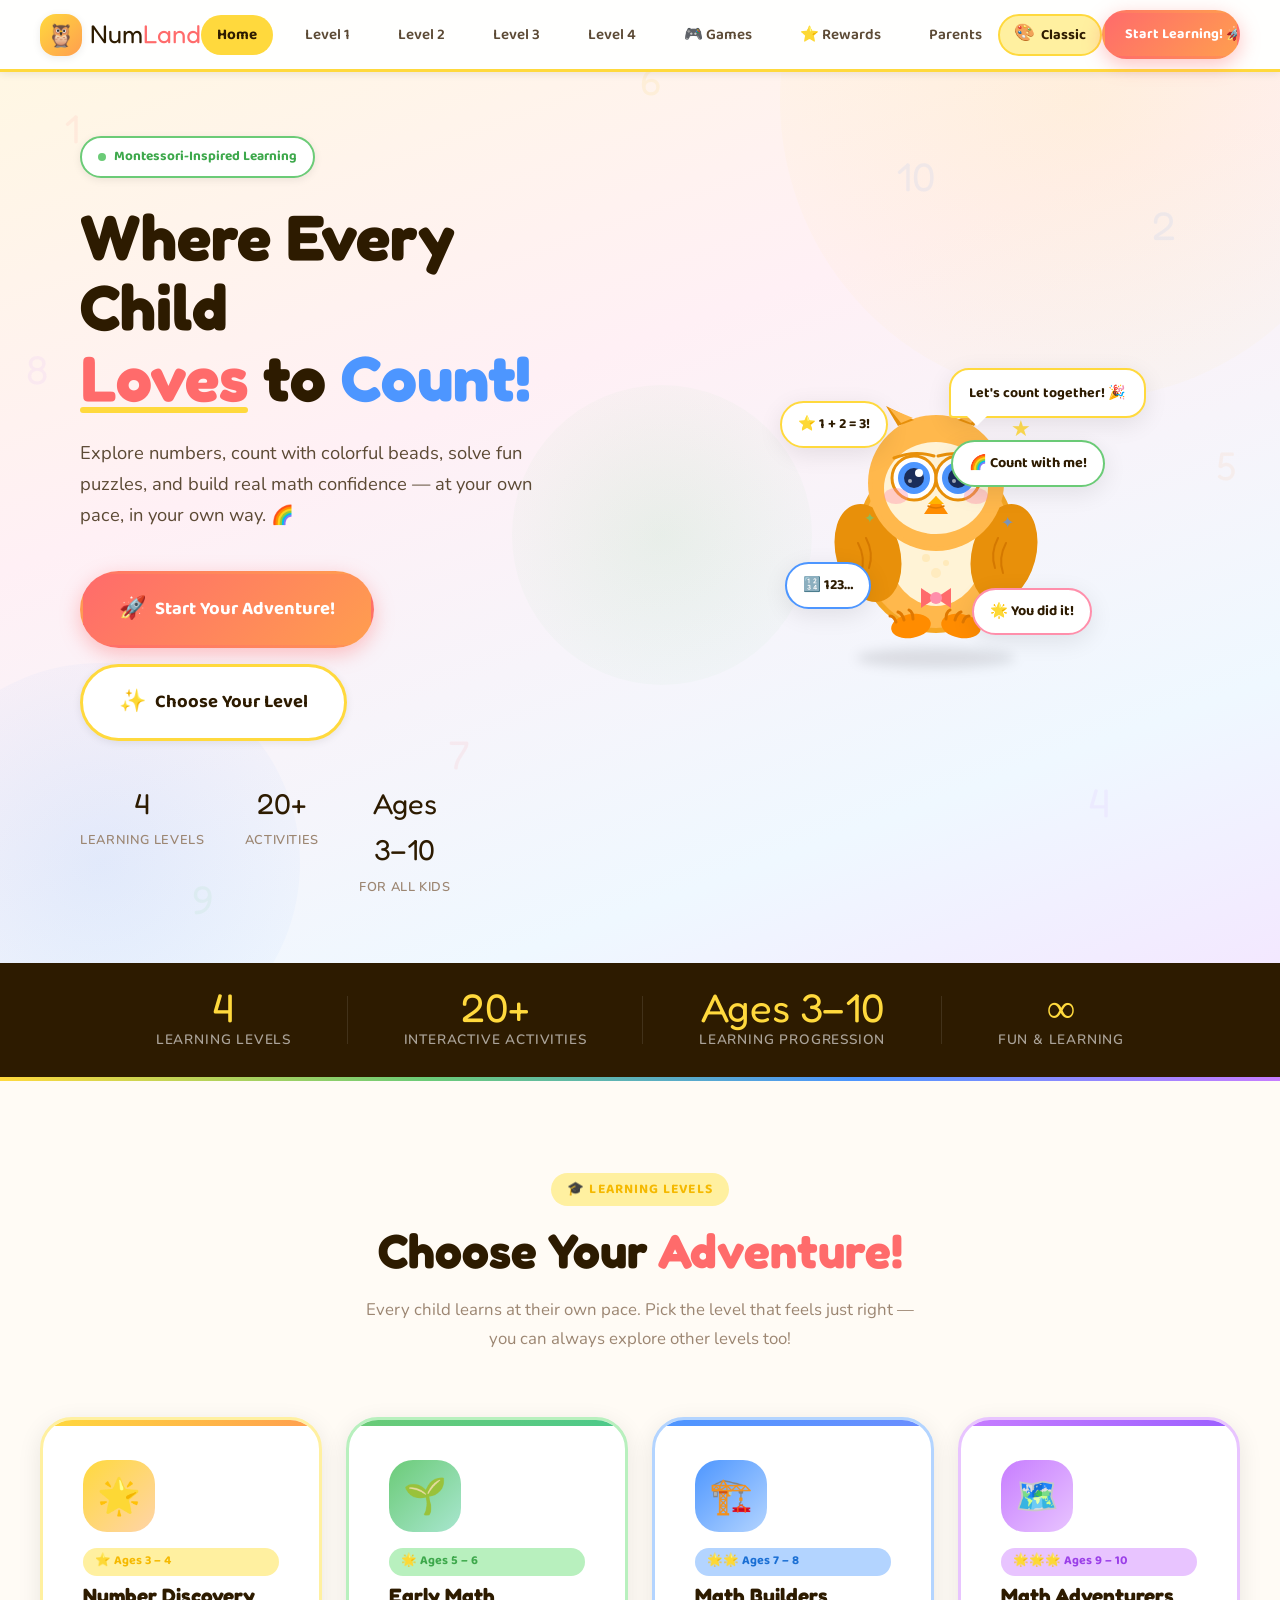
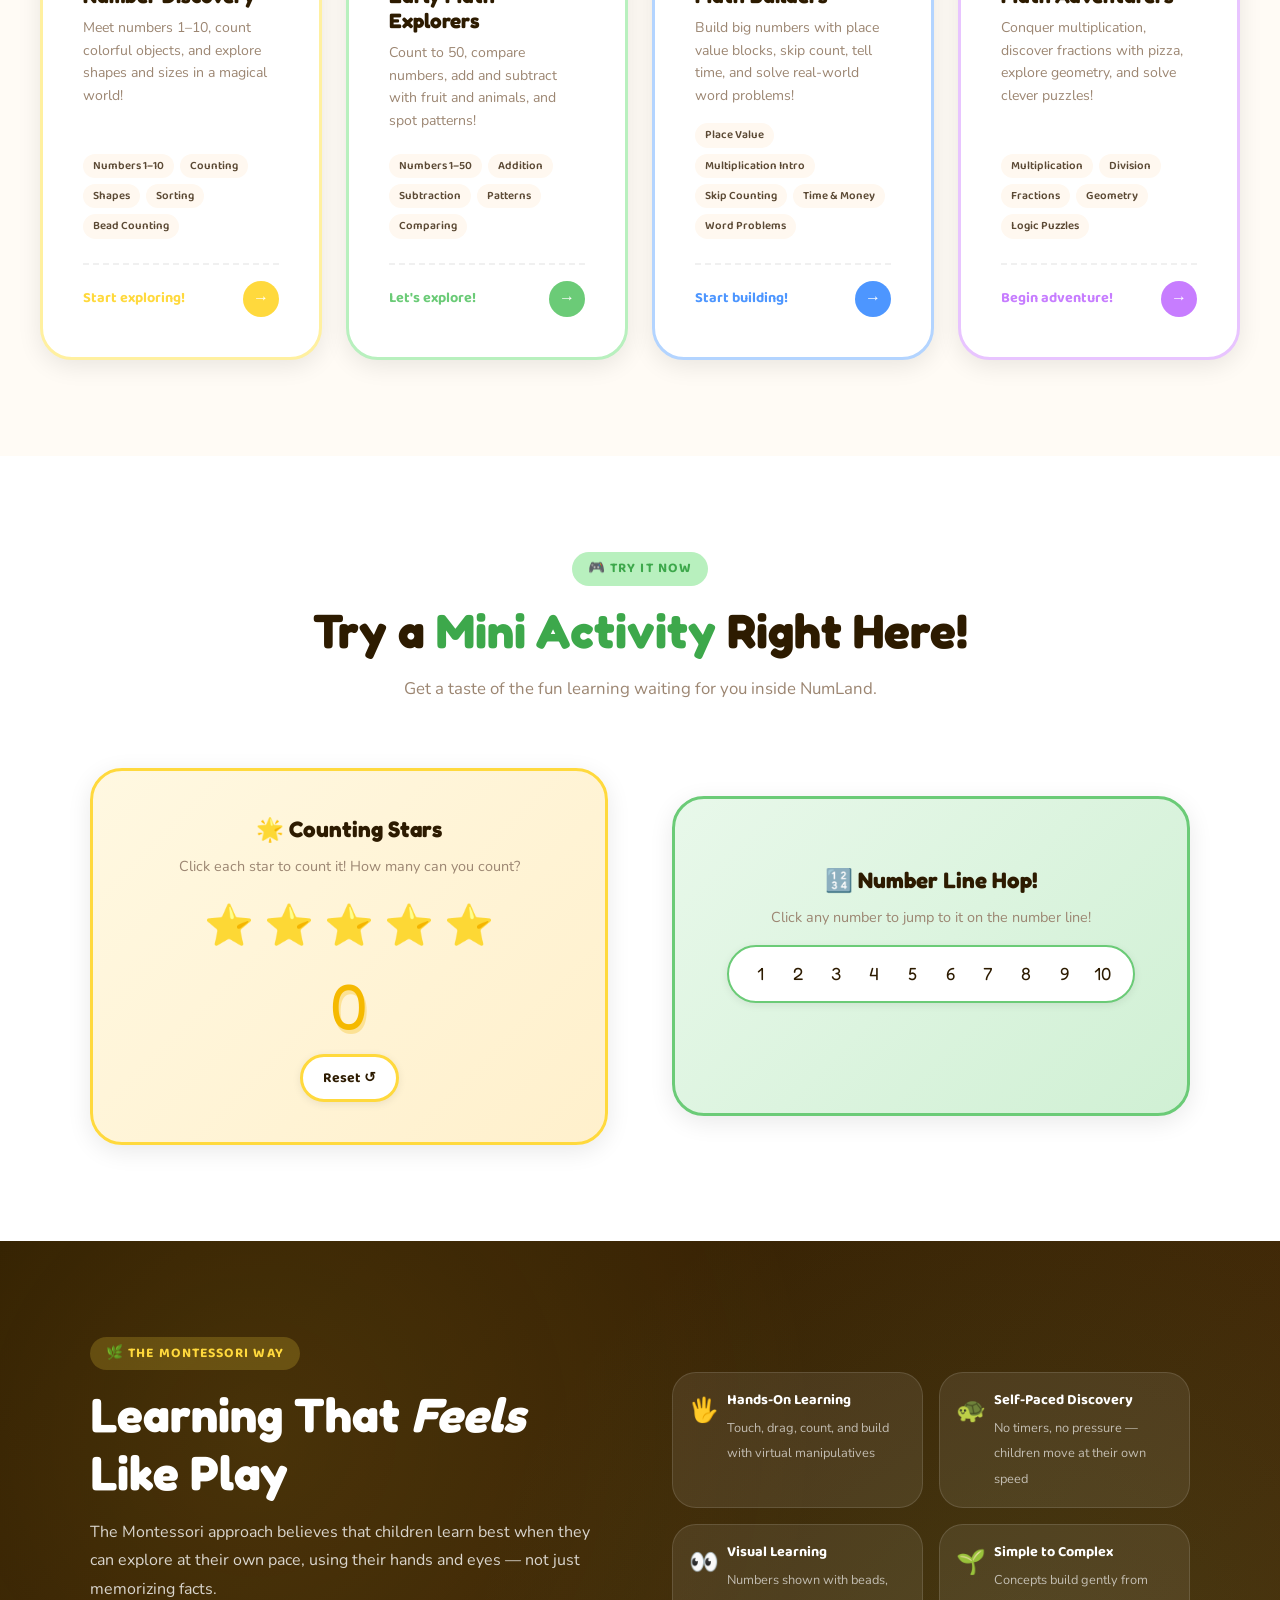
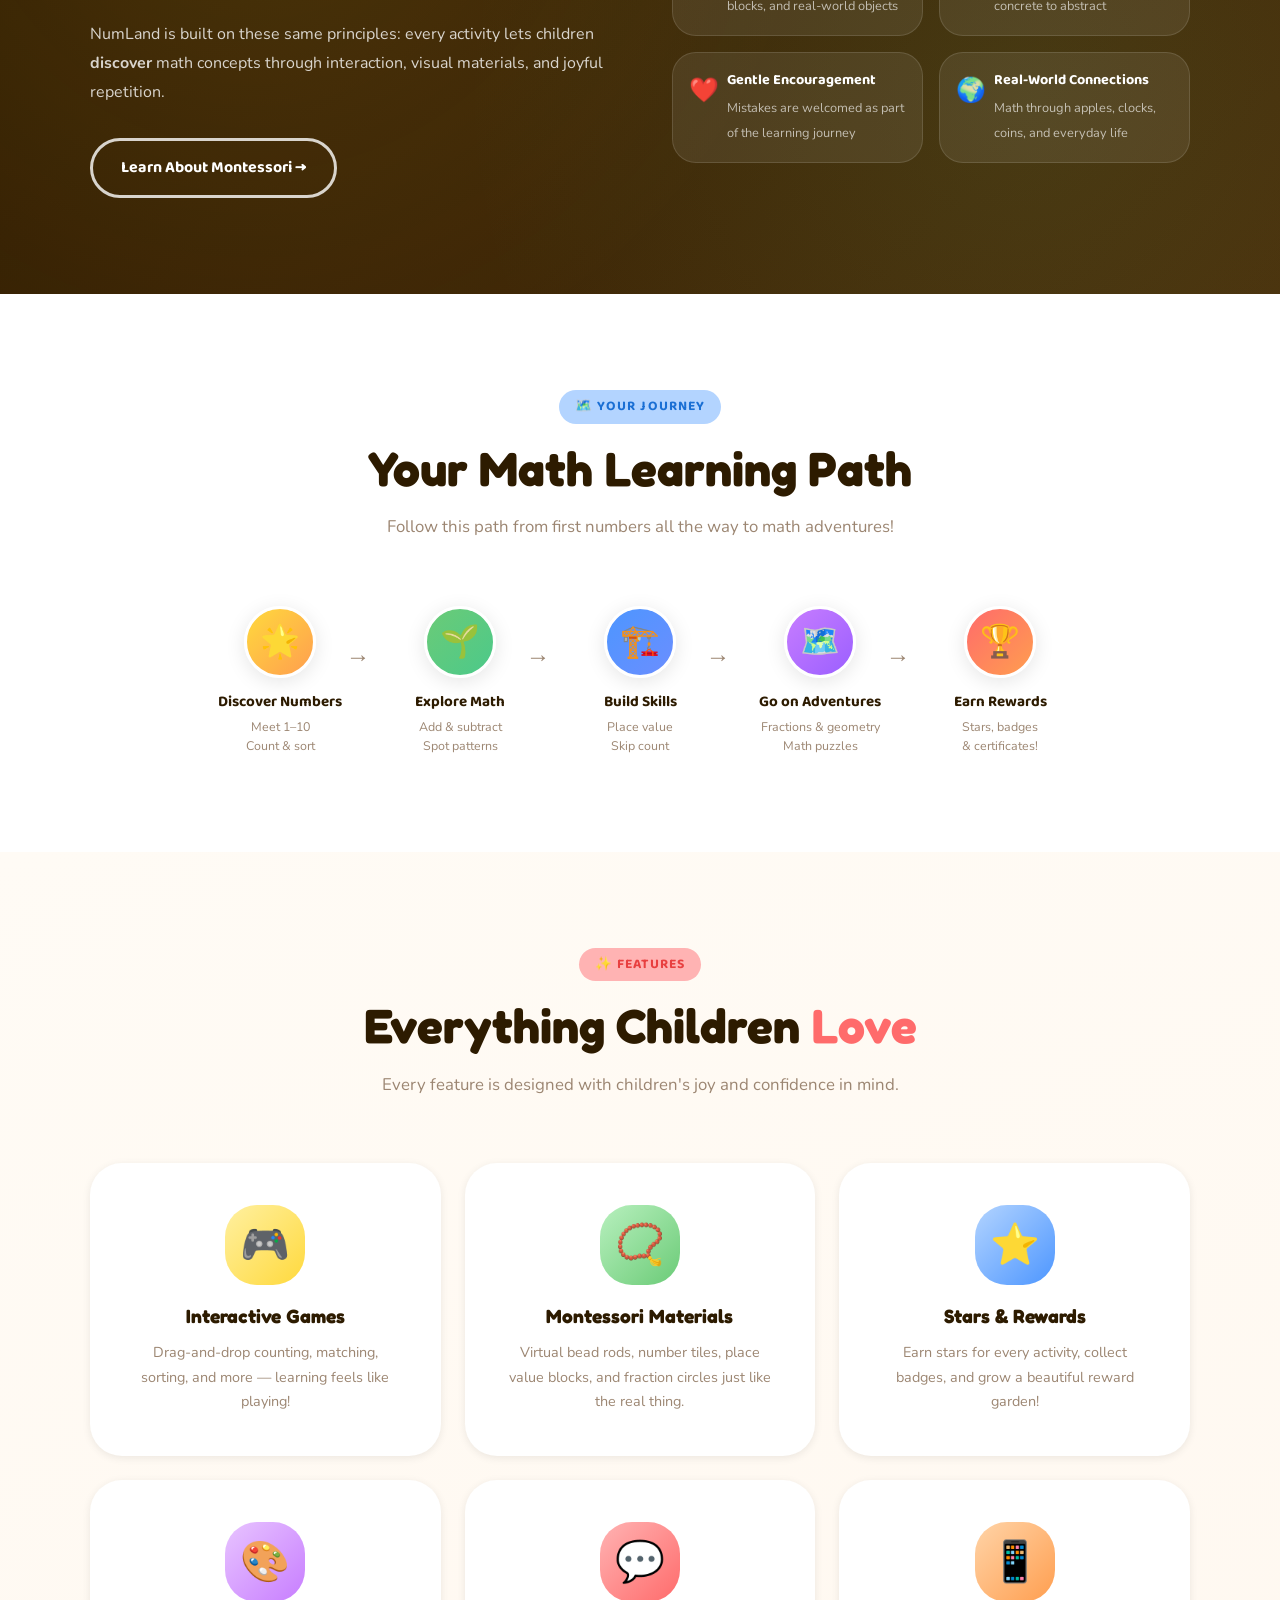
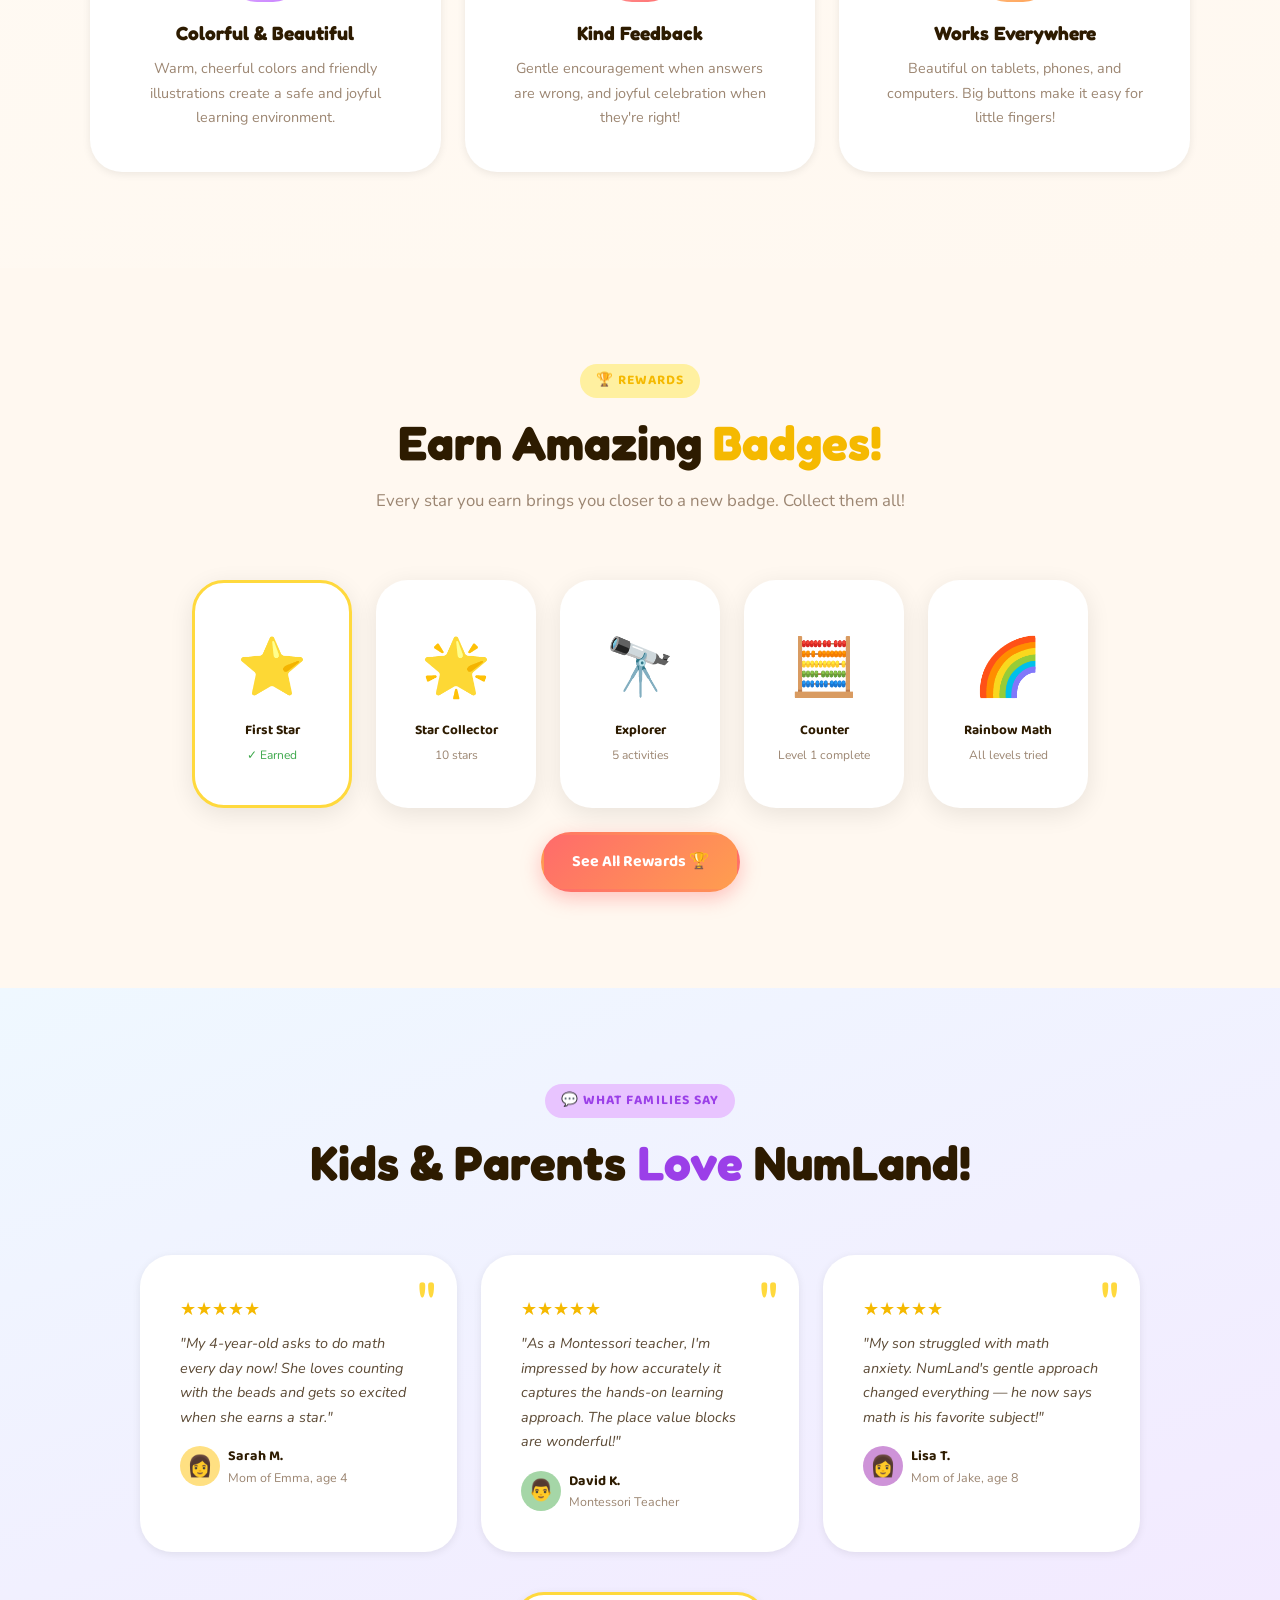
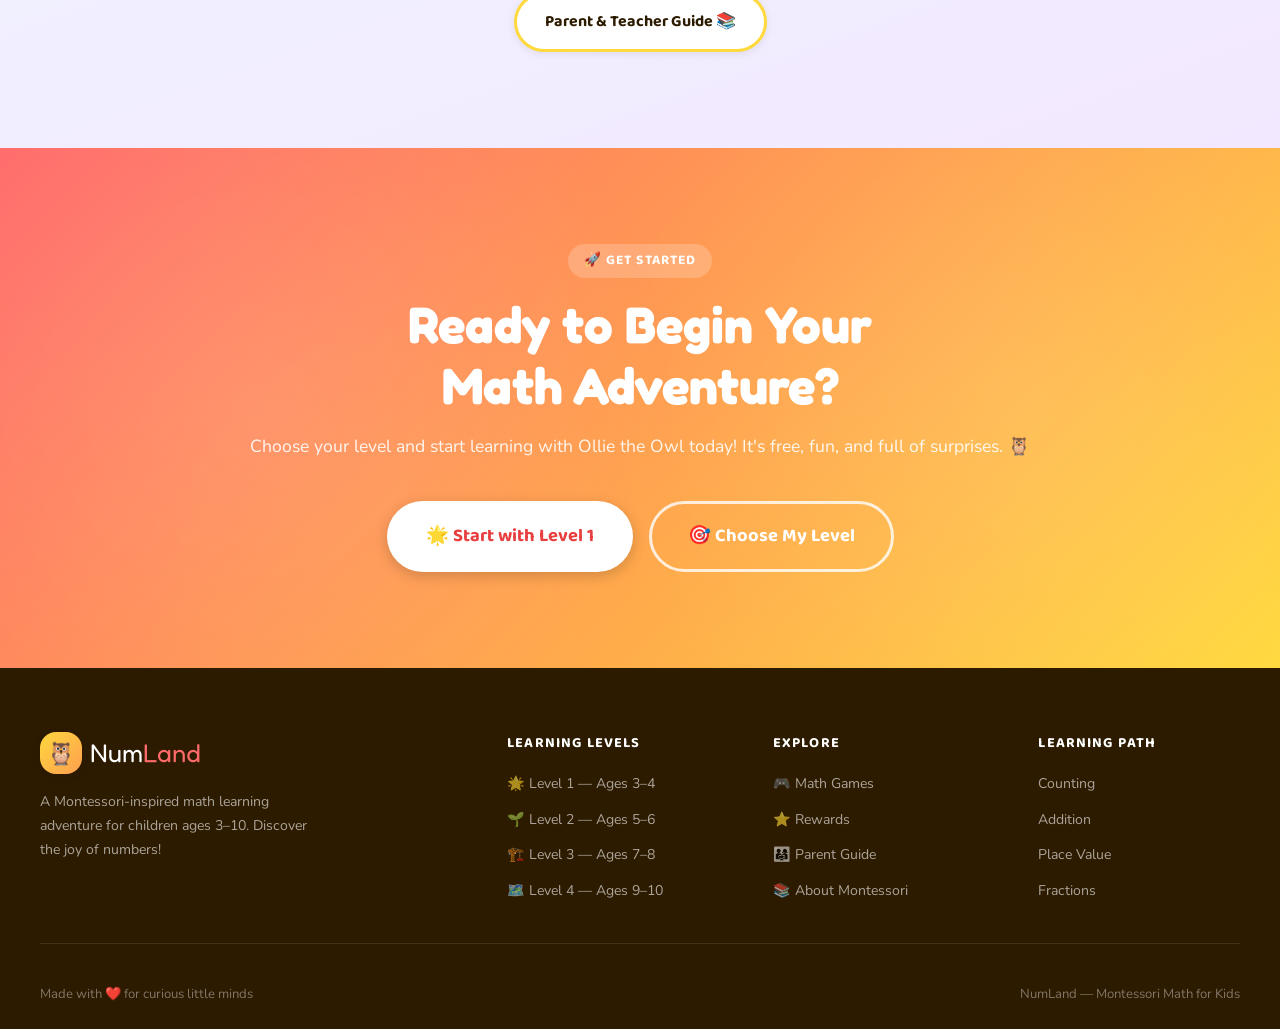
<file: index.html>
<!DOCTYPE html>
<html lang="en">
<head>
  <meta charset="UTF-8" />
  <meta name="viewport" content="width=device-width, initial-scale=1.0" />
  <title>K'NumLand — Montessori Math for Kids 🌟</title>
  <meta name="description" content="Fun, interactive Montessori-style math for kids ages 3–10. Learn numbers, counting, addition, and more through playful exploration!" />
  <link rel="preconnect" href="https://fonts.googleapis.com" />
  <link rel="preconnect" href="https://fonts.gstatic.com" crossorigin />
  <link href="https://fonts.googleapis.com/css2?family=Fredoka+One&family=Nunito:wght@400;500;600;700;800;900&family=Baloo+2:wght@400;600;700;800&display=swap" rel="stylesheet" />
  <link rel="stylesheet" href="css/styles.css?v=2" />
  <script>(function(){try{if(localStorage.getItem('numland-theme')==='pokemon'){document.documentElement.setAttribute('data-theme','pokemon');}}catch(e){}})();</script>
  <style>
    /* Homepage-specific styles */
    .hero-owl {
      width: 260px;
      height: 260px;
      position: relative;
    }

    .mascot-speak-bubble {
      position: absolute;
      top: -20px;
      right: -80px;
      background: white;
      border-radius: 20px 20px 20px 4px;
      padding: 12px 18px;
      font-family: var(--font-fun);
      font-weight: 700;
      font-size: 0.88rem;
      color: var(--text-dark);
      box-shadow: var(--shadow-card);
      border: 2px solid var(--yellow);
      white-space: nowrap;
      animation: floatBubble 3s ease-in-out infinite;
      z-index: 10;
    }

    .mascot-speak-bubble::after {
      content: '';
      position: absolute;
      bottom: -10px;
      left: 16px;
      border: 10px solid transparent;
      border-top-color: white;
      border-bottom: none;
    }

    /* Activity preview interactive elements */
    .preview-counter {
      display: flex;
      flex-direction: column;
      align-items: center;
      gap: 16px;
    }

    .preview-stars {
      display: flex;
      gap: 10px;
      flex-wrap: wrap;
      justify-content: center;
    }

    .preview-star {
      font-size: 2.5rem;
      cursor: pointer;
      transition: transform 0.2s cubic-bezier(0.34, 1.56, 0.64, 1);
      display: inline-block;
    }

    .preview-star:hover { transform: scale(1.3) rotate(20deg); }
    .preview-star.lit { animation: starBurst 0.4s ease; }

    .preview-count {
      font-family: var(--font-display);
      font-size: 4rem;
      color: var(--yellow-dark);
      line-height: 1;
      text-shadow: 2px 4px 0 rgba(245, 185, 0, 0.3);
    }

    /* Number line preview */
    .num-line {
      display: flex;
      align-items: center;
      gap: 0;
      background: white;
      border-radius: var(--radius-full);
      padding: 8px 12px;
      box-shadow: var(--shadow-sm);
      border: 2px solid var(--green);
    }

    .num-line-item {
      width: 38px;
      height: 38px;
      display: flex;
      align-items: center;
      justify-content: center;
      font-family: var(--font-display);
      font-size: 1.1rem;
      color: var(--text-dark);
      border-radius: 50%;
      cursor: pointer;
      transition: all 0.2s cubic-bezier(0.34, 1.56, 0.64, 1);
      flex-shrink: 0;
    }

    .num-line-item:hover {
      background: var(--green-light);
      transform: scale(1.3);
      color: var(--green-dark);
    }

    .num-line-item.active {
      background: var(--green);
      color: white;
      transform: scale(1.2);
    }

    /* Floating decorative elements */
    .decoration {
      position: absolute;
      pointer-events: none;
      font-size: 2rem;
      opacity: 0;
      animation: revealDecor 0.5s ease forwards;
    }

    @keyframes revealDecor {
      to { opacity: 1; }
    }

    /* Stats section */
    .stats-bar {
      background: var(--text-dark);
      padding: 24px var(--space-xl);
    }

    .stats-inner {
      max-width: 1000px;
      margin: 0 auto;
      display: flex;
      justify-content: space-around;
      align-items: center;
      flex-wrap: wrap;
      gap: 24px;
    }

    .stat-item {
      text-align: center;
      color: white;
    }

    .stat-num {
      font-family: var(--font-display);
      font-size: 2.5rem;
      color: var(--yellow);
      display: block;
      line-height: 1;
    }

    .stat-label {
      font-size: 0.85rem;
      color: rgba(255,255,255,0.6);
      font-weight: 600;
      text-transform: uppercase;
      letter-spacing: 0.06em;
    }

    .stat-divider {
      width: 1px;
      height: 48px;
      background: rgba(255,255,255,0.1);
    }

    /* Learning path section */
    .learning-path {
      background: var(--bg-white);
      padding: var(--space-3xl) var(--space-xl);
    }

    .path-steps {
      display: flex;
      align-items: flex-start;
      justify-content: center;
      gap: 0;
      flex-wrap: wrap;
      max-width: 900px;
      margin: 0 auto;
      position: relative;
    }

    .path-step {
      display: flex;
      flex-direction: column;
      align-items: center;
      text-align: center;
      width: 180px;
      position: relative;
      flex-shrink: 0;
    }

    .path-step + .path-step::before {
      content: '→';
      position: absolute;
      left: -24px;
      top: 32px;
      font-size: 1.5rem;
      color: var(--text-light);
    }

    .path-circle {
      width: 72px;
      height: 72px;
      border-radius: 50%;
      display: flex;
      align-items: center;
      justify-content: center;
      font-size: 2rem;
      margin-bottom: 12px;
      box-shadow: var(--shadow-md);
      border: 3px solid white;
      transition: transform var(--transition-bounce);
    }

    .path-circle:hover { transform: scale(1.15) rotate(10deg); }

    .path-step:nth-child(1) .path-circle { background: linear-gradient(135deg, #FFD93D, #FF9E4F); }
    .path-step:nth-child(2) .path-circle { background: linear-gradient(135deg, #6BCB77, #4CC98A); }
    .path-step:nth-child(3) .path-circle { background: linear-gradient(135deg, #4D96FF, #6B8EFF); }
    .path-step:nth-child(4) .path-circle { background: linear-gradient(135deg, #C77DFF, #9B5FFF); }
    .path-step:nth-child(5) .path-circle { background: linear-gradient(135deg, #FF6B6B, #FF9E4F); }

    .path-title {
      font-family: var(--font-fun);
      font-weight: 700;
      font-size: 0.95rem;
      color: var(--text-dark);
      margin-bottom: 4px;
    }

    .path-desc {
      font-size: 0.78rem;
      color: var(--text-light);
      line-height: 1.5;
    }

    /* Device frame for demo */
    .device-frame {
      background: #1A1A2E;
      border-radius: 32px;
      padding: 12px;
      box-shadow: 0 20px 60px rgba(0,0,0,0.3);
      max-width: 320px;
      margin: 0 auto;
    }

    .device-screen {
      background: var(--bg-cream);
      border-radius: 22px;
      overflow: hidden;
      padding: 20px;
    }

    /* Activity card preview mini */
    .mini-activity {
      background: white;
      border-radius: var(--radius-lg);
      padding: 16px;
      box-shadow: var(--shadow-sm);
      margin-bottom: 12px;
    }

    .mini-activity-title {
      font-family: var(--font-fun);
      font-weight: 700;
      font-size: 0.82rem;
      color: var(--text-dark);
      margin-bottom: 10px;
      display: flex;
      align-items: center;
      gap: 8px;
    }

    .mini-numbers {
      display: flex;
      gap: 6px;
    }

    .mini-num {
      width: 36px;
      height: 36px;
      border-radius: 10px;
      display: flex;
      align-items: center;
      justify-content: center;
      font-family: var(--font-display);
      font-size: 1.1rem;
      font-weight: 700;
      cursor: pointer;
      transition: transform 0.2s cubic-bezier(0.34, 1.56, 0.64, 1);
    }

    .mini-num:hover { transform: scale(1.2); }

    .mn-1 { background: #FFE082; color: #F59F00; }
    .mn-2 { background: #A5D6A7; color: #2E7D32; }
    .mn-3 { background: #90CAF9; color: #1565C0; }
    .mn-4 { background: #CE93D8; color: #6A1B9A; }
    .mn-5 { background: #FFCC80; color: #E65100; }
  </style>
</head>
<body>

<!-- NAVIGATION -->
<nav class="nav" role="navigation" aria-label="Main navigation">
  <a href="index.html" class="nav-logo" aria-label="NumLand Home">
    <div class="nav-logo-icon">🦉</div>
    <span class="nav-logo-text">Num<span>Land</span></span>
  </a>

  <ul class="nav-links" role="list">
    <li><a href="index.html" class="nav-link active">Home</a></li>
    <li><a href="level1.html" class="nav-link">Level 1</a></li>
    <li><a href="level2.html" class="nav-link">Level 2</a></li>
    <li><a href="level3.html" class="nav-link">Level 3</a></li>
    <li><a href="level4.html" class="nav-link">Level 4</a></li>
    <li><a href="games.html" class="nav-link">🎮 Games</a></li>
    <li><a href="rewards.html" class="nav-link">⭐ Rewards</a></li>
    <li><a href="parents.html" class="nav-link">Parents</a></li>
  </ul>

  <a href="level1.html" class="btn btn-primary btn-sm nav-btn">Start Learning! 🚀</a>

  <button class="nav-hamburger" aria-label="Toggle menu" aria-expanded="false">
    <span></span><span></span><span></span>
  </button>
</nav>

<!-- MOBILE MENU -->
<nav class="nav-mobile" aria-label="Mobile navigation">
  <a href="index.html" class="nav-link active">🏠 Home</a>
  <a href="level1.html" class="nav-link">🌟 Level 1 — Ages 3–4</a>
  <a href="level2.html" class="nav-link">🌱 Level 2 — Ages 5–6</a>
  <a href="level3.html" class="nav-link">🏗️ Level 3 — Ages 7–8</a>
  <a href="level4.html" class="nav-link">🗺️ Level 4 — Ages 9–10</a>
  <a href="games.html" class="nav-link">🎮 Math Games</a>
  <a href="rewards.html" class="nav-link">⭐ My Rewards</a>
  <a href="parents.html" class="nav-link">👨‍👩‍👧 Parent Guide</a>
  <a href="about.html" class="nav-link">📚 About Montessori</a>
</nav>

<!-- ===================================================
     HERO SECTION
=================================================== -->
<section class="hero" aria-labelledby="hero-title">
  <div class="hero-bg-shapes" aria-hidden="true">
    <div class="hero-shape hero-shape-1"></div>
    <div class="hero-shape hero-shape-2"></div>
    <div class="hero-shape hero-shape-3"></div>
  </div>

  <!-- Floating numbers background -->
  <div class="floating-numbers" aria-hidden="true">
    <span class="float-num">1</span><span class="float-num">2</span>
    <span class="float-num">3</span><span class="float-num">4</span>
    <span class="float-num">5</span><span class="float-num">6</span>
    <span class="float-num">7</span><span class="float-num">8</span>
    <span class="float-num">9</span><span class="float-num">10</span>
  </div>

  <div class="hero-content">
    <!-- Hero Text -->
    <div class="hero-text">
      <div class="hero-badge">
        <span class="hero-badge-dot"></span>
        Montessori-Inspired Learning
      </div>

      <h1 class="hero-title" id="hero-title">
        Where Every Child<br>
        <span class="highlight">Loves</span> to <span class="fun">Count!</span>
      </h1>

      <p class="hero-subtitle">
        Explore numbers, count with colorful beads, solve fun puzzles, and build real math confidence — at your own pace, in your own way. 🌈
      </p>

      <div class="hero-actions">
        <a href="level1.html" class="btn btn-primary btn-lg">
          <span class="btn-icon">🚀</span> Start Your Adventure!
        </a>
        <a href="#levels" class="btn btn-secondary btn-lg">
          <span class="btn-icon">✨</span> Choose Your Level
        </a>
      </div>

      <div class="hero-stats">
        <div class="hero-stat">
          <span class="hero-stat-num">4</span>
          <span class="hero-stat-label">Learning Levels</span>
        </div>
        <div class="hero-stat">
          <span class="hero-stat-num">20+</span>
          <span class="hero-stat-label">Activities</span>
        </div>
        <div class="hero-stat">
          <span class="hero-stat-num">Ages<br>3–10</span>
          <span class="hero-stat-label">For All Kids</span>
        </div>
      </div>
    </div>

    <!-- Hero Visual: Mascot + Bubbles -->
    <div class="hero-visual">
      <div class="hero-mascot-container">
        <div class="mascot-wrap">
          <!-- Ollie the Owl SVG Mascot -->
          <div class="mascot-speak-bubble">
            Let's count together! 🎉
          </div>

          <svg class="hero-owl" viewBox="0 0 260 260" fill="none" xmlns="http://www.w3.org/2000/svg" aria-label="Ollie the Owl mascot">
            <!-- Body -->
            <ellipse cx="130" cy="155" rx="80" ry="90" fill="#F5A623"/>
            <ellipse cx="130" cy="155" rx="75" ry="85" fill="#FFB84C"/>

            <!-- Chest pattern -->
            <ellipse cx="130" cy="160" rx="48" ry="58" fill="#FFF3D6"/>

            <!-- Wings -->
            <ellipse cx="62" cy="165" rx="32" ry="50" fill="#E8900A" transform="rotate(-15 62 165)"/>
            <ellipse cx="198" cy="165" rx="32" ry="50" fill="#E8900A" transform="rotate(15 198 165)"/>

            <!-- Wing feather details -->
            <path d="M52 155 Q60 170 55 185" stroke="#D47800" stroke-width="2" stroke-linecap="round"/>
            <path d="M60 150 Q68 165 63 180" stroke="#D47800" stroke-width="2" stroke-linecap="round"/>
            <path d="M200 155 Q192 170 197 185" stroke="#D47800" stroke-width="2" stroke-linecap="round"/>
            <path d="M192 150 Q184 165 189 180" stroke="#D47800" stroke-width="2" stroke-linecap="round"/>

            <!-- Head -->
            <circle cx="130" cy="95" r="68" fill="#FFB84C"/>
            <circle cx="130" cy="95" r="64" fill="#FFB84C"/>

            <!-- Ear tufts -->
            <polygon points="92,38 80,18 108,32" fill="#E8900A"/>
            <polygon points="168,38 180,18 152,32" fill="#E8900A"/>
            <polygon points="95,35 83,20 107,30" fill="#FFB84C"/>
            <polygon points="165,35 177,20 153,30" fill="#FFB84C"/>

            <!-- Face plate -->
            <ellipse cx="130" cy="100" rx="52" ry="46" fill="#FFF3D6"/>

            <!-- Left eye -->
            <circle cx="108" cy="90" r="22" fill="white"/>
            <circle cx="108" cy="90" r="22" fill="white" stroke="#E8900A" stroke-width="3"/>
            <circle cx="108" cy="90" r="16" fill="#4D96FF"/>
            <circle cx="108" cy="90" r="10" fill="#1A2D5A"/>
            <circle cx="113" cy="85" r="4" fill="white"/>
            <circle cx="104" cy="93" r="2" fill="white" opacity="0.6"/>

            <!-- Right eye -->
            <circle cx="152" cy="90" r="22" fill="white"/>
            <circle cx="152" cy="90" r="22" fill="white" stroke="#E8900A" stroke-width="3"/>
            <circle cx="152" cy="90" r="16" fill="#4D96FF"/>
            <circle cx="152" cy="90" r="10" fill="#1A2D5A"/>
            <circle cx="157" cy="85" r="4" fill="white"/>
            <circle cx="148" cy="93" r="2" fill="white" opacity="0.6"/>

            <!-- Eyebrow accents (friendly expression) -->
            <path d="M88 70 Q108 62 128 68" stroke="#E8900A" stroke-width="3" stroke-linecap="round" fill="none"/>
            <path d="M132 68 Q152 62 172 70" stroke="#E8900A" stroke-width="3" stroke-linecap="round" fill="none"/>

            <!-- Beak -->
            <polygon points="130,108 118,126 142,126" fill="#FF8C00"/>
            <polygon points="130,108 122,116 138,116" fill="#FFB300"/>
            <!-- Beak line -->
            <path d="M122,118 Q130,122 138,118" stroke="#E07800" stroke-width="1.5" fill="none" stroke-linecap="round"/>

            <!-- Blush cheeks -->
            <ellipse cx="90" cy="108" rx="12" ry="8" fill="#FF8FAB" opacity="0.4"/>
            <ellipse cx="170" cy="108" rx="12" ry="8" fill="#FF8FAB" opacity="0.4"/>

            <!-- Feet -->
            <ellipse cx="105" cy="238" rx="20" ry="12" fill="#FF8C00" transform="rotate(-10 105 238)"/>
            <ellipse cx="155" cy="238" rx="20" ry="12" fill="#FF8C00" transform="rotate(10 155 238)"/>
            <!-- Toes -->
            <path d="M90,234 Q88,228 84,228" stroke="#E07800" stroke-width="3" stroke-linecap="round" fill="none"/>
            <path d="M98,232 Q96,225 92,224" stroke="#E07800" stroke-width="3" stroke-linecap="round" fill="none"/>
            <path d="M107,231 Q107,224 103,222" stroke="#E07800" stroke-width="3" stroke-linecap="round" fill="none"/>

            <path d="M140,231 Q140,224 144,222" stroke="#E07800" stroke-width="3" stroke-linecap="round" fill="none"/>
            <path d="M149,232 Q151,225 155,224" stroke="#E07800" stroke-width="3" stroke-linecap="round" fill="none"/>
            <path d="M157,234 Q159,228 163,228" stroke="#E07800" stroke-width="3" stroke-linecap="round" fill="none"/>

            <!-- Bow tie -->
            <polygon points="115,200 130,210 115,220" fill="#FF6B6B"/>
            <polygon points="145,200 130,210 145,220" fill="#FF6B6B"/>
            <circle cx="130" cy="210" r="6" fill="#FF8FAB"/>

            <!-- Belly spots -->
            <circle cx="120" cy="170" r="4" fill="#FFE4A8" opacity="0.6"/>
            <circle cx="140" cy="175" r="3" fill="#FFE4A8" opacity="0.6"/>
            <circle cx="130" cy="185" r="5" fill="#FFE4A8" opacity="0.5"/>

            <!-- Stars around head -->
            <text x="42" y="52" font-size="18" fill="#FFD93D" opacity="0.8">✦</text>
            <text x="205" y="48" font-size="22" fill="#FFD93D" opacity="0.9">★</text>
            <text x="58" y="135" font-size="14" fill="#6BCB77" opacity="0.7">✦</text>
            <text x="195" y="140" font-size="16" fill="#4D96FF" opacity="0.7">✦</text>
          </svg>

          <div class="mascot-shadow"></div>
        </div>

        <!-- Info bubbles around mascot -->
        <div class="hero-bubbles" aria-hidden="true">
          <div class="hero-bubble">⭐ 1 + 2 = 3!</div>
          <div class="hero-bubble">🌈 Count with me!</div>
          <div class="hero-bubble">🔢 123…</div>
          <div class="hero-bubble">🌟 You did it!</div>
        </div>
      </div>
    </div>
  </div>
</section>

<!-- ===================================================
     STATS BAR
=================================================== -->
<div class="stats-bar" aria-label="NumLand statistics">
  <div class="stats-inner">
    <div class="stat-item">
      <span class="stat-num">4</span>
      <span class="stat-label">Learning Levels</span>
    </div>
    <div class="stat-divider" aria-hidden="true"></div>
    <div class="stat-item">
      <span class="stat-num">20+</span>
      <span class="stat-label">Interactive Activities</span>
    </div>
    <div class="stat-divider" aria-hidden="true"></div>
    <div class="stat-item">
      <span class="stat-num">Ages 3–10</span>
      <span class="stat-label">Learning Progression</span>
    </div>
    <div class="stat-divider" aria-hidden="true"></div>
    <div class="stat-item">
      <span class="stat-num">∞</span>
      <span class="stat-label">Fun & Learning</span>
    </div>
  </div>
</div>

<!-- ===================================================
     LEVEL SELECTION CARDS
=================================================== -->
<section class="levels-section" id="levels" aria-labelledby="levels-title">
  <div class="section-header reveal">
    <div class="section-tag yellow">🎓 Learning Levels</div>
    <h2 class="section-title" id="levels-title">
      Choose Your <span style="color:var(--coral)">Adventure!</span>
    </h2>
    <p class="section-subtitle">
      Every child learns at their own pace. Pick the level that feels just right — you can always explore other levels too!
    </p>
  </div>

  <div class="levels-grid">
    <!-- Level 1 -->
    <a href="level1.html" class="level-card level1 reveal" aria-label="Level 1: Number Discovery for ages 3-4">
      <div class="level-card-icon" aria-hidden="true">🌟</div>
      <span class="level-card-age">⭐ Ages 3 – 4</span>
      <h3 class="level-card-title">Number Discovery</h3>
      <p class="level-card-desc">Meet numbers 1–10, count colorful objects, and explore shapes and sizes in a magical world!</p>
      <div class="level-card-topics">
        <span class="level-topic">Numbers 1–10</span>
        <span class="level-topic">Counting</span>
        <span class="level-topic">Shapes</span>
        <span class="level-topic">Sorting</span>
        <span class="level-topic">Bead Counting</span>
      </div>
      <div class="level-card-cta">
        <span class="level-card-cta-text">Start exploring!</span>
        <div class="level-card-arrow">→</div>
      </div>
    </a>

    <!-- Level 2 -->
    <a href="level2.html" class="level-card level2 reveal" aria-label="Level 2: Early Math Explorers for ages 5-6">
      <div class="level-card-icon" aria-hidden="true">🌱</div>
      <span class="level-card-age">🌟 Ages 5 – 6</span>
      <h3 class="level-card-title">Early Math Explorers</h3>
      <p class="level-card-desc">Count to 50, compare numbers, add and subtract with fruit and animals, and spot patterns!</p>
      <div class="level-card-topics">
        <span class="level-topic">Numbers 1–50</span>
        <span class="level-topic">Addition</span>
        <span class="level-topic">Subtraction</span>
        <span class="level-topic">Patterns</span>
        <span class="level-topic">Comparing</span>
      </div>
      <div class="level-card-cta">
        <span class="level-card-cta-text">Let's explore!</span>
        <div class="level-card-arrow">→</div>
      </div>
    </a>

    <!-- Level 3 -->
    <a href="level3.html" class="level-card level3 reveal" aria-label="Level 3: Math Builders for ages 7-8">
      <div class="level-card-icon" aria-hidden="true">🏗️</div>
      <span class="level-card-age">🌟🌟 Ages 7 – 8</span>
      <h3 class="level-card-title">Math Builders</h3>
      <p class="level-card-desc">Build big numbers with place value blocks, skip count, tell time, and solve real-world word problems!</p>
      <div class="level-card-topics">
        <span class="level-topic">Place Value</span>
        <span class="level-topic">Multiplication Intro</span>
        <span class="level-topic">Skip Counting</span>
        <span class="level-topic">Time & Money</span>
        <span class="level-topic">Word Problems</span>
      </div>
      <div class="level-card-cta">
        <span class="level-card-cta-text">Start building!</span>
        <div class="level-card-arrow">→</div>
      </div>
    </a>

    <!-- Level 4 -->
    <a href="level4.html" class="level-card level4 reveal" aria-label="Level 4: Math Adventurers for ages 9-10">
      <div class="level-card-icon" aria-hidden="true">🗺️</div>
      <span class="level-card-age">🌟🌟🌟 Ages 9 – 10</span>
      <h3 class="level-card-title">Math Adventurers</h3>
      <p class="level-card-desc">Conquer multiplication, discover fractions with pizza, explore geometry, and solve clever puzzles!</p>
      <div class="level-card-topics">
        <span class="level-topic">Multiplication</span>
        <span class="level-topic">Division</span>
        <span class="level-topic">Fractions</span>
        <span class="level-topic">Geometry</span>
        <span class="level-topic">Logic Puzzles</span>
      </div>
      <div class="level-card-cta">
        <span class="level-card-cta-text">Begin adventure!</span>
        <div class="level-card-arrow">→</div>
      </div>
    </a>
  </div>
</section>

<!-- ===================================================
     INTERACTIVE PREVIEW
=================================================== -->
<section class="activities-preview section" aria-labelledby="preview-title">
  <div class="section-inner">
    <div class="section-header reveal">
      <div class="section-tag green">🎮 Try It Now</div>
      <h2 class="section-title" id="preview-title">
        Try a <span style="color:var(--green-dark)">Mini Activity</span> Right Here!
      </h2>
      <p class="section-subtitle">Get a taste of the fun learning waiting for you inside NumLand.</p>
    </div>

    <div class="activities-showcase">
      <!-- Counter preview -->
      <div class="activity-preview-card reveal">
        <h3 class="activity-preview-title">🌟 Counting Stars</h3>
        <p class="activity-preview-text">Click each star to count it! How many can you count?</p>
        <div class="preview-counter">
          <div class="preview-stars" id="preview-star-area" role="group" aria-label="Count these stars">
            <span class="preview-star" role="button" tabindex="0" aria-label="Star 1">⭐</span>
            <span class="preview-star" role="button" tabindex="0" aria-label="Star 2">⭐</span>
            <span class="preview-star" role="button" tabindex="0" aria-label="Star 3">⭐</span>
            <span class="preview-star" role="button" tabindex="0" aria-label="Star 4">⭐</span>
            <span class="preview-star" role="button" tabindex="0" aria-label="Star 5">⭐</span>
          </div>
          <div class="preview-count" id="preview-count" aria-live="polite" aria-label="Count: 0">0</div>
          <button class="btn btn-secondary btn-sm" onclick="resetPreview()">Reset ↺</button>
        </div>
      </div>

      <!-- Number line preview -->
      <div class="activity-preview-card green-theme reveal">
        <h3 class="activity-preview-title">🔢 Number Line Hop!</h3>
        <p class="activity-preview-text">Click any number to jump to it on the number line!</p>
        <div style="display:flex;flex-direction:column;align-items:center;gap:16px;">
          <div class="num-line" role="group" aria-label="Number line 1 to 10">
            <div class="num-line-item" data-num="1" onclick="numLineHop(this)" tabindex="0" role="button">1</div>
            <div class="num-line-item" data-num="2" onclick="numLineHop(this)" tabindex="0" role="button">2</div>
            <div class="num-line-item" data-num="3" onclick="numLineHop(this)" tabindex="0" role="button">3</div>
            <div class="num-line-item" data-num="4" onclick="numLineHop(this)" tabindex="0" role="button">4</div>
            <div class="num-line-item" data-num="5" onclick="numLineHop(this)" tabindex="0" role="button">5</div>
            <div class="num-line-item" data-num="6" onclick="numLineHop(this)" tabindex="0" role="button">6</div>
            <div class="num-line-item" data-num="7" onclick="numLineHop(this)" tabindex="0" role="button">7</div>
            <div class="num-line-item" data-num="8" onclick="numLineHop(this)" tabindex="0" role="button">8</div>
            <div class="num-line-item" data-num="9" onclick="numLineHop(this)" tabindex="0" role="button">9</div>
            <div class="num-line-item" data-num="10" onclick="numLineHop(this)" tabindex="0" role="button">10</div>
          </div>
          <div id="num-line-msg" style="font-family:var(--font-fun);font-weight:700;font-size:1.1rem;color:var(--green-dark);min-height:32px;" aria-live="polite"></div>
        </div>
      </div>
    </div>
  </div>
</section>

<!-- ===================================================
     MONTESSORI SECTION
=================================================== -->
<section class="montessori-section" aria-labelledby="montessori-title">
  <div class="montessori-content">
    <div class="montessori-text reveal">
      <div class="section-tag">🌿 The Montessori Way</div>
      <h2 class="section-title" id="montessori-title">Learning That <em>Feels</em> Like Play</h2>
      <p>The Montessori approach believes that children learn best when they can explore at their own pace, using their hands and eyes — not just memorizing facts.</p>
      <p>NumLand is built on these same principles: every activity lets children <strong>discover</strong> math concepts through interaction, visual materials, and joyful repetition.</p>
      <a href="about.html" class="btn btn-outline-white" style="margin-top:16px;">Learn About Montessori →</a>
    </div>

    <div class="montessori-principles reveal">
      <div class="principle-item">
        <span class="principle-icon">🖐️</span>
        <div class="principle-text">
          <strong>Hands-On Learning</strong>
          <span>Touch, drag, count, and build with virtual manipulatives</span>
        </div>
      </div>
      <div class="principle-item">
        <span class="principle-icon">🐢</span>
        <div class="principle-text">
          <strong>Self-Paced Discovery</strong>
          <span>No timers, no pressure — children move at their own speed</span>
        </div>
      </div>
      <div class="principle-item">
        <span class="principle-icon">👀</span>
        <div class="principle-text">
          <strong>Visual Learning</strong>
          <span>Numbers shown with beads, blocks, and real-world objects</span>
        </div>
      </div>
      <div class="principle-item">
        <span class="principle-icon">🌱</span>
        <div class="principle-text">
          <strong>Simple to Complex</strong>
          <span>Concepts build gently from concrete to abstract</span>
        </div>
      </div>
      <div class="principle-item">
        <span class="principle-icon">❤️</span>
        <div class="principle-text">
          <strong>Gentle Encouragement</strong>
          <span>Mistakes are welcomed as part of the learning journey</span>
        </div>
      </div>
      <div class="principle-item">
        <span class="principle-icon">🌍</span>
        <div class="principle-text">
          <strong>Real-World Connections</strong>
          <span>Math through apples, clocks, coins, and everyday life</span>
        </div>
      </div>
    </div>
  </div>
</section>

<!-- ===================================================
     LEARNING PATH
=================================================== -->
<section class="learning-path" aria-labelledby="path-title">
  <div class="section-header reveal">
    <div class="section-tag blue">🗺️ Your Journey</div>
    <h2 class="section-title" id="path-title">Your Math Learning Path</h2>
    <p class="section-subtitle">Follow this path from first numbers all the way to math adventures!</p>
  </div>

  <div class="path-steps reveal">
    <div class="path-step">
      <div class="path-circle" aria-hidden="true">🌟</div>
      <div class="path-title">Discover Numbers</div>
      <div class="path-desc">Meet 1–10<br>Count & sort</div>
    </div>
    <div class="path-step">
      <div class="path-circle" aria-hidden="true">🌱</div>
      <div class="path-title">Explore Math</div>
      <div class="path-desc">Add & subtract<br>Spot patterns</div>
    </div>
    <div class="path-step">
      <div class="path-circle" aria-hidden="true">🏗️</div>
      <div class="path-title">Build Skills</div>
      <div class="path-desc">Place value<br>Skip count</div>
    </div>
    <div class="path-step">
      <div class="path-circle" aria-hidden="true">🗺️</div>
      <div class="path-title">Go on Adventures</div>
      <div class="path-desc">Fractions & geometry<br>Math puzzles</div>
    </div>
    <div class="path-step">
      <div class="path-circle" aria-hidden="true">🏆</div>
      <div class="path-title">Earn Rewards</div>
      <div class="path-desc">Stars, badges<br>& certificates!</div>
    </div>
  </div>
</section>

<!-- ===================================================
     FEATURES SECTION
=================================================== -->
<section class="features-section" aria-labelledby="features-title">
  <div class="section-inner">
    <div class="section-header reveal">
      <div class="section-tag coral">✨ Features</div>
      <h2 class="section-title" id="features-title">Everything Children <span style="color:var(--coral)">Love</span></h2>
      <p class="section-subtitle">Every feature is designed with children's joy and confidence in mind.</p>
    </div>

    <div class="features-grid">
      <div class="feature-card reveal">
        <div class="feature-icon yellow" aria-hidden="true">🎮</div>
        <h3 class="feature-title">Interactive Games</h3>
        <p class="feature-desc">Drag-and-drop counting, matching, sorting, and more — learning feels like playing!</p>
      </div>
      <div class="feature-card reveal">
        <div class="feature-icon green" aria-hidden="true">📿</div>
        <h3 class="feature-title">Montessori Materials</h3>
        <p class="feature-desc">Virtual bead rods, number tiles, place value blocks, and fraction circles just like the real thing.</p>
      </div>
      <div class="feature-card reveal">
        <div class="feature-icon blue" aria-hidden="true">⭐</div>
        <h3 class="feature-title">Stars & Rewards</h3>
        <p class="feature-desc">Earn stars for every activity, collect badges, and grow a beautiful reward garden!</p>
      </div>
      <div class="feature-card reveal">
        <div class="feature-icon purple" aria-hidden="true">🎨</div>
        <h3 class="feature-title">Colorful & Beautiful</h3>
        <p class="feature-desc">Warm, cheerful colors and friendly illustrations create a safe and joyful learning environment.</p>
      </div>
      <div class="feature-card reveal">
        <div class="feature-icon coral" aria-hidden="true">💬</div>
        <h3 class="feature-title">Kind Feedback</h3>
        <p class="feature-desc">Gentle encouragement when answers are wrong, and joyful celebration when they're right!</p>
      </div>
      <div class="feature-card reveal">
        <div class="feature-icon orange" aria-hidden="true">📱</div>
        <h3 class="feature-title">Works Everywhere</h3>
        <p class="feature-desc">Beautiful on tablets, phones, and computers. Big buttons make it easy for little fingers!</p>
      </div>
    </div>
  </div>
</section>

<!-- ===================================================
     REWARDS PREVIEW
=================================================== -->
<section class="rewards-preview section" aria-labelledby="rewards-title">
  <div class="section-inner">
    <div class="section-header reveal">
      <div class="section-tag yellow">🏆 Rewards</div>
      <h2 class="section-title" id="rewards-title">Earn Amazing <span style="color:var(--yellow-dark)">Badges!</span></h2>
      <p class="section-subtitle">Every star you earn brings you closer to a new badge. Collect them all!</p>
    </div>

    <div class="rewards-display reveal">
      <div class="badge-card earned">
        <span class="badge-icon">⭐</span>
        <div class="badge-name">First Star</div>
        <div class="badge-status earned">✓ Earned</div>
      </div>
      <div class="badge-card">
        <span class="badge-icon">🌟</span>
        <div class="badge-name">Star Collector</div>
        <div class="badge-status">10 stars</div>
      </div>
      <div class="badge-card">
        <span class="badge-icon">🔭</span>
        <div class="badge-name">Explorer</div>
        <div class="badge-status">5 activities</div>
      </div>
      <div class="badge-card">
        <span class="badge-icon">🧮</span>
        <div class="badge-name">Counter</div>
        <div class="badge-status">Level 1 complete</div>
      </div>
      <div class="badge-card">
        <span class="badge-icon">🌈</span>
        <div class="badge-name">Rainbow Math</div>
        <div class="badge-status">All levels tried</div>
      </div>
    </div>

    <div class="text-center mt-lg">
      <a href="rewards.html" class="btn btn-primary">See All Rewards 🏆</a>
    </div>
  </div>
</section>

<!-- ===================================================
     TESTIMONIALS
=================================================== -->
<section class="parents-preview" aria-labelledby="testimonials-title">
  <div class="section-inner">
    <div class="section-header reveal">
      <div class="section-tag purple">💬 What Families Say</div>
      <h2 class="section-title" id="testimonials-title">Kids & Parents <span style="color:var(--purple-dark)">Love</span> NumLand!</h2>
    </div>

    <div class="testimonials-grid">
      <div class="testimonial-card reveal">
        <div class="testimonial-stars">★★★★★</div>
        <p class="testimonial-text">"My 4-year-old asks to do math every day now! She loves counting with the beads and gets so excited when she earns a star."</p>
        <div class="testimonial-author">
          <div class="testimonial-avatar" style="background:#FFE082;">👩</div>
          <div>
            <div class="testimonial-name">Sarah M.</div>
            <div class="testimonial-role">Mom of Emma, age 4</div>
          </div>
        </div>
      </div>
      <div class="testimonial-card reveal">
        <div class="testimonial-stars">★★★★★</div>
        <p class="testimonial-text">"As a Montessori teacher, I'm impressed by how accurately it captures the hands-on learning approach. The place value blocks are wonderful!"</p>
        <div class="testimonial-author">
          <div class="testimonial-avatar" style="background:#A5D6A7;">👨</div>
          <div>
            <div class="testimonial-name">David K.</div>
            <div class="testimonial-role">Montessori Teacher</div>
          </div>
        </div>
      </div>
      <div class="testimonial-card reveal">
        <div class="testimonial-stars">★★★★★</div>
        <p class="testimonial-text">"My son struggled with math anxiety. NumLand's gentle approach changed everything — he now says math is his favorite subject!"</p>
        <div class="testimonial-author">
          <div class="testimonial-avatar" style="background:#CE93D8;">👩</div>
          <div>
            <div class="testimonial-name">Lisa T.</div>
            <div class="testimonial-role">Mom of Jake, age 8</div>
          </div>
        </div>
      </div>
    </div>

    <div class="text-center mt-xl reveal">
      <a href="parents.html" class="btn btn-secondary">Parent & Teacher Guide 📚</a>
    </div>
  </div>
</section>

<!-- ===================================================
     CTA SECTION
=================================================== -->
<section class="cta-section" aria-labelledby="cta-title">
  <div class="section-inner">
    <div class="section-tag" style="background:rgba(255,255,255,0.2);color:white;" aria-hidden="true">🚀 Get Started</div>
    <h2 class="section-title" id="cta-title">Ready to Begin Your<br>Math Adventure?</h2>
    <p>Choose your level and start learning with Ollie the Owl today! It's free, fun, and full of surprises. <span class="mascot-inline">🦉</span></p>
    <div class="cta-buttons">
      <a href="level1.html" class="btn btn-white btn-lg">
        🌟 Start with Level 1
      </a>
      <a href="#levels" class="btn btn-outline-white btn-lg">
        🎯 Choose My Level
      </a>
    </div>
  </div>
</section>

<!-- ===================================================
     FOOTER
=================================================== -->
<footer class="footer" role="contentinfo">
  <div class="footer-inner">
    <div class="footer-top">
      <div class="footer-brand">
        <a href="index.html" class="nav-logo" style="margin-bottom:16px;">
          <div class="nav-logo-icon">🦉</div>
          <span class="nav-logo-text">Num<span>Land</span></span>
        </a>
        <p>A Montessori-inspired math learning adventure for children ages 3–10. Discover the joy of numbers!</p>
      </div>
      <div>
        <div class="footer-col-title">Learning Levels</div>
        <ul class="footer-links">
          <li><a href="level1.html" class="footer-link">🌟 Level 1 — Ages 3–4</a></li>
          <li><a href="level2.html" class="footer-link">🌱 Level 2 — Ages 5–6</a></li>
          <li><a href="level3.html" class="footer-link">🏗️ Level 3 — Ages 7–8</a></li>
          <li><a href="level4.html" class="footer-link">🗺️ Level 4 — Ages 9–10</a></li>
        </ul>
      </div>
      <div>
        <div class="footer-col-title">Explore</div>
        <ul class="footer-links">
          <li><a href="games.html" class="footer-link">🎮 Math Games</a></li>
          <li><a href="rewards.html" class="footer-link">⭐ Rewards</a></li>
          <li><a href="parents.html" class="footer-link">👨‍👩‍👧 Parent Guide</a></li>
          <li><a href="about.html" class="footer-link">📚 About Montessori</a></li>
        </ul>
      </div>
      <div>
        <div class="footer-col-title">Learning Path</div>
        <ul class="footer-links">
          <li><a href="level1.html#counting" class="footer-link">Counting</a></li>
          <li><a href="level2.html#addition" class="footer-link">Addition</a></li>
          <li><a href="level3.html#place-value" class="footer-link">Place Value</a></li>
          <li><a href="level4.html#fractions" class="footer-link">Fractions</a></li>
        </ul>
      </div>
    </div>

    <div class="footer-bottom">
      <span>Made with <span class="footer-hearts">❤️</span> for curious little minds</span>
      <span>NumLand — Montessori Math for Kids</span>
    </div>
  </div>
</footer>

<script src="js/app.js"></script>
<script>
  // Preview Star Counter
  let previewCount = 0;
  const previewCountEl = document.getElementById('preview-count');
  const previewStars = document.querySelectorAll('.preview-star');

  previewStars.forEach((star, i) => {
    star.addEventListener('click', function() {
      if (this.classList.contains('lit')) return;
      this.classList.add('lit');
      previewCount++;
      previewCountEl.textContent = previewCount;
      previewCountEl.style.animation = 'none';
      void previewCountEl.offsetWidth;
      previewCountEl.style.animation = 'popIn 0.3s cubic-bezier(0.34, 1.56, 0.64, 1)';

      if (previewCount === 5) {
        setTimeout(() => {
          previewCountEl.textContent = '🎉';
          previewCountEl.style.animation = 'starBurst 0.5s ease';
        }, 300);
      }
    });
    star.addEventListener('keydown', function(e) {
      if (e.key === 'Enter' || e.key === ' ') { e.preventDefault(); this.click(); }
    });
  });

  function resetPreview() {
    previewCount = 0;
    previewCountEl.textContent = '0';
    previewStars.forEach(s => s.classList.remove('lit'));
  }

  // Number Line
  function numLineHop(el) {
    document.querySelectorAll('.num-line-item').forEach(n => n.classList.remove('active'));
    el.classList.add('active');
    const num = el.dataset.num;
    const messages = {
      '1': 'One! 🌟', '2': 'Two! 🎉', '3': 'Three! ✨',
      '4': 'Four! 🌈', '5': 'Five — halfway! ⭐',
      '6': 'Six! 🎈', '7': 'Lucky Seven! 🍀',
      '8': 'Eight! 🌺', '9': 'Almost ten! 😊',
      '10': 'TEN! You made it! 🏆'
    };
    const msgEl = document.getElementById('num-line-msg');
    if (msgEl) msgEl.textContent = messages[num] || num;
  }
</script>
</body>
</html>
</file>
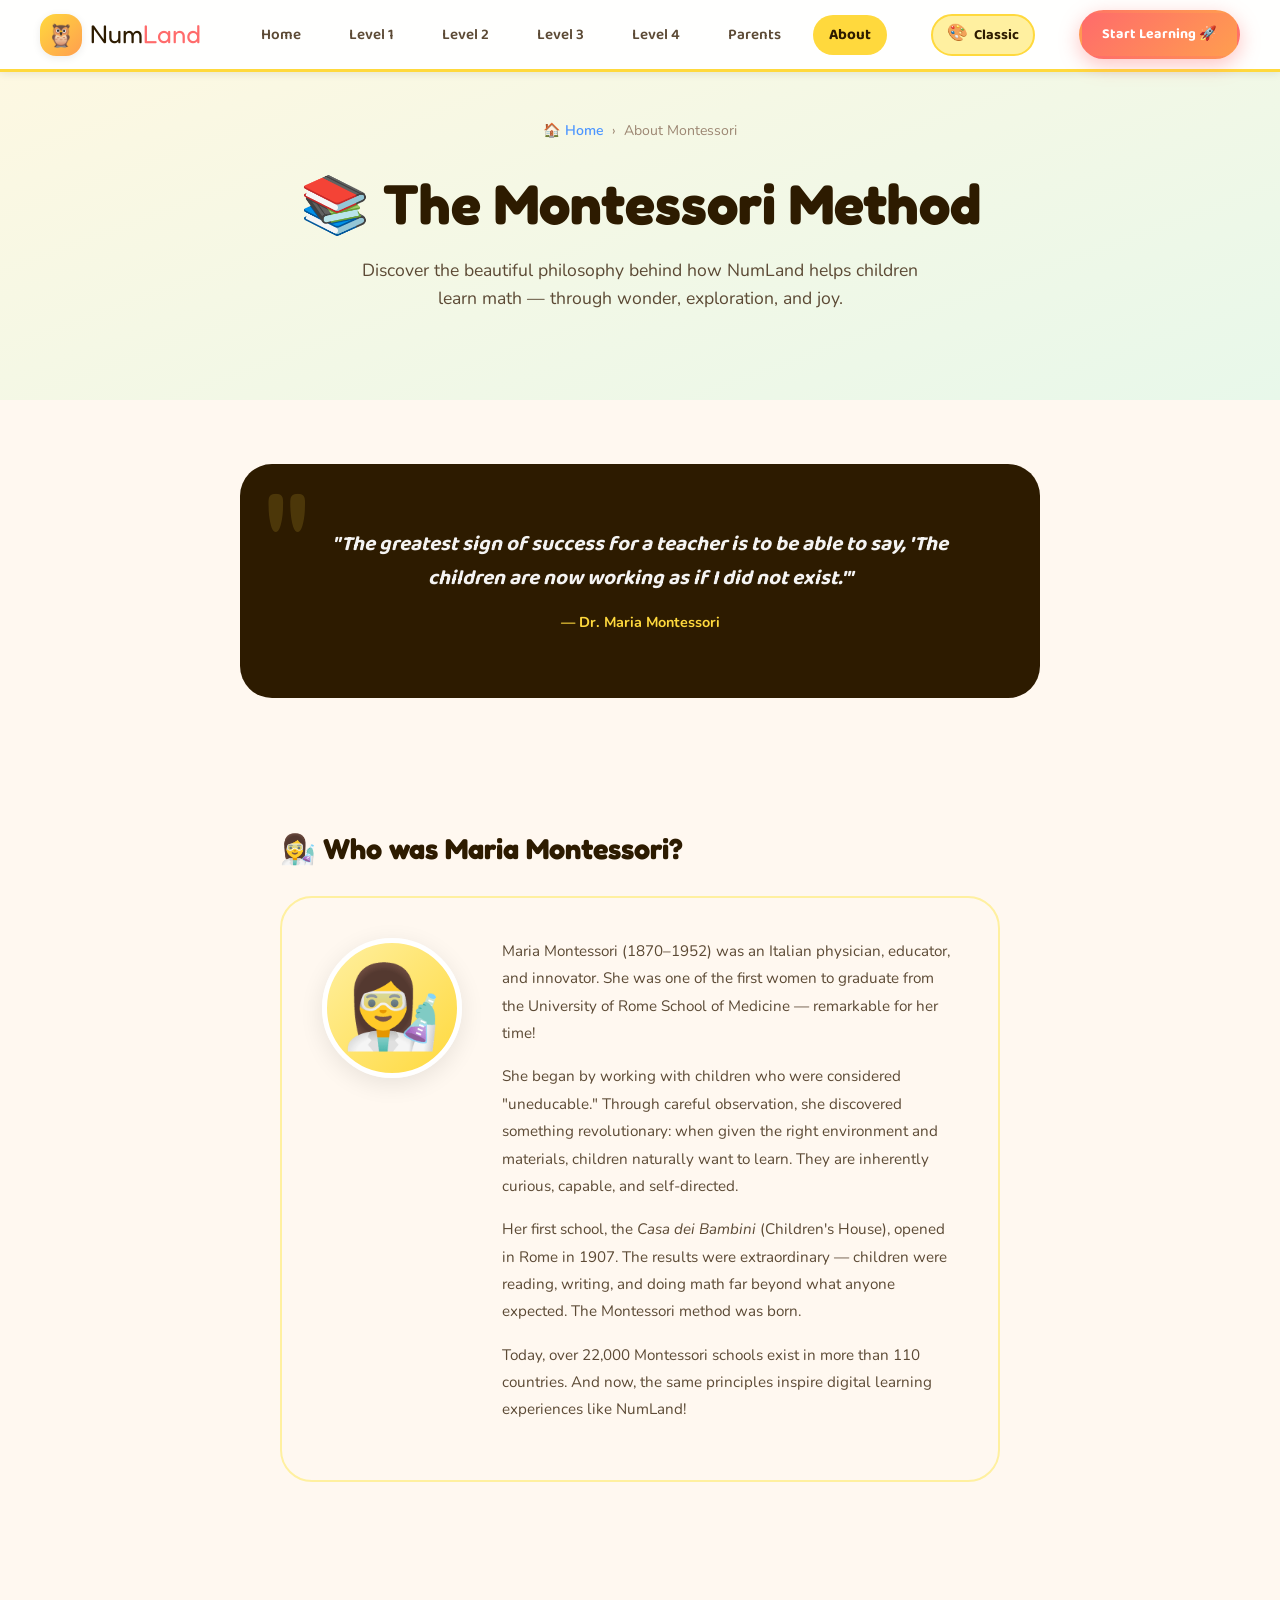
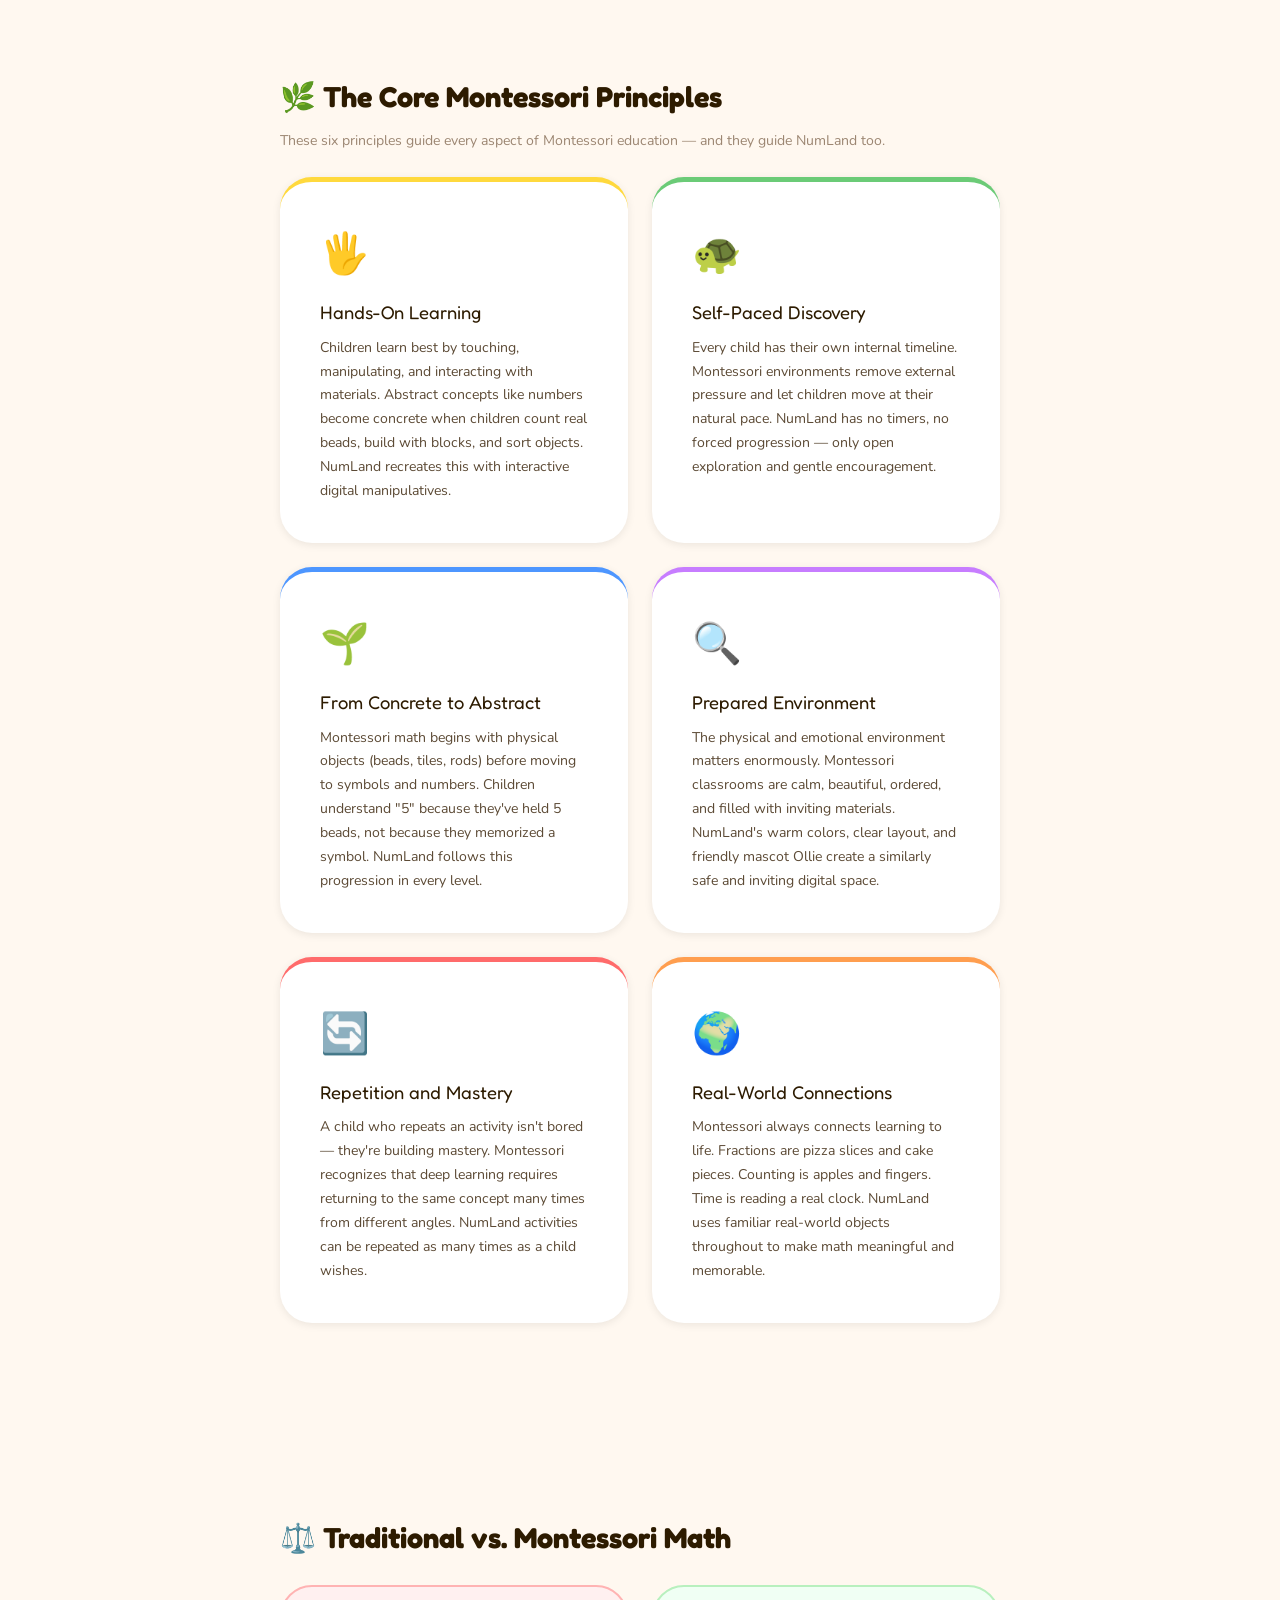
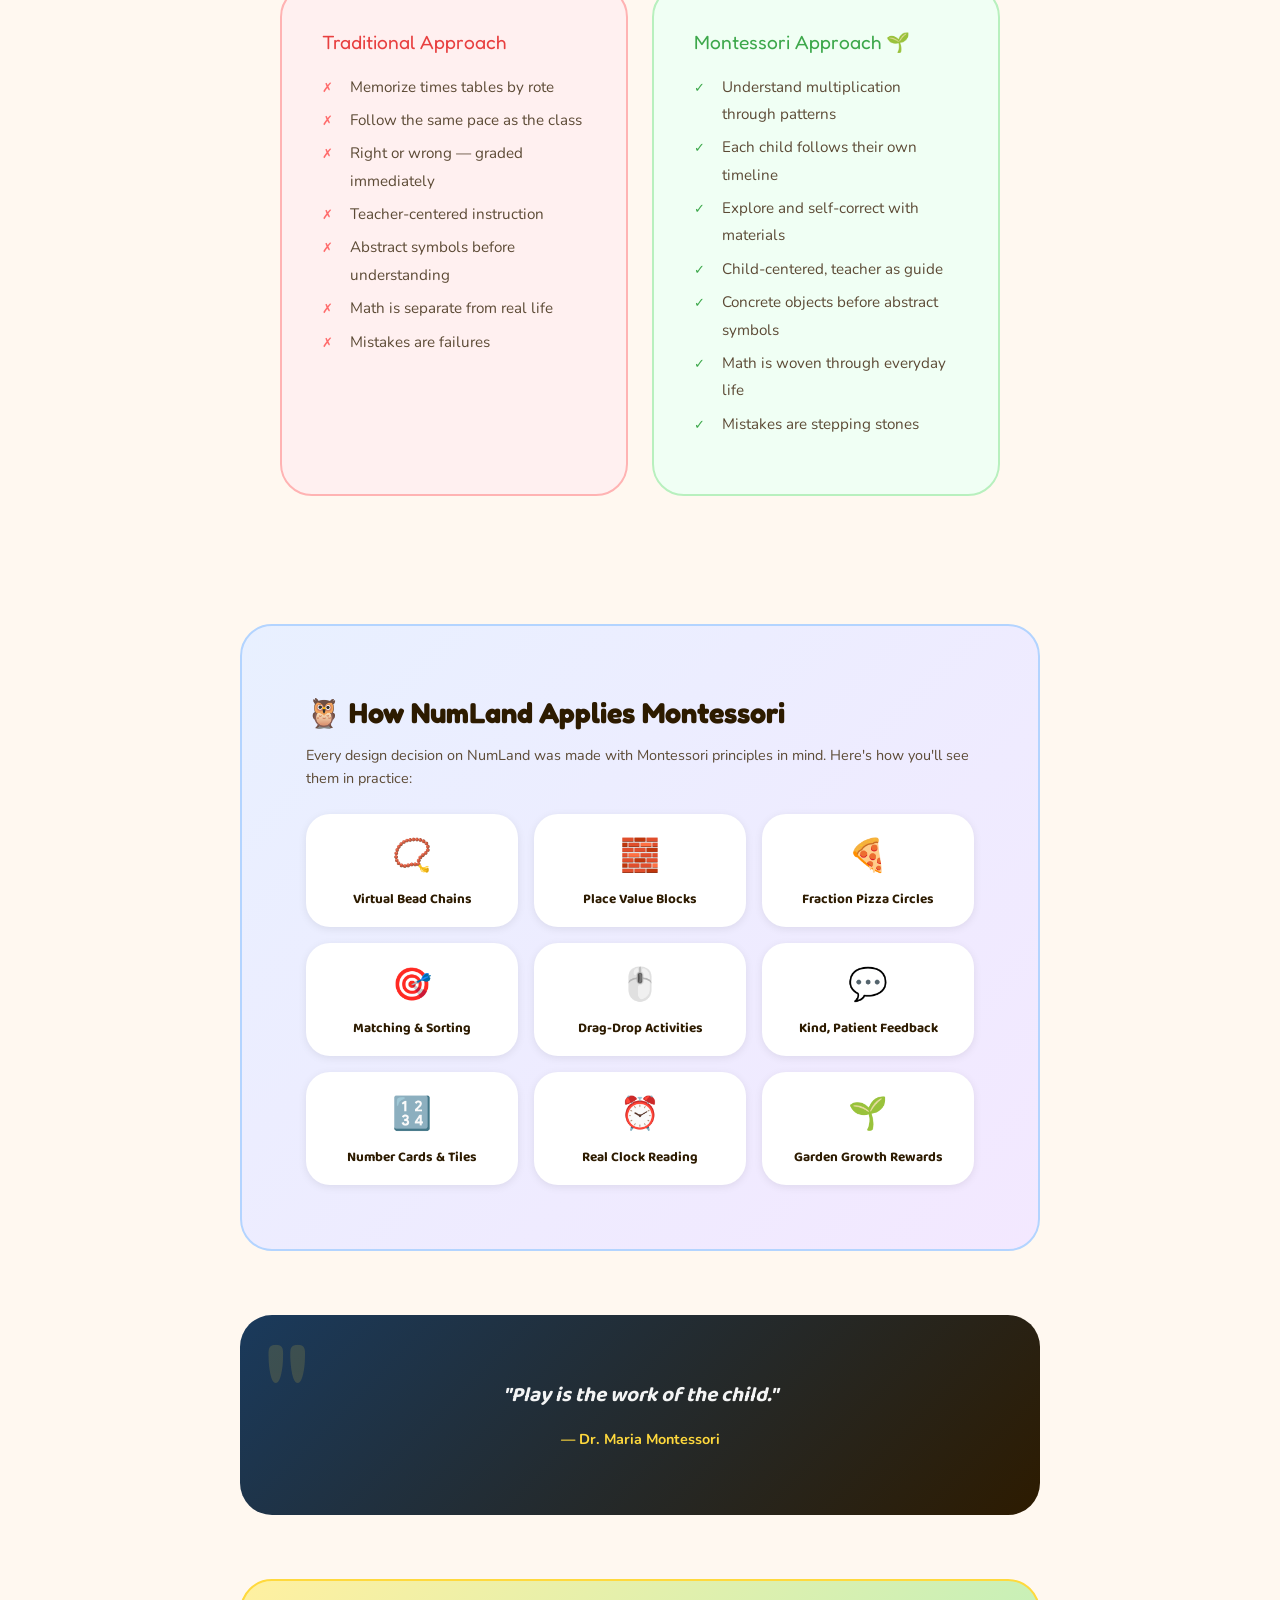
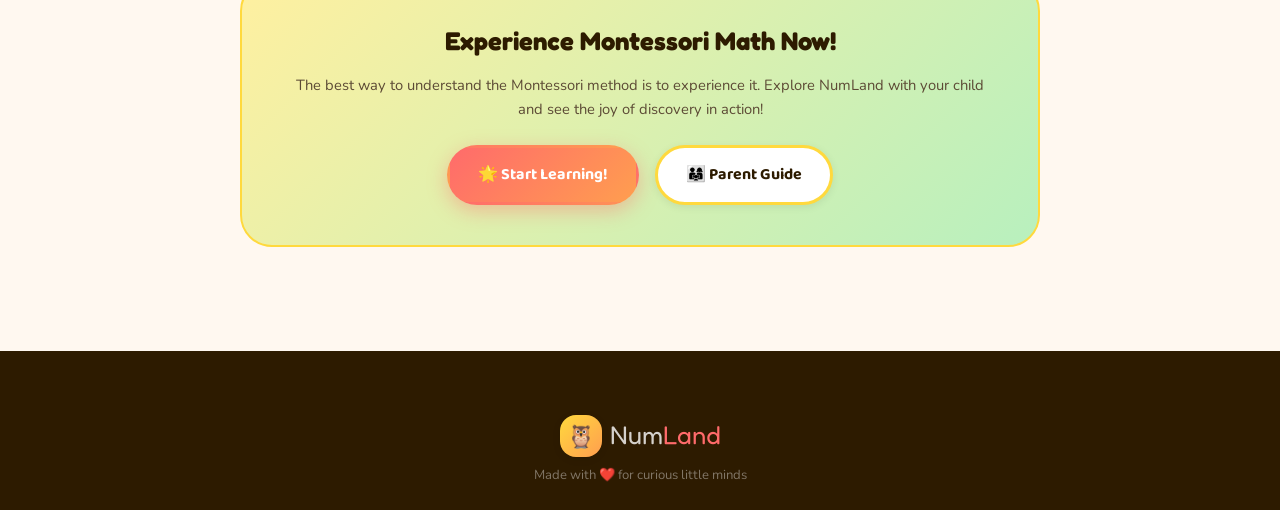
<file: about.html>
<!DOCTYPE html>
<html lang="en">
<head>
  <meta charset="UTF-8" />
  <meta name="viewport" content="width=device-width, initial-scale=1.0" />
  <title>About the Montessori Method | NumLand 📚</title>
  <link rel="preconnect" href="https://fonts.googleapis.com" />
  <link rel="preconnect" href="https://fonts.gstatic.com" crossorigin />
  <link href="https://fonts.googleapis.com/css2?family=Fredoka+One&family=Nunito:wght@400;600;700;800;900&family=Baloo+2:wght@400;600;700;800&display=swap" rel="stylesheet" />
  <link rel="stylesheet" href="css/styles.css?v=2" />
  <script>(function(){try{if(localStorage.getItem('numland-theme')==='pokemon'){document.documentElement.setAttribute('data-theme','pokemon');}}catch(e){}})();</script>
  <style>
    .about-main { max-width: 880px; margin: 0 auto; padding: var(--space-2xl) var(--space-xl); }
    .quote-card {
      background: var(--text-dark);
      color: white;
      border-radius: var(--radius-xl);
      padding: var(--space-2xl);
      text-align: center;
      margin-bottom: var(--space-2xl);
      position: relative;
      overflow: hidden;
    }
    .quote-card::before {
      content: '"';
      position: absolute; top: 0; left: 20px;
      font-family: var(--font-display); font-size: 10rem; color: var(--yellow); opacity: 0.15; line-height: 1;
    }
    .quote-text {
      font-family: var(--font-fun); font-weight: 700; font-size: 1.3rem;
      color: rgba(255,255,255,0.95); line-height: 1.6; margin-bottom: 16px;
      position: relative; z-index: 1; font-style: italic;
    }
    .quote-author {
      font-size: 0.9rem; color: var(--yellow); font-weight: 700;
      position: relative; z-index: 1;
    }
    .principle-cards {
      display: grid; grid-template-columns: repeat(2, 1fr); gap: var(--space-lg);
      margin-bottom: var(--space-2xl);
    }
    @media (max-width: 600px) { .principle-cards { grid-template-columns: 1fr; } }
    .principle-card {
      background: white; border-radius: var(--radius-xl); padding: var(--space-xl);
      box-shadow: var(--shadow-sm); border-top: 5px solid var(--yellow);
      transition: transform var(--transition-normal);
    }
    .principle-card:hover { transform: translateY(-4px); }
    .principle-card:nth-child(2) { border-top-color: var(--green); }
    .principle-card:nth-child(3) { border-top-color: var(--blue); }
    .principle-card:nth-child(4) { border-top-color: var(--purple); }
    .principle-card:nth-child(5) { border-top-color: var(--coral); }
    .principle-card:nth-child(6) { border-top-color: var(--orange); }
    .pc-icon { font-size: 2.5rem; margin-bottom: 12px; display: block; }
    .pc-title { font-family: var(--font-display); font-size: 1.15rem; color: var(--text-dark); margin-bottom: 8px; }
    .pc-text { font-size: 0.88rem; color: var(--text-body); line-height: 1.7; }
    .maria-section {
      display: grid; grid-template-columns: auto 1fr; gap: var(--space-xl);
      align-items: start; margin-bottom: var(--space-2xl);
      background: var(--bg-cream); border-radius: var(--radius-xl); padding: var(--space-xl);
      border: 2px solid var(--yellow-light);
    }
    @media (max-width: 600px) { .maria-section { grid-template-columns: 1fr; } }
    .maria-portrait {
      width: 140px; height: 140px; border-radius: 50%;
      background: linear-gradient(135deg, var(--yellow-light), var(--yellow));
      display: flex; align-items: center; justify-content: center;
      font-size: 5rem; box-shadow: var(--shadow-card);
      border: 5px solid white; flex-shrink: 0;
    }
    .numland-approach {
      background: linear-gradient(135deg, #E8F0FF, #F3E8FF);
      border-radius: var(--radius-xl); padding: var(--space-2xl);
      margin-bottom: var(--space-2xl); border: 2px solid var(--blue-light);
    }
    .approach-grid {
      display: grid; grid-template-columns: repeat(3, 1fr); gap: var(--space-md); margin-top: var(--space-lg);
    }
    @media (max-width: 700px) { .approach-grid { grid-template-columns: 1fr 1fr; } }
    @media (max-width: 400px) { .approach-grid { grid-template-columns: 1fr; } }
    .approach-item {
      background: white; border-radius: var(--radius-lg); padding: var(--space-md);
      text-align: center; box-shadow: var(--shadow-sm);
    }
    .approach-icon { font-size: 2rem; margin-bottom: 8px; display: block; }
    .approach-title { font-family: var(--font-fun); font-weight: 700; font-size: 0.85rem; color: var(--text-dark); }
    .montessori-vs {
      display: grid; grid-template-columns: 1fr 1fr; gap: var(--space-lg); margin-bottom: var(--space-2xl);
    }
    @media (max-width: 600px) { .montessori-vs { grid-template-columns: 1fr; } }
    .vs-column { border-radius: var(--radius-xl); padding: var(--space-xl); }
    .vs-traditional { background: #FFF0F0; border: 2px solid var(--coral-light); }
    .vs-montessori { background: #F0FFF4; border: 2px solid var(--green-light); }
    .vs-title { font-family: var(--font-display); font-size: 1.2rem; margin-bottom: var(--space-md); }
    .vs-traditional .vs-title { color: var(--coral-dark); }
    .vs-montessori .vs-title { color: var(--green-dark); }
    .vs-list { list-style: none; }
    .vs-list li { font-size: 0.85rem; color: var(--text-body); line-height: 1.8; padding-left: 22px; position: relative; }
    .vs-traditional .vs-list li::before { content: '✗'; position: absolute; left: 0; color: var(--coral); }
    .vs-montessori .vs-list li::before { content: '✓'; position: absolute; left: 0; color: var(--green-dark); }
  </style>
</head>
<body>

<nav class="nav">
  <a href="index.html" class="nav-logo"><div class="nav-logo-icon">🦉</div><span class="nav-logo-text">Num<span>Land</span></span></a>
  <ul class="nav-links">
    <li><a href="index.html" class="nav-link">Home</a></li>
    <li><a href="level1.html" class="nav-link">Level 1</a></li>
    <li><a href="level2.html" class="nav-link">Level 2</a></li>
    <li><a href="level3.html" class="nav-link">Level 3</a></li>
    <li><a href="level4.html" class="nav-link">Level 4</a></li>
    <li><a href="parents.html" class="nav-link">Parents</a></li>
    <li><a href="about.html" class="nav-link active">About</a></li>
  </ul>
  <a href="level1.html" class="btn btn-primary btn-sm nav-btn">Start Learning 🚀</a>
  <button class="nav-hamburger" aria-label="Toggle menu"><span></span><span></span><span></span></button>
</nav>
<nav class="nav-mobile">
  <a href="index.html" class="nav-link">🏠 Home</a>
  <a href="parents.html" class="nav-link">👨‍👩‍👧 Parent Guide</a>
  <a href="about.html" class="nav-link active">📚 About Montessori</a>
</nav>

<header class="page-header" style="background:linear-gradient(160deg,#FFF8E1,#E8F8EA);">
  <div class="breadcrumb"><a href="index.html">🏠 Home</a> <span>›</span> About Montessori</div>
  <h1 class="page-header-title">📚 The Montessori Method</h1>
  <p class="page-header-sub">Discover the beautiful philosophy behind how NumLand helps children learn math — through wonder, exploration, and joy.</p>
</header>

<main class="about-main">

  <!-- Maria Montessori quote -->
  <div class="quote-card reveal">
    <div class="quote-text">"The greatest sign of success for a teacher is to be able to say, 'The children are now working as if I did not exist.'"</div>
    <div class="quote-author">— Dr. Maria Montessori</div>
  </div>

  <!-- Who was Maria Montessori -->
  <div class="guide-section">
    <h2 style="font-family:var(--font-display);font-size:1.8rem;color:var(--text-dark);margin-bottom:var(--space-lg);">👩‍🔬 Who was Maria Montessori?</h2>

    <div class="maria-section reveal">
      <div class="maria-portrait" aria-hidden="true">👩‍🔬</div>
      <div>
        <p>Maria Montessori (1870–1952) was an Italian physician, educator, and innovator. She was one of the first women to graduate from the University of Rome School of Medicine — remarkable for her time!</p>
        <p>She began by working with children who were considered "uneducable." Through careful observation, she discovered something revolutionary: when given the right environment and materials, children naturally want to learn. They are inherently curious, capable, and self-directed.</p>
        <p>Her first school, the <em>Casa dei Bambini</em> (Children's House), opened in Rome in 1907. The results were extraordinary — children were reading, writing, and doing math far beyond what anyone expected. The Montessori method was born.</p>
        <p>Today, over 22,000 Montessori schools exist in more than 110 countries. And now, the same principles inspire digital learning experiences like NumLand!</p>
      </div>
    </div>
  </div>

  <!-- Core Principles -->
  <div class="guide-section">
    <h2 style="font-family:var(--font-display);font-size:1.8rem;color:var(--text-dark);margin-bottom:var(--space-sm);">🌿 The Core Montessori Principles</h2>
    <p style="font-size:0.88rem;color:var(--text-light);margin-bottom:var(--space-lg);">These six principles guide every aspect of Montessori education — and they guide NumLand too.</p>

    <div class="principle-cards">
      <div class="principle-card reveal">
        <span class="pc-icon">🖐️</span>
        <div class="pc-title">Hands-On Learning</div>
        <div class="pc-text">Children learn best by touching, manipulating, and interacting with materials. Abstract concepts like numbers become concrete when children count real beads, build with blocks, and sort objects. NumLand recreates this with interactive digital manipulatives.</div>
      </div>
      <div class="principle-card reveal">
        <span class="pc-icon">🐢</span>
        <div class="pc-title">Self-Paced Discovery</div>
        <div class="pc-text">Every child has their own internal timeline. Montessori environments remove external pressure and let children move at their natural pace. NumLand has no timers, no forced progression — only open exploration and gentle encouragement.</div>
      </div>
      <div class="principle-card reveal">
        <span class="pc-icon">🌱</span>
        <div class="pc-title">From Concrete to Abstract</div>
        <div class="pc-text">Montessori math begins with physical objects (beads, tiles, rods) before moving to symbols and numbers. Children understand "5" because they've held 5 beads, not because they memorized a symbol. NumLand follows this progression in every level.</div>
      </div>
      <div class="principle-card reveal">
        <span class="pc-icon">🔍</span>
        <div class="pc-title">Prepared Environment</div>
        <div class="pc-text">The physical and emotional environment matters enormously. Montessori classrooms are calm, beautiful, ordered, and filled with inviting materials. NumLand's warm colors, clear layout, and friendly mascot Ollie create a similarly safe and inviting digital space.</div>
      </div>
      <div class="principle-card reveal">
        <span class="pc-icon">🔄</span>
        <div class="pc-title">Repetition and Mastery</div>
        <div class="pc-text">A child who repeats an activity isn't bored — they're building mastery. Montessori recognizes that deep learning requires returning to the same concept many times from different angles. NumLand activities can be repeated as many times as a child wishes.</div>
      </div>
      <div class="principle-card reveal">
        <span class="pc-icon">🌍</span>
        <div class="pc-title">Real-World Connections</div>
        <div class="pc-text">Montessori always connects learning to life. Fractions are pizza slices and cake pieces. Counting is apples and fingers. Time is reading a real clock. NumLand uses familiar real-world objects throughout to make math meaningful and memorable.</div>
      </div>
    </div>
  </div>

  <!-- Traditional vs Montessori -->
  <div class="guide-section">
    <h2 style="font-family:var(--font-display);font-size:1.8rem;color:var(--text-dark);margin-bottom:var(--space-lg);">⚖️ Traditional vs. Montessori Math</h2>

    <div class="montessori-vs">
      <div class="vs-column vs-traditional reveal">
        <div class="vs-title">Traditional Approach</div>
        <ul class="vs-list">
          <li>Memorize times tables by rote</li>
          <li>Follow the same pace as the class</li>
          <li>Right or wrong — graded immediately</li>
          <li>Teacher-centered instruction</li>
          <li>Abstract symbols before understanding</li>
          <li>Math is separate from real life</li>
          <li>Mistakes are failures</li>
        </ul>
      </div>
      <div class="vs-column vs-montessori reveal">
        <div class="vs-title">Montessori Approach 🌱</div>
        <ul class="vs-list">
          <li>Understand multiplication through patterns</li>
          <li>Each child follows their own timeline</li>
          <li>Explore and self-correct with materials</li>
          <li>Child-centered, teacher as guide</li>
          <li>Concrete objects before abstract symbols</li>
          <li>Math is woven through everyday life</li>
          <li>Mistakes are stepping stones</li>
        </ul>
      </div>
    </div>
  </div>

  <!-- How NumLand applies it -->
  <div class="numland-approach reveal">
    <h2 style="font-family:var(--font-display);font-size:1.8rem;color:var(--text-dark);margin-bottom:var(--space-sm);"><span class="mascot-inline">🦉</span> How NumLand Applies Montessori</h2>
    <p style="font-size:0.9rem;color:var(--text-body);margin-bottom:var(--space-md);">Every design decision on NumLand was made with Montessori principles in mind. Here's how you'll see them in practice:</p>

    <div class="approach-grid">
      <div class="approach-item">
        <span class="approach-icon">📿</span>
        <div class="approach-title">Virtual Bead Chains</div>
      </div>
      <div class="approach-item">
        <span class="approach-icon">🧱</span>
        <div class="approach-title">Place Value Blocks</div>
      </div>
      <div class="approach-item">
        <span class="approach-icon">🍕</span>
        <div class="approach-title">Fraction Pizza Circles</div>
      </div>
      <div class="approach-item">
        <span class="approach-icon">🎯</span>
        <div class="approach-title">Matching & Sorting</div>
      </div>
      <div class="approach-item">
        <span class="approach-icon">🖱️</span>
        <div class="approach-title">Drag-Drop Activities</div>
      </div>
      <div class="approach-item">
        <span class="approach-icon">💬</span>
        <div class="approach-title">Kind, Patient Feedback</div>
      </div>
      <div class="approach-item">
        <span class="approach-icon">🔢</span>
        <div class="approach-title">Number Cards & Tiles</div>
      </div>
      <div class="approach-item">
        <span class="approach-icon">⏰</span>
        <div class="approach-title">Real Clock Reading</div>
      </div>
      <div class="approach-item">
        <span class="approach-icon">🌱</span>
        <div class="approach-title">Garden Growth Rewards</div>
      </div>
    </div>
  </div>

  <!-- Second quote -->
  <div class="quote-card reveal" style="background:linear-gradient(135deg,#1A3A5C,#2D1B00);">
    <div class="quote-text">"Play is the work of the child."</div>
    <div class="quote-author">— Dr. Maria Montessori</div>
  </div>

  <!-- CTA -->
  <div style="text-align:center;padding:var(--space-xl);background:linear-gradient(135deg,var(--yellow-light),var(--green-light));border-radius:var(--radius-xl);border:2px solid var(--yellow);margin-bottom:var(--space-xl);">
    <h2 style="font-family:var(--font-display);font-size:1.6rem;color:var(--text-dark);margin-bottom:12px;">Experience Montessori Math Now!</h2>
    <p style="font-size:0.92rem;color:var(--text-body);margin-bottom:var(--space-lg);">The best way to understand the Montessori method is to experience it. Explore NumLand with your child and see the joy of discovery in action!</p>
    <div style="display:flex;gap:var(--space-md);justify-content:center;flex-wrap:wrap;">
      <a href="level1.html" class="btn btn-primary">🌟 Start Learning!</a>
      <a href="parents.html" class="btn btn-secondary">👨‍👩‍👧 Parent Guide</a>
    </div>
  </div>
</main>

<footer class="footer">
  <div class="footer-inner">
    <div class="footer-bottom" style="flex-direction:column;gap:8px;text-align:center;">
      <a href="index.html" class="nav-logo" style="justify-content:center;">
        <div class="nav-logo-icon">🦉</div>
        <span class="nav-logo-text" style="color:rgba(255,255,255,0.8);">Num<span>Land</span></span>
      </a>
      <span>Made with <span style="color:var(--coral);">❤️</span> for curious little minds</span>
    </div>
  </div>
</footer>

<script src="js/app.js"></script>
</body>
</html>
</file>
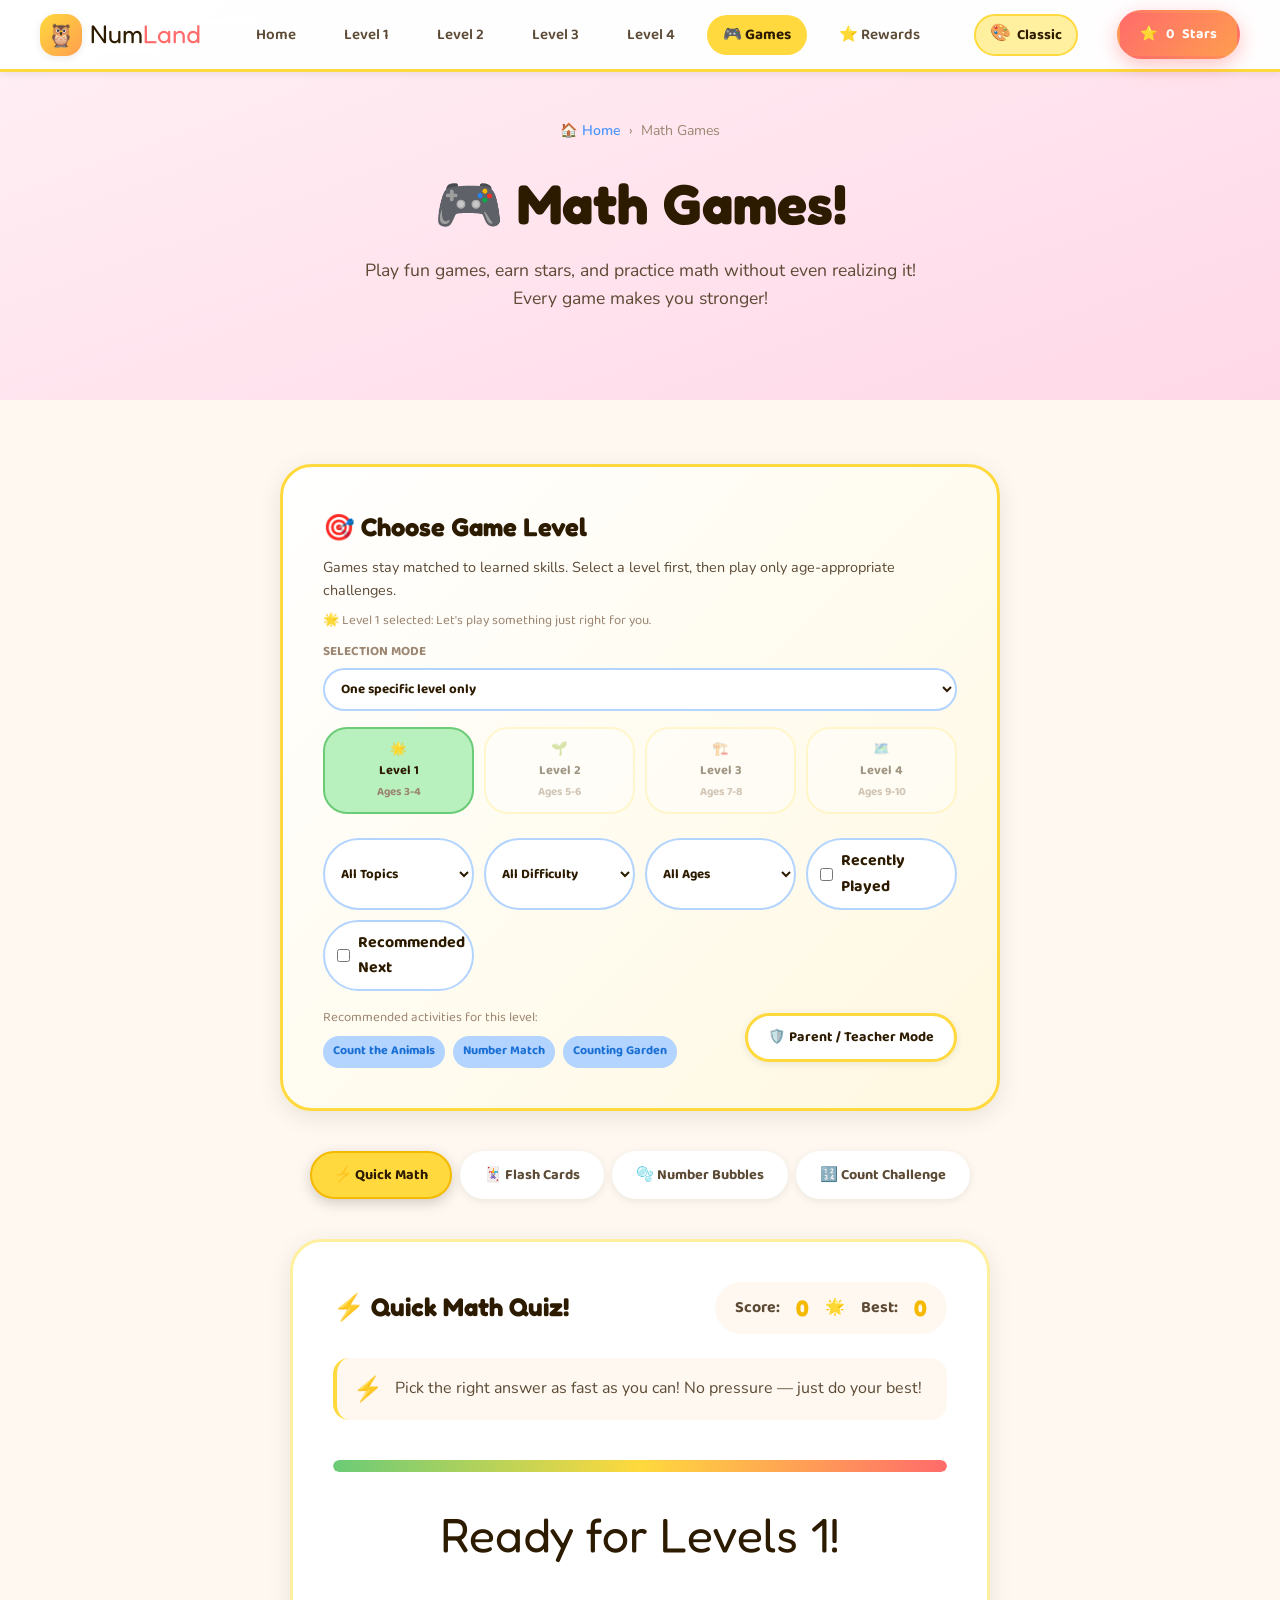
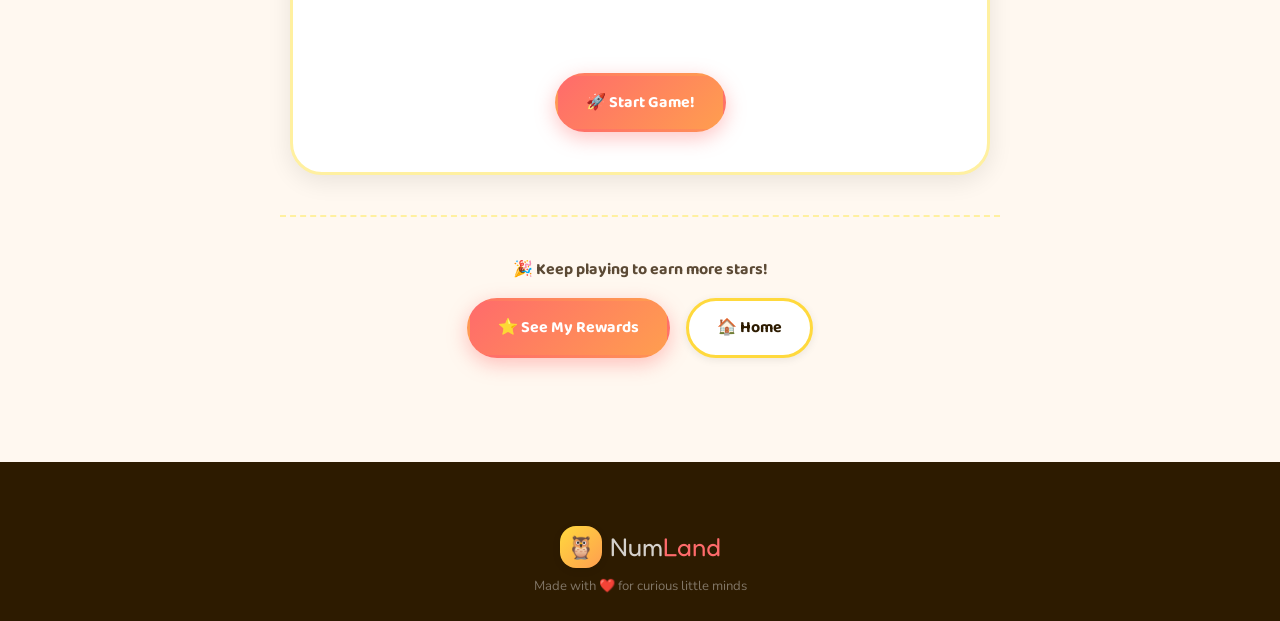
<file: games.html>
<!DOCTYPE html>
<html lang="en">
<head>
  <meta charset="UTF-8" />
  <meta name="viewport" content="width=device-width, initial-scale=1.0" />
  <title>Math Games | NumLand 🎮</title>
  <link rel="preconnect" href="https://fonts.googleapis.com" />
  <link rel="preconnect" href="https://fonts.gstatic.com" crossorigin />
  <link href="https://fonts.googleapis.com/css2?family=Fredoka+One&family=Nunito:wght@400;600;700;800;900&family=Baloo+2:wght@400;600;700;800&display=swap" rel="stylesheet" />
  <link rel="stylesheet" href="css/styles.css?v=2" />
  <script>(function(){try{if(localStorage.getItem('numland-theme')==='pokemon'){document.documentElement.setAttribute('data-theme','pokemon');}}catch(e){}})();</script>
  <style>
    .game-area {
      max-width: 700px;
      margin: 0 auto;
      padding: var(--space-xl);
      background: white;
      border-radius: var(--radius-xl);
      box-shadow: var(--shadow-card);
      border: 3px solid var(--yellow-light);
      margin-bottom: var(--space-xl);
    }

    .game-title-bar {
      display: flex;
      align-items: center;
      justify-content: space-between;
      margin-bottom: var(--space-lg);
      flex-wrap: wrap;
      gap: var(--space-md);
    }

    .game-score-bar {
      display: flex;
      gap: var(--space-md);
      align-items: center;
      background: var(--bg-cream);
      padding: 8px 20px;
      border-radius: var(--radius-full);
      font-family: var(--font-fun);
      font-weight: 700;
    }

    .game-score-num {
      font-family: var(--font-display);
      font-size: 1.4rem;
      color: var(--yellow-dark);
    }

    /* Flash Card Game */
    .flash-card {
      width: 200px;
      height: 200px;
      margin: 0 auto var(--space-lg);
      perspective: 600px;
      cursor: pointer;
    }

    .flash-card-inner {
      width: 100%;
      height: 100%;
      transform-style: preserve-3d;
      transition: transform 0.6s ease;
      position: relative;
    }

    .flash-card:hover .flash-card-inner { transform: rotateY(180deg); }
    .flash-card.flipped .flash-card-inner { transform: rotateY(180deg); }

    .flash-face {
      position: absolute;
      inset: 0;
      border-radius: var(--radius-xl);
      backface-visibility: hidden;
      display: flex;
      align-items: center;
      justify-content: center;
      box-shadow: var(--shadow-card);
    }

    .flash-front {
      background: linear-gradient(135deg, var(--yellow), var(--orange));
      font-family: var(--font-display);
      font-size: 5rem;
      color: white;
    }

    .flash-back {
      background: linear-gradient(135deg, var(--blue), var(--blue-dark));
      font-family: var(--font-display);
      font-size: 2.5rem;
      color: white;
      transform: rotateY(180deg);
      text-align: center;
      padding: 20px;
      flex-direction: column;
      gap: 8px;
    }

    /* Quick Math Quiz */
    .quiz-timer {
      width: 100%;
      height: 12px;
      background: var(--bg-cream);
      border-radius: var(--radius-full);
      overflow: hidden;
      margin-bottom: var(--space-lg);
    }

    .quiz-timer-fill {
      height: 100%;
      background: linear-gradient(90deg, var(--green), var(--yellow), var(--coral));
      border-radius: var(--radius-full);
      transition: width 0.1s linear;
    }

    .quiz-options {
      display: grid;
      grid-template-columns: 1fr 1fr;
      gap: 12px;
      margin-bottom: var(--space-lg);
    }

    .quiz-option {
      padding: 18px;
      border-radius: var(--radius-lg);
      font-family: var(--font-display);
      font-size: 1.8rem;
      background: white;
      border: 3px solid var(--yellow-light);
      cursor: pointer;
      transition: all var(--transition-bounce);
      box-shadow: var(--shadow-sm);
      color: var(--text-dark);
      text-align: center;
    }

    .quiz-option:hover { transform: scale(1.04); border-color: var(--yellow); background: var(--yellow-light); }
    .quiz-option.correct { background: var(--green-light); border-color: var(--green); animation: popIn 0.3s ease; }
    .quiz-option.wrong { background: var(--coral-light); border-color: var(--coral); animation: shake 0.4s ease; }

    /* Number Jump (bubble pop) */
    .bubble-container {
      position: relative;
      height: 300px;
      background: linear-gradient(180deg, #87CEEB 0%, #E0F4FF 100%);
      border-radius: var(--radius-xl);
      overflow: hidden;
      cursor: pointer;
      border: 3px solid var(--blue-light);
      margin-bottom: var(--space-lg);
    }

    .bubble {
      position: absolute;
      width: 64px;
      height: 64px;
      border-radius: 50%;
      display: flex;
      align-items: center;
      justify-content: center;
      font-family: var(--font-display);
      font-size: 1.4rem;
      color: white;
      cursor: pointer;
      box-shadow: 0 4px 12px rgba(0,0,0,0.2);
      transition: transform 0.2s;
      user-select: none;
    }

    .bubble:hover { transform: scale(1.1); }

    /* Counting challenge */
    .challenge-grid {
      display: flex;
      flex-wrap: wrap;
      gap: 8px;
      justify-content: center;
      padding: var(--space-lg);
      background: var(--bg-cream);
      border-radius: var(--radius-lg);
      min-height: 150px;
      margin-bottom: var(--space-lg);
    }

    .challenge-item {
      font-size: 2.2rem;
      cursor: pointer;
      transition: transform var(--transition-bounce);
      user-select: none;
      padding: 4px;
      border-radius: var(--radius-sm);
    }

    .challenge-item:hover { transform: scale(1.2); }
    .challenge-item.counted { opacity: 0.3; transform: scale(0.9); }

    .level-gate {
      background: linear-gradient(135deg, #fff, #FFF8E1);
      border: 3px solid var(--yellow);
      border-radius: var(--radius-xl);
      padding: var(--space-xl);
      box-shadow: var(--shadow-card);
      margin-bottom: var(--space-xl);
    }

    .level-choice-grid {
      display: grid;
      grid-template-columns: repeat(4, minmax(120px, 1fr));
      gap: 10px;
      margin-top: var(--space-md);
      margin-bottom: var(--space-lg);
    }

    @media (max-width: 700px) {
      .level-choice-grid { grid-template-columns: repeat(2, minmax(120px, 1fr)); }
    }

    .level-choice {
      border: 2px solid var(--yellow-light);
      border-radius: var(--radius-lg);
      padding: 10px 8px;
      background: white;
      text-align: center;
      cursor: pointer;
      transition: all var(--transition-bounce);
      font-family: var(--font-fun);
      font-weight: 700;
      color: var(--text-dark);
    }

    .level-choice:hover { transform: translateY(-2px); border-color: var(--yellow); }
    .level-choice.active { border-color: var(--green); background: var(--green-light); }
    .level-choice.locked { opacity: 0.45; cursor: not-allowed; }

    .game-filters {
      display: grid;
      grid-template-columns: repeat(auto-fit, minmax(150px, 1fr));
      gap: 10px;
      margin-bottom: var(--space-md);
    }

    .game-filter {
      background: white;
      border: 2px solid var(--blue-light);
      border-radius: var(--radius-full);
      padding: 8px 12px;
      font-family: var(--font-fun);
      font-weight: 700;
      color: var(--text-dark);
      width: 100%;
    }

    .activity-tab.is-locked {
      opacity: 0.5;
      pointer-events: none;
      filter: grayscale(0.35);
    }

    .recommended-strip {
      display: flex;
      gap: 8px;
      flex-wrap: wrap;
      margin-top: 8px;
    }

    .recommended-pill {
      padding: 6px 10px;
      border-radius: 999px;
      background: var(--blue-light);
      color: var(--blue-dark);
      font-family: var(--font-fun);
      font-size: 0.78rem;
      font-weight: 700;
    }
  </style>
</head>
<body>

<nav class="nav">
  <a href="index.html" class="nav-logo"><div class="nav-logo-icon">🦉</div><span class="nav-logo-text">Num<span>Land</span></span></a>
  <ul class="nav-links">
    <li><a href="index.html" class="nav-link">Home</a></li>
    <li><a href="level1.html" class="nav-link">Level 1</a></li>
    <li><a href="level2.html" class="nav-link">Level 2</a></li>
    <li><a href="level3.html" class="nav-link">Level 3</a></li>
    <li><a href="level4.html" class="nav-link">Level 4</a></li>
    <li><a href="games.html" class="nav-link active">🎮 Games</a></li>
    <li><a href="rewards.html" class="nav-link">⭐ Rewards</a></li>
  </ul>
  <a href="rewards.html" class="btn btn-primary btn-sm nav-btn">⭐ <span data-star-count>0</span> Stars</a>
  <button class="nav-hamburger" aria-label="Toggle menu"><span></span><span></span><span></span></button>
</nav>
<nav class="nav-mobile">
  <a href="index.html" class="nav-link">🏠 Home</a>
  <a href="level1.html" class="nav-link">🌟 Level 1</a>
  <a href="level2.html" class="nav-link">🌱 Level 2</a>
  <a href="level3.html" class="nav-link">🏗️ Level 3</a>
  <a href="level4.html" class="nav-link">🗺️ Level 4</a>
  <a href="games.html" class="nav-link active">🎮 Games</a>
  <a href="rewards.html" class="nav-link">⭐ Rewards</a>
</nav>

<header class="page-header games-bg">
  <div class="breadcrumb">
    <a href="index.html">🏠 Home</a> <span>›</span> Math Games
  </div>
  <h1 class="page-header-title">🎮 Math Games!</h1>
  <p class="page-header-sub">Play fun games, earn stars, and practice math without even realizing it! Every game makes you stronger!</p>
</header>

<main class="activity-container" style="max-width:800px;">

  <section class="level-gate reveal">
    <h2 class="activity-title" style="margin-bottom:8px;">🎯 Choose Game Level</h2>
    <p style="font-size:0.9rem;color:var(--text-body);margin-bottom:8px;">Games stay matched to learned skills. Select a level first, then play only age-appropriate challenges.</p>
    <p id="game-level-status" style="font-family:var(--font-fun);font-size:0.82rem;color:var(--text-light);margin-bottom:10px;">No level selected yet.</p>

    <div style="margin-bottom:12px;">
      <label for="game-selection-mode" style="display:block;font-family:var(--font-fun);font-weight:700;font-size:0.82rem;color:var(--text-light);margin-bottom:6px;text-transform:uppercase;">Selection Mode</label>
      <select id="game-selection-mode" class="game-filter">
        <option value="single">One specific level only</option>
        <option value="mix">Mix selected levels</option>
        <option value="unlocked">All unlocked levels combined</option>
        <option value="all">Unlock all levels</option>
      </select>
    </div>

    <div id="game-level-choices" class="level-choice-grid"></div>

    <div class="game-filters">
      <select id="game-filter-topic" class="game-filter">
        <option value="all">All Topics</option>
      </select>
      <select id="game-filter-difficulty" class="game-filter">
        <option value="all">All Difficulty</option>
        <option value="easy">Easy</option>
        <option value="medium">Medium</option>
        <option value="hard">Hard</option>
      </select>
      <select id="game-filter-age" class="game-filter">
        <option value="all">All Ages</option>
      </select>
      <label class="game-filter" style="display:flex;align-items:center;gap:8px;">
        <input type="checkbox" id="game-filter-recent" style="accent-color:#4D96FF;" />
        Recently Played
      </label>
      <label class="game-filter" style="display:flex;align-items:center;gap:8px;">
        <input type="checkbox" id="game-filter-recommended" style="accent-color:#6BCB77;" />
        Recommended Next
      </label>
    </div>

    <div style="display:flex;justify-content:space-between;gap:12px;align-items:center;flex-wrap:wrap;">
      <div>
        <div style="font-family:var(--font-fun);font-size:0.82rem;color:var(--text-light);">Recommended activities for this level:</div>
        <div id="recommended-list" class="recommended-strip"></div>
      </div>
      <a href="parents.html" class="btn btn-secondary btn-sm">🛡️ Parent / Teacher Mode</a>
    </div>
  </section>

  <!-- Game tabs -->
  <div class="activity-tabs reveal" role="tablist">
    <button class="activity-tab active" data-tab="game-quiz">⚡ Quick Math</button>
    <button class="activity-tab" data-tab="game-flash">🃏 Flash Cards</button>
    <button class="activity-tab" data-tab="game-bubble">🫧 Number Bubbles</button>
    <button class="activity-tab" data-tab="game-count">🔢 Count Challenge</button>
  </div>

  <!-- ── QUICK MATH QUIZ ── -->
  <div class="activity-panel active" id="game-quiz">
    <div class="game-area">
      <div class="game-title-bar">
        <h2 class="activity-title" style="margin-bottom:0;">⚡ Quick Math Quiz!</h2>
        <div class="game-score-bar">
          <span>Score: </span><span class="game-score-num" id="quiz-score">0</span>
          <span>🌟</span>
          <span>Best: </span><span class="game-score-num" id="quiz-best">0</span>
        </div>
      </div>

      <div class="activity-instruction">
        <span style="font-size:1.5rem;">⚡</span>
        <span>Pick the right answer as fast as you can! No pressure — just do your best!</span>
      </div>

      <div class="quiz-timer"><div class="quiz-timer-fill" id="quiz-timer" style="width:100%;"></div></div>

      <div style="text-align:center;margin-bottom:var(--space-lg);">
        <div id="quiz-question" style="font-family:var(--font-display);font-size:3rem;color:var(--text-dark);"></div>
      </div>

      <div class="quiz-options" id="quiz-options"></div>

      <div id="quiz-result" style="text-align:center;font-family:var(--font-fun);font-weight:700;font-size:1.1rem;min-height:36px;color:var(--green-dark);" aria-live="polite"></div>

      <div style="text-align:center;margin-top:var(--space-md);">
        <button class="btn btn-primary" id="quiz-start">🚀 Start Game!</button>
        <button class="btn btn-secondary" id="quiz-next" style="display:none;">→ Next Question</button>
      </div>
    </div>
  </div>

  <!-- ── FLASH CARDS ── -->
  <div class="activity-panel" id="game-flash">
    <div class="game-area">
      <h2 class="activity-title">🃏 Math Flash Cards!</h2>
      <div class="activity-instruction">
        <span style="font-size:1.5rem;">🃏</span>
        <span>Look at the math problem, think of the answer, then <strong>hover or click the card</strong> to reveal it!</span>
      </div>

      <div id="flash-card" class="flash-card" role="button" tabindex="0" aria-label="Flash card - click to reveal answer">
        <div class="flash-card-inner">
          <div class="flash-face flash-front" id="flash-front">?</div>
          <div class="flash-face flash-back" id="flash-back">
            <span id="flash-answer">?</span>
            <span id="flash-fact" style="font-size:1rem;opacity:0.8;"></span>
          </div>
        </div>
      </div>

      <div style="text-align:center;margin-bottom:var(--space-lg);">
        <p style="font-family:var(--font-fun);font-weight:700;color:var(--text-light);font-size:0.9rem;">👆 Hover over the card to see the answer!</p>
      </div>

      <div style="display:flex;gap:12px;justify-content:center;flex-wrap:wrap;margin-bottom:var(--space-md);">
        <button class="btn btn-secondary" id="flash-prev">← Previous</button>
        <button class="btn btn-primary" id="flash-new-set">🔀 Random Card</button>
        <button class="btn btn-secondary" id="flash-next">Next →</button>
      </div>

      <div style="display:flex;gap:8px;justify-content:center;flex-wrap:wrap;margin-bottom:var(--space-md);">
        <button class="btn btn-sm btn-secondary" onclick="setFlashType('add')">➕ Addition</button>
        <button class="btn btn-sm btn-secondary" onclick="setFlashType('sub')">➖ Subtraction</button>
        <button class="btn btn-sm btn-secondary" onclick="setFlashType('mult')">✖️ Times Tables</button>
        <button class="btn btn-sm btn-secondary" onclick="setFlashType('count')">🔢 Number Facts</button>
      </div>

      <div id="flash-progress" style="text-align:center;font-family:var(--font-fun);font-size:0.88rem;color:var(--text-light);"></div>
    </div>
  </div>

  <!-- ── NUMBER BUBBLES ── -->
  <div class="activity-panel" id="game-bubble">
    <div class="game-area">
      <div class="game-title-bar">
        <h2 class="activity-title" style="margin-bottom:0;">🫧 Number Bubbles!</h2>
        <div class="game-score-bar">
          <span>Popped: </span><span class="game-score-num" id="bubble-score">0</span>
        </div>
      </div>

      <div class="activity-instruction">
        <span style="font-size:1.5rem;">🫧</span>
        <span id="bubble-instruction">Pop bubbles in order from <strong>1 to 10</strong>! Find the next number!</span>
      </div>

      <div class="bubble-container" id="bubble-container"></div>

      <div style="text-align:center;margin-bottom:var(--space-md);">
        <span style="font-family:var(--font-fun);font-weight:700;color:var(--text-body);">Next number to pop: </span>
        <span id="bubble-next" style="font-family:var(--font-display);font-size:2rem;color:var(--blue-dark);">1</span>
      </div>

      <div style="display:flex;gap:12px;justify-content:center;flex-wrap:wrap;">
        <button class="btn btn-blue" id="bubble-start">🚀 Start!</button>
        <button class="btn btn-secondary" id="bubble-reset">↺ Reset</button>
        <div style="display:flex;align-items:center;gap:8px;">
          <label style="font-family:var(--font-fun);font-weight:700;font-size:0.88rem;color:var(--text-body);">Up to:</label>
          <select id="bubble-max" style="padding:8px 12px;border-radius:var(--radius-full);border:2px solid var(--blue-light);font-family:var(--font-fun);font-weight:700;font-size:0.88rem;background:white;">
            <option value="5">5</option>
            <option value="10" selected>10</option>
            <option value="20">20</option>
          </select>
        </div>
      </div>
    </div>
  </div>

  <!-- ── COUNT CHALLENGE ── -->
  <div class="activity-panel" id="game-count">
    <div class="game-area">
      <div class="game-title-bar">
        <h2 class="activity-title" style="margin-bottom:0;">🔢 Count Challenge!</h2>
        <div class="game-score-bar">
          <span>Stars: </span><span class="game-score-num" id="count-challenge-score">0</span>
        </div>
      </div>

      <div class="activity-instruction">
        <span style="font-size:1.5rem;">🔢</span>
        <span>Count the items and type the correct number! Click items to help you count!</span>
      </div>

      <div id="challenge-question" style="text-align:center;margin-bottom:var(--space-md);font-family:var(--font-fun);font-weight:700;font-size:1.05rem;color:var(--text-dark);"></div>

      <div class="challenge-grid" id="challenge-grid"></div>

      <div style="display:flex;align-items:center;justify-content:center;gap:var(--space-md);flex-wrap:wrap;margin-bottom:var(--space-md);">
        <input type="number" class="math-input" id="challenge-input" style="width:80px;height:80px;font-size:2.5rem;" placeholder="?" min="0" max="30" aria-label="Count answer" />
        <button class="btn btn-primary" id="challenge-check">✓ Check</button>
      </div>

      <div class="feedback" id="challenge-feedback"></div>

      <div style="text-align:center;margin-top:var(--space-md);">
        <button class="btn btn-secondary" id="challenge-new">🔀 New Challenge</button>
      </div>
    </div>
  </div>

  <div style="text-align:center;padding:var(--space-xl) 0;border-top:2px dashed var(--yellow-light);margin-top:var(--space-lg);">
    <p style="font-family:var(--font-fun);font-weight:700;color:var(--text-body);margin-bottom:var(--space-md);">🎉 Keep playing to earn more stars!</p>
    <div style="display:flex;gap:var(--space-md);justify-content:center;flex-wrap:wrap;">
      <a href="rewards.html" class="btn btn-primary">⭐ See My Rewards</a>
      <a href="index.html" class="btn btn-secondary">🏠 Home</a>
    </div>
  </div>
</main>

<footer class="footer">
  <div class="footer-inner">
    <div class="footer-bottom" style="flex-direction:column;gap:8px;text-align:center;">
      <a href="index.html" class="nav-logo" style="justify-content:center;">
        <div class="nav-logo-icon">🦉</div>
        <span class="nav-logo-text" style="color:rgba(255,255,255,0.8);">Num<span>Land</span></span>
      </a>
      <span>Made with <span style="color:var(--coral);">❤️</span> for curious little minds</span>
    </div>
  </div>
</footer>

<script src="js/learning-data.js"></script>
<script src="js/app.js"></script>
<script>
document.addEventListener('DOMContentLoaded', () => {
  const levelStatus = document.getElementById('game-level-status');
  const modeSelect = document.getElementById('game-selection-mode');
  const levelChoices = document.getElementById('game-level-choices');
  const topicFilter = document.getElementById('game-filter-topic');
  const diffFilter = document.getElementById('game-filter-difficulty');
  const ageFilter = document.getElementById('game-filter-age');
  const recentFilter = document.getElementById('game-filter-recent');
  const recommendedFilter = document.getElementById('game-filter-recommended');
  const recommendedList = document.getElementById('recommended-list');
  const tabs = Array.from(document.querySelectorAll('.activity-tab[data-tab]'));

  const gameIds = ['game-quiz', 'game-flash', 'game-bubble', 'game-count'];
  const recommendedGames = {
    1: ['game-count', 'game-bubble', 'game-quiz'],
    2: ['game-quiz', 'game-count', 'game-flash'],
    3: ['game-quiz', 'game-flash', 'game-bubble'],
    4: ['game-quiz', 'game-flash', 'game-count'],
  };

  const state = {
    mode: localStorage.getItem('numland_game_mode') || 'single',
    selectedLevels: JSON.parse(localStorage.getItem('numland_selected_levels') || '[1]'),
    level: null,
    sessionLevel: null,
    filteredGameIds: [...gameIds],
    gamesForLevel: [],
    recentGames: JSON.parse(localStorage.getItem('numland_recent_games') || '[]'),
  };

  const storedLevel = localStorage.getItem('numland_selected_level');
  if (storedLevel) {
    state.level = parseInt(storedLevel, 10);
  }
  if (!Array.isArray(state.selectedLevels) || !state.selectedLevels.length) state.selectedLevels = [state.level || 1];
  state.selectedLevels = state.selectedLevels.map(n => parseInt(n, 10)).filter(n => n >= 1 && n <= 4);
  if (!state.selectedLevels.length) state.selectedLevels = [1];
  if (!state.level) state.level = state.selectedLevels[0] || 1;

  function saveSelectionState() {
    localStorage.setItem('numland_game_mode', state.mode);
    localStorage.setItem('numland_selected_levels', JSON.stringify(state.selectedLevels));
  }

  function getUnlockedLevelsArray() {
    const unlocked = window.getUnlockedLevel ? window.getUnlockedLevel() : 1;
    return Array.from({ length: unlocked }, (_, index) => index + 1);
  }

  function getActiveLevels() {
    if (state.mode === 'all') return [1, 2, 3, 4];
    if (state.mode === 'unlocked') return getUnlockedLevelsArray();
    if (state.mode === 'mix') return state.selectedLevels.length ? [...new Set(state.selectedLevels)] : [1];
    return [state.selectedLevels[0] || 1];
  }

  function pickSessionLevel() {
    const activeLevels = getActiveLevels();
    const level = activeLevels[Math.floor(Math.random() * activeLevels.length)] || 1;
    state.sessionLevel = level;
    state.level = level;
    saveSelectionState();
    return level;
  }

  function ensureSessionLevel() {
    const activeLevels = getActiveLevels();
    if (!activeLevels.length) return 1;
    if (!state.sessionLevel || !activeLevels.includes(state.sessionLevel)) {
      return pickSessionLevel();
    }
    return state.sessionLevel;
  }

  function saveRecent(gameId) {
    if (!state.level) return;
    state.recentGames = state.recentGames.filter(item => !(item.gameId === gameId && item.level === state.level));
    state.recentGames.unshift({ gameId, level: state.level, at: Date.now() });
    state.recentGames = state.recentGames.slice(0, 12);
    localStorage.setItem('numland_recent_games', JSON.stringify(state.recentGames));
  }

  function getRecentForLevel(level) {
    return state.recentGames.filter(item => item.level === level).map(item => item.gameId);
  }

  function tabLabel(gameId) {
    const map = {
      'game-quiz': 'Quick Math',
      'game-flash': 'Flash Cards',
      'game-bubble': 'Number Bubbles',
      'game-count': 'Count Challenge',
    };
    return map[gameId] || gameId;
  }

  function buildLevelChoices() {
    if (!levelChoices || !window.NUMLAND_LEVELS) return;
    levelChoices.innerHTML = '';
    const unlocked = window.getUnlockedLevel ? window.getUnlockedLevel() : 1;
    const activeLevels = new Set(getActiveLevels());

    Object.values(window.NUMLAND_LEVELS).forEach(level => {
      const card = document.createElement('button');
      card.className = 'level-choice';
      if (activeLevels.has(level.id)) card.classList.add('active');
      if (state.mode !== 'all' && level.id > unlocked) card.classList.add('locked');
      card.type = 'button';
      card.innerHTML = `${level.icon}<br><span style="font-size:0.8rem;">${level.label}</span><br><span style="font-size:0.72rem;color:var(--text-light);">${level.ageGroup}</span>`;
      card.addEventListener('click', () => {
        if (state.mode !== 'all' && level.id > unlocked) {
          showToast('This level is locked for now. Keep practicing to unlock it!', 'info');
          return;
        }
        if (state.mode === 'single') {
          state.selectedLevels = [level.id];
          state.level = level.id;
        } else if (state.mode === 'mix') {
          if (state.selectedLevels.includes(level.id)) {
            state.selectedLevels = state.selectedLevels.filter(item => item !== level.id);
          } else {
            state.selectedLevels.push(level.id);
          }
          if (!state.selectedLevels.length) state.selectedLevels = [level.id];
          state.level = state.selectedLevels[0];
        } else if (state.mode === 'unlocked') {
          state.selectedLevels = getUnlockedLevelsArray();
          state.level = state.selectedLevels[0] || 1;
        } else {
          state.selectedLevels = [1, 2, 3, 4];
          state.level = level.id;
        }
        saveSelectionState();
        applyLevelAndFilters();
        playSound('click');
      });
      levelChoices.appendChild(card);
    });
  }

  function buildFilterOptions() {
    const activeLevels = getActiveLevels();
    if (!activeLevels.length) return;

    const levelGames = activeLevels.flatMap(level => window.getGamesForLevel ? window.getGamesForLevel(level) : []);
    state.gamesForLevel = levelGames;

    const topics = Array.from(new Set(levelGames.map(g => g.mathConcept)));
    topicFilter.innerHTML = '<option value="all">All Topics</option>';
    topics.forEach(topic => {
      const opt = document.createElement('option');
      opt.value = topic;
      opt.textContent = topic;
      topicFilter.appendChild(opt);
    });

    const ages = Array.from(new Set(levelGames.map(g => g.ageGroup)));
    ageFilter.innerHTML = '<option value="all">All Ages</option>';
    ages.forEach(age => {
      const opt = document.createElement('option');
      opt.value = age;
      opt.textContent = age;
      ageFilter.appendChild(opt);
    });

    const recommendedActivities = window.NUMLAND_RECOMMENDED?.[state.level] || [];
    recommendedList.innerHTML = '';
    recommendedActivities.forEach(item => {
      const pill = document.createElement('span');
      pill.className = 'recommended-pill';
      pill.textContent = item;
      recommendedList.appendChild(pill);
    });
  }

  function applyTabsAccess() {
    tabs.forEach(tab => {
      const id = tab.dataset.tab;
      const enabled = state.filteredGameIds.includes(id);
      tab.classList.toggle('is-locked', !enabled);
      tab.setAttribute('aria-disabled', enabled ? 'false' : 'true');
    });

    const activeTab = document.querySelector('.activity-tab.active');
    if (!activeTab || !state.filteredGameIds.includes(activeTab.dataset.tab)) {
      const firstEnabled = tabs.find(tab => state.filteredGameIds.includes(tab.dataset.tab));
      if (firstEnabled) firstEnabled.click();
    }
  }

  function applyFilters() {
    if (!state.level) {
      state.filteredGameIds = [];
      applyTabsAccess();
      return;
    }

    const topic = topicFilter.value;
    const age = ageFilter.value;
    const difficulty = diffFilter.value;
    const recentOnly = recentFilter.checked;
    const recommendedOnly = recommendedFilter.checked;

    let filtered = [...state.gamesForLevel];
    if (topic !== 'all') filtered = filtered.filter(g => g.mathConcept === topic);
    if (age !== 'all') filtered = filtered.filter(g => g.ageGroup === age);
    if (difficulty !== 'all') filtered = filtered.filter(g => g.difficulty === difficulty);
    if (recentOnly) {
      const recentIds = getRecentForLevel(state.level);
      filtered = filtered.filter(g => recentIds.includes(g.gameId));
    }
    if (recommendedOnly) {
      const ids = recommendedGames[state.level] || [];
      filtered = filtered.filter(g => ids.includes(g.gameId));
    }

    state.filteredGameIds = Array.from(new Set(filtered.map(g => g.gameId)));
    applyTabsAccess();

    if (!state.filteredGameIds.length) {
      showToast('No games match this filter set. Try relaxing filters.', 'info');
      state.filteredGameIds = [...gameIds];
      applyTabsAccess();
    }
  }

  function updateGameStatus() {
    const activeLevels = getActiveLevels();
    if (!activeLevels.length || !window.NUMLAND_LEVELS?.[activeLevels[0]]) {
      levelStatus.textContent = 'No level selected yet. Choose one or more levels to unlock matched games.';
      document.querySelectorAll('.activity-panel').forEach(panel => panel.style.opacity = '0.5');
      return;
    }
    const meta = window.NUMLAND_LEVELS[activeLevels[0]];
    const levelText = activeLevels.length === 1 ? meta.label : `Levels ${activeLevels.join(', ')}`;
    levelStatus.textContent = `${meta.icon} ${levelText} selected: ${meta.message}`;
    document.querySelectorAll('.activity-panel').forEach(panel => panel.style.opacity = '1');
  }

  function getGameMeta(gameId) {
    return state.gamesForLevel.find(g => g.gameId === gameId);
  }

  function applyLevelAndFilters() {
    if (modeSelect) modeSelect.value = state.mode;
    buildLevelChoices();
    updateGameStatus();
    if (state.level) buildFilterOptions();
    applyFilters();
    configureFlashTypeButtons();
    configureBubbleRanges();
    resetGamesForLevel();
  }

  modeSelect?.addEventListener('change', () => {
    state.mode = modeSelect.value;
    if (state.mode === 'single') {
      state.selectedLevels = [state.selectedLevels[0] || state.level || 1];
    } else if (state.mode === 'mix') {
      state.selectedLevels = [...new Set(state.selectedLevels.length ? state.selectedLevels : [state.level || 1])];
    } else if (state.mode === 'unlocked') {
      state.selectedLevels = getUnlockedLevelsArray();
    } else {
      state.selectedLevels = [1, 2, 3, 4];
    }
    state.sessionLevel = null;
    state.level = getActiveLevels()[0] || 1;
    saveSelectionState();
    applyLevelAndFilters();
  });

  [topicFilter, diffFilter, ageFilter, recentFilter, recommendedFilter].forEach(el => {
    el?.addEventListener('change', applyFilters);
  });

  tabs.forEach(tab => {
    tab.addEventListener('click', () => {
      if (!getActiveLevels().length) {
        showToast('Choose a learning level first so games match what your child has learned.', 'info');
        return;
      }
      saveRecent(tab.dataset.tab);
    });
  });

  // ── QUICK MATH QUIZ ──
  let quizScore = 0;
  let quizBest = parseInt(localStorage.getItem('quiz_best') || '0', 10);
  let quizActive = false;
  let quizTimerInterval = null;
  let quizTimeLeft = 100;
  let quizCurrent = null;

  document.getElementById('quiz-best').textContent = quizBest;

  function generateQuizQuestion() {
    const level = ensureSessionLevel();
    if (!level) return { q: 'Choose a level first', answer: 1, options: [1, 2, 3, 4] };

    let q = '';
    let answer = 0;
    let wrong = [];

    if (level === 1) {
      const n = Math.floor(Math.random() * 9) + 1;
      answer = n + 1;
      q = `What comes after ${n}?`;
      wrong = [n - 1, n, n + 2].filter(v => v > 0);
    } else if (level === 2) {
      const mode = Math.random() < 0.55 ? 'add' : 'sub';
      if (mode === 'add') {
        const a = Math.floor(Math.random() * 9) + 1;
        const b = Math.floor(Math.random() * 9) + 1;
        answer = a + b;
        q = `${a} + ${b} = ?`;
      } else {
        const a = Math.floor(Math.random() * 10) + 5;
        const b = Math.floor(Math.random() * (a - 1)) + 1;
        answer = a - b;
        q = `${a} - ${b} = ?`;
      }
      wrong = [answer - 1, answer + 1, answer + 2].filter(v => v >= 0);
    } else if (level === 3) {
      const mode = ['add', 'mult', 'place'][Math.floor(Math.random() * 3)];
      if (mode === 'add') {
        const a = Math.floor(Math.random() * 40) + 10;
        const b = Math.floor(Math.random() * 40) + 10;
        answer = a + b;
        q = `${a} + ${b} = ?`;
      } else if (mode === 'mult') {
        const a = Math.floor(Math.random() * 6) + 2;
        const b = Math.floor(Math.random() * 6) + 2;
        answer = a * b;
        q = `${a} × ${b} = ?`;
      } else {
        const tens = Math.floor(Math.random() * 8) + 1;
        const ones = Math.floor(Math.random() * 9);
        answer = tens * 10 + ones;
        q = `What number is ${tens} tens and ${ones} ones?`;
      }
      wrong = [answer - 2, answer - 1, answer + 2].filter(v => v >= 0);
    } else {
      const mode = ['mult', 'div', 'remainder'][Math.floor(Math.random() * 3)];
      if (mode === 'mult') {
        const a = Math.floor(Math.random() * 8) + 3;
        const b = Math.floor(Math.random() * 8) + 2;
        answer = a * b;
        q = `${a} × ${b} = ?`;
      } else if (mode === 'div') {
        const b = Math.floor(Math.random() * 6) + 2;
        const c = Math.floor(Math.random() * 8) + 2;
        const a = b * c;
        answer = c;
        q = `${a} ÷ ${b} = ?`;
      } else {
        const divisor = Math.floor(Math.random() * 6) + 2;
        const quotient = Math.floor(Math.random() * 5) + 2;
        const remainder = Math.floor(Math.random() * (divisor - 1));
        const dividend = divisor * quotient + remainder;
        answer = remainder;
        q = `Remainder: ${dividend} ÷ ${divisor}`;
      }
      wrong = [answer - 1, answer + 1, answer + 3].filter(v => v >= 0);
    }

    const options = [...wrong.slice(0, 3), answer].sort(() => Math.random() - 0.5);
    return { q, answer, options };
  }

  function loadQuizQuestion() {
    if (!getActiveLevels().length) return;
    quizCurrent = generateQuizQuestion();
    document.getElementById('quiz-question').textContent = quizCurrent.q;
    document.getElementById('quiz-result').textContent = '';

    const optionsEl = document.getElementById('quiz-options');
    optionsEl.innerHTML = '';
    quizCurrent.options.forEach(opt => {
      const btn = document.createElement('button');
      btn.className = 'quiz-option';
      btn.textContent = opt;
      btn.addEventListener('click', () => {
        if (!quizActive) return;
        clearInterval(quizTimerInterval);
        optionsEl.querySelectorAll('.quiz-option').forEach(b => b.disabled = true);
        if (parseInt(opt, 10) === quizCurrent.answer) {
          btn.classList.add('correct');
          quizScore++;
          document.getElementById('quiz-score').textContent = quizScore;
          document.getElementById('quiz-result').textContent = '🌟 Correct! Great job!';
          document.getElementById('quiz-result').style.color = 'var(--green-dark)';
          playSound('correct');
          if (quizScore > quizBest) {
            quizBest = quizScore;
            localStorage.setItem('quiz_best', String(quizBest));
            document.getElementById('quiz-best').textContent = quizBest;
          }
          Progress.addStars(1);
        } else {
          btn.classList.add('wrong');
          optionsEl.querySelectorAll('.quiz-option').forEach(b => {
            if (parseInt(b.textContent, 10) === quizCurrent.answer) b.classList.add('correct');
          });
          document.getElementById('quiz-result').textContent = `😊 The answer was ${quizCurrent.answer}. Keep going!`;
          document.getElementById('quiz-result').style.color = 'var(--coral-dark)';
          gentleEncourage();
        }
        document.getElementById('quiz-next').style.display = 'inline-flex';
      });
      optionsEl.appendChild(btn);
    });

    quizTimeLeft = 100;
    const timer = document.getElementById('quiz-timer');
    timer.style.width = '100%';
    timer.style.background = 'linear-gradient(90deg, var(--green), var(--yellow))';

    quizTimerInterval = setInterval(() => {
      quizTimeLeft -= 0.8;
      timer.style.width = `${Math.max(0, quizTimeLeft)}%`;
      if (quizTimeLeft <= 30) timer.style.background = 'var(--coral)';
      if (quizTimeLeft <= 0) {
        clearInterval(quizTimerInterval);
        if (quizActive) {
          document.getElementById('quiz-result').textContent = `⏰ Time's up! The answer was ${quizCurrent.answer}`;
          document.getElementById('quiz-result').style.color = 'var(--coral-dark)';
          optionsEl.querySelectorAll('.quiz-option').forEach(b => {
            b.disabled = true;
            if (parseInt(b.textContent, 10) === quizCurrent.answer) b.classList.add('correct');
          });
          document.getElementById('quiz-next').style.display = 'inline-flex';
        }
      }
    }, 50);
  }

  document.getElementById('quiz-start')?.addEventListener('click', () => {
    if (!getActiveLevels().length) {
      showToast('Choose a level first.', 'info');
      return;
    }
    pickSessionLevel();
    saveRecent('game-quiz');
    quizActive = true;
    quizScore = 0;
    document.getElementById('quiz-score').textContent = '0';
    document.getElementById('quiz-start').style.display = 'none';
    document.getElementById('quiz-next').style.display = 'none';
    loadQuizQuestion();
    playSound('click');
  });

  document.getElementById('quiz-next')?.addEventListener('click', () => {
    document.getElementById('quiz-next').style.display = 'none';
    loadQuizQuestion();
    playSound('click');
  });

  // ── FLASH CARDS ──
  let flashType = 'count';
  let flashCards = [];
  let flashIdx = 0;

  function buildFlashCards(type) {
    flashCards = [];
    const level = ensureSessionLevel();
    if (level === 1 || type === 'count') {
      for (let i = 1; i <= 10; i++) {
        flashCards.push({ q: `What comes after ${i}?`, a: i + 1, fact: `After ${i} comes ${i + 1}.` });
      }
    } else if (type === 'add') {
      for (let a = 1; a <= (level >= 3 ? 12 : 10); a++) {
        for (let b = 1; b <= (level >= 3 ? 12 : 10); b++) {
          flashCards.push({ q: `${a} + ${b}`, a: a + b, fact: `${a} + ${b} = ${a + b}` });
        }
      }
    } else if (type === 'sub') {
      for (let a = 3; a <= (level >= 3 ? 20 : 12); a++) {
        for (let b = 1; b < a; b++) {
          flashCards.push({ q: `${a} - ${b}`, a: a - b, fact: `${a} - ${b} = ${a - b}` });
        }
      }
    } else if (type === 'mult') {
      const max = level >= 4 ? 12 : 6;
      for (let a = 2; a <= max; a++) {
        for (let b = 2; b <= max; b++) {
          flashCards.push({ q: `${a} × ${b}`, a: a * b, fact: `${a} × ${b} = ${a * b}` });
        }
      }
    } else {
      for (let b = 2; b <= 10; b++) {
        for (let c = 2; c <= 10; c++) {
          flashCards.push({ q: `${b * c} ÷ ${b}`, a: c, fact: `${b * c} ÷ ${b} = ${c}` });
        }
      }
    }
    flashCards = flashCards.sort(() => Math.random() - 0.5);
    flashIdx = 0;
    showFlashCard();
  }

  function showFlashCard() {
    if (!flashCards.length) return;
    const card = flashCards[flashIdx];
    document.getElementById('flash-front').textContent = card.q;
    document.getElementById('flash-answer').textContent = card.a;
    document.getElementById('flash-fact').textContent = card.fact;
    document.getElementById('flash-progress').textContent = `Card ${flashIdx + 1} of ${flashCards.length}`;
    document.getElementById('flash-card').classList.remove('flipped');
  }

  function configureFlashTypeButtons() {
    const allowedByLevel = {
      1: ['count'],
      2: ['add', 'sub', 'count'],
      3: ['add', 'sub', 'mult'],
      4: ['mult', 'div'],
    };
    const allowed = allowedByLevel[ensureSessionLevel() || 1];
    const btnMap = [
      { id: 'add', label: '➕ Addition' },
      { id: 'sub', label: '➖ Subtraction' },
      { id: 'mult', label: '✖️ Times Tables' },
      { id: 'count', label: '🔢 Number Facts' },
      { id: 'div', label: '➗ Division' },
    ];

    const row = document.querySelector('#game-flash div[style*="display:flex;gap:8px"]');
    if (!row) return;
    row.innerHTML = '';
    btnMap.forEach(btnInfo => {
      const btn = document.createElement('button');
      btn.className = 'btn btn-sm btn-secondary';
      btn.textContent = btnInfo.label;
      btn.disabled = !allowed.includes(btnInfo.id);
      btn.style.opacity = btn.disabled ? '0.5' : '1';
      btn.addEventListener('click', () => {
        flashType = btnInfo.id;
        buildFlashCards(flashType);
        saveRecent('game-flash');
        playSound('click');
      });
      row.appendChild(btn);
    });

    flashType = allowed[0];
    buildFlashCards(flashType);
  }

  window.setFlashType = function(type) {
    flashType = type;
    buildFlashCards(type);
  };

  document.getElementById('flash-card')?.addEventListener('click', function() {
    this.classList.toggle('flipped');
    playSound('select');
  });
  document.getElementById('flash-card')?.addEventListener('keydown', function(e) {
    if (e.key === 'Enter' || e.key === ' ') this.click();
  });
  document.getElementById('flash-next')?.addEventListener('click', () => {
    if (!flashCards.length) return;
    flashIdx = (flashIdx + 1) % flashCards.length;
    showFlashCard();
    saveRecent('game-flash');
    playSound('click');
  });
  document.getElementById('flash-prev')?.addEventListener('click', () => {
    if (!flashCards.length) return;
    flashIdx = (flashIdx - 1 + flashCards.length) % flashCards.length;
    showFlashCard();
    playSound('click');
  });
  document.getElementById('flash-new-set')?.addEventListener('click', () => {
    buildFlashCards(flashType);
    playSound('click');
  });

  // ── NUMBER BUBBLES ──
  let bubbleNext = 1;
  let bubbleMax = 10;
  let bubbleStep = 1;
  let bubbleActive = false;
  const colors = ['#FF6B6B', '#FF9E4F', '#FFD93D', '#6BCB77', '#4D96FF', '#C77DFF', '#FF8FAB', '#4CC98A', '#6B8EFF', '#FFD93D'];

  function configureBubbleRanges() {
    const select = document.getElementById('bubble-max');
    const instruction = document.getElementById('bubble-instruction');
    if (!select) return;

    const optionsByLevel = {
      1: [5, 10],
      2: [10, 20],
      3: [12, 24],
      4: [15, 30],
    };
    const stepByLevel = { 1: 1, 2: 1, 3: 2, 4: 3 };

    const level = ensureSessionLevel();
    bubbleStep = stepByLevel[level || 1];
    const opts = optionsByLevel[level || 1];
    select.innerHTML = '';
    opts.forEach((value, index) => {
      const opt = document.createElement('option');
      opt.value = value;
      opt.textContent = value;
      if (index === opts.length - 1) opt.selected = true;
      select.appendChild(opt);
    });

    if (instruction) {
      if (bubbleStep === 1) instruction.innerHTML = 'Pop bubbles in order! Start at <strong>1</strong>.';
      else instruction.innerHTML = `Pop only in sequence by <strong>${bubbleStep}s</strong>!`;
    }
  }

  function spawnBubbles() {
    const container = document.getElementById('bubble-container');
    if (!container) return;
    container.innerHTML = '';

    const max = parseInt(document.getElementById('bubble-max')?.value || '10', 10);
    bubbleMax = max;
    bubbleNext = bubbleStep;
    document.getElementById('bubble-next').textContent = String(bubbleNext);
    document.getElementById('bubble-score').textContent = '0';

    const nums = [];
    for (let i = bubbleStep; i <= max; i += bubbleStep) nums.push(i);
    nums.sort(() => Math.random() - 0.5);

    nums.forEach((n, i) => {
      const bubble = document.createElement('div');
      bubble.className = 'bubble';
      bubble.textContent = n;
      bubble.dataset.num = n;
      bubble.style.background = `radial-gradient(circle at 35% 30%, ${colors[n % 10]}AA, ${colors[n % 10]})`;
      bubble.style.left = `${5 + Math.random() * 80}%`;
      bubble.style.top = `${5 + Math.random() * 80}%`;
      bubble.style.animationDelay = `${i * 0.08}s`;

      bubble.addEventListener('click', function() {
        if (!bubbleActive) return;
        const num = parseInt(this.dataset.num, 10);
        if (num === bubbleNext) {
          this.style.transform = 'scale(0)';
          this.style.opacity = '0';
          this.style.transition = 'all 0.3s ease';
          setTimeout(() => this.remove(), 300);
          bubbleNext += bubbleStep;
          document.getElementById('bubble-next').textContent = bubbleNext <= bubbleMax ? String(bubbleNext) : '🎉';
          document.getElementById('bubble-score').textContent = String(num);
          playSound('count');
          if (bubbleNext > bubbleMax) {
            celebrate(`🫧 Completed the ${bubbleStep === 1 ? 'counting' : `skip-by-${bubbleStep}`} challenge!`);
            Progress.addStars(2);
            bubbleActive = false;
          }
        } else {
          this.style.animation = 'shake 0.4s ease';
          setTimeout(() => { this.style.animation = ''; }, 400);
          gentleEncourage(`Find ${bubbleNext} first!`);
        }
      });

      container.appendChild(bubble);
    });
  }

  document.getElementById('bubble-start')?.addEventListener('click', () => {
    if (!getActiveLevels().length) {
      showToast('Choose a level first.', 'info');
      return;
    }
    pickSessionLevel();
    saveRecent('game-bubble');
    bubbleActive = true;
    spawnBubbles();
    playSound('click');
  });
  document.getElementById('bubble-reset')?.addEventListener('click', () => {
    bubbleActive = false;
    const container = document.getElementById('bubble-container');
    if (container) {
      container.innerHTML = '<div style="display:flex;align-items:center;justify-content:center;height:100%;color:var(--text-light);font-family:var(--font-fun);font-size:1rem;">Click START! to begin 🫧</div>';
    }
    document.getElementById('bubble-next').textContent = String(bubbleStep);
    playSound('click');
  });

  // ── COUNT CHALLENGE ──
  const challengeEmojis = [
    ['🍎', '🍊', '🍋', '🍇', '🍓', '🥝'],
    ['🐱', '🐶', '🐰', '🐸', '🐻', '🐨'],
    ['⭐', '🌙', '☀️', '🌈', '❄️', '🌺'],
    ['🎈', '🎁', '🎉', '🎊', '🎀', '🎵'],
    ['✏️', '📏', '📐', '📚', '✂️', '🖍️'],
  ];
  let challengeAnswer = 0;
  let challengeScore = 0;
  let countedItems = 0;

  function loadChallenge() {
    const level = ensureSessionLevel();
    if (!level) return;
    const emojiSet = challengeEmojis[Math.floor(Math.random() * challengeEmojis.length)];
    const emoji = emojiSet[Math.floor(Math.random() * emojiSet.length)];

    const ranges = {
      1: [3, 10],
      2: [6, 16],
      3: [10, 24],
      4: [12, 30],
    };
    const [min, max] = ranges[level] || [3, 10];
    const count = Math.floor(Math.random() * (max - min + 1)) + min;

    challengeAnswer = count;
    countedItems = 0;
    const q = document.getElementById('challenge-question');
    if (q) q.textContent = `How many ${emoji} are there? Click them to count.`;

    const grid = document.getElementById('challenge-grid');
    if (grid) {
      grid.innerHTML = '';
      const shuffled = Array.from({ length: count }, () => emoji).sort(() => Math.random() - 0.5);
      shuffled.forEach((itemEmoji, i) => {
        const item = document.createElement('span');
        item.className = 'challenge-item';
        item.textContent = itemEmoji;
        item.title = `Item ${i + 1}`;
        item.addEventListener('click', function() {
          if (this.classList.contains('counted')) return;
          this.classList.add('counted');
          countedItems++;
          playSound('count');
          if (countedItems === count) showToast(`You counted ${count}. Type it now!`, 'success');
        });
        grid.appendChild(item);
      });
    }

    const inp = document.getElementById('challenge-input');
    if (inp) {
      inp.value = '';
      inp.className = 'math-input';
      inp.style.width = '80px';
      inp.style.height = '80px';
      inp.style.fontSize = '2.5rem';
    }
    document.getElementById('challenge-feedback').className = 'feedback';
  }

  document.getElementById('challenge-check')?.addEventListener('click', () => {
    const val = parseInt(document.getElementById('challenge-input')?.value || '', 10);
    const fb = document.getElementById('challenge-feedback');
    const inp = document.getElementById('challenge-input');
    if (Number.isNaN(val)) {
      showToast('Type the number!', 'info');
      return;
    }
    if (val === challengeAnswer) {
      inp.className = 'math-input correct';
      fb.className = 'feedback show success';
      fb.innerHTML = `<span class="feedback-icon">🌟</span> Yes! There are ${challengeAnswer}.`;
      challengeScore++;
      document.getElementById('count-challenge-score').textContent = String(challengeScore);
      playSound('correct');
      Progress.addStars(1);
    } else {
      inp.className = 'math-input wrong';
      fb.className = 'feedback show error';
      fb.innerHTML = '<span class="feedback-icon">😊</span> Count one by one and try again.';
      gentleEncourage();
    }
  });

  document.getElementById('challenge-new')?.addEventListener('click', () => {
    if (!getActiveLevels().length) {
      showToast('Choose a level first.', 'info');
      return;
    }
    pickSessionLevel();
    saveRecent('game-count');
    loadChallenge();
    playSound('click');
  });
  document.getElementById('challenge-input')?.addEventListener('keydown', e => {
    if (e.key === 'Enter') document.getElementById('challenge-check')?.click();
  });

  function resetGamesForLevel() {
    clearInterval(quizTimerInterval);
    quizActive = false;
    document.getElementById('quiz-score').textContent = '0';
    document.getElementById('quiz-start').style.display = 'inline-flex';
    document.getElementById('quiz-next').style.display = 'none';
    const activeLevels = getActiveLevels();
    document.getElementById('quiz-question').textContent = activeLevels.length ? `Ready for Levels ${activeLevels.join(', ')}!` : 'Choose level first';
    document.getElementById('quiz-options').innerHTML = '';
    document.getElementById('quiz-result').textContent = '';

    challengeScore = 0;
    document.getElementById('count-challenge-score').textContent = '0';
    state.sessionLevel = null;
    loadChallenge();

    document.getElementById('bubble-container').innerHTML = '<div style="display:flex;align-items:center;justify-content:center;height:100%;color:var(--text-light);font-family:var(--font-fun);font-size:1rem;">Click START! to begin 🫧</div>';
    document.getElementById('bubble-next').textContent = String(bubbleStep);
    document.getElementById('bubble-score').textContent = '0';
  }

  applyLevelAndFilters();
});
</script>
</body>
</html>
</file>
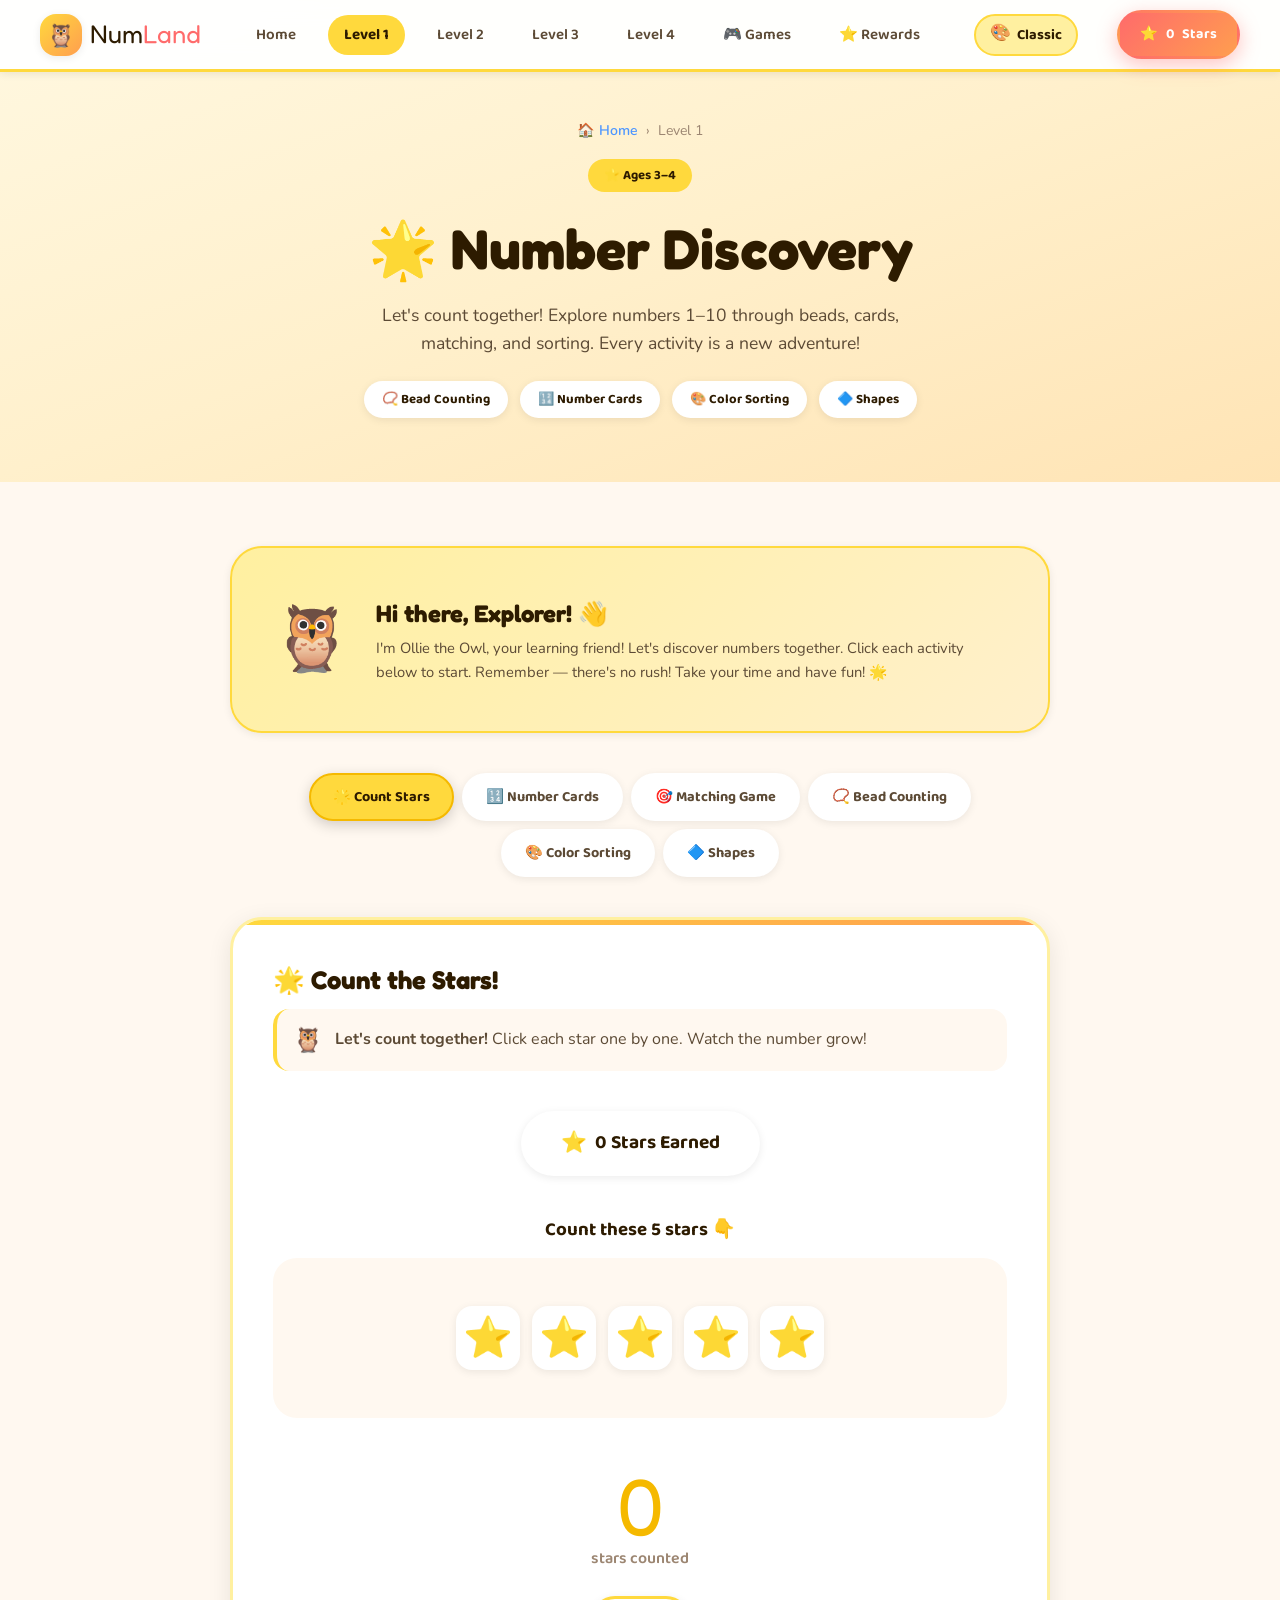
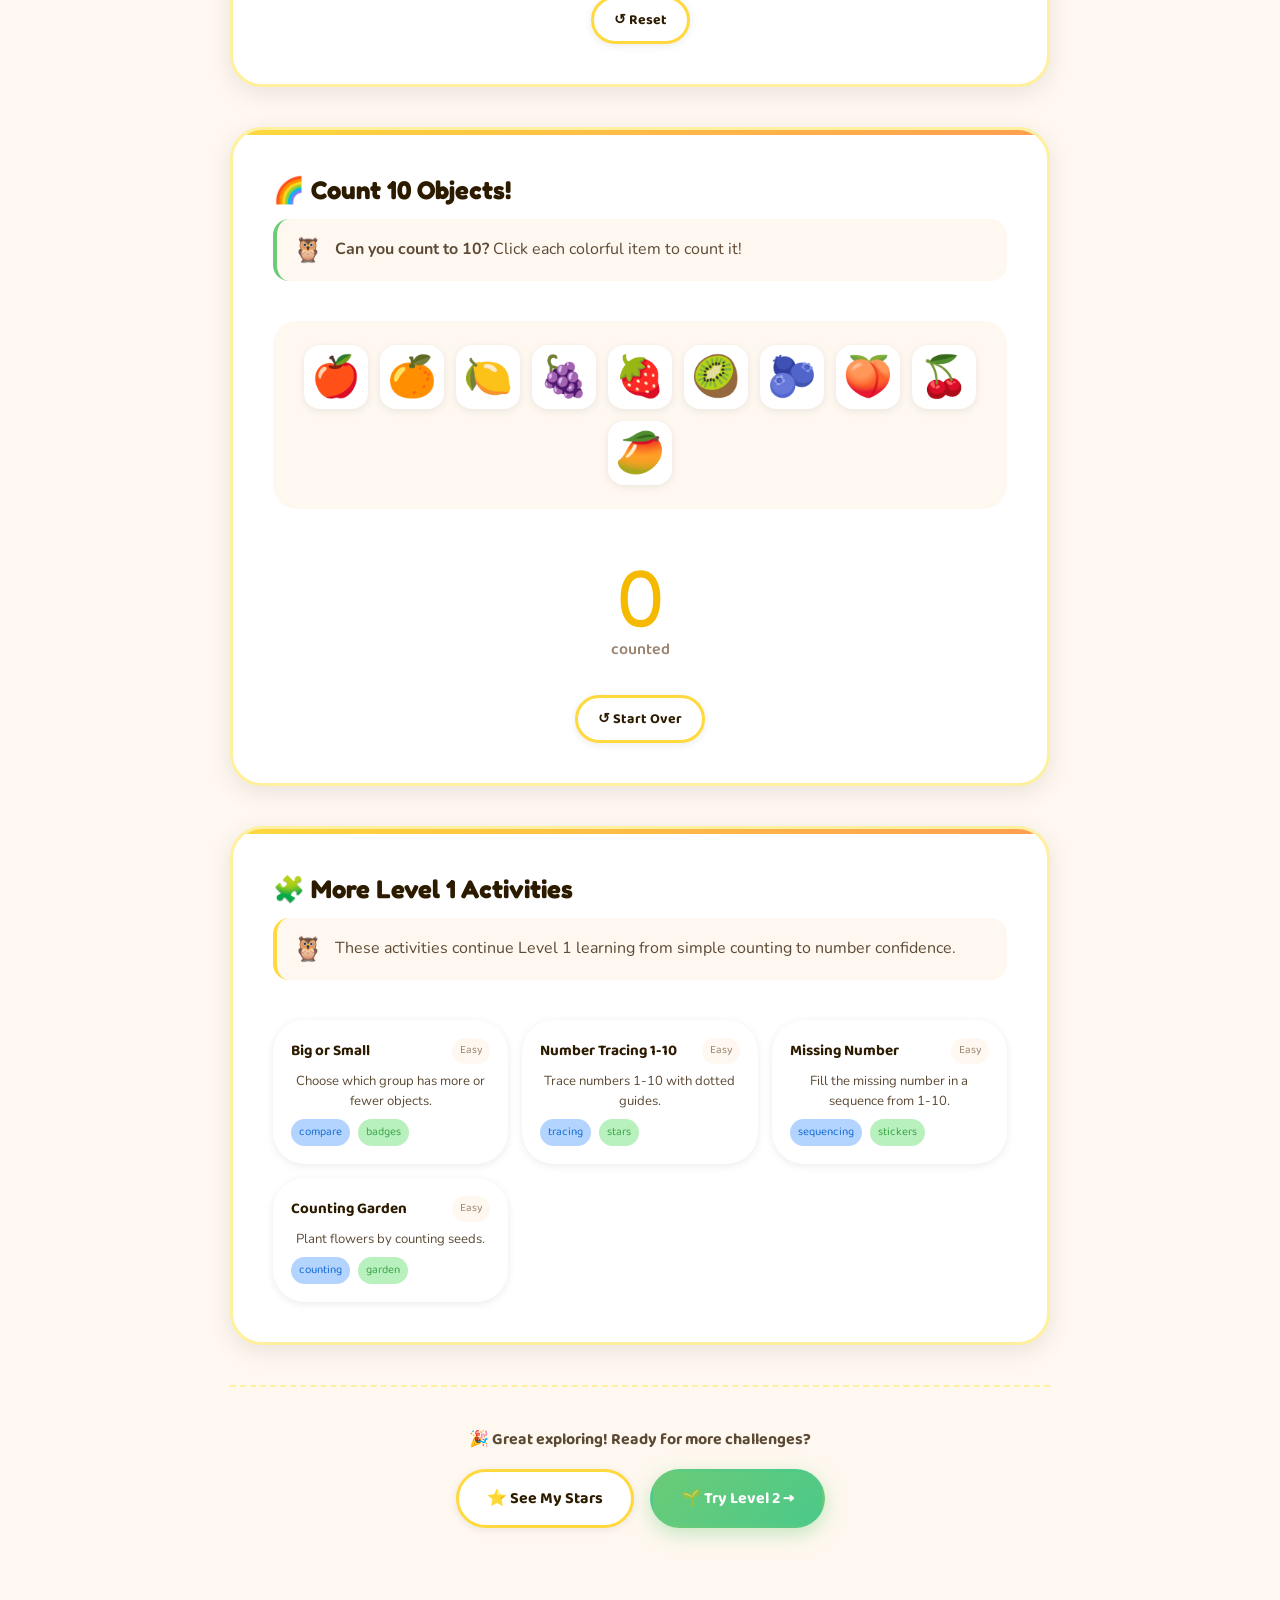
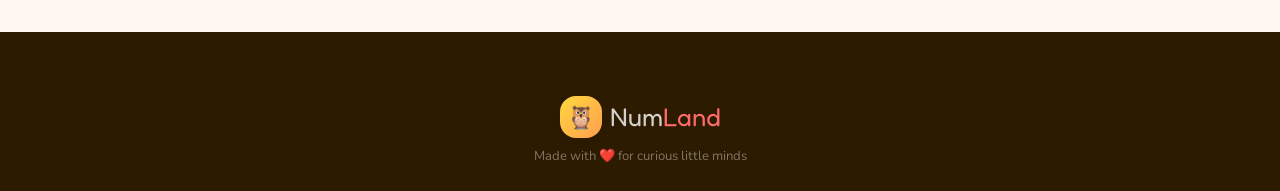
<file: level1.html>
<!DOCTYPE html>
<html lang="en">
<head>
  <meta charset="UTF-8" />
  <meta name="viewport" content="width=device-width, initial-scale=1.0" />
  <title>Level 1 — Number Discovery | NumLand 🌟</title>
  <meta name="description" content="Level 1: Number Discovery for ages 3-4. Count stars, match numbers, sort shapes, and explore beads!" />
  <link rel="preconnect" href="https://fonts.googleapis.com" />
  <link rel="preconnect" href="https://fonts.gstatic.com" crossorigin />
  <link href="https://fonts.googleapis.com/css2?family=Fredoka+One&family=Nunito:wght@400;500;600;700;800;900&family=Baloo+2:wght@400;600;700;800&display=swap" rel="stylesheet" />
  <link rel="stylesheet" href="css/styles.css?v=2" />
  <script>(function(){try{if(localStorage.getItem('numland-theme')==='pokemon'){document.documentElement.setAttribute('data-theme','pokemon');}}catch(e){}})();</script>
  <style>
    :root {
      --level-color: var(--yellow);
      --level-dark: var(--yellow-dark);
      --level-light: var(--yellow-light);
      --level-bg: var(--level1-bg);
    }

    .activity-tab.active { background: var(--yellow); border-color: var(--yellow-dark); }

    /* Number card grid */
    .num-cards-area {
      display: grid;
      grid-template-columns: repeat(5, 1fr);
      gap: 12px;
      margin-bottom: var(--space-lg);
    }

    @media (max-width: 600px) {
      .num-cards-area { grid-template-columns: repeat(3, 1fr); }
    }

    /* Color sorting */
    .sort-items {
      display: flex;
      flex-wrap: wrap;
      gap: 12px;
      justify-content: center;
      padding: var(--space-lg);
      background: var(--bg-cream);
      border-radius: var(--radius-lg);
      margin-bottom: var(--space-md);
      min-height: 80px;
    }

    .sort-item {
      width: 56px;
      height: 56px;
      border-radius: 50%;
      display: flex;
      align-items: center;
      justify-content: center;
      font-size: 1.8rem;
      cursor: grab;
      box-shadow: var(--shadow-sm);
      transition: transform var(--transition-bounce);
      border: 3px solid transparent;
      user-select: none;
      flex-shrink: 0;
    }

    .sort-item:hover { transform: scale(1.15); }
    .sort-item:active { cursor: grabbing; transform: scale(0.95); }

    .sort-buckets {
      display: flex;
      gap: var(--space-md);
      justify-content: center;
      flex-wrap: wrap;
    }

    .sort-bucket {
      border: 3px dashed;
      border-radius: var(--radius-xl);
      padding: var(--space-md);
      min-width: 120px;
      min-height: 100px;
      display: flex;
      flex-wrap: wrap;
      gap: 8px;
      align-items: center;
      justify-content: center;
      transition: all var(--transition-normal);
      background: white;
    }

    .sort-bucket-label {
      display: block;
      text-align: center;
      font-family: var(--font-fun);
      font-weight: 700;
      font-size: 0.85rem;
      margin-bottom: 8px;
    }

    /* Shape recognition */
    .shapes-area {
      display: flex;
      flex-wrap: wrap;
      gap: var(--space-lg);
      justify-content: center;
      padding: var(--space-lg);
    }

    .shape-card {
      width: 120px;
      height: 120px;
      background: white;
      border-radius: var(--radius-lg);
      box-shadow: var(--shadow-sm);
      border: 3px solid var(--yellow-light);
      display: flex;
      flex-direction: column;
      align-items: center;
      justify-content: center;
      cursor: pointer;
      transition: all var(--transition-bounce);
      text-align: center;
      gap: 8px;
    }

    .shape-card:hover {
      transform: scale(1.1);
      border-color: var(--yellow);
      box-shadow: var(--shadow-md);
    }

    .shape-card.selected {
      background: var(--yellow-light);
      border-color: var(--yellow-dark);
      transform: scale(1.08);
    }

    .shape-svg {
      width: 60px;
      height: 60px;
    }

    .shape-name {
      font-family: var(--font-fun);
      font-weight: 700;
      font-size: 0.82rem;
      color: var(--text-dark);
    }

    /* Bead section */
    .bead-section {
      background: linear-gradient(135deg, #FFF8E1, #FFF0CC);
      border-radius: var(--radius-xl);
      padding: var(--space-xl);
      border: 3px solid var(--yellow);
    }

    .bead-question {
      font-family: var(--font-display);
      font-size: 1.3rem;
      color: var(--text-dark);
      text-align: center;
      margin-bottom: var(--space-lg);
      padding: 12px;
      background: white;
      border-radius: var(--radius-md);
      box-shadow: var(--shadow-sm);
    }

    /* Tracing section */
    .tracing-numbers {
      display: flex;
      gap: var(--space-md);
      justify-content: center;
      flex-wrap: wrap;
      margin-bottom: var(--space-lg);
    }

    .trace-num-btn {
      width: 60px;
      height: 60px;
      border-radius: var(--radius-md);
      font-family: var(--font-display);
      font-size: 1.8rem;
      background: white;
      border: 3px solid var(--yellow-light);
      cursor: pointer;
      transition: all var(--transition-bounce);
      color: var(--text-dark);
      box-shadow: var(--shadow-sm);
    }

    .trace-num-btn:hover { transform: scale(1.1); border-color: var(--yellow); background: var(--yellow-light); }
    .trace-num-btn.active { background: var(--yellow); border-color: var(--yellow-dark); transform: scale(1.1); }
  </style>
</head>
<body>

<!-- NAVIGATION -->
<nav class="nav">
  <a href="index.html" class="nav-logo">
    <div class="nav-logo-icon">🦉</div>
    <span class="nav-logo-text">Num<span>Land</span></span>
  </a>
  <ul class="nav-links">
    <li><a href="index.html" class="nav-link">Home</a></li>
    <li><a href="level1.html" class="nav-link active">Level 1</a></li>
    <li><a href="level2.html" class="nav-link">Level 2</a></li>
    <li><a href="level3.html" class="nav-link">Level 3</a></li>
    <li><a href="level4.html" class="nav-link">Level 4</a></li>
    <li><a href="games.html" class="nav-link">🎮 Games</a></li>
    <li><a href="rewards.html" class="nav-link">⭐ Rewards</a></li>
  </ul>
  <a href="rewards.html" class="btn btn-primary btn-sm nav-btn">⭐ <span data-star-count>0</span> Stars</a>
  <button class="nav-hamburger" aria-label="Toggle menu"><span></span><span></span><span></span></button>
</nav>
<nav class="nav-mobile">
  <a href="index.html" class="nav-link">🏠 Home</a>
  <a href="level1.html" class="nav-link active">🌟 Level 1</a>
  <a href="level2.html" class="nav-link">🌱 Level 2</a>
  <a href="level3.html" class="nav-link">🏗️ Level 3</a>
  <a href="level4.html" class="nav-link">🗺️ Level 4</a>
  <a href="games.html" class="nav-link">🎮 Games</a>
  <a href="rewards.html" class="nav-link">⭐ Rewards</a>
</nav>

<!-- PAGE HEADER -->
<header class="page-header level1-bg" id="counting">
  <div class="breadcrumb">
    <a href="index.html">🏠 Home</a> <span>›</span> Level 1
  </div>
  <div style="display:inline-flex;align-items:center;gap:8px;background:var(--yellow);color:var(--text-dark);font-family:var(--font-fun);font-weight:700;font-size:0.82rem;padding:6px 16px;border-radius:50px;margin-bottom:12px;">⭐ Ages 3–4</div>
  <h1 class="page-header-title">🌟 Number Discovery</h1>
  <p class="page-header-sub">Let's count together! Explore numbers 1–10 through beads, cards, matching, and sorting. Every activity is a new adventure!</p>

  <div style="display:flex;gap:12px;justify-content:center;flex-wrap:wrap;margin-top:16px;">
    <div style="background:white;border-radius:50px;padding:8px 18px;font-family:var(--font-fun);font-weight:700;font-size:0.82rem;color:var(--text-dark);box-shadow:var(--shadow-sm);">📿 Bead Counting</div>
    <div style="background:white;border-radius:50px;padding:8px 18px;font-family:var(--font-fun);font-weight:700;font-size:0.82rem;color:var(--text-dark);box-shadow:var(--shadow-sm);">🔢 Number Cards</div>
    <div style="background:white;border-radius:50px;padding:8px 18px;font-family:var(--font-fun);font-weight:700;font-size:0.82rem;color:var(--text-dark);box-shadow:var(--shadow-sm);">🎨 Color Sorting</div>
    <div style="background:white;border-radius:50px;padding:8px 18px;font-family:var(--font-fun);font-weight:700;font-size:0.82rem;color:var(--text-dark);box-shadow:var(--shadow-sm);">🔷 Shapes</div>
  </div>
</header>

<!-- ACTIVITY AREA -->
<main class="activity-container" id="main-content">

  <!-- Welcome Banner -->
  <div class="level-welcome reveal" style="background:linear-gradient(135deg,var(--yellow-light),#FFF0CC);border:2px solid var(--yellow);">
    <div class="level-welcome-icon">🦉</div>
    <div class="level-welcome-text">
      <h2>Hi there, Explorer! 👋</h2>
      <p>I'm Ollie the Owl, your learning friend! Let's discover numbers together. Click each activity below to start. Remember — there's no rush! Take your time and have fun! 🌟</p>
    </div>
  </div>

  <!-- Activity Tab Navigation -->
  <div class="activity-tabs reveal" role="tablist" aria-label="Level 1 Activities">
    <button class="activity-tab active" data-tab="act-counting" role="tab" aria-selected="true">🌟 Count Stars</button>
    <button class="activity-tab" data-tab="act-numbers" role="tab" aria-selected="false">🔢 Number Cards</button>
    <button class="activity-tab" data-tab="act-matching" role="tab" aria-selected="false">🎯 Matching Game</button>
    <button class="activity-tab" data-tab="act-beads" role="tab" aria-selected="false">📿 Bead Counting</button>
    <button class="activity-tab" data-tab="act-sorting" role="tab" aria-selected="false">🎨 Color Sorting</button>
    <button class="activity-tab" data-tab="act-shapes" role="tab" aria-selected="false">🔷 Shapes</button>
  </div>

  <!-- ================================================
       ACTIVITY 1: COUNTING STARS
  ================================================ -->
  <div class="activity-panel active" id="act-counting" role="tabpanel">
    <div class="activity-card">
      <h2 class="activity-title">🌟 Count the Stars!</h2>
      <div class="activity-instruction">
        <span style="font-size:1.5rem;">🦉</span>
        <span><strong>Let's count together!</strong> Click each star one by one. Watch the number grow!</span>
      </div>

      <div class="score-display">
        <div class="score-item"><span class="score-icon">⭐</span><span class="score-value" id="count-stars-score">0 Stars Earned</span></div>
      </div>

      <!-- Counting activity 1: 5 stars -->
      <div id="count-activity-1">
        <h3 style="font-family:var(--font-fun);font-weight:700;color:var(--text-dark);margin-bottom:12px;text-align:center;">
          Count these 5 stars 👇
        </h3>
        <div class="counting-area" id="count-area-1">
          <!-- Populated by JS -->
        </div>
        <div class="count-display">
          <span class="count-number" id="count-num-1">0</span>
          <span class="count-label">stars counted</span>
        </div>
        <div style="text-align:center;">
          <button class="btn btn-secondary btn-sm reset-btn">↺ Reset</button>
        </div>
      </div>

      <!-- Feedback -->
      <div class="feedback" id="count-feedback-1"></div>
    </div>

    <!-- Second counting activity -->
    <div class="activity-card">
      <h2 class="activity-title">🌈 Count 10 Objects!</h2>
      <div class="activity-instruction green">
        <span style="font-size:1.5rem;">🦉</span>
        <span><strong>Can you count to 10?</strong> Click each colorful item to count it!</span>
      </div>

      <div id="count-activity-2">
        <div class="counting-area" id="count-area-2"><!-- Populated by JS --></div>
        <div class="count-display">
          <span class="count-number" id="count-num-2">0</span>
          <span class="count-label">counted</span>
        </div>
        <div style="text-align:center;margin-top:8px;">
          <button class="btn btn-secondary btn-sm reset-btn-2">↺ Start Over</button>
        </div>
      </div>
      <div class="feedback" id="count-feedback-2"></div>
    </div>
  </div>

  <!-- ================================================
       ACTIVITY 2: NUMBER CARDS
  ================================================ -->
  <div class="activity-panel" id="act-numbers" role="tabpanel">
    <div class="activity-card">
      <h2 class="activity-title">🔢 Meet the Numbers!</h2>
      <div class="activity-instruction">
        <span style="font-size:1.5rem;">🦉</span>
        <span><strong>Click any number card</strong> to see how many dots it has. Numbers show how many things there are!</span>
      </div>

      <div class="num-cards-area" id="num-cards-grid" role="grid" aria-label="Number cards 1 to 10">
        <!-- Populated by JS -->
      </div>

      <div id="num-card-selected" style="text-align:center;padding:var(--space-lg);background:var(--yellow-light);border-radius:var(--radius-lg);min-height:80px;display:none;">
        <p id="num-card-msg" style="font-family:var(--font-display);font-size:1.8rem;color:var(--text-dark);"></p>
      </div>
    </div>
  </div>

  <!-- ================================================
       ACTIVITY 3: MATCHING GAME
  ================================================ -->
  <div class="activity-panel" id="act-matching" role="tabpanel">
    <div class="activity-card">
      <h2 class="activity-title">🎯 Number Matching!</h2>
      <div class="activity-instruction">
        <span style="font-size:1.5rem;">🦉</span>
        <span><strong>Can you match the number to the right group?</strong> Click a number, then click the matching picture group!</span>
      </div>

      <div class="matching-game" id="matching-container">
        <div class="match-column" id="match-numbers" role="group" aria-label="Number cards"></div>
        <div class="match-connector" aria-hidden="true">🔗</div>
        <div class="match-column" id="match-items" role="group" aria-label="Object groups"></div>
      </div>

      <div class="feedback" id="matching-feedback"></div>

      <div style="text-align:center;margin-top:var(--space-lg);">
        <button class="btn btn-secondary" id="new-match-btn">🔀 New Game</button>
      </div>
    </div>
  </div>

  <!-- ================================================
       ACTIVITY 4: BEAD COUNTING
  ================================================ -->
  <div class="activity-panel" id="act-beads" role="tabpanel">
    <div class="activity-card">
      <h2 class="activity-title">📿 Montessori Bead Counting!</h2>
      <div class="activity-instruction">
        <span style="font-size:1.5rem;">🦉</span>
        <span><strong>Click the beads to count them!</strong> Just like the real Montessori bead chains. Each row is a different number!</span>
      </div>

      <div class="bead-section">
        <div class="bead-question" id="bead-question">
          Click the beads on each rod to count them. How many in total?
        </div>

        <div id="bead-rods" class="bead-rods"><!-- Populated by JS --></div>

        <div style="text-align:center;margin-top:var(--space-lg);">
          <span style="font-family:var(--font-fun);font-weight:700;color:var(--text-body);">Total beads: </span>
          <span id="bead-total" style="font-family:var(--font-display);font-size:2.5rem;color:var(--yellow-dark);">0</span>
        </div>
      </div>

      <div style="text-align:center;margin-top:var(--space-lg);">
        <p style="font-size:0.88rem;color:var(--text-light);">💡 Try making all 3 rods show the same amount, or try filling all beads!</p>
      </div>
    </div>
  </div>

  <!-- ================================================
       ACTIVITY 5: COLOR SORTING
  ================================================ -->
  <div class="activity-panel" id="act-sorting" role="tabpanel">
    <div class="activity-card">
      <h2 class="activity-title">🎨 Sort by Color!</h2>
      <div class="activity-instruction">
        <span style="font-size:1.5rem;">🦉</span>
        <span><strong>Drag each shape</strong> into the bucket that matches its color! Red with red, blue with blue!</span>
      </div>

      <div class="sort-items" id="sort-items-area">
        <div class="sort-item" draggable="true" data-value="red" style="background:linear-gradient(135deg,#FF9999,#FF6B6B);" title="Red circle">🔴</div>
        <div class="sort-item" draggable="true" data-value="blue" style="background:linear-gradient(135deg,#99C6FF,#4D96FF);" title="Blue circle">🔵</div>
        <div class="sort-item" draggable="true" data-value="red" style="background:linear-gradient(135deg,#FF9999,#FF6B6B);" title="Red heart">❤️</div>
        <div class="sort-item" draggable="true" data-value="yellow" style="background:linear-gradient(135deg,#FFE87A,#FFD93D);" title="Yellow star">⭐</div>
        <div class="sort-item" draggable="true" data-value="blue" style="background:linear-gradient(135deg,#99C6FF,#4D96FF);" title="Blue diamond">💎</div>
        <div class="sort-item" draggable="true" data-value="yellow" style="background:linear-gradient(135deg,#FFE87A,#FFD93D);" title="Yellow flower">🌻</div>
        <div class="sort-item" draggable="true" data-value="red" style="background:linear-gradient(135deg,#FF9999,#FF6B6B);" title="Red apple">🍎</div>
        <div class="sort-item" draggable="true" data-value="blue" style="background:linear-gradient(135deg,#99C6FF,#4D96FF);" title="Blue drop">💧</div>
        <div class="sort-item" draggable="true" data-value="yellow" style="background:linear-gradient(135deg,#FFE87A,#FFD93D);" title="Yellow sun">☀️</div>
      </div>

      <div class="sort-buckets">
        <div>
          <span class="sort-bucket-label" style="color:#E84040;">🔴 Red</span>
          <div class="sort-bucket drop-zone" data-accepts="red" style="border-color:#FF6B6B;min-width:140px;">
            <span style="color:var(--text-light);font-size:0.82rem;">Drop red items here</span>
          </div>
        </div>
        <div>
          <span class="sort-bucket-label" style="color:#1A6FD4;">🔵 Blue</span>
          <div class="sort-bucket drop-zone" data-accepts="blue" style="border-color:#4D96FF;min-width:140px;">
            <span style="color:var(--text-light);font-size:0.82rem;">Drop blue items here</span>
          </div>
        </div>
        <div>
          <span class="sort-bucket-label" style="color:#D4A800;">⭐ Yellow</span>
          <div class="sort-bucket drop-zone" data-accepts="yellow" style="border-color:#FFD93D;min-width:140px;">
            <span style="color:var(--text-light);font-size:0.82rem;">Drop yellow items here</span>
          </div>
        </div>
      </div>

      <div style="text-align:center;margin-top:var(--space-lg);">
        <button class="btn btn-secondary" onclick="resetSorting()">↺ Reset Sorting</button>
      </div>
    </div>
  </div>

  <!-- ================================================
       ACTIVITY 6: SHAPE RECOGNITION
  ================================================ -->
  <div class="activity-panel" id="act-shapes" role="tabpanel">
    <div class="activity-card">
      <h2 class="activity-title">🔷 Shape Explorer!</h2>
      <div class="activity-instruction">
        <span style="font-size:1.5rem;">🦉</span>
        <span><strong>Click each shape</strong> to learn its name! Shapes are everywhere in our world!</span>
      </div>

      <div class="shapes-area" id="shapes-area" role="grid" aria-label="Shape exploration cards">
        <div class="shape-card" data-shape="circle" onclick="exploreShape(this)" role="button" tabindex="0">
          <svg class="shape-svg" viewBox="0 0 60 60" aria-hidden="true">
            <circle cx="30" cy="30" r="26" fill="#FFD93D" stroke="#F5B900" stroke-width="3"/>
          </svg>
          <span class="shape-name">Circle</span>
        </div>
        <div class="shape-card" data-shape="square" onclick="exploreShape(this)" role="button" tabindex="0">
          <svg class="shape-svg" viewBox="0 0 60 60" aria-hidden="true">
            <rect x="7" y="7" width="46" height="46" rx="4" fill="#FF6B6B" stroke="#E84040" stroke-width="3"/>
          </svg>
          <span class="shape-name">Square</span>
        </div>
        <div class="shape-card" data-shape="triangle" onclick="exploreShape(this)" role="button" tabindex="0">
          <svg class="shape-svg" viewBox="0 0 60 60" aria-hidden="true">
            <polygon points="30,4 56,54 4,54" fill="#6BCB77" stroke="#3DA84B" stroke-width="3" stroke-linejoin="round"/>
          </svg>
          <span class="shape-name">Triangle</span>
        </div>
        <div class="shape-card" data-shape="rectangle" onclick="exploreShape(this)" role="button" tabindex="0">
          <svg class="shape-svg" viewBox="0 0 60 60" aria-hidden="true">
            <rect x="4" y="14" width="52" height="32" rx="4" fill="#4D96FF" stroke="#1A6FD4" stroke-width="3"/>
          </svg>
          <span class="shape-name">Rectangle</span>
        </div>
        <div class="shape-card" data-shape="star" onclick="exploreShape(this)" role="button" tabindex="0">
          <svg class="shape-svg" viewBox="0 0 60 60" aria-hidden="true">
            <polygon points="30,4 37,22 56,22 41,33 47,52 30,41 13,52 19,33 4,22 23,22" fill="#FF9E4F" stroke="#D96E1A" stroke-width="2" stroke-linejoin="round"/>
          </svg>
          <span class="shape-name">Star</span>
        </div>
        <div class="shape-card" data-shape="oval" onclick="exploreShape(this)" role="button" tabindex="0">
          <svg class="shape-svg" viewBox="0 0 60 60" aria-hidden="true">
            <ellipse cx="30" cy="30" rx="27" ry="18" fill="#C77DFF" stroke="#9B3FE8" stroke-width="3"/>
          </svg>
          <span class="shape-name">Oval</span>
        </div>
        <div class="shape-card" data-shape="heart" onclick="exploreShape(this)" role="button" tabindex="0">
          <svg class="shape-svg" viewBox="0 0 60 60" aria-hidden="true">
            <path d="M30,50 C10,38 4,24 8,16 C12,8 22,6 30,16 C38,6 48,8 52,16 C56,24 50,38 30,50Z" fill="#FF8FAB" stroke="#D45070" stroke-width="2"/>
          </svg>
          <span class="shape-name">Heart</span>
        </div>
        <div class="shape-card" data-shape="diamond" onclick="exploreShape(this)" role="button" tabindex="0">
          <svg class="shape-svg" viewBox="0 0 60 60" aria-hidden="true">
            <polygon points="30,4 56,30 30,56 4,30" fill="#4D96FF" stroke="#1A6FD4" stroke-width="3"/>
          </svg>
          <span class="shape-name">Diamond</span>
        </div>
      </div>

      <div id="shape-info" style="text-align:center;padding:var(--space-lg);background:var(--yellow-light);border-radius:var(--radius-lg);margin-top:var(--space-md);display:none;">
        <!-- Shape info populated by JS -->
      </div>
    </div>
  </div>

  <section class="activity-card reveal" style="margin-top:var(--space-lg);">
    <h2 class="activity-title">🧩 More Level 1 Activities</h2>
    <div class="activity-instruction">
      <span style="font-size:1.5rem;">🦉</span>
      <span>These activities continue Level 1 learning from simple counting to number confidence.</span>
    </div>
    <div id="extra-level-1"></div>
  </section>

  <!-- Navigation to next level -->
  <div style="text-align:center;padding:var(--space-xl) 0;border-top:2px dashed var(--yellow-light);margin-top:var(--space-lg);">
    <p style="font-family:var(--font-fun);font-weight:700;color:var(--text-body);margin-bottom:var(--space-md);">
      🎉 Great exploring! Ready for more challenges?
    </p>
    <div style="display:flex;gap:var(--space-md);justify-content:center;flex-wrap:wrap;">
      <a href="rewards.html" class="btn btn-secondary">⭐ See My Stars</a>
      <a href="level2.html" class="btn btn-green">🌱 Try Level 2 →</a>
    </div>
  </div>
</main>

<!-- FOOTER -->
<footer class="footer">
  <div class="footer-inner">
    <div class="footer-bottom" style="flex-direction:column;gap:8px;text-align:center;">
      <a href="index.html" class="nav-logo" style="justify-content:center;">
        <div class="nav-logo-icon">🦉</div>
        <span class="nav-logo-text" style="color:rgba(255,255,255,0.8);">Num<span>Land</span></span>
      </a>
      <span>Made with <span style="color:var(--coral);">❤️</span> for curious little minds</span>
    </div>
  </div>
</footer>

<script src="js/learning-data.js"></script>
<script src="js/app.js"></script>
<script>
document.addEventListener('DOMContentLoaded', () => {

  // ─── COUNTING ACTIVITY 1 (5 stars) ───────────────────
  let count1 = 0;
  const area1 = document.getElementById('count-area-1');
  const numEl1 = document.getElementById('count-num-1');
  const emojis1 = ['⭐','⭐','⭐','⭐','⭐'];

  area1.innerHTML = '';
  emojis1.forEach((e, i) => {
    const obj = document.createElement('div');
    obj.className = 'count-obj';
    obj.textContent = e;
    obj.setAttribute('aria-label', `Star ${i+1}`);
    obj.setAttribute('role', 'button');
    obj.setAttribute('tabindex', '0');
    obj.addEventListener('click', function() {
      if (this.classList.contains('counted')) return;
      this.classList.add('counted');
      count1++;
      numEl1.textContent = count1;
      numEl1.classList.remove('update');
      void numEl1.offsetWidth;
      numEl1.classList.add('update');
      playSound('count');
      if (count1 === 5) {
        const fb = document.getElementById('count-feedback-1');
        fb.className = 'feedback show success';
        fb.innerHTML = '<span class="feedback-icon">🌟</span> Amazing! You counted all 5 stars! Great job!';
        celebrate('🌟 5 Stars counted! You\'re a counting star!');
        Progress.addStars(1);
        document.getElementById('count-stars-score').textContent = '1 Star Earned! ⭐';
      }
    });
    obj.addEventListener('keydown', function(e) { if (e.key === 'Enter' || e.key === ' ') this.click(); });
    area1.appendChild(obj);
  });

  document.querySelector('.reset-btn').addEventListener('click', () => {
    count1 = 0;
    numEl1.textContent = '0';
    area1.querySelectorAll('.count-obj').forEach(o => o.classList.remove('counted'));
    document.getElementById('count-feedback-1').className = 'feedback';
    playSound('click');
  });

  // ─── COUNTING ACTIVITY 2 (10 items) ───────────────────
  let count2 = 0;
  const area2 = document.getElementById('count-area-2');
  const numEl2 = document.getElementById('count-num-2');
  const emojiSet2 = ['🍎','🍊','🍋','🍇','🍓','🥝','🫐','🍑','🍒','🥭'];

  area2.innerHTML = '';
  emojiSet2.forEach((e, i) => {
    const obj = document.createElement('div');
    obj.className = 'count-obj';
    obj.textContent = e;
    obj.setAttribute('aria-label', `Fruit ${i+1}: ${e}`);
    obj.setAttribute('role', 'button');
    obj.setAttribute('tabindex', '0');
    obj.addEventListener('click', function() {
      if (this.classList.contains('counted')) return;
      this.classList.add('counted');
      count2++;
      numEl2.textContent = count2;
      numEl2.classList.remove('update');
      void numEl2.offsetWidth;
      numEl2.classList.add('update');
      playSound('count');
      if (count2 === 10) {
        const fb = document.getElementById('count-feedback-2');
        fb.className = 'feedback show success';
        fb.innerHTML = '<span class="feedback-icon">🎉</span> WOW! You counted all 10 fruits! You\'re a super counter!';
        celebrate('🎉 10 fruits counted! You\'re incredible!');
        Progress.addStars(2);
      }
    });
    obj.addEventListener('keydown', function(e) { if (e.key === 'Enter' || e.key === ' ') this.click(); });
    area2.appendChild(obj);
  });

  document.querySelector('.reset-btn-2').addEventListener('click', () => {
    count2 = 0;
    numEl2.textContent = '0';
    area2.querySelectorAll('.count-obj').forEach(o => o.classList.remove('counted'));
    document.getElementById('count-feedback-2').className = 'feedback';
    playSound('click');
  });

  // ─── NUMBER CARDS ──────────────────────────────────────
  const numGrid = document.getElementById('num-cards-grid');
  const numFacts = {
    1: { dot: 1, msg: "ONE! 1 is the first number — like the Sun in our sky! ☀️", emoji: '🌟' },
    2: { dot: 2, msg: "TWO! 2 is like a pair — you have 2 eyes, 2 hands! 👀", emoji: '🦋' },
    3: { dot: 3, msg: "THREE! 3 is like a triangle — count its sides! 🔺", emoji: '🌈' },
    4: { dot: 4, msg: "FOUR! A square has 4 sides. A dog has 4 legs! 🐕", emoji: '🍀' },
    5: { dot: 5, msg: "FIVE! Count your fingers on one hand — that's 5! ✋", emoji: '⭐' },
    6: { dot: 6, msg: "SIX! A honeycomb has 6 sides. Bees love 6! 🐝", emoji: '🌺' },
    7: { dot: 7, msg: "SEVEN! A rainbow has 7 colors. Can you name them? 🌈", emoji: '🦄' },
    8: { dot: 8, msg: "EIGHT! A spider has 8 legs. Count them! 🕷️", emoji: '🎈' },
    9: { dot: 9, msg: "NINE! 9 is SO close to 10! Just one more! 😊", emoji: '🌙' },
    10: { dot: 10, msg: "TEN! 10 fingers, 10 toes — that's a wonderful number! 🙌", emoji: '🎉' },
  };

  const dotColors = ['#FF6B6B','#FF9E4F','#FFD93D','#6BCB77','#4D96FF','#C77DFF','#FF8FAB','#6BCB77','#4D96FF','#FF6B6B'];

  for (let n = 1; n <= 10; n++) {
    const card = document.createElement('div');
    card.className = 'number-card';
    card.setAttribute('role', 'button');
    card.setAttribute('tabindex', '0');
    card.setAttribute('aria-label', `Number ${n}`);

    // Number
    const numSpan = document.createElement('span');
    numSpan.textContent = n;
    card.appendChild(numSpan);

    // Dots
    const dotsDiv = document.createElement('div');
    dotsDiv.className = 'dots';
    for (let d = 0; d < n; d++) {
      const dot = document.createElement('span');
      dot.className = 'dot';
      dot.style.background = dotColors[n - 1];
      dotsDiv.appendChild(dot);
    }
    card.appendChild(dotsDiv);

    card.addEventListener('click', function() {
      numGrid.querySelectorAll('.number-card').forEach(c => c.classList.remove('selected'));
      this.classList.add('selected');
      const info = document.getElementById('num-card-selected');
      const msg = document.getElementById('num-card-msg');
      const fact = numFacts[n];
      info.style.display = 'block';
      msg.innerHTML = `${fact.emoji} ${fact.msg}`;
      info.style.animation = 'none';
      void info.offsetWidth;
      info.style.animation = 'fadeSlideIn 0.3s ease';
      playSound('select');
    });

    card.addEventListener('keydown', function(e) { if (e.key === 'Enter' || e.key === ' ') this.click(); });
    numGrid.appendChild(card);
  }

  // ─── MATCHING GAME ─────────────────────────────────────
  initNumberMatch('matching-container');
  document.getElementById('new-match-btn')?.addEventListener('click', () => {
    initNumberMatch('matching-container');
    playSound('click');
  });

  // ─── BEAD COUNTING ─────────────────────────────────────
  const beadContainer = { querySelector: (s) => document.querySelector(`#act-beads ${s}`) };

  // Manually init bead rods
  const beadRodsEl = document.getElementById('bead-rods');
  const beadTotalEl = document.getElementById('bead-total');
  if (beadRodsEl) {
    const rods = [
      { count: 5, color: 'red', label: 'Rod A (5 beads)' },
      { count: 7, color: 'blue', label: 'Rod B (7 beads)' },
      { count: 3, color: 'green', label: 'Rod C (3 beads)' },
    ];

    let grandTotal = 0;
    beadRodsEl.innerHTML = '';

    rods.forEach((rod, ri) => {
      const wrap = document.createElement('div');
      wrap.style.cssText = 'margin-bottom:16px;';

      const labelEl = document.createElement('div');
      labelEl.style.cssText = 'font-family:var(--font-fun);font-weight:700;font-size:0.85rem;color:var(--text-light);margin-bottom:8px;';
      labelEl.textContent = rod.label;
      wrap.appendChild(labelEl);

      const rodDiv = document.createElement('div');
      rodDiv.className = 'bead-rod';

      const line = document.createElement('div');
      line.className = 'bead-rod-line';
      rodDiv.appendChild(line);

      for (let i = 0; i < rod.count; i++) {
        const bead = document.createElement('div');
        bead.className = 'bead inactive';
        bead.setAttribute('aria-label', `Bead ${i+1} on rod ${ri+1}`);
        bead.setAttribute('role', 'button');
        bead.setAttribute('tabindex', '0');

        bead.addEventListener('click', function() {
          const beads = rodDiv.querySelectorAll('.bead');
          const activeCount = rodDiv.querySelectorAll('.bead:not(.inactive)').length;
          const idx = Array.from(beads).indexOf(this);

          if (idx < activeCount) {
            // Deactivate from right to this index
            for (let j = activeCount - 1; j >= idx; j--) {
              beads[j].className = 'bead inactive';
              grandTotal--;
            }
          } else {
            // Activate up to this index
            for (let j = activeCount; j <= idx; j++) {
              beads[j].className = `bead active ${rod.color}`;
              grandTotal++;
            }
          }
          if (beadTotalEl) beadTotalEl.textContent = grandTotal;
          playSound('count');
        });
        bead.addEventListener('keydown', e => { if (e.key === 'Enter' || e.key === ' ') bead.click(); });

        rodDiv.appendChild(bead);
      }

      wrap.appendChild(rodDiv);
      beadRodsEl.appendChild(wrap);
    });
  }

  // ─── COLOR SORTING ─────────────────────────────────────
  initDragSort(document.getElementById('act-sorting'));

  // ─── SHAPES ────────────────────────────────────────────
  // Handled by global exploreShape function below

  renderExtraActivities('extra-level-1', 1, 5, 6);
});

// Shape exploration
const shapeInfo = {
  circle: { msg: "A circle is perfectly round! It has no corners or sides. Like a wheel, a coin, or the Sun! ☀️", color: '#FFD93D' },
  square: { msg: "A square has 4 equal sides and 4 corners. All sides are the same length! 📦", color: '#FF6B6B' },
  triangle: { msg: "A triangle has 3 sides and 3 corners. Mountains and pizza slices are triangles! 🏔️", color: '#6BCB77' },
  rectangle: { msg: "A rectangle has 4 sides — 2 long sides and 2 short sides. A door is a rectangle! 🚪", color: '#4D96FF' },
  star: { msg: "A star has 5 points! Stars shine bright in the night sky. ✨", color: '#FF9E4F' },
  oval: { msg: "An oval is like a stretched circle! Eggs are oval-shaped. 🥚", color: '#C77DFF' },
  heart: { msg: "A heart shape shows love! It has two bumps at the top and comes to a point at the bottom. ❤️", color: '#FF8FAB' },
  diamond: { msg: "A diamond is a square standing on its corner! Playing card suits include diamonds. 💎", color: '#4D96FF' },
};

function exploreShape(el) {
  document.querySelectorAll('.shape-card').forEach(c => c.classList.remove('selected'));
  el.classList.add('selected');
  const type = el.dataset.shape;
  const info = document.getElementById('shape-info');
  const data = shapeInfo[type];
  if (data && info) {
    info.style.display = 'block';
    info.innerHTML = `<p style="font-family:var(--font-fun);font-weight:700;font-size:1rem;color:var(--text-dark);">${data.msg}</p>`;
    info.style.background = data.color + '22';
    info.style.border = `2px solid ${data.color}`;
    info.style.animation = 'none';
    void info.offsetWidth;
    info.style.animation = 'fadeSlideIn 0.3s ease';
    playSound('select');
    Progress.addStars(0); // Exploration doesn't cost, but rewards feel
  }
}

// Reset sorting
function resetSorting() {
  const sortArea = document.getElementById('sort-items-area');
  const items = document.querySelectorAll('.sort-item');
  items.forEach(item => {
    sortArea.appendChild(item);
  });
  playSound('click');
}

// Sorting drag support
document.addEventListener('DOMContentLoaded', () => {
  const items = document.querySelectorAll('.sort-item');
  const zones = document.querySelectorAll('#act-sorting .drop-zone');
  let dragged = null;

  items.forEach(item => {
    item.addEventListener('dragstart', function(e) {
      dragged = this;
      this.style.opacity = '0.5';
      e.dataTransfer.setData('text/plain', this.dataset.value);
    });
    item.addEventListener('dragend', function() {
      this.style.opacity = '1';
    });
  });

  zones.forEach(zone => {
    zone.addEventListener('dragover', function(e) {
      e.preventDefault();
      this.classList.add('drag-over');
    });
    zone.addEventListener('dragleave', function() {
      this.classList.remove('drag-over');
    });
    zone.addEventListener('drop', function(e) {
      e.preventDefault();
      this.classList.remove('drag-over');
      if (!dragged) return;
      const expected = this.dataset.accepts;
      const value = dragged.dataset.value;

      if (expected === value) {
        this.appendChild(dragged);
        this.classList.add('correct');
        playSound('correct');
        showToast('🌟 Great sorting!', 'success');
        Progress.addStars(1);
      } else {
        this.classList.add('wrong');
        gentleEncourage('😊 Look at the color — try again!');
      }
      setTimeout(() => { this.classList.remove('correct', 'wrong'); }, 1000);
      dragged = null;
    });
  });
});
</script>
</body>
</html>
</file>
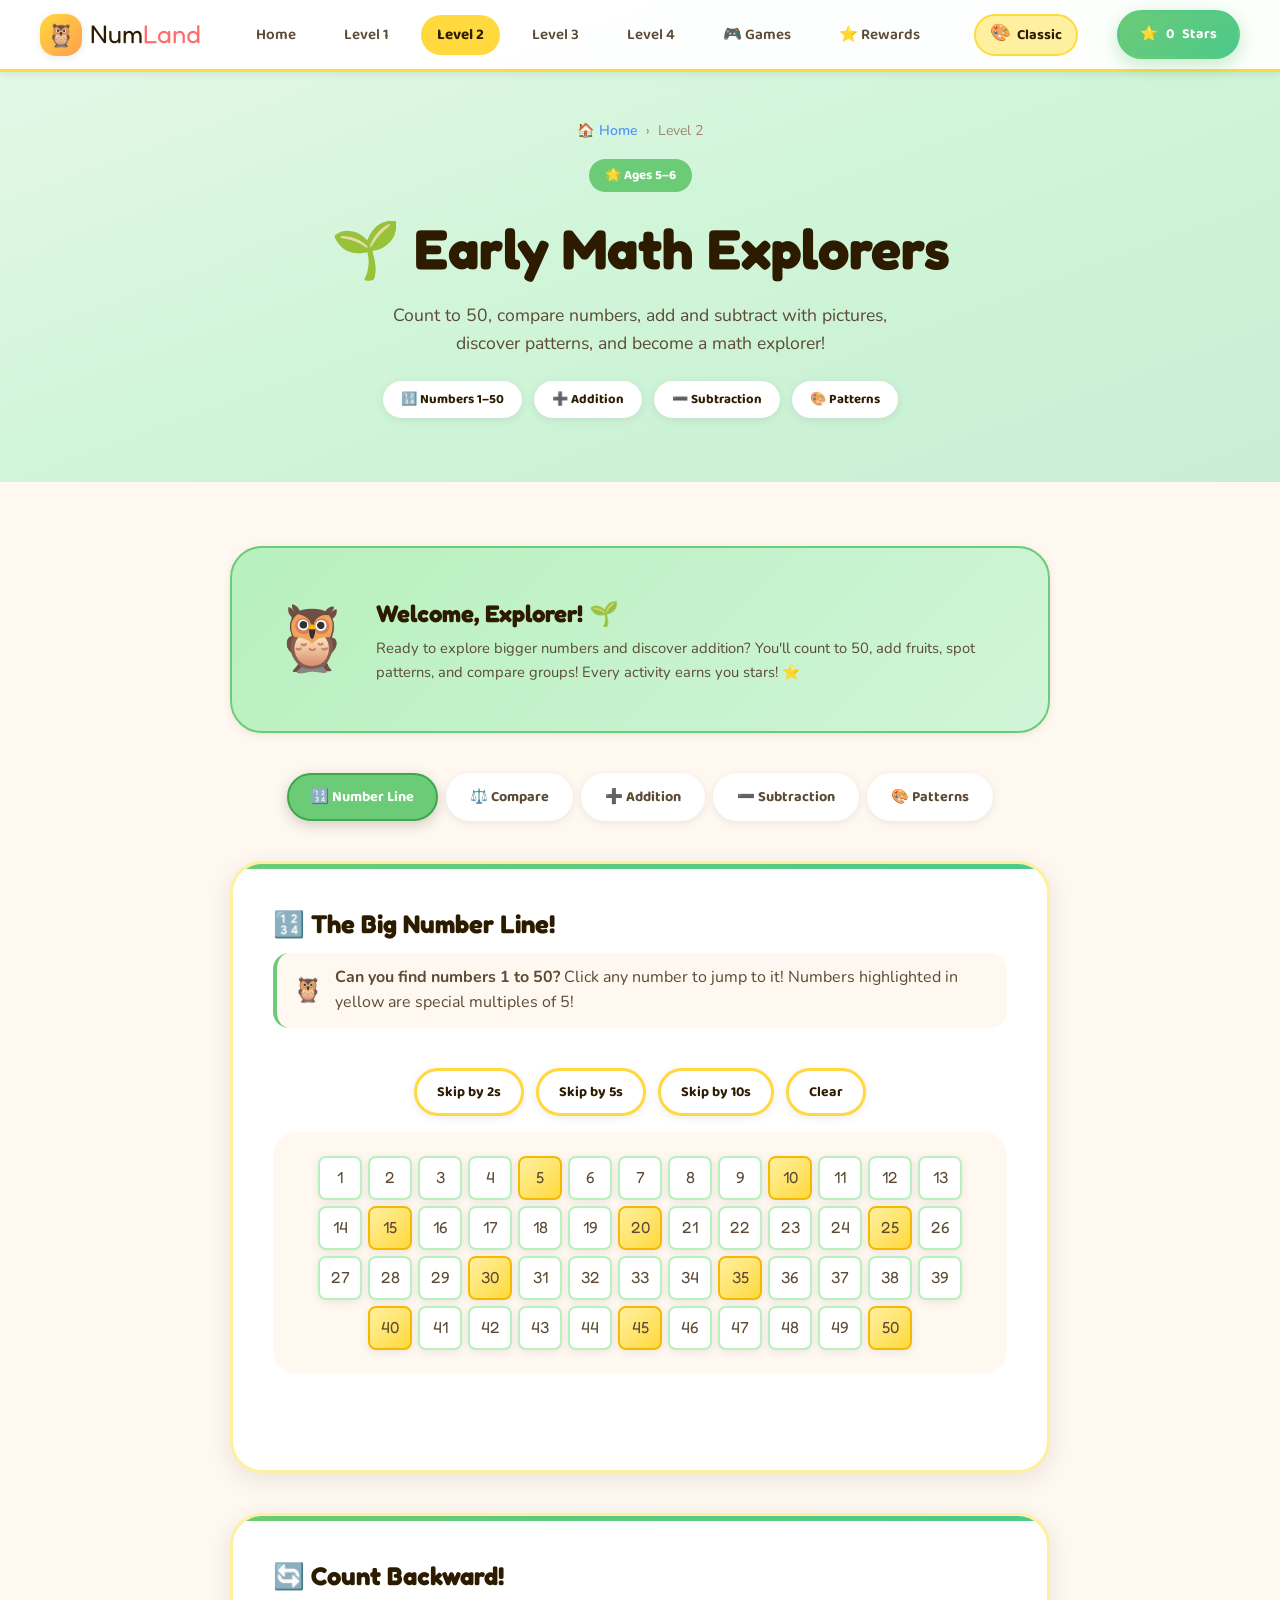
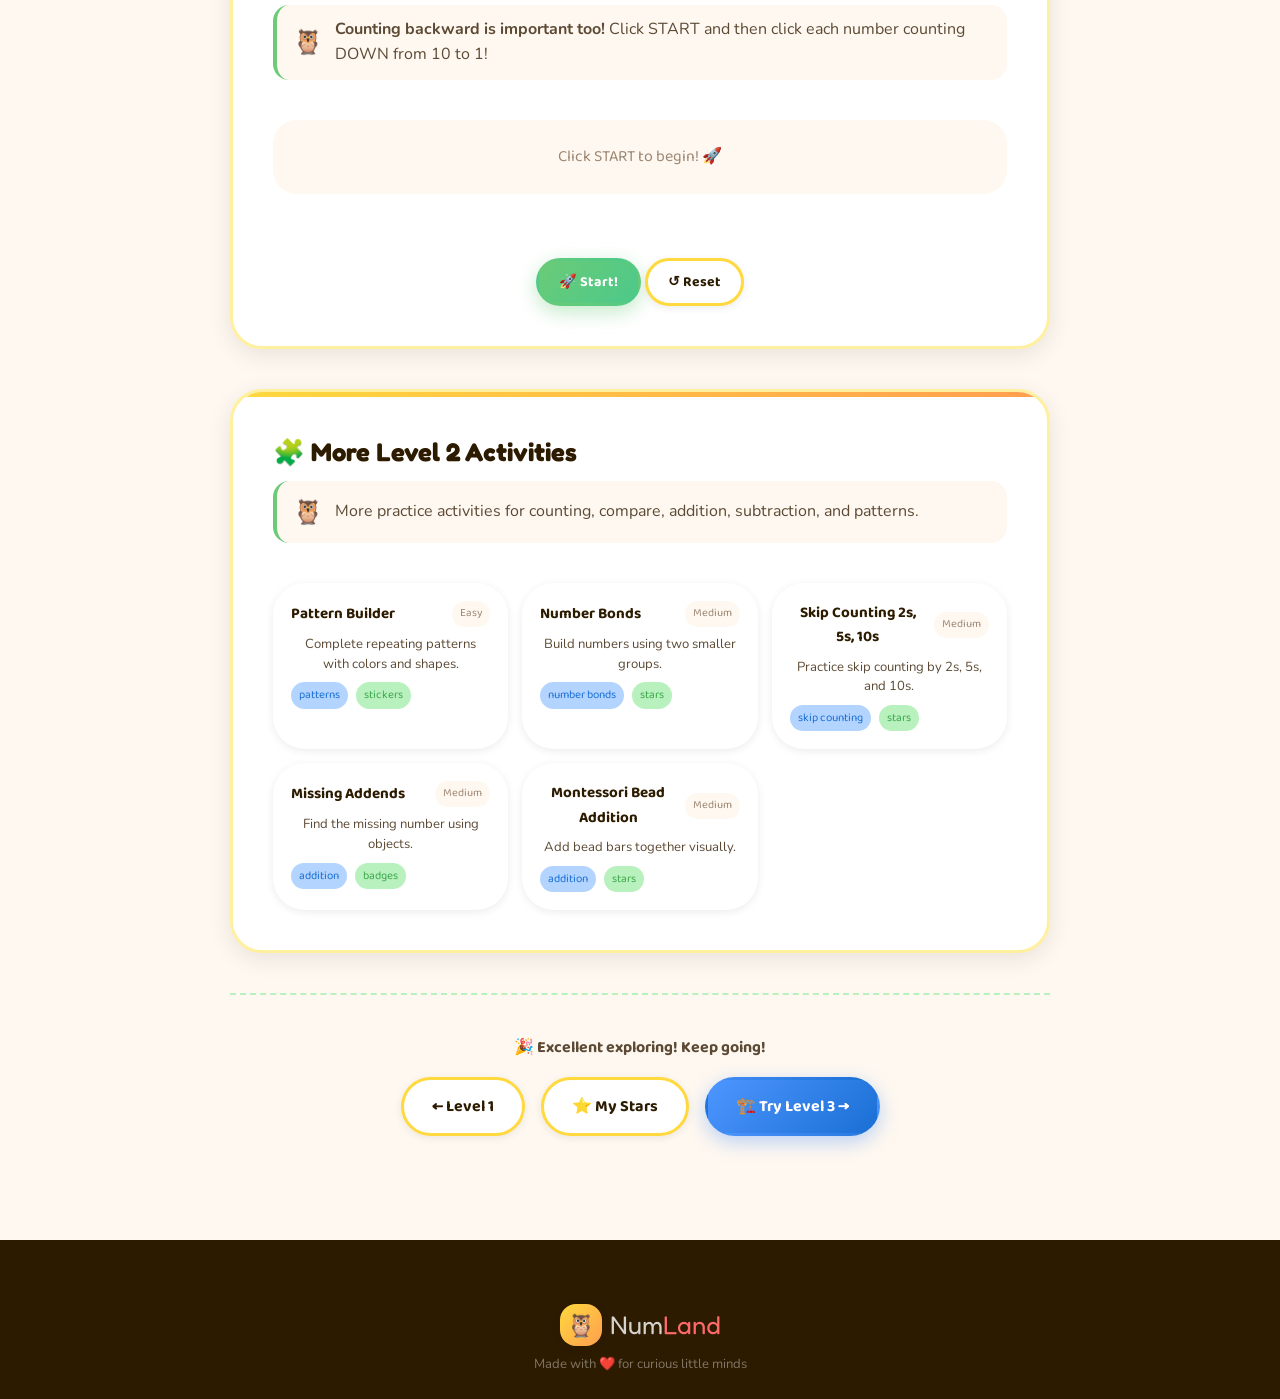
<file: level2.html>
<!DOCTYPE html>
<html lang="en">
<head>
  <meta charset="UTF-8" />
  <meta name="viewport" content="width=device-width, initial-scale=1.0" />
  <title>Level 2 — Early Math Explorers | NumLand 🌱</title>
  <link rel="preconnect" href="https://fonts.googleapis.com" />
  <link rel="preconnect" href="https://fonts.gstatic.com" crossorigin />
  <link href="https://fonts.googleapis.com/css2?family=Fredoka+One&family=Nunito:wght@400;600;700;800;900&family=Baloo+2:wght@400;600;700;800&display=swap" rel="stylesheet" />
  <link rel="stylesheet" href="css/styles.css?v=2" />
  <script>(function(){try{if(localStorage.getItem('numland-theme')==='pokemon'){document.documentElement.setAttribute('data-theme','pokemon');}}catch(e){}})();</script>
  <style>
    .activity-tab.active { background: var(--green); border-color: var(--green-dark); color: white; }

    /* Number line 1-50 */
    .number-line-50 {
      display: flex;
      flex-wrap: wrap;
      gap: 6px;
      justify-content: center;
      padding: var(--space-lg);
      background: var(--bg-cream);
      border-radius: var(--radius-lg);
      max-height: 280px;
      overflow-y: auto;
    }

    .nl-num {
      width: 44px;
      height: 44px;
      display: flex;
      align-items: center;
      justify-content: center;
      font-family: var(--font-display);
      font-size: 1rem;
      background: white;
      border: 2px solid var(--green-light);
      border-radius: var(--radius-sm);
      cursor: pointer;
      transition: all var(--transition-bounce);
      flex-shrink: 0;
      box-shadow: var(--shadow-sm);
    }

    .nl-num:hover { transform: scale(1.15); background: var(--green-light); border-color: var(--green); }
    .nl-num.active { background: var(--green); color: white; border-color: var(--green-dark); transform: scale(1.15); }
    .nl-num.multiples { background: linear-gradient(135deg, var(--yellow-light), var(--yellow)); border-color: var(--yellow-dark); }

    /* Comparison game */
    .compare-boxes {
      display: grid;
      grid-template-columns: 1fr auto 1fr;
      gap: var(--space-lg);
      align-items: center;
      margin-bottom: var(--space-lg);
    }

    .compare-box {
      background: var(--bg-cream);
      border-radius: var(--radius-xl);
      padding: var(--space-lg);
      text-align: center;
      min-height: 160px;
      display: flex;
      flex-direction: column;
      align-items: center;
      justify-content: center;
      gap: 10px;
    }

    .compare-emojis {
      display: flex;
      flex-wrap: wrap;
      justify-content: center;
      gap: 4px;
      font-size: 1.8rem;
    }

    .compare-symbol {
      font-family: var(--font-display);
      font-size: 2.5rem;
      color: var(--text-light);
      text-align: center;
    }

    /* Pattern choices */
    .pattern-choices {
      display: flex;
      gap: 12px;
      justify-content: center;
      flex-wrap: wrap;
      margin-top: var(--space-md);
    }
  </style>
</head>
<body>

<nav class="nav">
  <a href="index.html" class="nav-logo">
    <div class="nav-logo-icon">🦉</div>
    <span class="nav-logo-text">Num<span>Land</span></span>
  </a>
  <ul class="nav-links">
    <li><a href="index.html" class="nav-link">Home</a></li>
    <li><a href="level1.html" class="nav-link">Level 1</a></li>
    <li><a href="level2.html" class="nav-link active">Level 2</a></li>
    <li><a href="level3.html" class="nav-link">Level 3</a></li>
    <li><a href="level4.html" class="nav-link">Level 4</a></li>
    <li><a href="games.html" class="nav-link">🎮 Games</a></li>
    <li><a href="rewards.html" class="nav-link">⭐ Rewards</a></li>
  </ul>
  <a href="rewards.html" class="btn btn-green btn-sm nav-btn">⭐ <span data-star-count>0</span> Stars</a>
  <button class="nav-hamburger" aria-label="Toggle menu"><span></span><span></span><span></span></button>
</nav>
<nav class="nav-mobile">
  <a href="index.html" class="nav-link">🏠 Home</a>
  <a href="level1.html" class="nav-link">🌟 Level 1</a>
  <a href="level2.html" class="nav-link active">🌱 Level 2</a>
  <a href="level3.html" class="nav-link">🏗️ Level 3</a>
  <a href="level4.html" class="nav-link">🗺️ Level 4</a>
  <a href="games.html" class="nav-link">🎮 Games</a>
  <a href="rewards.html" class="nav-link">⭐ Rewards</a>
</nav>

<header class="page-header level2-bg" id="addition">
  <div class="breadcrumb">
    <a href="index.html">🏠 Home</a> <span>›</span> Level 2
  </div>
  <div style="display:inline-flex;align-items:center;gap:8px;background:var(--green);color:white;font-family:var(--font-fun);font-weight:700;font-size:0.82rem;padding:6px 16px;border-radius:50px;margin-bottom:12px;">🌟 Ages 5–6</div>
  <h1 class="page-header-title">🌱 Early Math Explorers</h1>
  <p class="page-header-sub">Count to 50, compare numbers, add and subtract with pictures, discover patterns, and become a math explorer!</p>
  <div style="display:flex;gap:12px;justify-content:center;flex-wrap:wrap;margin-top:16px;">
    <div style="background:white;border-radius:50px;padding:8px 18px;font-family:var(--font-fun);font-weight:700;font-size:0.82rem;color:var(--text-dark);box-shadow:var(--shadow-sm);">🔢 Numbers 1–50</div>
    <div style="background:white;border-radius:50px;padding:8px 18px;font-family:var(--font-fun);font-weight:700;font-size:0.82rem;color:var(--text-dark);box-shadow:var(--shadow-sm);">➕ Addition</div>
    <div style="background:white;border-radius:50px;padding:8px 18px;font-family:var(--font-fun);font-weight:700;font-size:0.82rem;color:var(--text-dark);box-shadow:var(--shadow-sm);">➖ Subtraction</div>
    <div style="background:white;border-radius:50px;padding:8px 18px;font-family:var(--font-fun);font-weight:700;font-size:0.82rem;color:var(--text-dark);box-shadow:var(--shadow-sm);">🎨 Patterns</div>
  </div>
</header>

<main class="activity-container">

  <!-- Welcome Banner -->
  <div class="level-welcome reveal" style="background:linear-gradient(135deg,var(--green-light),#D0F5D8);border:2px solid var(--green);">
    <div class="level-welcome-icon">🦉</div>
    <div class="level-welcome-text">
      <h2>Welcome, Explorer! 🌱</h2>
      <p>Ready to explore bigger numbers and discover addition? You'll count to 50, add fruits, spot patterns, and compare groups! Every activity earns you stars! ⭐</p>
    </div>
  </div>

  <!-- Tabs -->
  <div class="activity-tabs reveal" role="tablist">
    <button class="activity-tab active" data-tab="act2-numline">🔢 Number Line</button>
    <button class="activity-tab" data-tab="act2-compare">⚖️ Compare</button>
    <button class="activity-tab" data-tab="act2-addition">➕ Addition</button>
    <button class="activity-tab" data-tab="act2-subtraction">➖ Subtraction</button>
    <button class="activity-tab" data-tab="act2-patterns">🎨 Patterns</button>
  </div>

  <!-- ── NUMBER LINE 1–50 ── -->
  <div class="activity-panel active" id="act2-numline">
    <div class="activity-card green-card">
      <h2 class="activity-title">🔢 The Big Number Line!</h2>
      <div class="activity-instruction green">
        <span style="font-size:1.5rem;">🦉</span>
        <span><strong>Can you find numbers 1 to 50?</strong> Click any number to jump to it! Numbers highlighted in yellow are special multiples of 5!</span>
      </div>

      <div style="display:flex;gap:12px;justify-content:center;flex-wrap:wrap;margin-bottom:var(--space-md);">
        <button class="btn btn-sm btn-secondary" onclick="highlightMultiples(2)">Skip by 2s</button>
        <button class="btn btn-sm btn-secondary" onclick="highlightMultiples(5)">Skip by 5s</button>
        <button class="btn btn-sm btn-secondary" onclick="highlightMultiples(10)">Skip by 10s</button>
        <button class="btn btn-sm btn-secondary" onclick="clearHighlights()">Clear</button>
      </div>

      <div class="number-line-50" id="nl50-grid"></div>

      <div id="nl50-msg" style="text-align:center;margin-top:var(--space-md);font-family:var(--font-display);font-size:1.4rem;color:var(--green-dark);min-height:40px;" aria-live="polite"></div>
    </div>

    <!-- Counting backward -->
    <div class="activity-card green-card">
      <h2 class="activity-title">🔄 Count Backward!</h2>
      <div class="activity-instruction green">
        <span style="font-size:1.5rem;">🦉</span>
        <span><strong>Counting backward is important too!</strong> Click START and then click each number counting DOWN from 10 to 1!</span>
      </div>

      <div id="countdown-area" style="display:flex;flex-wrap:wrap;gap:10px;justify-content:center;padding:var(--space-lg);background:var(--bg-cream);border-radius:var(--radius-lg);margin-bottom:var(--space-md);">
        <!-- Populated by JS -->
      </div>

      <div id="countdown-msg" style="text-align:center;font-family:var(--font-fun);font-weight:700;font-size:1.1rem;color:var(--green-dark);min-height:36px;" aria-live="polite"></div>
      <div style="text-align:center;margin-top:12px;">
        <button class="btn btn-green btn-sm" onclick="startCountdown()">🚀 Start!</button>
        <button class="btn btn-secondary btn-sm" onclick="resetCountdown()">↺ Reset</button>
      </div>
    </div>
  </div>

  <!-- ── COMPARE ── -->
  <div class="activity-panel" id="act2-compare">
    <div class="activity-card green-card">
      <h2 class="activity-title">⚖️ More, Less, or Equal?</h2>
      <div class="activity-instruction green">
        <span style="font-size:1.5rem;">🦉</span>
        <span><strong>Look at both groups!</strong> Which has more? Which has less? Or are they equal? Press the right button!</span>
      </div>

      <div class="compare-boxes" id="compare-container">
        <div class="compare-box" id="compare-left"></div>
        <div class="compare-symbol">?</div>
        <div class="compare-box" id="compare-right"></div>
      </div>

      <div style="display:flex;gap:12px;justify-content:center;flex-wrap:wrap;margin-bottom:var(--space-md);">
        <button class="btn btn-green compare-btn" data-answer="more">⬅️ Left has MORE</button>
        <button class="btn btn-secondary compare-btn" data-answer="equal">🟰 They're EQUAL</button>
        <button class="btn btn-blue compare-btn" data-answer="less">➡️ Right has MORE</button>
      </div>

      <div class="feedback" id="compare-feedback"></div>

      <div style="text-align:center;margin-top:12px;">
        <button class="btn btn-secondary new-compare-btn">🔀 New Comparison</button>
      </div>
    </div>
  </div>

  <!-- ── ADDITION ── -->
  <div class="activity-panel" id="act2-addition">
    <div class="activity-card green-card">
      <h2 class="activity-title">➕ Adding with Fruits!</h2>
      <div class="activity-instruction green">
        <span style="font-size:1.5rem;">🦉</span>
        <span><strong>Count both groups of fruit together!</strong> That's addition! Write the total in the box.</span>
      </div>

      <div class="math-visual" id="add-visual">
        <div class="math-group math-group-1" id="add-group1" style="display:flex;flex-wrap:wrap;gap:6px;justify-content:center;max-width:180px;"></div>
        <div class="math-symbol">+</div>
        <div class="math-group math-group-2" id="add-group2" style="display:flex;flex-wrap:wrap;gap:6px;justify-content:center;max-width:180px;"></div>
        <div class="math-symbol">=</div>
        <div>
          <input type="number" class="math-input" id="add-input" min="0" max="20" placeholder="?" aria-label="Enter your answer" />
        </div>
      </div>

      <div style="text-align:center;margin-bottom:var(--space-md);">
        <span style="font-family:var(--font-display);font-size:1.5rem;color:var(--text-dark);" id="add-equation">? + ? = ?</span>
      </div>

      <div style="display:flex;gap:12px;justify-content:center;flex-wrap:wrap;margin-bottom:var(--space-md);">
        <button class="btn btn-green check-btn" id="add-check">✓ Check Answer</button>
        <button class="btn btn-secondary new-problem-btn" id="add-new">🔀 New Problem</button>
      </div>

      <div class="feedback" id="add-feedback"></div>
    </div>
  </div>

  <!-- ── SUBTRACTION ── -->
  <div class="activity-panel" id="act2-subtraction">
    <div class="activity-card green-card">
      <h2 class="activity-title">➖ Subtraction Fun!</h2>
      <div class="activity-instruction green">
        <span style="font-size:1.5rem;">🦉</span>
        <span><strong>Some items are being taken away!</strong> The crossed-out ones are gone. How many are left?</span>
      </div>

      <div class="math-visual" id="sub-visual">
        <div id="sub-group" class="math-group" style="display:flex;flex-wrap:wrap;gap:8px;justify-content:center;max-width:280px;"></div>
        <div class="math-symbol">=</div>
        <div>
          <input type="number" class="math-input" id="sub-input" min="0" max="20" placeholder="?" aria-label="Enter your answer" />
        </div>
      </div>

      <div style="text-align:center;margin-bottom:var(--space-md);">
        <span style="font-family:var(--font-display);font-size:1.5rem;color:var(--text-dark);" id="sub-equation">? - ? = ?</span>
      </div>

      <div style="display:flex;gap:12px;justify-content:center;flex-wrap:wrap;margin-bottom:var(--space-md);">
        <button class="btn btn-green check-btn" id="sub-check">✓ Check Answer</button>
        <button class="btn btn-secondary new-problem-btn" id="sub-new">🔀 New Problem</button>
      </div>

      <div class="feedback" id="sub-feedback"></div>
    </div>
  </div>

  <!-- ── PATTERNS ── -->
  <div class="activity-panel" id="act2-patterns">
    <div class="activity-card green-card">
      <h2 class="activity-title">🎨 Pattern Explorer!</h2>
      <div class="activity-instruction green">
        <span style="font-size:1.5rem;">🦉</span>
        <span><strong>Can you see the pattern?</strong> Something is missing! Click the correct answer below to complete the pattern!</span>
      </div>

      <div class="pattern-row" id="pattern-display" role="group" aria-label="Pattern sequence"></div>

      <div class="pattern-choices" id="pattern-choices"></div>

      <div class="feedback" id="pattern-feedback"></div>

      <div style="text-align:center;margin-top:var(--space-md);">
        <button class="btn btn-green next-pattern-btn" id="next-pattern">🔀 New Pattern</button>
      </div>
    </div>
  </div>

  <section class="activity-card reveal" style="margin-top:var(--space-lg);">
    <h2 class="activity-title">🧩 More Level 2 Activities</h2>
    <div class="activity-instruction green">
      <span style="font-size:1.5rem;">🦉</span>
      <span>More practice activities for counting, compare, addition, subtraction, and patterns.</span>
    </div>
    <div id="extra-level-2"></div>
  </section>

  <!-- Navigation -->
  <div style="text-align:center;padding:var(--space-xl) 0;border-top:2px dashed var(--green-light);margin-top:var(--space-lg);">
    <p style="font-family:var(--font-fun);font-weight:700;color:var(--text-body);margin-bottom:var(--space-md);">🎉 Excellent exploring! Keep going!</p>
    <div style="display:flex;gap:var(--space-md);justify-content:center;flex-wrap:wrap;">
      <a href="level1.html" class="btn btn-secondary">← Level 1</a>
      <a href="rewards.html" class="btn btn-secondary">⭐ My Stars</a>
      <a href="level3.html" class="btn btn-blue">🏗️ Try Level 3 →</a>
    </div>
  </div>
</main>

<footer class="footer">
  <div class="footer-inner">
    <div class="footer-bottom" style="flex-direction:column;gap:8px;text-align:center;">
      <a href="index.html" class="nav-logo" style="justify-content:center;">
        <div class="nav-logo-icon">🦉</div>
        <span class="nav-logo-text" style="color:rgba(255,255,255,0.8);">Num<span>Land</span></span>
      </a>
      <span>Made with <span style="color:var(--coral);">❤️</span> for curious little minds</span>
    </div>
  </div>
</footer>

<script src="js/learning-data.js"></script>
<script src="js/app.js"></script>
<script>
document.addEventListener('DOMContentLoaded', () => {

  // ── NUMBER LINE 1–50 ──
  const nl50 = document.getElementById('nl50-grid');
  if (nl50) {
    for (let n = 1; n <= 50; n++) {
      const el = document.createElement('div');
      el.className = 'nl-num' + (n % 5 === 0 ? ' multiples' : '');
      el.textContent = n;
      el.dataset.num = n;
      el.setAttribute('role', 'button');
      el.setAttribute('tabindex', '0');
      el.setAttribute('aria-label', `Number ${n}`);
      el.addEventListener('click', function() {
        nl50.querySelectorAll('.nl-num').forEach(n => n.classList.remove('active'));
        this.classList.add('active');
        const msgs = ['', 'one', 'two', 'three', 'four', 'five', 'six', 'seven', 'eight', 'nine', 'ten',
          'eleven','twelve','thirteen','fourteen','fifteen','sixteen','seventeen','eighteen','nineteen','twenty',
          'twenty-one','twenty-two','twenty-three','twenty-four','twenty-five','twenty-six','twenty-seven','twenty-eight','twenty-nine','thirty',
          'thirty-one','thirty-two','thirty-three','thirty-four','thirty-five','thirty-six','thirty-seven','thirty-eight','thirty-nine','forty',
          'forty-one','forty-two','forty-three','forty-four','forty-five','forty-six','forty-seven','forty-eight','forty-nine','fifty'
        ];
        const msg = document.getElementById('nl50-msg');
        if (msg) msg.textContent = `${n} — ${msgs[n]} ${n === 10 ? '🎉' : n === 20 ? '🌟' : n === 30 ? '⭐' : n === 40 ? '✨' : n === 50 ? '🏆' : ''}`;
        playSound('select');
      });
      el.addEventListener('keydown', e => { if (e.key === 'Enter' || e.key === ' ') el.click(); });
      nl50.appendChild(el);
    }
  }

  // ── COUNTDOWN ──
  let countdownNext = 10;
  let countdownActive = false;

  function startCountdown() {
    resetCountdown();
    countdownActive = true;
    const area = document.getElementById('countdown-area');
    const msg = document.getElementById('countdown-msg');
    if (msg) msg.textContent = 'Click 10, then 9, then 8... all the way to 1! 🚀';

    area.innerHTML = '';
    for (let n = 10; n >= 1; n--) {
      const el = document.createElement('div');
      el.className = 'nl-num';
      el.textContent = n;
      el.dataset.value = n;
      el.setAttribute('role', 'button');
      el.setAttribute('tabindex', '0');
      el.addEventListener('click', function() {
        if (!countdownActive) return;
        const val = parseInt(this.dataset.value);
        if (val === countdownNext) {
          this.classList.add('active');
          this.style.pointerEvents = 'none';
          countdownNext--;
          playSound('count');
          if (countdownNext === 0) {
            if (msg) msg.textContent = '🎉 BLAST OFF! You counted all the way down!';
            celebrate('🚀 Amazing countdown! Blast off!');
            Progress.addStars(2);
            countdownActive = false;
          } else {
            if (msg) msg.textContent = `Great! Now click ${countdownNext}...`;
          }
        } else {
          gentleEncourage(`Start from 10 and go down! Next is ${countdownNext}`);
        }
      });
      area.appendChild(el);
    }
  }

  function resetCountdown() {
    countdownNext = 10;
    countdownActive = false;
    const area = document.getElementById('countdown-area');
    if (area) area.innerHTML = '<span style="color:var(--text-light);font-family:var(--font-fun);">Click START to begin! 🚀</span>';
    const msg = document.getElementById('countdown-msg');
    if (msg) msg.textContent = '';
  }

  window.startCountdown = startCountdown;
  window.resetCountdown = resetCountdown;

  resetCountdown();

  // ── COMPARE ──
  initComparisonGame(document.getElementById('act2-compare'));

  // ── ADDITION ──
  const addEmojis = ['🍎','🍊','🍋','🍇','🍓','🥝','🍑','🫐','🍍','🥭'];
  let addA = 0, addB = 0, addEmoji = '';

  function generateAddition() {
    addA = Math.floor(Math.random() * 6) + 1;
    addB = Math.floor(Math.random() * 6) + 1;
    addEmoji = addEmojis[Math.floor(Math.random() * addEmojis.length)];

    const g1 = document.getElementById('add-group1');
    const g2 = document.getElementById('add-group2');
    if (g1) { g1.innerHTML = ''; for (let i = 0; i < addA; i++) { const s = document.createElement('span'); s.className = 'math-object'; s.textContent = addEmoji; g1.appendChild(s); } }
    if (g2) { g2.innerHTML = ''; for (let i = 0; i < addB; i++) { const s = document.createElement('span'); s.className = 'math-object'; s.textContent = addEmoji; g2.appendChild(s); } }
    const eq = document.getElementById('add-equation');
    if (eq) eq.textContent = `${addA} + ${addB} = ?`;
    const inp = document.getElementById('add-input');
    if (inp) { inp.value = ''; inp.className = 'math-input'; }
    document.getElementById('add-feedback').className = 'feedback';
  }

  document.getElementById('add-check')?.addEventListener('click', () => {
    const val = parseInt(document.getElementById('add-input')?.value);
    const fb = document.getElementById('add-feedback');
    const inp = document.getElementById('add-input');
    if (isNaN(val)) { showToast('Type your answer!', 'info'); return; }
    if (val === addA + addB) {
      inp.className = 'math-input correct';
      fb.className = 'feedback show success';
      fb.innerHTML = `<span class="feedback-icon">🌟</span> ${addA} + ${addB} = ${addA+addB}! Perfect adding!`;
      playSound('correct');
      Progress.addStars(1);
      document.getElementById('add-equation').textContent = `${addA} + ${addB} = ${addA+addB}`;
    } else {
      inp.className = 'math-input wrong';
      fb.className = 'feedback show error';
      fb.innerHTML = `<span class="feedback-icon">😊</span> Count all the ${addEmoji} in both groups!`;
      gentleEncourage();
    }
  });

  document.getElementById('add-new')?.addEventListener('click', () => { generateAddition(); playSound('click'); });
  document.getElementById('add-input')?.addEventListener('keydown', e => { if (e.key === 'Enter') document.getElementById('add-check')?.click(); });
  generateAddition();

  // ── SUBTRACTION ──
  const subEmojis = ['🍓','🫐','🍊','🍋','🍇','🥝','🍑','🍒','🥭','🍍'];
  let subA = 0, subB = 0, subEmoji = '';

  function generateSubtraction() {
    subA = Math.floor(Math.random() * 7) + 3;
    subB = Math.floor(Math.random() * (subA - 1)) + 1;
    subEmoji = subEmojis[Math.floor(Math.random() * subEmojis.length)];

    const grp = document.getElementById('sub-group');
    if (grp) {
      grp.innerHTML = '';
      for (let i = 0; i < subA; i++) {
        const s = document.createElement('span');
        s.className = 'math-object';
        s.textContent = subEmoji;
        if (i >= subA - subB) { s.style.opacity = '0.25'; s.style.textDecoration = 'line-through'; }
        grp.appendChild(s);
      }
    }
    const eq = document.getElementById('sub-equation');
    if (eq) eq.textContent = `${subA} - ${subB} = ?`;
    const inp = document.getElementById('sub-input');
    if (inp) { inp.value = ''; inp.className = 'math-input'; }
    document.getElementById('sub-feedback').className = 'feedback';
  }

  document.getElementById('sub-check')?.addEventListener('click', () => {
    const val = parseInt(document.getElementById('sub-input')?.value);
    const fb = document.getElementById('sub-feedback');
    const inp = document.getElementById('sub-input');
    if (isNaN(val)) { showToast('Type your answer!', 'info'); return; }
    if (val === subA - subB) {
      inp.className = 'math-input correct';
      fb.className = 'feedback show success';
      fb.innerHTML = `<span class="feedback-icon">🌟</span> ${subA} - ${subB} = ${subA-subB}! Brilliant!`;
      playSound('correct');
      Progress.addStars(1);
      document.getElementById('sub-equation').textContent = `${subA} - ${subB} = ${subA-subB}`;
    } else {
      inp.className = 'math-input wrong';
      fb.className = 'feedback show error';
      fb.innerHTML = `<span class="feedback-icon">😊</span> Count only the ${subEmoji} that are NOT crossed out!`;
      gentleEncourage();
    }
  });

  document.getElementById('sub-new')?.addEventListener('click', () => { generateSubtraction(); playSound('click'); });
  document.getElementById('sub-input')?.addEventListener('keydown', e => { if (e.key === 'Enter') document.getElementById('sub-check')?.click(); });
  generateSubtraction();

  // ── PATTERNS ──
  initPatternGame(document.getElementById('act2-patterns'));
  renderExtraActivities('extra-level-2', 2, 5, 7);
});

// Highlight multiples on number line
function highlightMultiples(n) {
  document.querySelectorAll('.nl-num').forEach(el => {
    const num = parseInt(el.dataset.num);
    el.classList.toggle('multiples', num % n === 0);
    el.classList.remove('active');
  });
  showToast(`Highlighted multiples of ${n}! 🌟`, 'success');
}

function clearHighlights() {
  document.querySelectorAll('.nl-num').forEach(el => {
    el.classList.remove('multiples', 'active');
  });
}
</script>
</body>
</html>
</file>
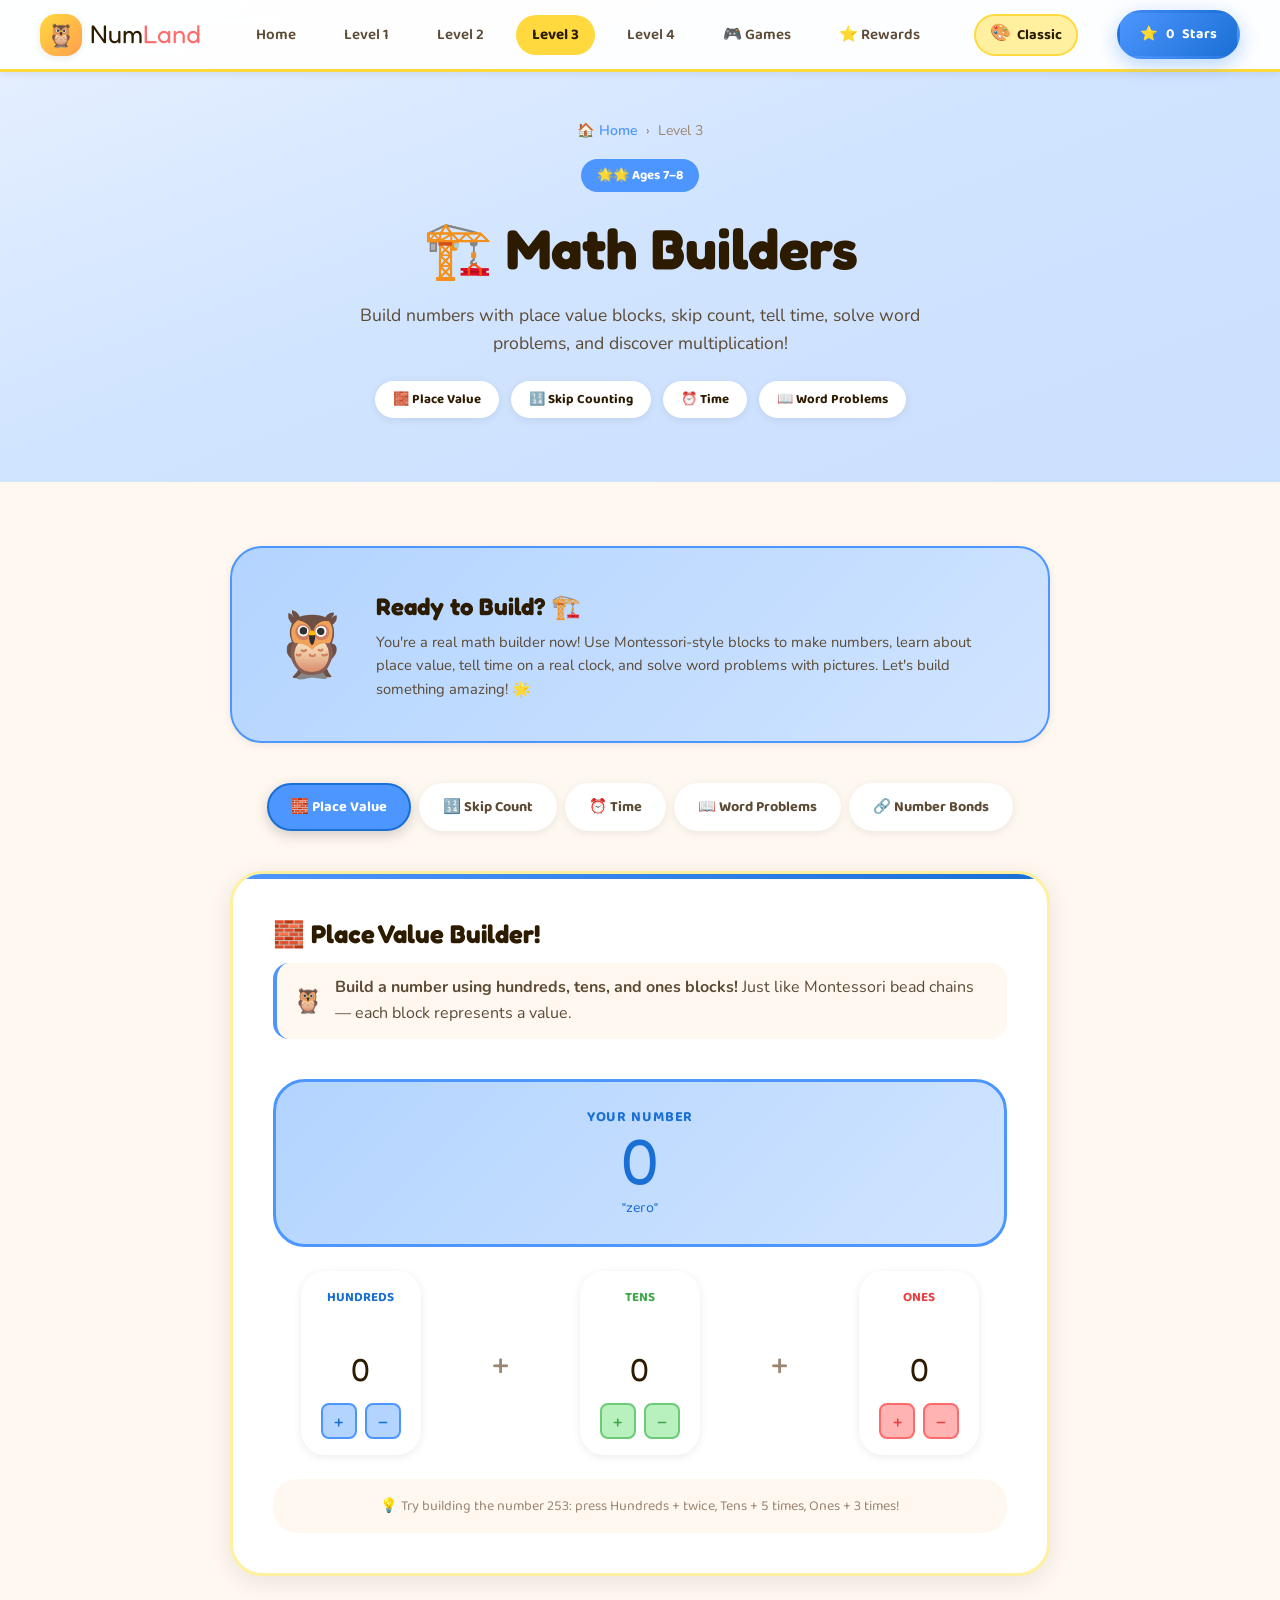
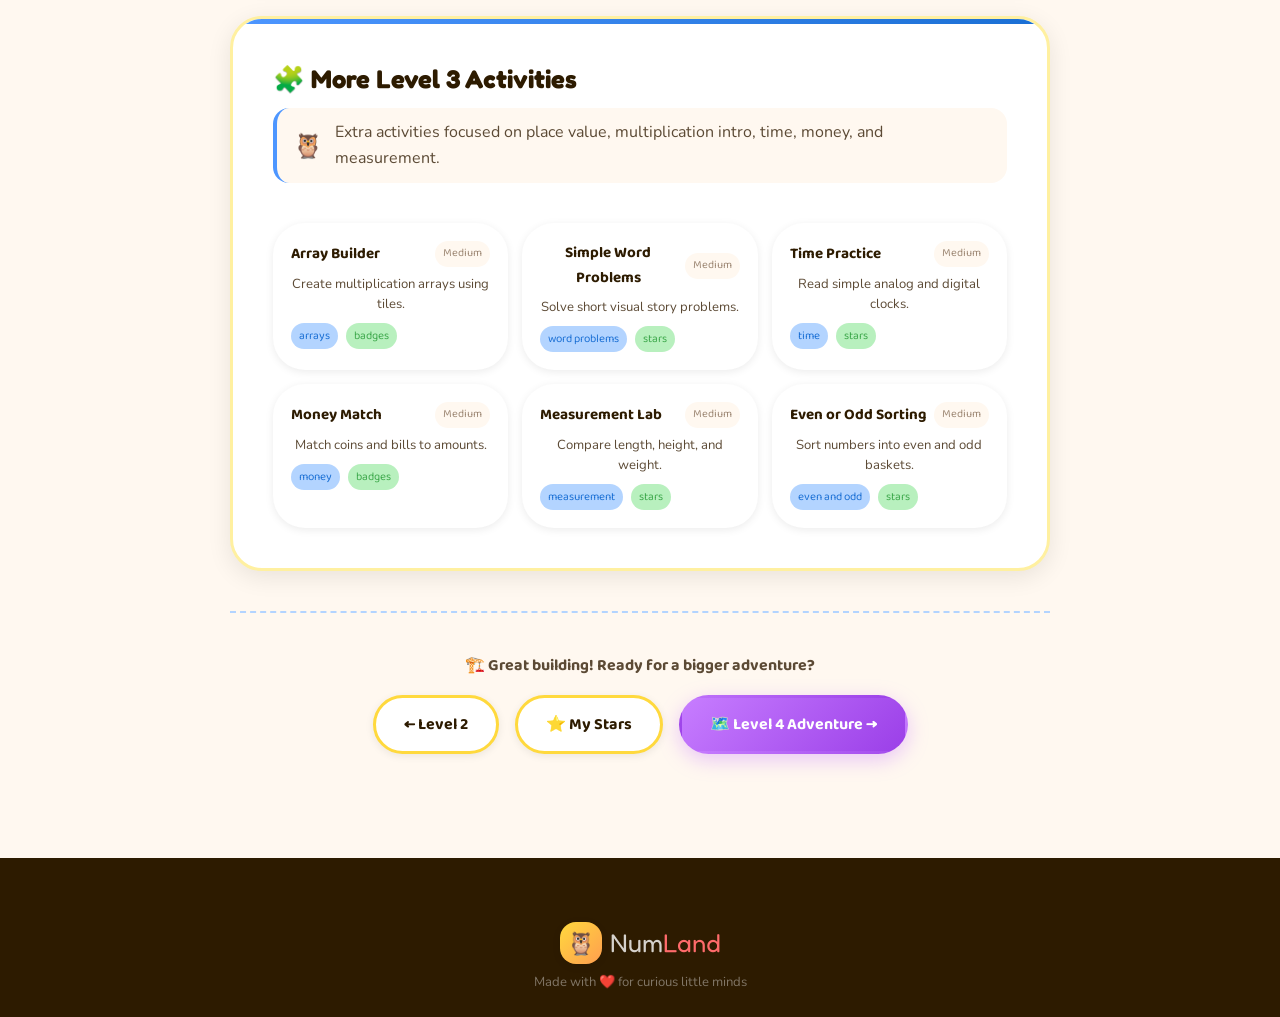
<file: level3.html>
<!DOCTYPE html>
<html lang="en">
<head>
  <meta charset="UTF-8" />
  <meta name="viewport" content="width=device-width, initial-scale=1.0" />
  <title>Level 3 — Math Builders | NumLand 🏗️</title>
  <link rel="preconnect" href="https://fonts.googleapis.com" />
  <link rel="preconnect" href="https://fonts.gstatic.com" crossorigin />
  <link href="https://fonts.googleapis.com/css2?family=Fredoka+One&family=Nunito:wght@400;600;700;800;900&family=Baloo+2:wght@400;600;700;800&display=swap" rel="stylesheet" />
  <link rel="stylesheet" href="css/styles.css?v=2" />
  <script>(function(){try{if(localStorage.getItem('numland-theme')==='pokemon'){document.documentElement.setAttribute('data-theme','pokemon');}}catch(e){}})();</script>
  <style>
    .activity-tab.active { background: var(--blue); border-color: var(--blue-dark); color: white; }

    .pv-controls {
      display: flex;
      justify-content: space-around;
      gap: var(--space-md);
      flex-wrap: wrap;
      margin-bottom: var(--space-lg);
    }

    .pv-control-group {
      text-align: center;
      background: white;
      border-radius: var(--radius-lg);
      padding: var(--space-md);
      box-shadow: var(--shadow-sm);
      min-width: 120px;
    }

    .pv-control-label {
      font-family: var(--font-fun);
      font-weight: 700;
      font-size: 0.82rem;
      color: var(--text-light);
      text-transform: uppercase;
      margin-bottom: 8px;
      display: block;
    }

    .pv-control-value {
      font-family: var(--font-display);
      font-size: 2rem;
      color: var(--text-dark);
      display: block;
      margin: 8px 0;
    }

    .pv-btns {
      display: flex;
      gap: 8px;
      justify-content: center;
    }

    .pv-btn {
      width: 36px;
      height: 36px;
      border-radius: var(--radius-sm);
      font-family: var(--font-display);
      font-size: 1.1rem;
      border: 2px solid var(--yellow-light);
      background: var(--yellow-light);
      cursor: pointer;
      transition: all var(--transition-bounce);
      color: var(--text-dark);
    }

    .pv-btn:hover { background: var(--yellow); border-color: var(--yellow-dark); transform: scale(1.1); }
    .pv-btn[data-type="hundreds"] { background: var(--blue-light); border-color: var(--blue); color: var(--blue-dark); }
    .pv-btn[data-type="hundreds"]:hover { background: var(--blue); color: white; }
    .pv-btn[data-type="tens"] { background: var(--green-light); border-color: var(--green); color: var(--green-dark); }
    .pv-btn[data-type="tens"]:hover { background: var(--green); color: white; }
    .pv-btn[data-type="ones"] { background: var(--coral-light); border-color: var(--coral); color: var(--coral-dark); }
    .pv-btn[data-type="ones"]:hover { background: var(--coral); color: white; }

    .pv-total-display {
      text-align: center;
      padding: var(--space-lg);
      background: linear-gradient(135deg, var(--blue-light), #D0E4FF);
      border-radius: var(--radius-xl);
      margin-bottom: var(--space-lg);
      border: 3px solid var(--blue);
    }

    .pv-total-label {
      font-family: var(--font-fun);
      font-weight: 700;
      font-size: 0.9rem;
      color: var(--blue-dark);
      text-transform: uppercase;
      letter-spacing: 0.06em;
    }

    .pv-total-num {
      font-family: var(--font-display);
      font-size: 4rem;
      color: var(--blue-dark);
      line-height: 1;
      display: block;
    }

    .clock-wrap {
      display: flex;
      flex-direction: column;
      align-items: center;
      gap: var(--space-lg);
    }

    .clock-canvas {
      border-radius: 50%;
      box-shadow: 0 8px 32px rgba(0,0,0,0.15);
    }

    .clock-inputs {
      display: flex;
      align-items: center;
      gap: 12px;
      flex-wrap: wrap;
      justify-content: center;
    }

    .clock-input-group {
      text-align: center;
    }

    .clock-input-label {
      font-family: var(--font-fun);
      font-weight: 700;
      font-size: 0.82rem;
      color: var(--text-light);
      display: block;
      margin-bottom: 4px;
    }

    .clock-input {
      width: 64px;
      height: 64px;
      font-family: var(--font-display);
      font-size: 1.8rem;
      text-align: center;
      border: 3px solid var(--blue-light);
      border-radius: var(--radius-md);
      background: white;
      color: var(--text-dark);
      outline: none;
    }

    .clock-colon {
      font-family: var(--font-display);
      font-size: 2rem;
      color: var(--text-light);
      margin-top: 20px;
    }

    .skip-buttons {
      display: flex;
      gap: 12px;
      justify-content: center;
      flex-wrap: wrap;
      margin-bottom: var(--space-md);
    }

    .skip-by-btn {
      padding: 10px 20px;
      border-radius: var(--radius-full);
      font-family: var(--font-fun);
      font-weight: 700;
      font-size: 0.9rem;
      background: white;
      border: 2px solid var(--blue-light);
      color: var(--text-body);
      cursor: pointer;
      transition: all var(--transition-bounce);
      box-shadow: var(--shadow-sm);
    }

    .skip-by-btn:hover { background: var(--blue-light); border-color: var(--blue); }
    .skip-by-btn.active { background: var(--blue); border-color: var(--blue-dark); color: white; }
  </style>
</head>
<body>

<nav class="nav">
  <a href="index.html" class="nav-logo"><div class="nav-logo-icon">🦉</div><span class="nav-logo-text">Num<span>Land</span></span></a>
  <ul class="nav-links">
    <li><a href="index.html" class="nav-link">Home</a></li>
    <li><a href="level1.html" class="nav-link">Level 1</a></li>
    <li><a href="level2.html" class="nav-link">Level 2</a></li>
    <li><a href="level3.html" class="nav-link active">Level 3</a></li>
    <li><a href="level4.html" class="nav-link">Level 4</a></li>
    <li><a href="games.html" class="nav-link">🎮 Games</a></li>
    <li><a href="rewards.html" class="nav-link">⭐ Rewards</a></li>
  </ul>
  <a href="rewards.html" class="btn btn-blue btn-sm nav-btn">⭐ <span data-star-count>0</span> Stars</a>
  <button class="nav-hamburger" aria-label="Toggle menu"><span></span><span></span><span></span></button>
</nav>
<nav class="nav-mobile">
  <a href="index.html" class="nav-link">🏠 Home</a>
  <a href="level1.html" class="nav-link">🌟 Level 1</a>
  <a href="level2.html" class="nav-link">🌱 Level 2</a>
  <a href="level3.html" class="nav-link active">🏗️ Level 3</a>
  <a href="level4.html" class="nav-link">🗺️ Level 4</a>
  <a href="games.html" class="nav-link">🎮 Games</a>
  <a href="rewards.html" class="nav-link">⭐ Rewards</a>
</nav>

<header class="page-header level3-bg" id="place-value">
  <div class="breadcrumb">
    <a href="index.html">🏠 Home</a> <span>›</span> Level 3
  </div>
  <div style="display:inline-flex;align-items:center;gap:8px;background:var(--blue);color:white;font-family:var(--font-fun);font-weight:700;font-size:0.82rem;padding:6px 16px;border-radius:50px;margin-bottom:12px;">🌟🌟 Ages 7–8</div>
  <h1 class="page-header-title">🏗️ Math Builders</h1>
  <p class="page-header-sub">Build numbers with place value blocks, skip count, tell time, solve word problems, and discover multiplication!</p>
  <div style="display:flex;gap:12px;justify-content:center;flex-wrap:wrap;margin-top:16px;">
    <div style="background:white;border-radius:50px;padding:8px 18px;font-family:var(--font-fun);font-weight:700;font-size:0.82rem;color:var(--text-dark);box-shadow:var(--shadow-sm);">🧱 Place Value</div>
    <div style="background:white;border-radius:50px;padding:8px 18px;font-family:var(--font-fun);font-weight:700;font-size:0.82rem;color:var(--text-dark);box-shadow:var(--shadow-sm);">🔢 Skip Counting</div>
    <div style="background:white;border-radius:50px;padding:8px 18px;font-family:var(--font-fun);font-weight:700;font-size:0.82rem;color:var(--text-dark);box-shadow:var(--shadow-sm);">⏰ Time</div>
    <div style="background:white;border-radius:50px;padding:8px 18px;font-family:var(--font-fun);font-weight:700;font-size:0.82rem;color:var(--text-dark);box-shadow:var(--shadow-sm);">📖 Word Problems</div>
  </div>
</header>

<main class="activity-container">

  <div class="level-welcome reveal" style="background:linear-gradient(135deg,var(--blue-light),#D0E4FF);border:2px solid var(--blue);">
    <div class="level-welcome-icon">🦉</div>
    <div class="level-welcome-text">
      <h2>Ready to Build? 🏗️</h2>
      <p>You're a real math builder now! Use Montessori-style blocks to make numbers, learn about place value, tell time on a real clock, and solve word problems with pictures. Let's build something amazing! 🌟</p>
    </div>
  </div>

  <div class="activity-tabs reveal" role="tablist">
    <button class="activity-tab active" data-tab="act3-pv">🧱 Place Value</button>
    <button class="activity-tab" data-tab="act3-skip">🔢 Skip Count</button>
    <button class="activity-tab" data-tab="act3-clock">⏰ Time</button>
    <button class="activity-tab" data-tab="act3-word">📖 Word Problems</button>
    <button class="activity-tab" data-tab="act3-bonds">🔗 Number Bonds</button>
  </div>

  <!-- ── PLACE VALUE ── -->
  <div class="activity-panel active" id="act3-pv">
    <div class="activity-card blue-card">
      <h2 class="activity-title">🧱 Place Value Builder!</h2>
      <div class="activity-instruction blue">
        <span style="font-size:1.5rem;">🦉</span>
        <span><strong>Build a number using hundreds, tens, and ones blocks!</strong> Just like Montessori bead chains — each block represents a value.</span>
      </div>

      <div class="pv-total-display">
        <div class="pv-total-label">Your Number</div>
        <span class="pv-total-num" id="pv-total">0</span>
        <div id="pv-spoken" style="font-family:var(--font-fun);font-size:0.9rem;color:var(--blue-dark);margin-top:4px;"></div>
      </div>

      <div class="pv-controls" id="pv-builder">
        <div class="pv-control-group">
          <span class="pv-control-label" style="color:var(--blue-dark);">Hundreds</span>
          <div id="pv-hundreds-blocks" class="pv-blocks" style="min-height:20px;display:flex;flex-wrap:wrap;gap:3px;justify-content:center;margin-bottom:8px;"></div>
          <span class="pv-control-value" id="pv-hundreds-count">0</span>
          <div class="pv-btns">
            <button class="pv-btn" data-type="hundreds" data-action="add">+</button>
            <button class="pv-btn" data-type="hundreds" data-action="sub">−</button>
          </div>
        </div>
        <div style="font-family:var(--font-display);font-size:2rem;color:var(--text-light);align-self:center;">+</div>
        <div class="pv-control-group">
          <span class="pv-control-label" style="color:var(--green-dark);">Tens</span>
          <div id="pv-tens-blocks" class="pv-blocks" style="min-height:20px;display:flex;flex-wrap:wrap;gap:3px;justify-content:center;margin-bottom:8px;"></div>
          <span class="pv-control-value" id="pv-tens-count">0</span>
          <div class="pv-btns">
            <button class="pv-btn" data-type="tens" data-action="add">+</button>
            <button class="pv-btn" data-type="tens" data-action="sub">−</button>
          </div>
        </div>
        <div style="font-family:var(--font-display);font-size:2rem;color:var(--text-light);align-self:center;">+</div>
        <div class="pv-control-group">
          <span class="pv-control-label" style="color:var(--coral-dark);">Ones</span>
          <div id="pv-ones-blocks" class="pv-blocks" style="min-height:20px;display:flex;flex-wrap:wrap;gap:3px;justify-content:center;margin-bottom:8px;"></div>
          <span class="pv-control-value" id="pv-ones-count">0</span>
          <div class="pv-btns">
            <button class="pv-btn" data-type="ones" data-action="add">+</button>
            <button class="pv-btn" data-type="ones" data-action="sub">−</button>
          </div>
        </div>
      </div>

      <div style="text-align:center;padding:var(--space-md);background:var(--bg-cream);border-radius:var(--radius-lg);">
        <p style="font-size:0.88rem;color:var(--text-light);font-family:var(--font-fun);">💡 Try building the number 253: press Hundreds + twice, Tens + 5 times, Ones + 3 times!</p>
      </div>
    </div>
  </div>

  <!-- ── SKIP COUNTING ── -->
  <div class="activity-panel" id="act3-skip">
    <div class="activity-card blue-card">
      <h2 class="activity-title">🔢 Skip Counting!</h2>
      <div class="activity-instruction blue">
        <span style="font-size:1.5rem;">🦉</span>
        <span><strong>Skip counting is like hopping!</strong> Choose a number to skip by — highlighted numbers are the ones you'd say!</span>
      </div>

      <div class="skip-buttons">
        <button class="skip-by-btn active" data-skip="2">Skip by 2s</button>
        <button class="skip-by-btn" data-skip="3">Skip by 3s</button>
        <button class="skip-by-btn" data-skip="5">Skip by 5s</button>
        <button class="skip-by-btn" data-skip="10">Skip by 10s</button>
      </div>

      <div class="skip-count-display" id="skip-display"></div>

      <div style="margin-top:var(--space-lg);padding:var(--space-md);background:var(--blue-light);border-radius:var(--radius-lg);text-align:center;">
        <p id="skip-sequence" style="font-family:var(--font-display);font-size:1.3rem;color:var(--blue-dark);"></p>
        <p style="font-size:0.82rem;color:var(--blue-dark);font-family:var(--font-fun);">👆 These are the numbers you count!</p>
      </div>
    </div>
  </div>

  <!-- ── CLOCK ── -->
  <div class="activity-panel" id="act3-clock">
    <div class="activity-card blue-card">
      <h2 class="activity-title">⏰ Tell the Time!</h2>
      <div class="activity-instruction blue">
        <span style="font-size:1.5rem;">🦉</span>
        <span><strong>What time does the clock show?</strong> The short hand shows the hour, the long hand shows the minutes!</span>
      </div>

      <div class="clock-wrap">
        <canvas class="clock-canvas" id="clock-canvas" width="240" height="240" aria-label="Analog clock to read"></canvas>

        <div>
          <p id="clock-question" style="font-family:var(--font-fun);font-weight:700;font-size:1.05rem;color:var(--text-dark);text-align:center;margin-bottom:16px;"></p>
          <div class="clock-inputs">
            <div class="clock-input-group">
              <label class="clock-input-label" for="clock-hours-input">Hours</label>
              <input type="number" id="clock-hours-input" class="clock-input" min="1" max="12" placeholder="?" aria-label="Enter hours" />
            </div>
            <span class="clock-colon">:</span>
            <div class="clock-input-group">
              <label class="clock-input-label" for="clock-minutes-input">Minutes</label>
              <input type="number" id="clock-minutes-input" class="clock-input" min="0" max="59" placeholder="00" aria-label="Enter minutes" />
            </div>
          </div>
        </div>

        <div style="display:flex;gap:12px;flex-wrap:wrap;justify-content:center;">
          <button class="btn btn-blue check-clock-btn">✓ Check</button>
          <button class="btn btn-secondary new-clock-btn">🔀 New Time</button>
        </div>

        <div class="feedback" id="clock-feedback"></div>
      </div>
    </div>
  </div>

  <!-- ── WORD PROBLEMS ── -->
  <div class="activity-panel" id="act3-word">
    <div class="activity-card blue-card">
      <h2 class="activity-title">📖 Word Problem Solver!</h2>
      <div class="activity-instruction blue">
        <span style="font-size:1.5rem;">🦉</span>
        <span><strong>Read the problem carefully!</strong> Think about what's happening, then write your answer. You can ask for a hint!</span>
      </div>

      <div style="background:var(--bg-cream);border-radius:var(--radius-lg);padding:var(--space-xl);margin-bottom:var(--space-lg);border:2px solid var(--blue-light);">
        <p id="word-problem-text" style="font-family:var(--font-fun);font-weight:600;font-size:1.1rem;color:var(--text-dark);line-height:1.7;text-align:center;"></p>
      </div>

      <div id="hint-text" style="background:var(--yellow-light);border-radius:var(--radius-md);padding:12px 16px;margin-bottom:var(--space-md);font-family:var(--font-fun);font-size:0.9rem;color:var(--yellow-dark);border:2px solid var(--yellow);display:none;"></div>

      <div style="display:flex;align-items:center;justify-content:center;gap:var(--space-md);flex-wrap:wrap;margin-bottom:var(--space-md);">
        <label style="font-family:var(--font-fun);font-weight:700;color:var(--text-dark);">Answer:</label>
        <input type="number" class="math-input" style="width:88px;height:72px;font-size:2rem;" placeholder="?" aria-label="Your answer" />
      </div>

      <div style="display:flex;gap:12px;justify-content:center;flex-wrap:wrap;margin-bottom:var(--space-md);">
        <button class="btn btn-blue check-btn">✓ Check Answer</button>
        <button class="btn btn-secondary hint-btn">💡 Give Me a Hint</button>
        <button class="btn btn-secondary next-problem-btn">🔀 Next Problem</button>
      </div>

      <div class="feedback" id="word-feedback"></div>
    </div>
  </div>

  <!-- ── NUMBER BONDS ── -->
  <div class="activity-panel" id="act3-bonds">
    <div class="activity-card blue-card">
      <h2 class="activity-title">🔗 Number Bonds!</h2>
      <div class="activity-instruction blue">
        <span style="font-size:1.5rem;">🦉</span>
        <span><strong>Two numbers that add up to make a total!</strong> Find the missing part — what + what = the target?</span>
      </div>

      <div style="text-align:center;margin-bottom:var(--space-xl);">
        <div style="display:inline-block;background:var(--blue);color:white;width:80px;height:80px;border-radius:50%;display:flex;align-items:center;justify-content:center;font-family:var(--font-display);font-size:2.5rem;margin:0 auto var(--space-lg);" id="bond-target-circle">?</div>
        <p style="font-family:var(--font-fun);font-weight:700;color:var(--text-body);">These two numbers must add up to: <strong id="bond-target" style="color:var(--blue-dark);">?</strong></p>
      </div>

      <div style="display:flex;align-items:center;justify-content:center;gap:var(--space-lg);flex-wrap:wrap;margin-bottom:var(--space-lg);">
        <input type="number" class="math-input bond-input-1" style="width:80px;height:80px;font-size:2rem;" placeholder="?" min="0" max="20" aria-label="First number" />
        <span style="font-family:var(--font-display);font-size:2rem;color:var(--text-light);">+</span>
        <input type="number" class="math-input bond-input-2" style="width:80px;height:80px;font-size:2rem;" placeholder="?" min="0" max="20" aria-label="Second number" />
        <span style="font-family:var(--font-display);font-size:2rem;color:var(--text-light);">=</span>
        <div style="width:80px;height:80px;background:var(--blue-light);border:3px solid var(--blue);border-radius:var(--radius-lg);display:flex;align-items:center;justify-content:center;font-family:var(--font-display);font-size:2rem;color:var(--blue-dark);" id="bond-display-target">?</div>
      </div>

      <div style="display:flex;gap:12px;justify-content:center;flex-wrap:wrap;margin-bottom:var(--space-md);">
        <button class="btn btn-blue check-bond-btn">✓ Check</button>
        <button class="btn btn-secondary new-bond-btn">🔀 New Bond</button>
      </div>

      <div class="feedback" id="bond-feedback"></div>
    </div>
  </div>

  <section class="activity-card blue-card reveal" style="margin-top:var(--space-lg);">
    <h2 class="activity-title">🧩 More Level 3 Activities</h2>
    <div class="activity-instruction blue">
      <span style="font-size:1.5rem;">🦉</span>
      <span>Extra activities focused on place value, multiplication intro, time, money, and measurement.</span>
    </div>
    <div id="extra-level-3"></div>
  </section>

  <!-- Navigation -->
  <div style="text-align:center;padding:var(--space-xl) 0;border-top:2px dashed var(--blue-light);margin-top:var(--space-lg);">
    <p style="font-family:var(--font-fun);font-weight:700;color:var(--text-body);margin-bottom:var(--space-md);">🏗️ Great building! Ready for a bigger adventure?</p>
    <div style="display:flex;gap:var(--space-md);justify-content:center;flex-wrap:wrap;">
      <a href="level2.html" class="btn btn-secondary">← Level 2</a>
      <a href="rewards.html" class="btn btn-secondary">⭐ My Stars</a>
      <a href="level4.html" class="btn btn-purple">🗺️ Level 4 Adventure →</a>
    </div>
  </div>
</main>

<footer class="footer">
  <div class="footer-inner">
    <div class="footer-bottom" style="flex-direction:column;gap:8px;text-align:center;">
      <a href="index.html" class="nav-logo" style="justify-content:center;">
        <div class="nav-logo-icon">🦉</div>
        <span class="nav-logo-text" style="color:rgba(255,255,255,0.8);">Num<span>Land</span></span>
      </a>
      <span>Made with <span style="color:var(--coral);">❤️</span> for curious little minds</span>
    </div>
  </div>
</footer>

<script src="js/learning-data.js"></script>
<script src="js/app.js"></script>
<script>
document.addEventListener('DOMContentLoaded', () => {
  // ── PLACE VALUE ──
  let h = 0, t = 0, o = 0;

  function updatePV() {
    const total = h * 100 + t * 10 + o;
    document.getElementById('pv-total').textContent = total;
    document.getElementById('pv-hundreds-count').textContent = h;
    document.getElementById('pv-tens-count').textContent = t;
    document.getElementById('pv-ones-count').textContent = o;

    // Spoken form
    const spoken = numberToWords(total);
    const el = document.getElementById('pv-spoken');
    if (el) el.textContent = spoken ? `"${spoken}"` : '';

    // Draw blocks
    ['hundreds','tens','ones'].forEach(type => {
      const container = document.getElementById(`pv-${type}-blocks`);
      if (!container) return;
      container.innerHTML = '';
      const count = type === 'hundreds' ? h : type === 'tens' ? t : o;
      const colorClass = type === 'hundreds' ? 'blue' : type === 'tens' ? 'green' : 'coral';
      for (let i = 0; i < count; i++) {
        const b = document.createElement('div');
        b.className = `pv-block ${type.slice(0,-1) === 'hundred' ? 'hundreds' : type.slice(0,-1) === 'ten' ? 'tens' : 'ones'} ${colorClass}`;
        b.className = 'pv-block ' + (type === 'hundreds' ? 'hundreds' : type === 'tens' ? 'tens' : 'ones') + ' ' + colorClass;
        container.appendChild(b);
      }
    });
  }

  document.querySelectorAll('.pv-btn').forEach(btn => {
    btn.addEventListener('click', () => {
      const type = btn.dataset.type;
      const action = btn.dataset.action;
      if (type === 'hundreds') { if (action === 'add' && h < 9) h++; else if (action === 'sub' && h > 0) h--; }
      if (type === 'tens') { if (action === 'add' && t < 9) t++; else if (action === 'sub' && t > 0) t--; }
      if (type === 'ones') { if (action === 'add' && o < 9) o++; else if (action === 'sub' && o > 0) o--; }
      updatePV();
      playSound('count');
    });
  });

  updatePV();

  function numberToWords(n) {
    if (n === 0) return 'zero';
    const ones = ['','one','two','three','four','five','six','seven','eight','nine','ten','eleven','twelve','thirteen','fourteen','fifteen','sixteen','seventeen','eighteen','nineteen'];
    const tens = ['','','twenty','thirty','forty','fifty','sixty','seventy','eighty','ninety'];
    if (n < 20) return ones[n];
    if (n < 100) return tens[Math.floor(n/10)] + (n%10 ? '-' + ones[n%10] : '');
    if (n < 1000) return ones[Math.floor(n/100)] + ' hundred' + (n%100 ? ' ' + numberToWords(n%100) : '');
    return n;
  }

  // ── SKIP COUNTING ──
  function renderSkip(by) {
    const display = document.getElementById('skip-display');
    if (!display) return;
    display.innerHTML = '';
    const seq = [];
    for (let i = 0; i <= 60; i++) {
      const el = document.createElement('div');
      el.className = 'skip-num' + (i % by === 0 && i > 0 ? ' highlighted' : '');
      el.textContent = i;
      display.appendChild(el);
      if (i % by === 0 && i > 0) seq.push(i);
    }
    const seqEl = document.getElementById('skip-sequence');
    if (seqEl) seqEl.textContent = seq.slice(0,15).join(', ') + '...';
  }

  document.querySelectorAll('.skip-by-btn').forEach(btn => {
    btn.addEventListener('click', function() {
      document.querySelectorAll('.skip-by-btn').forEach(b => b.classList.remove('active'));
      this.classList.add('active');
      renderSkip(parseInt(this.dataset.skip));
      playSound('click');
    });
  });

  renderSkip(2);

  // ── CLOCK ──
  const clockCanvas = document.getElementById('clock-canvas');
  if (clockCanvas) {
    // Populate the clock inputs selectors for initClockActivity
    const clockContainer = document.getElementById('act3-clock');
    if (clockContainer) {
      const hoursInput = clockContainer.querySelector('#clock-hours-input');
      const minutesInput = clockContainer.querySelector('#clock-minutes-input');
      const checkBtn = clockContainer.querySelector('.check-clock-btn');
      const newBtn = clockContainer.querySelector('.new-clock-btn');
      const feedback = clockContainer.querySelector('#clock-feedback');
      const question = clockContainer.querySelector('#clock-question');

      const ctx = clockCanvas.getContext('2d');
      const cx = 120, cy = 120, r = 110;
      let hour = Math.floor(Math.random() * 12) + 1;
      let minute = [0, 15, 30, 45][Math.floor(Math.random() * 4)];

      function drawClock() {
        ctx.clearRect(0, 0, 240, 240);
        ctx.beginPath(); ctx.arc(cx,cy,r,0,Math.PI*2); ctx.fillStyle='#FFF8F0'; ctx.fill();
        ctx.strokeStyle='#FFD93D'; ctx.lineWidth=6; ctx.stroke();

        ctx.fillStyle='#3D2C1E'; ctx.font='bold 14px Nunito,sans-serif'; ctx.textAlign='center'; ctx.textBaseline='middle';
        for (let n=1;n<=12;n++) {
          const a=(n/12)*Math.PI*2-Math.PI/2;
          ctx.fillText(n, cx+(r-22)*Math.cos(a), cy+(r-22)*Math.sin(a));
        }
        for (let i=0;i<60;i++) {
          const a=(i/60)*Math.PI*2-Math.PI/2;
          const len=i%5===0?10:5;
          ctx.beginPath(); ctx.moveTo(cx+(r-6)*Math.cos(a),cy+(r-6)*Math.sin(a));
          ctx.lineTo(cx+(r-6-len)*Math.cos(a),cy+(r-6-len)*Math.sin(a));
          ctx.strokeStyle=i%5===0?'#5C4A35':'#C8B8A8'; ctx.lineWidth=i%5===0?2:1; ctx.stroke();
        }
        // Hour hand
        const ha=((hour%12+minute/60)/12)*Math.PI*2-Math.PI/2;
        ctx.beginPath(); ctx.moveTo(cx,cy); ctx.lineTo(cx+r*0.55*Math.cos(ha),cy+r*0.55*Math.sin(ha));
        ctx.strokeStyle='#3D2C1E'; ctx.lineWidth=6; ctx.lineCap='round'; ctx.stroke();
        // Minute hand
        const ma=(minute/60)*Math.PI*2-Math.PI/2;
        ctx.beginPath(); ctx.moveTo(cx,cy); ctx.lineTo(cx+r*0.8*Math.cos(ma),cy+r*0.8*Math.sin(ma));
        ctx.strokeStyle='#FF6B6B'; ctx.lineWidth=4; ctx.stroke();
        // Center
        ctx.beginPath(); ctx.arc(cx,cy,7,0,Math.PI*2); ctx.fillStyle='#FFD93D'; ctx.fill();
        ctx.strokeStyle='#F5B900'; ctx.lineWidth=2; ctx.stroke();
      }

      drawClock();
      if (question) question.textContent = 'What time does this clock show?';

      checkBtn?.addEventListener('click', () => {
        const h = parseInt(hoursInput?.value);
        const m = parseInt(minutesInput?.value);
        if (h === hour && m === minute) {
          if (feedback) { feedback.className = 'feedback show success'; feedback.innerHTML = `<span class="feedback-icon">⏰</span> Yes! It's ${hour}:${String(minute).padStart(2,'0')}! Perfect!`; }
          playSound('correct'); Progress.addStars(2);
        } else {
          if (feedback) { feedback.className = 'feedback show error'; feedback.innerHTML = `<span class="feedback-icon">😊</span> Look carefully — short hand = hours, long hand = minutes!`; }
          gentleEncourage();
        }
      });

      newBtn?.addEventListener('click', () => {
        hour = Math.floor(Math.random()*12)+1;
        minute = [0,15,30,45][Math.floor(Math.random()*4)];
        drawClock();
        if (hoursInput) hoursInput.value = '';
        if (minutesInput) minutesInput.value = '';
        if (feedback) feedback.className = 'feedback';
        if (question) question.textContent = 'What time does this clock show?';
        playSound('click');
      });
    }
  }

  // ── WORD PROBLEMS ──
  (function initLevel3WordProblems() {
    const container = document.getElementById('act3-word');
    if (!container) return;

    const problems = [
      { text: 'Sam has 3 red apples and 4 green apples. How many apples does Sam have in total?', answer: 7, hint: 'Add the two groups together.' },
      { text: 'There are 8 birds on a branch. 3 birds fly away. How many birds are left?', answer: 5, hint: 'Take away the birds that left.' },
      { text: 'Maya has 5 balloons. Jake gives her 4 more. How many balloons does Maya have now?', answer: 9, hint: 'Count all the balloons.' },
      { text: 'A cookie jar has 10 cookies. The kids eat 6. How many cookies are left?', answer: 4, hint: 'Subtract the cookies that were eaten.' },
      { text: 'There are 2 cats and 5 dogs in the park. How many animals are there altogether?', answer: 7, hint: 'Count all the animals together.' },
    ];

    const textEl = document.getElementById('word-problem-text');
    const input = container.querySelector('.math-input');
    const checkBtn = container.querySelector('.check-btn');
    const hintBtn = container.querySelector('.hint-btn');
    const nextBtn = container.querySelector('.next-problem-btn');
    const feedback = document.getElementById('word-feedback');
    const hintEl = document.getElementById('hint-text');

    let current = problems[Math.floor(Math.random() * problems.length)];

    function renderProblem() {
      current = problems[Math.floor(Math.random() * problems.length)];
      if (textEl) textEl.textContent = current.text;
      if (input) { input.value = ''; input.className = 'math-input'; }
      if (feedback) feedback.className = 'feedback';
      if (hintEl) hintEl.style.display = 'none';
    }

    checkBtn?.addEventListener('click', () => {
      const val = parseInt(input?.value, 10);
      if (Number.isNaN(val)) {
        showToast('Write your answer in the box!', 'info');
        return;
      }
      if (val === current.answer) {
        if (input) input.className = 'math-input correct';
        if (feedback) {
          feedback.className = 'feedback show success';
          feedback.innerHTML = `<span class="feedback-icon">🧠</span> Amazing thinking! The answer is ${current.answer}!`;
        }
        playSound('correct');
        Progress.addStars(2);
      } else {
        if (input) input.className = 'math-input wrong';
        if (feedback) {
          feedback.className = 'feedback show error';
          feedback.innerHTML = '<span class="feedback-icon">😊</span> Not quite! Read the problem again — you\'ve got this!';
        }
        gentleEncourage();
      }
    });

    hintBtn?.addEventListener('click', () => {
      if (!hintEl) return;
      hintEl.textContent = `💡 Hint: ${current.hint}`;
      hintEl.style.display = 'block';
      hintEl.style.animation = 'fadeSlideIn 0.3s ease';
      playSound('click');
    });

    nextBtn?.addEventListener('click', () => {
      renderProblem();
      playSound('click');
    });

    renderProblem();
  })();

  // ── NUMBER BONDS ──
  const bondsContainer = document.getElementById('act3-bonds');
  if (bondsContainer) {
    const targets = [5, 6, 7, 8, 9, 10, 12, 15, 20];
    let currentTarget = 10;

    function loadBond() {
      currentTarget = targets[Math.floor(Math.random() * targets.length)];
      const targetEl = document.getElementById('bond-target');
      const targetCircle = document.getElementById('bond-target-circle');
      const targetDisp = document.getElementById('bond-display-target');
      if (targetEl) targetEl.textContent = currentTarget;
      if (targetCircle) targetCircle.textContent = currentTarget;
      if (targetDisp) targetDisp.textContent = currentTarget;
      bondsContainer.querySelectorAll('input[aria-label="First number"], input[aria-label="Second number"]').forEach((input, index) => {
        input.value = '';
        input.className = `math-input ${index === 0 ? 'bond-input-1' : 'bond-input-2'}`;
        input.style.width = '80px';
        input.style.height = '80px';
        input.style.fontSize = '2rem';
      });
      document.getElementById('bond-feedback').className = 'feedback';
    }

    bondsContainer.querySelector('.check-bond-btn')?.addEventListener('click', () => {
      const firstInput = bondsContainer.querySelector('.bond-input-1');
      const secondInput = bondsContainer.querySelector('.bond-input-2');
      const firstValue = String(firstInput?.value ?? '').trim();
      const secondValue = String(secondInput?.value ?? '').trim();
      const fb = document.getElementById('bond-feedback');
      if (firstValue === '' || secondValue === '') {
        showToast('Fill in both boxes!', 'info');
        return;
      }
      const v1 = Number(firstValue);
      const v2 = Number(secondValue);
      if (Number.isNaN(v1) || Number.isNaN(v2)) {
        showToast('Fill in both boxes!', 'info');
        return;
      }
      if (v1 + v2 === currentTarget) {
        fb.className = 'feedback show success';
        fb.innerHTML = `<span class="feedback-icon">🌟</span> ${v1} + ${v2} = ${currentTarget}! Perfect number bond!`;
        playSound('correct'); Progress.addStars(1);
      } else {
        fb.className = 'feedback show error';
        fb.innerHTML = `<span class="feedback-icon">😊</span> ${v1} + ${v2} = ${v1+v2}, not ${currentTarget}. Try again!`;
        gentleEncourage();
      }
    });

    bondsContainer.querySelector('.new-bond-btn')?.addEventListener('click', () => { loadBond(); playSound('click'); });

    loadBond();
  }

  renderExtraActivities('extra-level-3', 3, 5, 8);
});
</script>
</body>
</html>
</file>
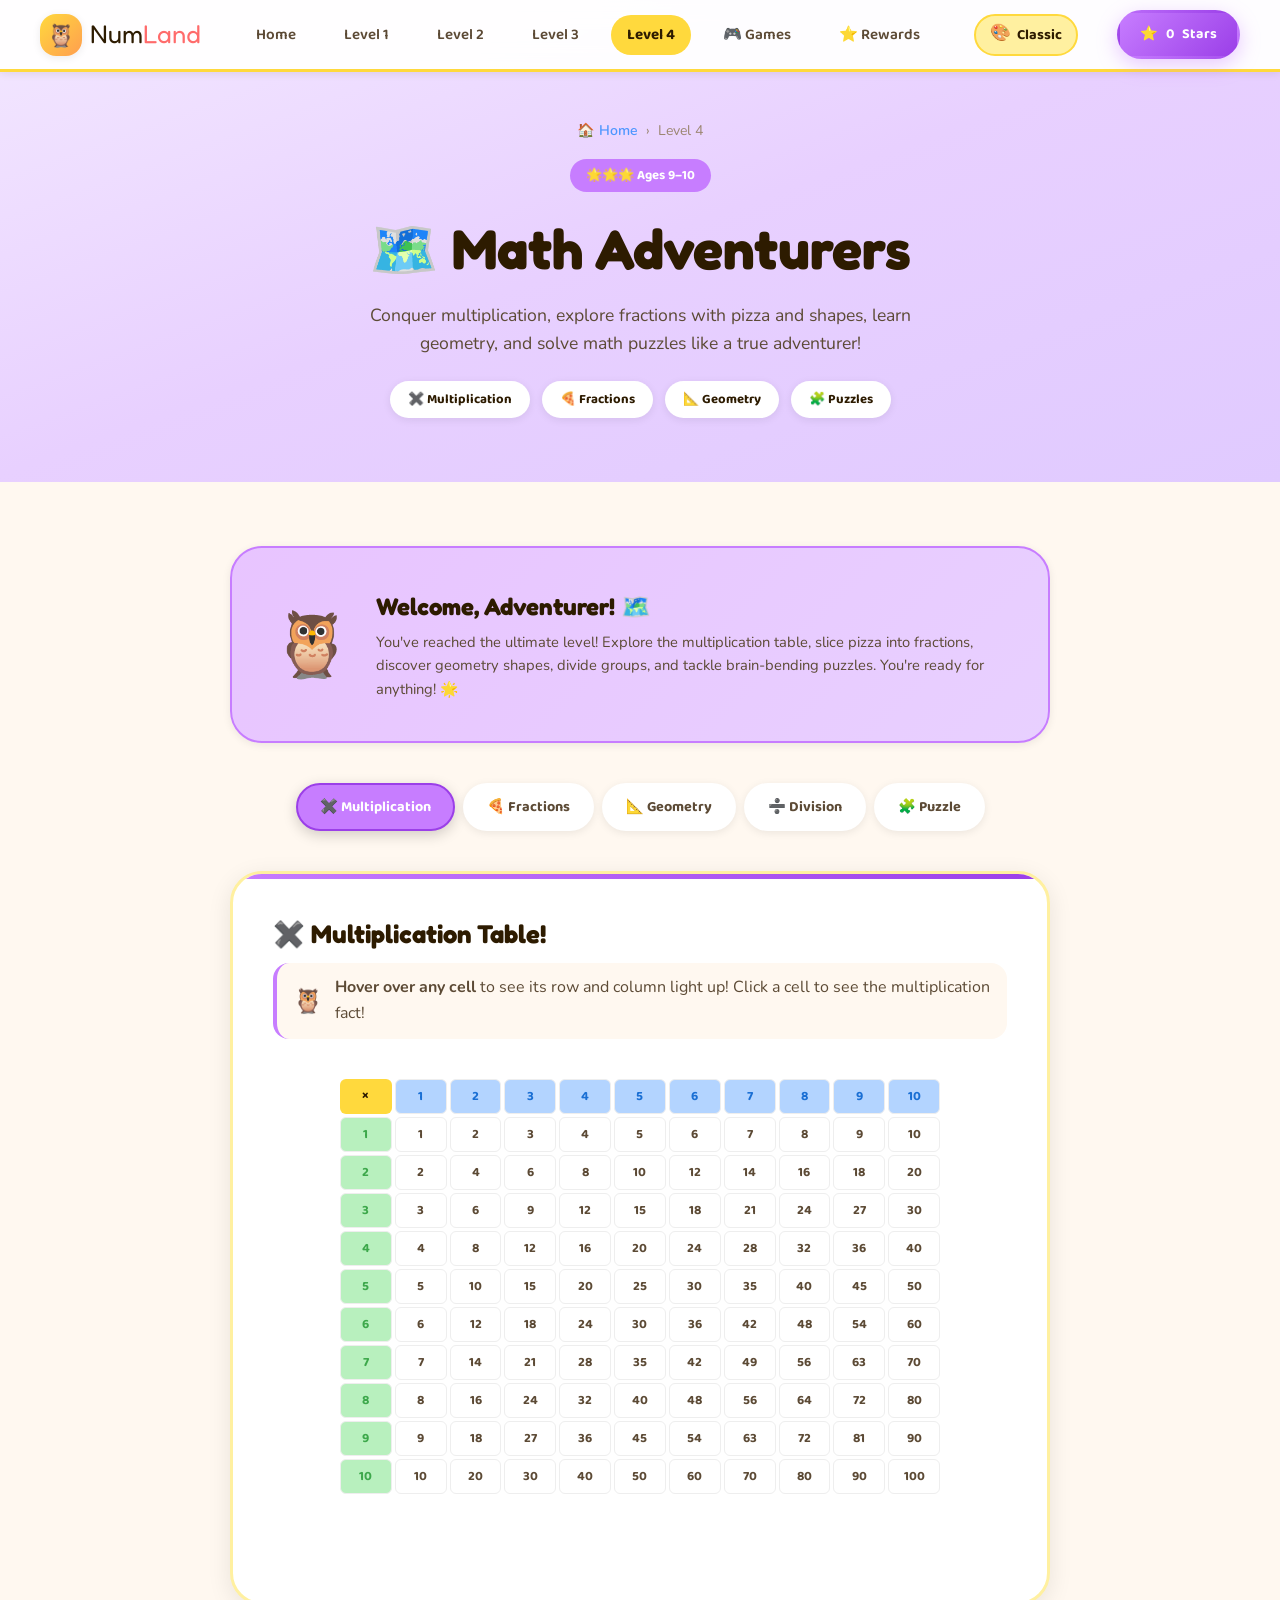
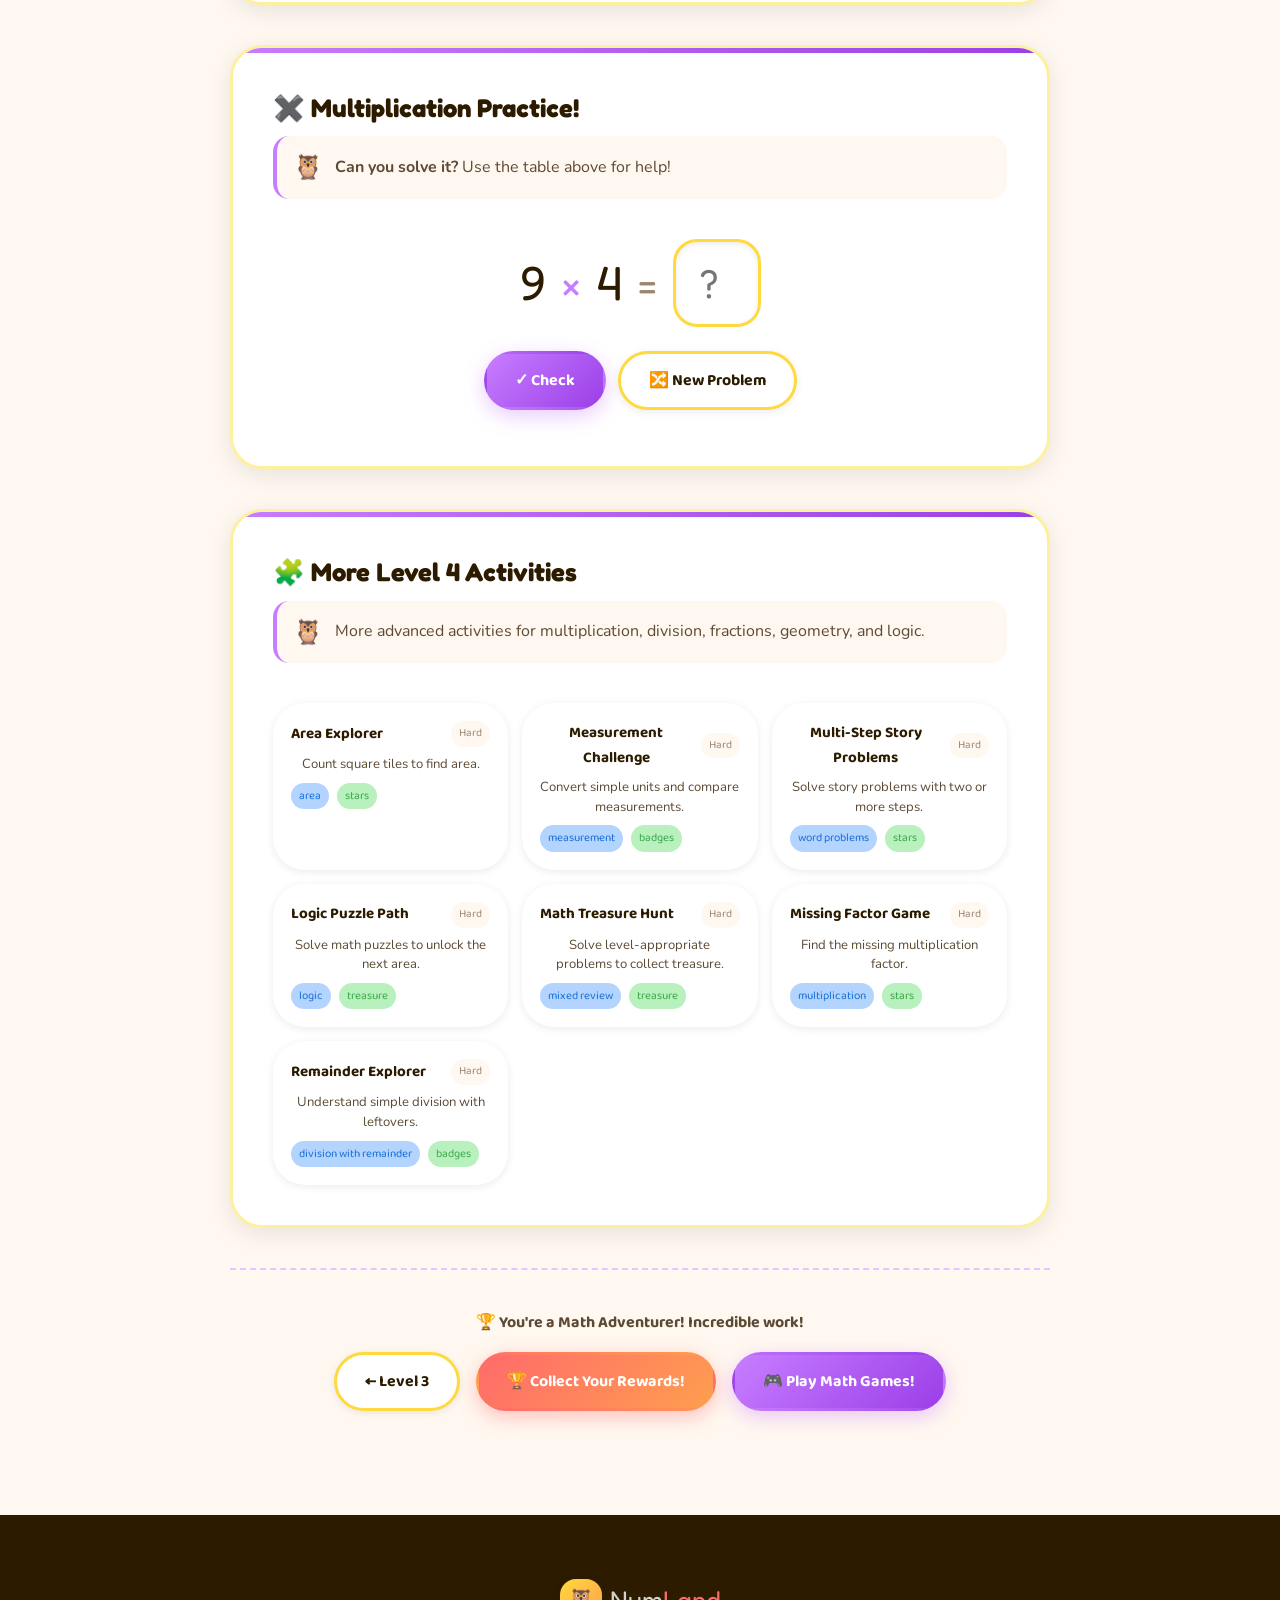
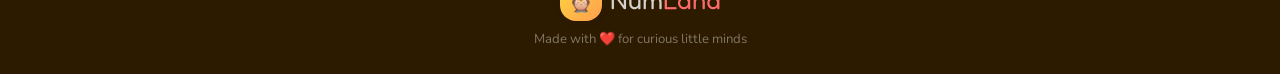
<file: level4.html>
<!DOCTYPE html>
<html lang="en">
<head>
  <meta charset="UTF-8" />
  <meta name="viewport" content="width=device-width, initial-scale=1.0" />
  <title>Level 4 — Math Adventurers | NumLand 🗺️</title>
  <link rel="preconnect" href="https://fonts.googleapis.com" />
  <link rel="preconnect" href="https://fonts.gstatic.com" crossorigin />
  <link href="https://fonts.googleapis.com/css2?family=Fredoka+One&family=Nunito:wght@400;600;700;800;900&family=Baloo+2:wght@400;600;700;800&display=swap" rel="stylesheet" />
  <link rel="stylesheet" href="css/styles.css?v=2" />
  <script>(function(){try{if(localStorage.getItem('numland-theme')==='pokemon'){document.documentElement.setAttribute('data-theme','pokemon');}}catch(e){}})();</script>
  <style>
    .activity-tab.active { background: var(--purple); border-color: var(--purple-dark); color: white; }

    .mult-grid { display:grid; gap:3px; max-width:600px; margin:0 auto; }
    .mult-cell {
      padding:6px 2px; text-align:center; border-radius:6px;
      font-family:var(--font-fun); font-weight:700; font-size:0.82rem;
      cursor:pointer; transition:all 0.2s; border:1px solid #eee;
      background:white;
    }
    .mult-cell.header-row { background:var(--blue-light); color:var(--blue-dark); }
    .mult-cell.header-col { background:var(--green-light); color:var(--green-dark); }
    .mult-cell.corner { background:var(--yellow); color:var(--text-dark); border:none; }
    .mult-cell:hover:not(.header-row):not(.header-col):not(.corner) { background:var(--yellow); transform:scale(1.12); z-index:1; position:relative; }

    /* Fraction SVGs */
    .frac-grid {
      display:flex;
      flex-wrap:wrap;
      gap:var(--space-lg);
      justify-content:center;
      padding:var(--space-lg);
    }

    .frac-visual {
      text-align:center;
      cursor:pointer;
      transition:transform var(--transition-bounce);
    }
    .frac-visual:hover { transform:scale(1.08); }
    .frac-visual.selected svg circle, .frac-visual.selected svg path { stroke-width:4; }

    .frac-info-box {
      background:var(--purple-light);
      border:3px solid var(--purple);
      border-radius:var(--radius-xl);
      padding:var(--space-lg);
      text-align:center;
      margin-top:var(--space-md);
      min-height:80px;
      display:none;
    }

    /* Geometry shapes */
    .geo-shapes-grid {
      display:flex;
      flex-wrap:wrap;
      gap:var(--space-md);
      justify-content:center;
      padding:var(--space-lg);
    }

    .geo-shape {
      width:110px;
      height:110px;
      background:white;
      border-radius:var(--radius-lg);
      display:flex;
      flex-direction:column;
      align-items:center;
      justify-content:center;
      cursor:pointer;
      transition:all var(--transition-bounce);
      box-shadow:var(--shadow-sm);
      border:3px solid var(--purple-light);
      gap:6px;
    }
    .geo-shape:hover { transform:scale(1.1); box-shadow:var(--shadow-md); border-color:var(--purple); }
    .geo-shape.selected { background:var(--purple-light); border-color:var(--purple-dark); transform:scale(1.08); }

    .geo-shape-name {
      font-family:var(--font-fun);
      font-weight:700;
      font-size:0.78rem;
      color:var(--text-dark);
      text-align:center;
    }

    .geo-info {
      background:var(--purple-light);
      border:2px solid var(--purple);
      border-radius:var(--radius-xl);
      padding:var(--space-lg);
      text-align:center;
      margin-top:var(--space-md);
      min-height:80px;
      display:none;
    }

    /* Division */
    .division-visual {
      display:flex;
      flex-direction:column;
      align-items:center;
      gap:var(--space-md);
      padding:var(--space-xl);
      background:var(--bg-cream);
      border-radius:var(--radius-lg);
      margin-bottom:var(--space-lg);
    }

    .division-objects {
      display:flex;
      flex-wrap:wrap;
      gap:8px;
      justify-content:center;
      max-width:400px;
    }

    .division-groups {
      display:flex;
      gap:var(--space-md);
      flex-wrap:wrap;
      justify-content:center;
    }

    .division-group {
      background:white;
      border:3px dashed var(--purple-light);
      border-radius:var(--radius-lg);
      padding:var(--space-md);
      min-width:80px;
      min-height:80px;
      display:flex;
      flex-wrap:wrap;
      gap:4px;
      align-items:center;
      justify-content:center;
      transition:all var(--transition-normal);
      font-size:1.5rem;
    }

    .puzzle-grid {
      display:grid;
      grid-template-columns:repeat(3,80px);
      gap:8px;
      justify-content:center;
      margin-bottom:var(--space-lg);
    }

    .puzzle-cell {
      width:80px;
      height:80px;
      background:white;
      border:3px solid var(--purple-light);
      border-radius:var(--radius-md);
      display:flex;
      align-items:center;
      justify-content:center;
      font-family:var(--font-display);
      font-size:1.8rem;
      color:var(--text-dark);
      cursor:pointer;
      transition:all var(--transition-bounce);
    }

    .puzzle-cell.empty {
      background:var(--purple-light);
      border-style:dashed;
      color:var(--text-light);
      font-size:1rem;
    }

    .puzzle-cell:hover:not(.given) { transform:scale(1.05); border-color:var(--purple); }
    .puzzle-cell.given { background:var(--purple-light); cursor:default; }
  </style>
</head>
<body>

<nav class="nav">
  <a href="index.html" class="nav-logo"><div class="nav-logo-icon">🦉</div><span class="nav-logo-text">Num<span>Land</span></span></a>
  <ul class="nav-links">
    <li><a href="index.html" class="nav-link">Home</a></li>
    <li><a href="level1.html" class="nav-link">Level 1</a></li>
    <li><a href="level2.html" class="nav-link">Level 2</a></li>
    <li><a href="level3.html" class="nav-link">Level 3</a></li>
    <li><a href="level4.html" class="nav-link active">Level 4</a></li>
    <li><a href="games.html" class="nav-link">🎮 Games</a></li>
    <li><a href="rewards.html" class="nav-link">⭐ Rewards</a></li>
  </ul>
  <a href="rewards.html" class="btn btn-purple btn-sm nav-btn">⭐ <span data-star-count>0</span> Stars</a>
  <button class="nav-hamburger" aria-label="Toggle menu"><span></span><span></span><span></span></button>
</nav>
<nav class="nav-mobile">
  <a href="index.html" class="nav-link">🏠 Home</a>
  <a href="level1.html" class="nav-link">🌟 Level 1</a>
  <a href="level2.html" class="nav-link">🌱 Level 2</a>
  <a href="level3.html" class="nav-link">🏗️ Level 3</a>
  <a href="level4.html" class="nav-link active">🗺️ Level 4</a>
  <a href="games.html" class="nav-link">🎮 Games</a>
  <a href="rewards.html" class="nav-link">⭐ Rewards</a>
</nav>

<header class="page-header level4-bg">
  <div class="breadcrumb">
    <a href="index.html">🏠 Home</a> <span>›</span> Level 4
  </div>
  <div style="display:inline-flex;align-items:center;gap:8px;background:var(--purple);color:white;font-family:var(--font-fun);font-weight:700;font-size:0.82rem;padding:6px 16px;border-radius:50px;margin-bottom:12px;">🌟🌟🌟 Ages 9–10</div>
  <h1 class="page-header-title">🗺️ Math Adventurers</h1>
  <p class="page-header-sub">Conquer multiplication, explore fractions with pizza and shapes, learn geometry, and solve math puzzles like a true adventurer!</p>
  <div style="display:flex;gap:12px;justify-content:center;flex-wrap:wrap;margin-top:16px;">
    <div style="background:white;border-radius:50px;padding:8px 18px;font-family:var(--font-fun);font-weight:700;font-size:0.82rem;color:var(--text-dark);box-shadow:var(--shadow-sm);">✖️ Multiplication</div>
    <div style="background:white;border-radius:50px;padding:8px 18px;font-family:var(--font-fun);font-weight:700;font-size:0.82rem;color:var(--text-dark);box-shadow:var(--shadow-sm);">🍕 Fractions</div>
    <div style="background:white;border-radius:50px;padding:8px 18px;font-family:var(--font-fun);font-weight:700;font-size:0.82rem;color:var(--text-dark);box-shadow:var(--shadow-sm);">📐 Geometry</div>
    <div style="background:white;border-radius:50px;padding:8px 18px;font-family:var(--font-fun);font-weight:700;font-size:0.82rem;color:var(--text-dark);box-shadow:var(--shadow-sm);">🧩 Puzzles</div>
  </div>
</header>

<main class="activity-container">

  <div class="level-welcome reveal" style="background:linear-gradient(135deg,var(--purple-light),#E8D0FF);border:2px solid var(--purple);">
    <div class="level-welcome-icon">🦉</div>
    <div class="level-welcome-text">
      <h2>Welcome, Adventurer! 🗺️</h2>
      <p>You've reached the ultimate level! Explore the multiplication table, slice pizza into fractions, discover geometry shapes, divide groups, and tackle brain-bending puzzles. You're ready for anything! 🌟</p>
    </div>
  </div>

  <div class="activity-tabs reveal" role="tablist">
    <button class="activity-tab active" data-tab="act4-mult">✖️ Multiplication</button>
    <button class="activity-tab" data-tab="act4-fractions">🍕 Fractions</button>
    <button class="activity-tab" data-tab="act4-geometry">📐 Geometry</button>
    <button class="activity-tab" data-tab="act4-division">➗ Division</button>
    <button class="activity-tab" data-tab="act4-puzzle">🧩 Puzzle</button>
  </div>

  <!-- ── MULTIPLICATION ── -->
  <div class="activity-panel active" id="act4-mult">
    <div class="activity-card purple-card">
      <h2 class="activity-title">✖️ Multiplication Table!</h2>
      <div class="activity-instruction" style="border-left-color:var(--purple);">
        <span style="font-size:1.5rem;">🦉</span>
        <span><strong>Hover over any cell</strong> to see its row and column light up! Click a cell to see the multiplication fact!</span>
      </div>

      <div class="mult-grid" id="mult-grid-container"></div>

      <div id="mult-fact" style="text-align:center;margin-top:var(--space-lg);font-family:var(--font-display);font-size:1.8rem;color:var(--purple-dark);min-height:44px;" aria-live="polite"></div>
    </div>

    <!-- Multiplication practice -->
    <div class="activity-card purple-card">
      <h2 class="activity-title">✖️ Multiplication Practice!</h2>
      <div class="activity-instruction" style="border-left-color:var(--purple);">
        <span style="font-size:1.5rem;">🦉</span>
        <span><strong>Can you solve it?</strong> Use the table above for help!</span>
      </div>

      <div style="text-align:center;margin-bottom:var(--space-lg);">
        <div style="display:flex;align-items:center;justify-content:center;gap:var(--space-md);flex-wrap:wrap;">
          <div style="font-family:var(--font-display);font-size:3rem;color:var(--text-dark);" id="mult-a">?</div>
          <div style="font-family:var(--font-display);font-size:2.5rem;color:var(--purple);">×</div>
          <div style="font-family:var(--font-display);font-size:3rem;color:var(--text-dark);" id="mult-b">?</div>
          <div style="font-family:var(--font-display);font-size:2.5rem;color:var(--text-light);">=</div>
          <input type="number" class="math-input" id="mult-input" style="width:88px;height:88px;font-size:2.5rem;" placeholder="?" min="0" max="100" aria-label="Multiplication answer" />
        </div>
      </div>

      <div style="display:flex;gap:12px;justify-content:center;flex-wrap:wrap;margin-bottom:var(--space-md);">
        <button class="btn btn-purple" id="mult-check">✓ Check</button>
        <button class="btn btn-secondary" id="mult-new">🔀 New Problem</button>
      </div>

      <div class="feedback" id="mult-feedback"></div>
    </div>
  </div>

  <!-- ── FRACTIONS ── -->
  <div class="activity-panel" id="act4-fractions">
    <div class="activity-card purple-card">
      <h2 class="activity-title">🍕 Fraction Explorer!</h2>
      <div class="activity-instruction" style="border-left-color:var(--purple);">
        <span style="font-size:1.5rem;">🦉</span>
        <span><strong>Click each pizza/shape</strong> to learn about that fraction! Fractions show equal parts of a whole!</span>
      </div>

      <div class="frac-grid" id="frac-grid">

        <!-- Whole -->
        <div class="frac-visual" data-fraction="whole" onclick="showFraction(this)">
          <svg width="110" height="110" viewBox="0 0 110 110" aria-label="Whole circle">
            <circle cx="55" cy="55" r="50" fill="#FF6B6B" stroke="#E84040" stroke-width="3"/>
            <text x="55" y="62" text-anchor="middle" fill="white" font-family="Fredoka One" font-size="22">1</text>
          </svg>
          <div class="frac-label" style="font-family:var(--font-display);font-size:1.3rem;color:var(--text-dark);">1 Whole</div>
        </div>

        <!-- Half -->
        <div class="frac-visual" data-fraction="half" onclick="showFraction(this)">
          <svg width="110" height="110" viewBox="0 0 110 110" aria-label="Half circle">
            <circle cx="55" cy="55" r="50" fill="#FFE0E0" stroke="#E84040" stroke-width="3"/>
            <path d="M55,5 A50,50 0 0,1 55,105 Z" fill="#FF6B6B"/>
            <line x1="55" y1="5" x2="55" y2="105" stroke="white" stroke-width="3"/>
            <text x="70" y="62" text-anchor="middle" fill="white" font-family="Fredoka One" font-size="18">½</text>
          </svg>
          <div class="frac-label" style="font-family:var(--font-display);font-size:1.3rem;color:var(--text-dark);">½ Half</div>
        </div>

        <!-- Third -->
        <div class="frac-visual" data-fraction="third" onclick="showFraction(this)">
          <svg width="110" height="110" viewBox="0 0 110 110" aria-label="One third circle">
            <circle cx="55" cy="55" r="50" fill="#E8F0FF" stroke="#1A6FD4" stroke-width="3"/>
            <path d="M55,55 L55,5 A50,50 0 0,1 98.3,80 Z" fill="#4D96FF"/>
            <line x1="55" y1="55" x2="55" y2="5" stroke="white" stroke-width="2"/>
            <line x1="55" y1="55" x2="98.3" y2="80" stroke="white" stroke-width="2"/>
            <text x="72" y="44" text-anchor="middle" fill="white" font-family="Fredoka One" font-size="16">⅓</text>
          </svg>
          <div class="frac-label" style="font-family:var(--font-display);font-size:1.3rem;color:var(--text-dark);">⅓ Third</div>
        </div>

        <!-- Quarter -->
        <div class="frac-visual" data-fraction="quarter" onclick="showFraction(this)">
          <svg width="110" height="110" viewBox="0 0 110 110" aria-label="One quarter circle">
            <circle cx="55" cy="55" r="50" fill="#E8F8EA" stroke="#3DA84B" stroke-width="3"/>
            <path d="M55,55 L55,5 A50,50 0 0,1 105,55 Z" fill="#6BCB77"/>
            <line x1="55" y1="5" x2="55" y2="105" stroke="white" stroke-width="2"/>
            <line x1="5" y1="55" x2="105" y2="55" stroke="white" stroke-width="2"/>
            <text x="75" y="42" text-anchor="middle" fill="white" font-family="Fredoka One" font-size="16">¼</text>
          </svg>
          <div class="frac-label" style="font-family:var(--font-display);font-size:1.3rem;color:var(--text-dark);">¼ Quarter</div>
        </div>

        <!-- Three quarters -->
        <div class="frac-visual" data-fraction="threequarter" onclick="showFraction(this)">
          <svg width="110" height="110" viewBox="0 0 110 110" aria-label="Three quarters circle">
            <circle cx="55" cy="55" r="50" fill="#E8F8EA" stroke="#3DA84B" stroke-width="3"/>
            <path d="M55,55 L55,5 A50,50 0 1,1 5,55 Z" fill="#6BCB77"/>
            <line x1="55" y1="5" x2="55" y2="105" stroke="white" stroke-width="2"/>
            <line x1="5" y1="55" x2="105" y2="55" stroke="white" stroke-width="2"/>
            <text x="36" y="62" text-anchor="middle" fill="white" font-family="Fredoka One" font-size="16">¾</text>
          </svg>
          <div class="frac-label" style="font-family:var(--font-display);font-size:1.3rem;color:var(--text-dark);">¾ Three Quarters</div>
        </div>

        <!-- Fifth -->
        <div class="frac-visual" data-fraction="fifth" onclick="showFraction(this)">
          <svg width="110" height="110" viewBox="0 0 110 110" aria-label="One fifth circle">
            <circle cx="55" cy="55" r="50" fill="#F3E8FF" stroke="#9B3FE8" stroke-width="3"/>
            <path d="M55,55 L55,5 A50,50 0 0,1 102.4,34.5 Z" fill="#C77DFF"/>
            <text x="73" y="36" text-anchor="middle" fill="white" font-family="Fredoka One" font-size="16">⅕</text>
            <line x1="55" y1="5" x2="55" y2="105" stroke="rgba(255,255,255,0.5)" stroke-width="1"/>
          </svg>
          <div class="frac-label" style="font-family:var(--font-display);font-size:1.3rem;color:var(--text-dark);">⅕ Fifth</div>
        </div>

      </div>

      <div class="frac-info-box" id="frac-info"></div>
    </div>

    <!-- Fraction comparison -->
    <div class="activity-card purple-card">
      <h2 class="activity-title">🍕 Which Fraction is Bigger?</h2>
      <div class="activity-instruction" style="border-left-color:var(--purple);">
        <span style="font-size:1.5rem;">🦉</span>
        <span>Can you tell which fraction is larger? Click your answer!</span>
      </div>

      <div id="frac-compare-display" style="display:flex;justify-content:center;align-items:center;gap:var(--space-xl);flex-wrap:wrap;margin-bottom:var(--space-lg);">
        <div id="frac-comp-a" style="text-align:center;"></div>
        <div style="font-family:var(--font-display);font-size:2rem;color:var(--text-light);">vs</div>
        <div id="frac-comp-b" style="text-align:center;"></div>
      </div>

      <div style="display:flex;gap:12px;justify-content:center;flex-wrap:wrap;margin-bottom:var(--space-md);">
        <button class="btn btn-purple" id="frac-pick-a">Left is Bigger ◀</button>
        <button class="btn btn-secondary" id="frac-pick-equal">Equal 🟰</button>
        <button class="btn btn-blue" id="frac-pick-b">▶ Right is Bigger</button>
        <button class="btn btn-secondary" id="frac-next">🔀 New</button>
      </div>
      <div class="feedback" id="frac-compare-feedback"></div>
    </div>
  </div>

  <!-- ── GEOMETRY ── -->
  <div class="activity-panel" id="act4-geometry">
    <div class="activity-card purple-card">
      <h2 class="activity-title">📐 Geometry Explorer!</h2>
      <div class="activity-instruction" style="border-left-color:var(--purple);">
        <span style="font-size:1.5rem;">🦉</span>
        <span><strong>Click each shape</strong> to discover its properties — sides, angles, and real-world examples!</span>
      </div>

      <div class="geo-shapes-grid" id="geo-shapes">
        <div class="geo-shape" data-shape="circle" role="button" tabindex="0">
          <svg width="60" height="60" viewBox="0 0 60 60" aria-hidden="true"><circle cx="30" cy="30" r="26" fill="#FF6B6B" stroke="#E84040" stroke-width="3"/></svg>
          <span class="geo-shape-name">Circle</span>
        </div>
        <div class="geo-shape" data-shape="triangle" role="button" tabindex="0">
          <svg width="60" height="60" viewBox="0 0 60 60" aria-hidden="true"><polygon points="30,4 56,54 4,54" fill="#6BCB77" stroke="#3DA84B" stroke-width="3" stroke-linejoin="round"/></svg>
          <span class="geo-shape-name">Triangle</span>
        </div>
        <div class="geo-shape" data-shape="square" role="button" tabindex="0">
          <svg width="60" height="60" viewBox="0 0 60 60" aria-hidden="true"><rect x="7" y="7" width="46" height="46" fill="#FFD93D" stroke="#F5B900" stroke-width="3"/></svg>
          <span class="geo-shape-name">Square</span>
        </div>
        <div class="geo-shape" data-shape="rectangle" role="button" tabindex="0">
          <svg width="60" height="60" viewBox="0 0 60 60" aria-hidden="true"><rect x="4" y="14" width="52" height="32" fill="#4D96FF" stroke="#1A6FD4" stroke-width="3"/></svg>
          <span class="geo-shape-name">Rectangle</span>
        </div>
        <div class="geo-shape" data-shape="pentagon" role="button" tabindex="0">
          <svg width="60" height="60" viewBox="0 0 60 60" aria-hidden="true"><polygon points="30,4 56,22 46,52 14,52 4,22" fill="#C77DFF" stroke="#9B3FE8" stroke-width="3"/></svg>
          <span class="geo-shape-name">Pentagon</span>
        </div>
        <div class="geo-shape" data-shape="hexagon" role="button" tabindex="0">
          <svg width="60" height="60" viewBox="0 0 60 60" aria-hidden="true"><polygon points="30,4 54,17 54,43 30,56 6,43 6,17" fill="#FF9E4F" stroke="#D96E1A" stroke-width="3"/></svg>
          <span class="geo-shape-name">Hexagon</span>
        </div>
        <div class="geo-shape" data-shape="rhombus" role="button" tabindex="0">
          <svg width="60" height="60" viewBox="0 0 60 60" aria-hidden="true"><polygon points="30,4 56,30 30,56 4,30" fill="#FF8FAB" stroke="#D45070" stroke-width="3"/></svg>
          <span class="geo-shape-name">Rhombus</span>
        </div>
        <div class="geo-shape" data-shape="trapezoid" role="button" tabindex="0">
          <svg width="60" height="60" viewBox="0 0 60 60" aria-hidden="true"><polygon points="15,10 45,10 56,50 4,50" fill="#A8E6CF" stroke="#4CC98A" stroke-width="3"/></svg>
          <span class="geo-shape-name">Trapezoid</span>
        </div>
      </div>

      <div class="geo-info" id="geo-info"></div>
    </div>
  </div>

  <!-- ── DIVISION ── -->
  <div class="activity-panel" id="act4-division">
    <div class="activity-card purple-card">
      <h2 class="activity-title">➗ Division with Sharing!</h2>
      <div class="activity-instruction" style="border-left-color:var(--purple);">
        <span style="font-size:1.5rem;">🦉</span>
        <span><strong>Division means sharing equally!</strong> Share the items into equal groups. How many in each group?</span>
      </div>

      <div class="division-visual" id="div-visual">
        <p id="div-problem" style="font-family:var(--font-fun);font-weight:700;font-size:1.1rem;color:var(--text-dark);text-align:center;"></p>
        <div class="division-objects" id="div-objects"></div>
        <div style="font-family:var(--font-display);font-size:2rem;color:var(--text-light);">÷</div>
        <div class="division-groups" id="div-groups"></div>
      </div>

      <div style="display:flex;align-items:center;justify-content:center;gap:var(--space-md);flex-wrap:wrap;margin-bottom:var(--space-md);">
        <span style="font-family:var(--font-display);font-size:1.5rem;color:var(--text-dark);" id="div-equation">? ÷ ? = ?</span>
      </div>
      <div style="display:flex;align-items:center;justify-content:center;gap:var(--space-md);flex-wrap:wrap;margin-bottom:var(--space-md);">
        <label style="font-family:var(--font-fun);font-weight:700;">Items in each group:</label>
        <input type="number" class="math-input" id="div-input" style="width:80px;height:80px;font-size:2rem;" placeholder="?" min="0" max="20" aria-label="Division answer" />
      </div>

      <div style="display:flex;gap:12px;justify-content:center;flex-wrap:wrap;margin-bottom:var(--space-md);">
        <button class="btn btn-purple" id="div-check">✓ Check</button>
        <button class="btn btn-secondary" id="div-new">🔀 New Problem</button>
      </div>

      <div class="feedback" id="div-feedback"></div>
    </div>
  </div>

  <!-- ── PUZZLE ── -->
  <div class="activity-panel" id="act4-puzzle">
    <div class="activity-card purple-card">
      <h2 class="activity-title">🧩 Math Magic Square!</h2>
      <div class="activity-instruction" style="border-left-color:var(--purple);">
        <span style="font-size:1.5rem;">🦉</span>
        <span><strong>Every row, column, and diagonal</strong> must add up to the same number! Fill in the missing numbers — click a blank cell and enter a number!</span>
      </div>

      <div id="magic-square-display" style="margin-bottom:var(--space-lg);">
        <p id="magic-target" style="text-align:center;font-family:var(--font-fun);font-weight:700;color:var(--purple-dark);margin-bottom:var(--space-md);font-size:1.05rem;"></p>
        <div class="puzzle-grid" id="puzzle-grid"></div>
      </div>

      <div style="display:flex;gap:12px;justify-content:center;flex-wrap:wrap;margin-bottom:var(--space-md);">
        <button class="btn btn-purple" id="puzzle-check">✓ Check Magic Square</button>
        <button class="btn btn-secondary" id="puzzle-new">🔀 New Puzzle</button>
        <button class="btn btn-secondary" id="puzzle-hint">💡 Hint</button>
      </div>

      <div class="feedback" id="puzzle-feedback"></div>
    </div>
  </div>

  <section class="activity-card purple-card reveal" style="margin-top:var(--space-lg);">
    <h2 class="activity-title">🧩 More Level 4 Activities</h2>
    <div class="activity-instruction" style="border-left-color:var(--purple);">
      <span style="font-size:1.5rem;">🦉</span>
      <span>More advanced activities for multiplication, division, fractions, geometry, and logic.</span>
    </div>
    <div id="extra-level-4"></div>
  </section>

  <!-- Navigation -->
  <div style="text-align:center;padding:var(--space-xl) 0;border-top:2px dashed var(--purple-light);margin-top:var(--space-lg);">
    <p style="font-family:var(--font-fun);font-weight:700;color:var(--text-body);margin-bottom:var(--space-md);">🏆 You're a Math Adventurer! Incredible work!</p>
    <div style="display:flex;gap:var(--space-md);justify-content:center;flex-wrap:wrap;">
      <a href="level3.html" class="btn btn-secondary">← Level 3</a>
      <a href="rewards.html" class="btn btn-primary">🏆 Collect Your Rewards!</a>
      <a href="games.html" class="btn btn-purple">🎮 Play Math Games!</a>
    </div>
  </div>
</main>

<footer class="footer">
  <div class="footer-inner">
    <div class="footer-bottom" style="flex-direction:column;gap:8px;text-align:center;">
      <a href="index.html" class="nav-logo" style="justify-content:center;">
        <div class="nav-logo-icon">🦉</div>
        <span class="nav-logo-text" style="color:rgba(255,255,255,0.8);">Num<span>Land</span></span>
      </a>
      <span>Made with <span style="color:var(--coral);">❤️</span> for curious little minds</span>
    </div>
  </div>
</footer>

<script src="js/learning-data.js"></script>
<script src="js/app.js"></script>
<script>
document.addEventListener('DOMContentLoaded', () => {

  // ── MULTIPLICATION TABLE ──
  const grid = document.getElementById('mult-grid-container');
  const size = 10;
  if (grid) {
    grid.style.gridTemplateColumns = `repeat(${size+1}, 1fr)`;
    for (let r = 0; r <= size; r++) {
      for (let c = 0; c <= size; c++) {
        const cell = document.createElement('div');
        cell.className = 'mult-cell';
        if (r === 0 && c === 0) { cell.textContent = '×'; cell.classList.add('corner'); }
        else if (r === 0) { cell.textContent = c; cell.classList.add('header-row'); cell.dataset.col = c; }
        else if (c === 0) { cell.textContent = r; cell.classList.add('header-col'); cell.dataset.row = r; }
        else {
          cell.textContent = r * c;
          cell.dataset.row = r; cell.dataset.col = c;
          cell.addEventListener('mouseenter', () => {
            grid.querySelectorAll(`[data-row="${r}"]`).forEach(e => e.style.background = '#FFF8E1');
            grid.querySelectorAll(`[data-col="${c}"]`).forEach(e => e.style.background = '#FFF8E1');
            cell.style.background = 'var(--yellow)';
          });
          cell.addEventListener('mouseleave', () => {
            grid.querySelectorAll('[data-row]').forEach(e => {
              const er = e.dataset.row; const ec = e.dataset.col;
              e.style.background = !ec ? 'var(--green-light)' : !er ? 'var(--blue-light)' : 'white';
            });
          });
          cell.addEventListener('click', () => {
            const fact = document.getElementById('mult-fact');
            if (fact) { fact.textContent = `${r} × ${c} = ${r*c}`; fact.style.animation='none'; void fact.offsetWidth; fact.style.animation='fadeSlideIn 0.3s ease'; }
            playSound('select');
          });
        }
        grid.appendChild(cell);
      }
    }
  }

  // Multiplication practice
  let mA = 0, mB = 0;
  function newMultProblem() {
    mA = Math.floor(Math.random() * 10) + 1;
    mB = Math.floor(Math.random() * 10) + 1;
    document.getElementById('mult-a').textContent = mA;
    document.getElementById('mult-b').textContent = mB;
    const inp = document.getElementById('mult-input');
    if (inp) { inp.value = ''; inp.className = 'math-input'; inp.style.width='88px'; inp.style.height='88px'; inp.style.fontSize='2.5rem'; }
    document.getElementById('mult-feedback').className = 'feedback';
  }
  document.getElementById('mult-check')?.addEventListener('click', () => {
    const val = parseInt(document.getElementById('mult-input')?.value);
    const fb = document.getElementById('mult-feedback');
    const inp = document.getElementById('mult-input');
    if (isNaN(val)) { showToast('Enter your answer!', 'info'); return; }
    if (val === mA * mB) {
      inp.className = 'math-input correct';
      fb.className = 'feedback show success';
      fb.innerHTML = `<span class="feedback-icon">🌟</span> ${mA} × ${mB} = ${mA*mB}! You're amazing!`;
      playSound('correct'); Progress.addStars(2);
    } else {
      inp.className = 'math-input wrong';
      fb.className = 'feedback show error';
      fb.innerHTML = `<span class="feedback-icon">😊</span> Try looking at the table! ${mA} × ${mB} = ?`;
      gentleEncourage();
    }
  });
  document.getElementById('mult-new')?.addEventListener('click', () => { newMultProblem(); playSound('click'); });
  document.getElementById('mult-input')?.addEventListener('keydown', e => { if (e.key === 'Enter') document.getElementById('mult-check')?.click(); });
  newMultProblem();

  // ── GEOMETRY ──
  const geoData = {
    circle:    { sides: 0, angles: 0, desc: 'No sides or corners! Perfectly round. Examples: wheel, coin, full moon 🌕' },
    triangle:  { sides: 3, angles: 3, desc: '3 sides and 3 corners (angles). Examples: mountain peak, pizza slice, yield sign ⚠️' },
    square:    { sides: 4, angles: 4, desc: '4 EQUAL sides and 4 right angles. Examples: window, tile, chessboard square ♟️' },
    rectangle: { sides: 4, angles: 4, desc: '4 sides with 4 right angles (2 long, 2 short). Examples: door, book, TV screen 📺' },
    pentagon:  { sides: 5, angles: 5, desc: '5 sides and 5 corners. Examples: US Pentagon building, home plate in baseball ⚾' },
    hexagon:   { sides: 6, angles: 6, desc: '6 sides and 6 corners. Examples: honeycomb cell 🍯, snowflake shape ❄️' },
    rhombus:   { sides: 4, angles: 4, desc: '4 equal sides, but not square! Like a diamond shape 💎. Angles are not 90°.' },
    trapezoid: { sides: 4, angles: 4, desc: '4 sides with only one pair of parallel sides. Like a bread loaf slice 🍞' },
  };

  document.querySelectorAll('.geo-shape').forEach(shape => {
    shape.addEventListener('click', function() {
      document.querySelectorAll('.geo-shape').forEach(s => s.classList.remove('selected'));
      this.classList.add('selected');
      const type = this.dataset.shape;
      const data = geoData[type];
      const info = document.getElementById('geo-info');
      if (data && info) {
        info.style.display = 'block';
        info.innerHTML = `
          <strong style="font-family:var(--font-display);font-size:1.3rem;color:var(--purple-dark);">${type.charAt(0).toUpperCase() + type.slice(1)}</strong><br>
          <span style="color:var(--purple);font-weight:700;font-family:var(--font-fun);">${data.sides === 0 ? 'No sides' : data.sides + ' sides'} • ${data.angles === 0 ? 'No angles' : data.angles + ' angles'}</span><br>
          <p style="font-size:0.9rem;color:var(--text-body);margin-top:8px;">${data.desc}</p>
        `;
        info.style.animation='none'; void info.offsetWidth; info.style.animation='fadeSlideIn 0.3s ease';
      }
      playSound('select');
    });
    shape.addEventListener('keydown', e => { if (e.key === 'Enter' || e.key === ' ') shape.click(); });
  });

  // ── FRACTIONS ──
  const fracData = {
    whole:       { title: '1 Whole', desc: 'One whole — the entire thing! Not divided at all. Like a full pizza 🍕', color: '#FF6B6B', value: 1 },
    half:        { title: '½ Half', desc: 'Cut into 2 EQUAL parts. One half is 1 of those 2 parts. Like splitting a sandwich! 🥪', color: '#FF9E4F', value: 0.5 },
    third:       { title: '⅓ Third', desc: 'Cut into 3 EQUAL parts. One third is 1 of those 3 parts. Three friends sharing one pizza slice! 🍕', color: '#4D96FF', value: 1/3 },
    quarter:     { title: '¼ Quarter', desc: 'Cut into 4 EQUAL parts. One quarter is 1 of those 4 parts. Quarter past the hour on a clock! ⏰', color: '#6BCB77', value: 0.25 },
    threequarter:{ title: '¾ Three Quarters', desc: 'THREE of the 4 equal parts. If you eat ¾ of a pizza, you\'re very hungry! 😄', color: '#6BCB77', value: 0.75 },
    fifth:       { title: '⅕ Fifth', desc: 'Cut into 5 EQUAL parts. A pentagon has 5 sides — each side is ⅕ of the perimeter! ⬠', color: '#C77DFF', value: 0.2 },
  };

  window.showFraction = function(el) {
    document.querySelectorAll('.frac-visual').forEach(f => f.style.transform = '');
    el.style.transform = 'scale(1.1)';
    const type = el.dataset.fraction;
    const data = fracData[type];
    const info = document.getElementById('frac-info');
    if (data && info) {
      info.style.display = 'block';
      info.innerHTML = `<strong style="font-family:var(--font-display);font-size:1.6rem;color:${data.color};">${data.title}</strong><br><p style="font-size:0.92rem;color:var(--text-body);margin-top:8px;">${data.desc}</p>`;
      info.style.animation='none'; void info.offsetWidth; info.style.animation='fadeSlideIn 0.3s ease';
      info.style.borderColor = data.color;
      info.style.background = data.color + '18';
    }
    playSound('select');
    Progress.addStars(0);
  };

  // Fraction comparison game
  const fracPairs = [
    { a: 'half', b: 'quarter', answer: 'a' },
    { a: 'third', b: 'half', answer: 'b' },
    { a: 'quarter', b: 'quarter', answer: 'equal' },
    { a: 'whole', b: 'half', answer: 'a' },
    { a: 'threequarter', b: 'half', answer: 'a' },
    { a: 'fifth', b: 'quarter', answer: 'b' },
  ];
  let fracCurrent = null;

  function loadFracCompare() {
    fracCurrent = fracPairs[Math.floor(Math.random() * fracPairs.length)];
    const da = fracData[fracCurrent.a], db = fracData[fracCurrent.b];
    const aEl = document.getElementById('frac-comp-a');
    const bEl = document.getElementById('frac-comp-b');
    if (aEl) aEl.innerHTML = `<div style="font-family:var(--font-display);font-size:1.8rem;color:${da.color};">${da.title}</div>`;
    if (bEl) bEl.innerHTML = `<div style="font-family:var(--font-display);font-size:1.8rem;color:${db.color};">${db.title}</div>`;
    document.getElementById('frac-compare-feedback').className = 'feedback';
  }

  ['a','equal','b'].forEach(ans => {
    document.getElementById(`frac-pick-${ans}`)?.addEventListener('click', () => {
      if (!fracCurrent) return;
      const fb = document.getElementById('frac-compare-feedback');
      if (ans === fracCurrent.answer) {
        fb.className = 'feedback show success';
        fb.innerHTML = `<span class="feedback-icon">🌟</span> Correct! Great fraction thinking!`;
        playSound('correct'); Progress.addStars(1);
      } else {
        fb.className = 'feedback show error';
        fb.innerHTML = `<span class="feedback-icon">😊</span> Not quite! Remember: bigger number on bottom = smaller fraction!`;
        gentleEncourage();
      }
    });
  });

  document.getElementById('frac-next')?.addEventListener('click', () => { loadFracCompare(); playSound('click'); });
  loadFracCompare();

  // ── DIVISION ──
  const divEmojis = ['🍕','🍭','🍪','🎈','⭐','🍓','🍊','🎁'];
  let divA = 0, divB = 0, divEmoji = '';

  function loadDivision() {
    const pairs = [[6,2],[8,2],[9,3],[10,2],[12,3],[12,4],[15,3],[16,4],[20,4],[20,5]];
    const pair = pairs[Math.floor(Math.random() * pairs.length)];
    divA = pair[0]; divB = pair[1];
    divEmoji = divEmojis[Math.floor(Math.random() * divEmojis.length)];

    const prob = document.getElementById('div-problem');
    const objs = document.getElementById('div-objects');
    const grps = document.getElementById('div-groups');
    const eq = document.getElementById('div-equation');

    if (prob) prob.textContent = `Share ${divA} ${divEmoji} equally into ${divB} groups. How many in each group?`;
    if (eq) eq.textContent = `${divA} ÷ ${divB} = ?`;

    if (objs) {
      objs.innerHTML = '';
      for (let i = 0; i < divA; i++) {
        const s = document.createElement('span');
        s.textContent = divEmoji; s.style.fontSize = '1.8rem';
        objs.appendChild(s);
      }
    }

    if (grps) {
      grps.innerHTML = '';
      for (let i = 0; i < divB; i++) {
        const g = document.createElement('div');
        g.className = 'division-group';
        const lbl = document.createElement('span');
        lbl.textContent = `Group ${i+1}`;
        lbl.style.cssText = 'font-family:var(--font-fun);font-size:0.75rem;color:var(--text-light);width:100%;text-align:center;';
        g.appendChild(lbl);
        grps.appendChild(g);
      }
    }

    const inp = document.getElementById('div-input');
    if (inp) { inp.value = ''; inp.className = 'math-input'; inp.style.width='80px'; inp.style.height='80px'; inp.style.fontSize='2rem'; }
    document.getElementById('div-feedback').className = 'feedback';
  }

  document.getElementById('div-check')?.addEventListener('click', () => {
    const val = parseInt(document.getElementById('div-input')?.value);
    const fb = document.getElementById('div-feedback');
    const inp = document.getElementById('div-input');
    if (isNaN(val)) { showToast('Enter your answer!', 'info'); return; }
    if (val === divA / divB) {
      inp.className = 'math-input correct';
      fb.className = 'feedback show success';
      fb.innerHTML = `<span class="feedback-icon">🌟</span> ${divA} ÷ ${divB} = ${divA/divB}! Perfect sharing!`;
      playSound('correct'); Progress.addStars(2);
      // Fill the groups visually
      const grpEls = document.querySelectorAll('#div-groups .division-group');
      const eachCount = divA / divB;
      grpEls.forEach(g => {
        for (let i = 0; i < eachCount; i++) {
          const s = document.createElement('span'); s.textContent = divEmoji; g.appendChild(s);
        }
      });
    } else {
      inp.className = 'math-input wrong';
      fb.className = 'feedback show error';
      fb.innerHTML = `<span class="feedback-icon">😊</span> Share ${divA} items into ${divB} groups equally — what does each group get?`;
      gentleEncourage();
    }
  });

  document.getElementById('div-new')?.addEventListener('click', () => { loadDivision(); playSound('click'); });
  document.getElementById('div-input')?.addEventListener('keydown', e => { if (e.key === 'Enter') document.getElementById('div-check')?.click(); });
  loadDivision();

  // ── MAGIC SQUARE ──
  const magicSquares = [
    { grid: [2,'?',6, 9,5,1, 4,3,'?'], target: 15, answers: [4, 8] },
    { grid: [8,'?',6, 3,5,7, 4,9,'?'], target: 15, answers: [2, 2] },
    { grid: ['?',2,3, 1,2,'?', 2,2,2], target: 6, answers: [1, 3] },
  ];
  let currentPuzzle = null;
  let blankCells = [];

  function loadMagicSquare() {
    currentPuzzle = magicSquares[Math.floor(Math.random() * magicSquares.length)];
    blankCells = [];
    const puzzleGrid = document.getElementById('puzzle-grid');
    const targetEl = document.getElementById('magic-target');
    if (!puzzleGrid) return;

    if (targetEl) targetEl.textContent = `🧩 Every row, column, and diagonal adds up to ${currentPuzzle.target}`;
    puzzleGrid.innerHTML = '';

    let blankIdx = 0;
    currentPuzzle.grid.forEach((val, idx) => {
      const cell = document.createElement('div');
      if (val === '?') {
        cell.className = 'puzzle-cell empty';
        cell.contentEditable = 'true';
        cell.setAttribute('aria-label', `Empty cell ${blankIdx+1}, enter a number`);
        const bi = blankIdx;
        blankCells.push({ el: cell, answer: currentPuzzle.answers[bi] });
        blankIdx++;
        cell.addEventListener('focus', () => { cell.textContent = ''; });
        cell.addEventListener('input', () => {
          const v = parseInt(cell.textContent);
          if (!isNaN(v) && v > 0) playSound('count');
        });
      } else {
        cell.className = 'puzzle-cell given';
        cell.textContent = val;
      }
      puzzleGrid.appendChild(cell);
    });

    document.getElementById('puzzle-feedback').className = 'feedback';
  }

  document.getElementById('puzzle-check')?.addEventListener('click', () => {
    const fb = document.getElementById('puzzle-feedback');
    let allCorrect = true;
    blankCells.forEach(({ el, answer }) => {
      const val = parseInt(el.textContent);
      if (val === answer) {
        el.style.background = 'var(--green-light)';
        el.style.borderColor = 'var(--green)';
        el.style.color = 'var(--green-dark)';
      } else {
        el.style.background = 'var(--coral-light)';
        el.style.borderColor = 'var(--coral)';
        allCorrect = false;
      }
    });

    if (allCorrect) {
      fb.className = 'feedback show success';
      fb.innerHTML = '<span class="feedback-icon">🧩</span> Magic Square complete! Every row, column, and diagonal adds up perfectly!';
      celebrate('🧩 Magic Square solved! You\'re a math genius!');
      Progress.addStars(3);
    } else {
      fb.className = 'feedback show error';
      fb.innerHTML = '<span class="feedback-icon">😊</span> Some numbers are wrong — remember every row and column must add up to ' + currentPuzzle.target + '!';
      gentleEncourage();
    }
  });

  document.getElementById('puzzle-new')?.addEventListener('click', () => { loadMagicSquare(); playSound('click'); });
  document.getElementById('puzzle-hint')?.addEventListener('click', () => {
    if (blankCells.length > 0) {
      const hint = blankCells[0];
      showToast(`💡 The first blank cell = ${hint.answer}`, 'info', 4000);
    }
  });

  loadMagicSquare();
  renderExtraActivities('extra-level-4', 4, 5, 8);
});
</script>
</body>
</html>
</file>
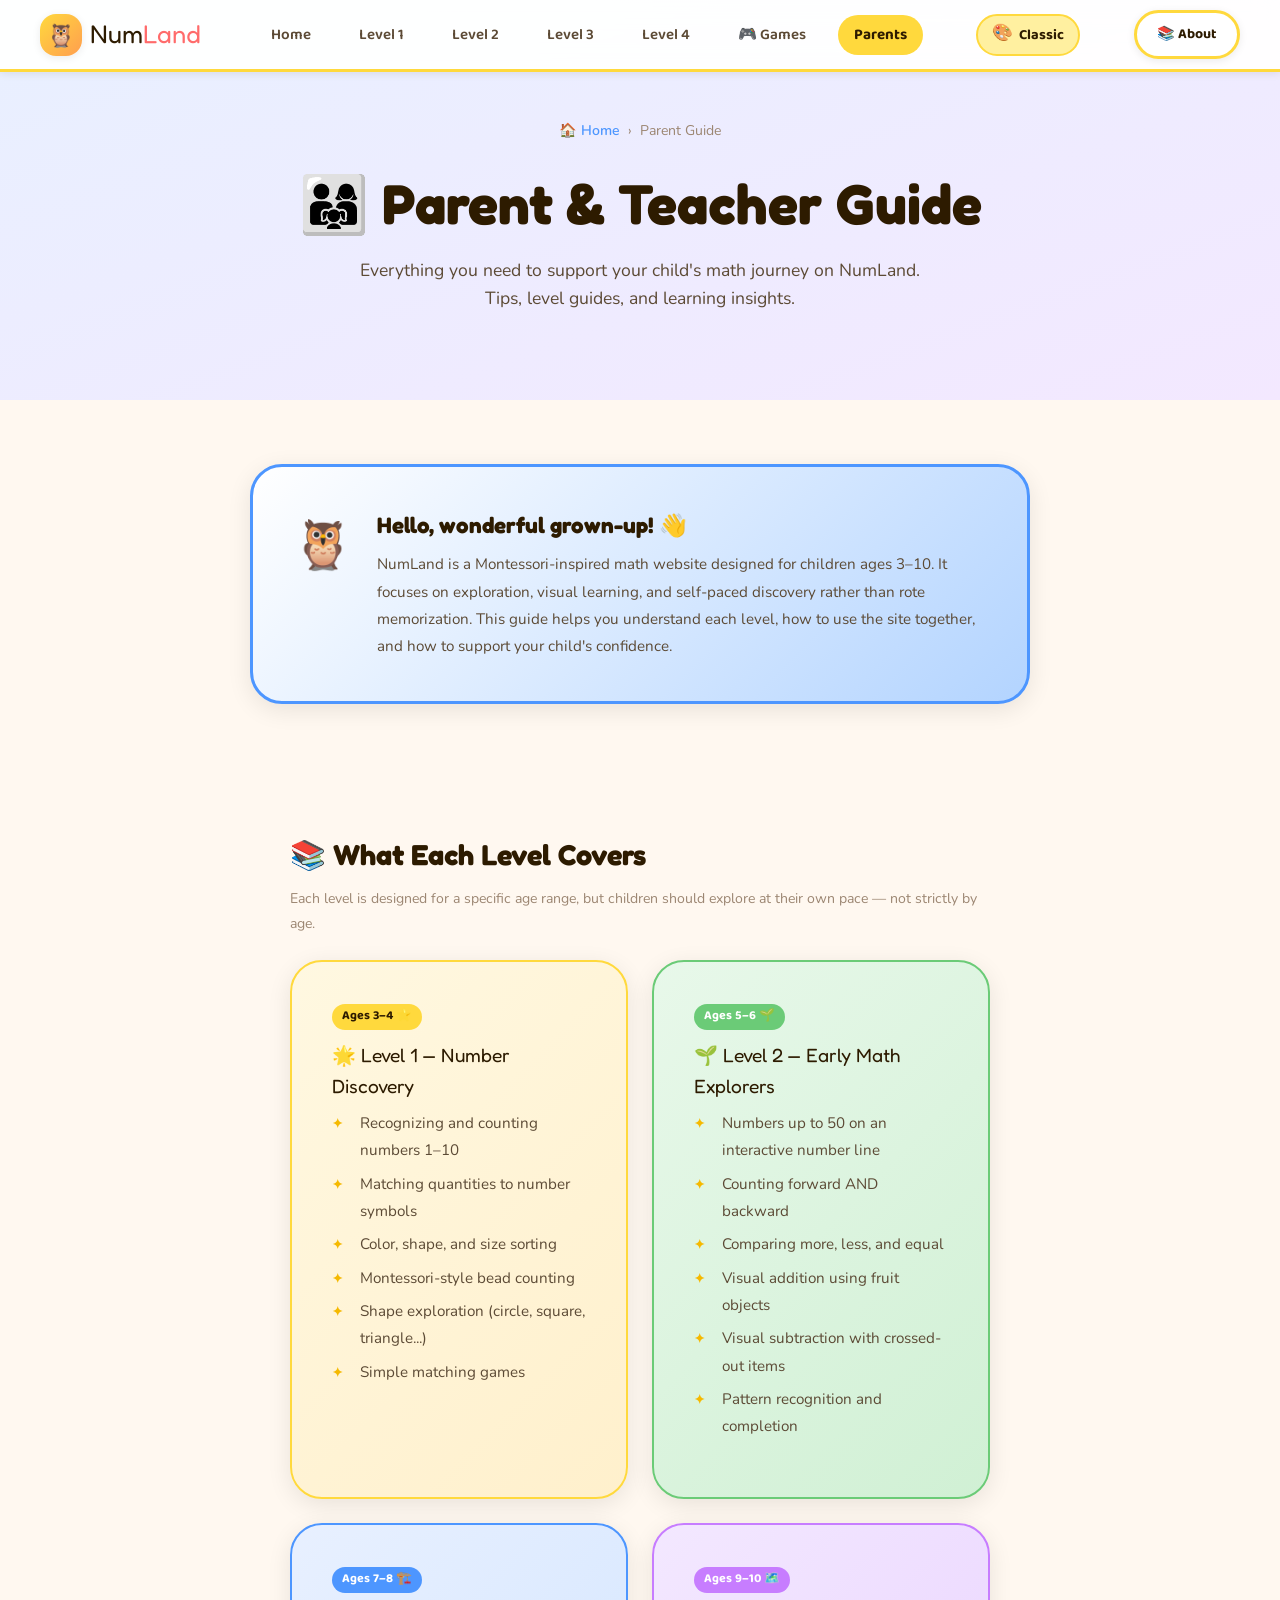
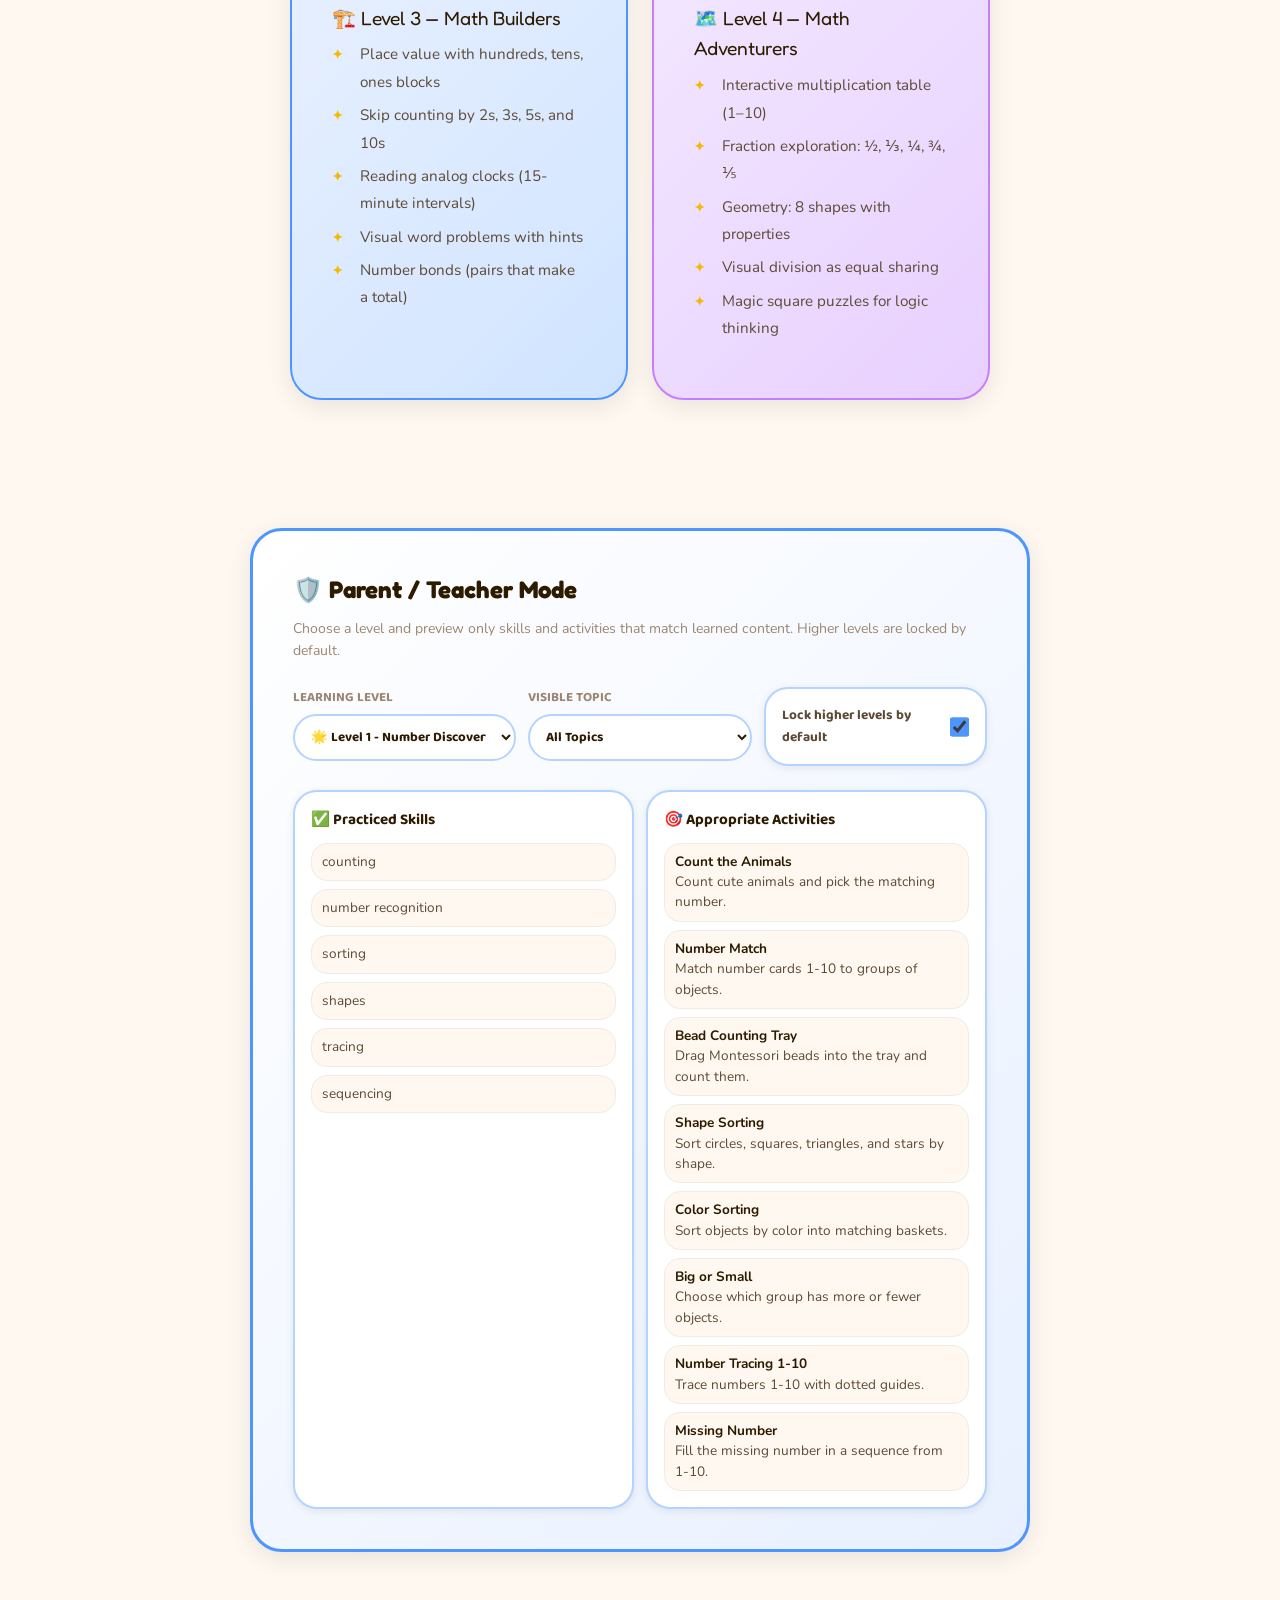
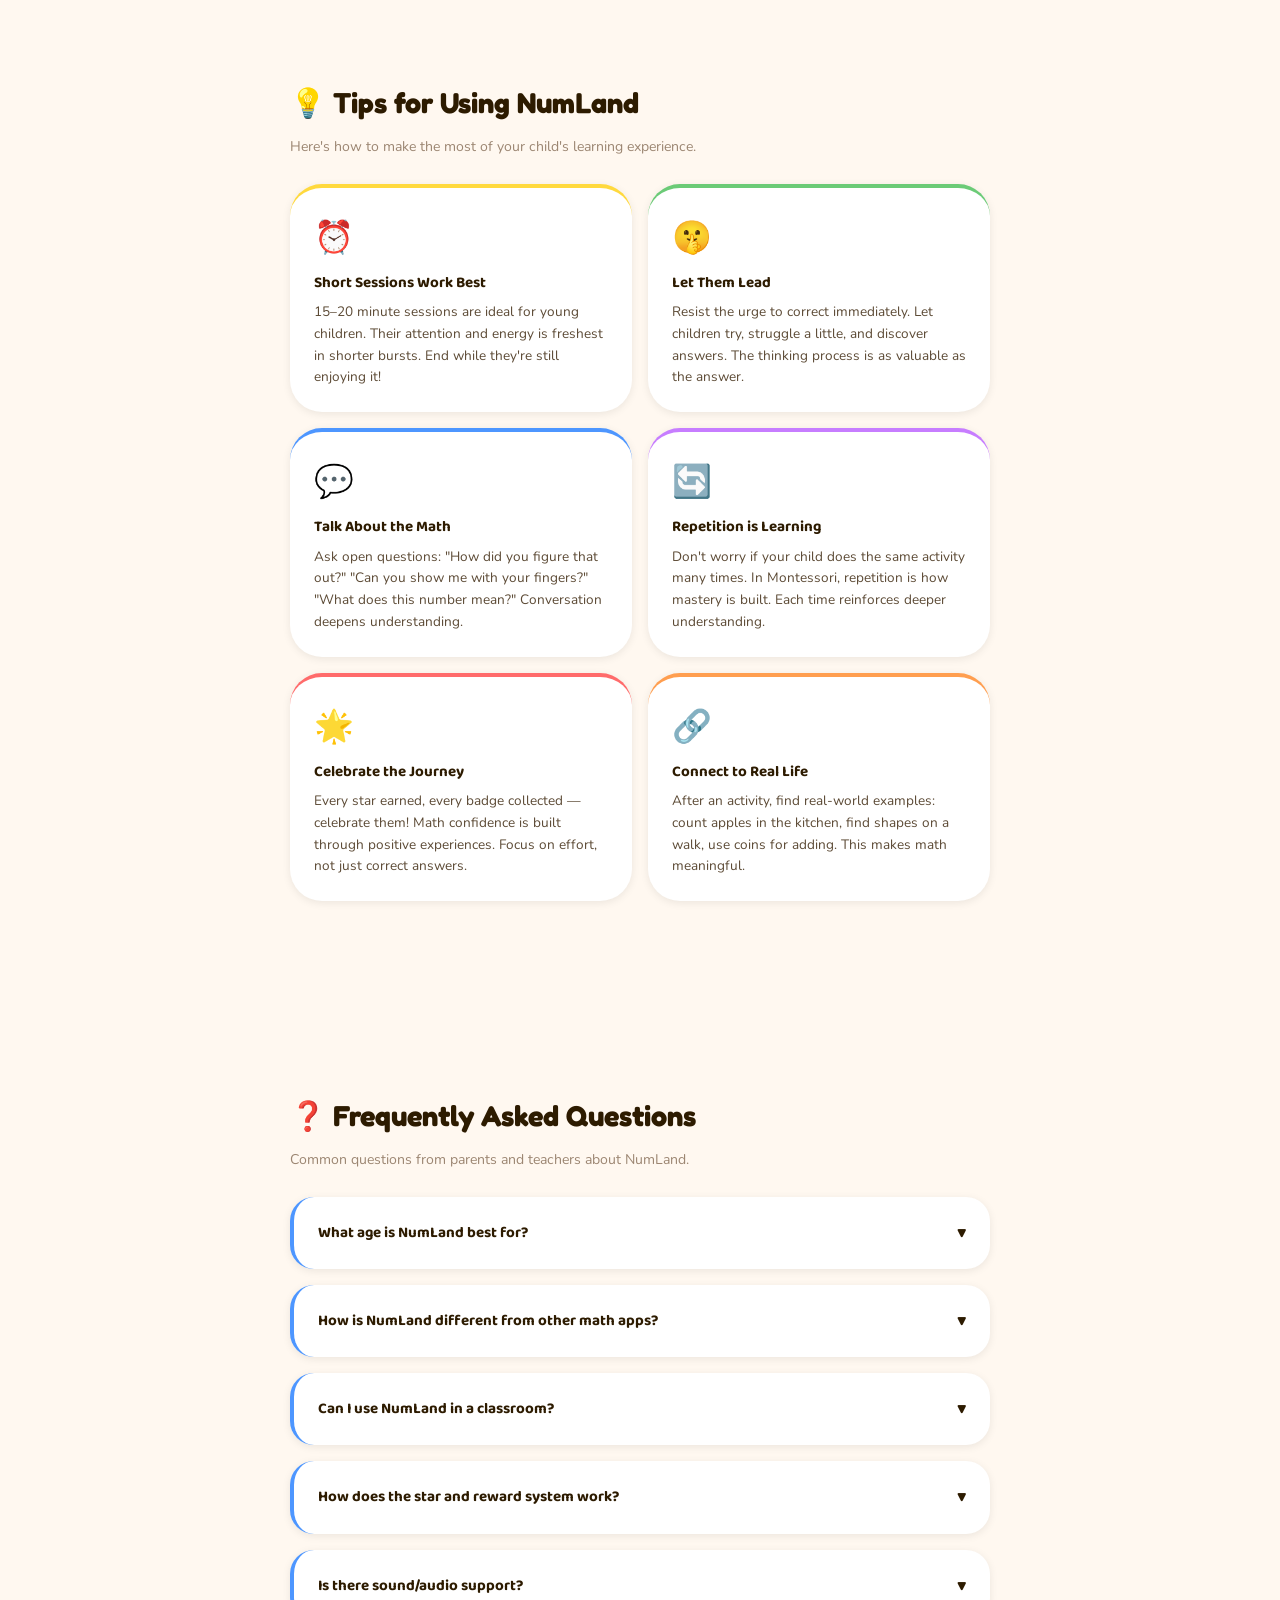
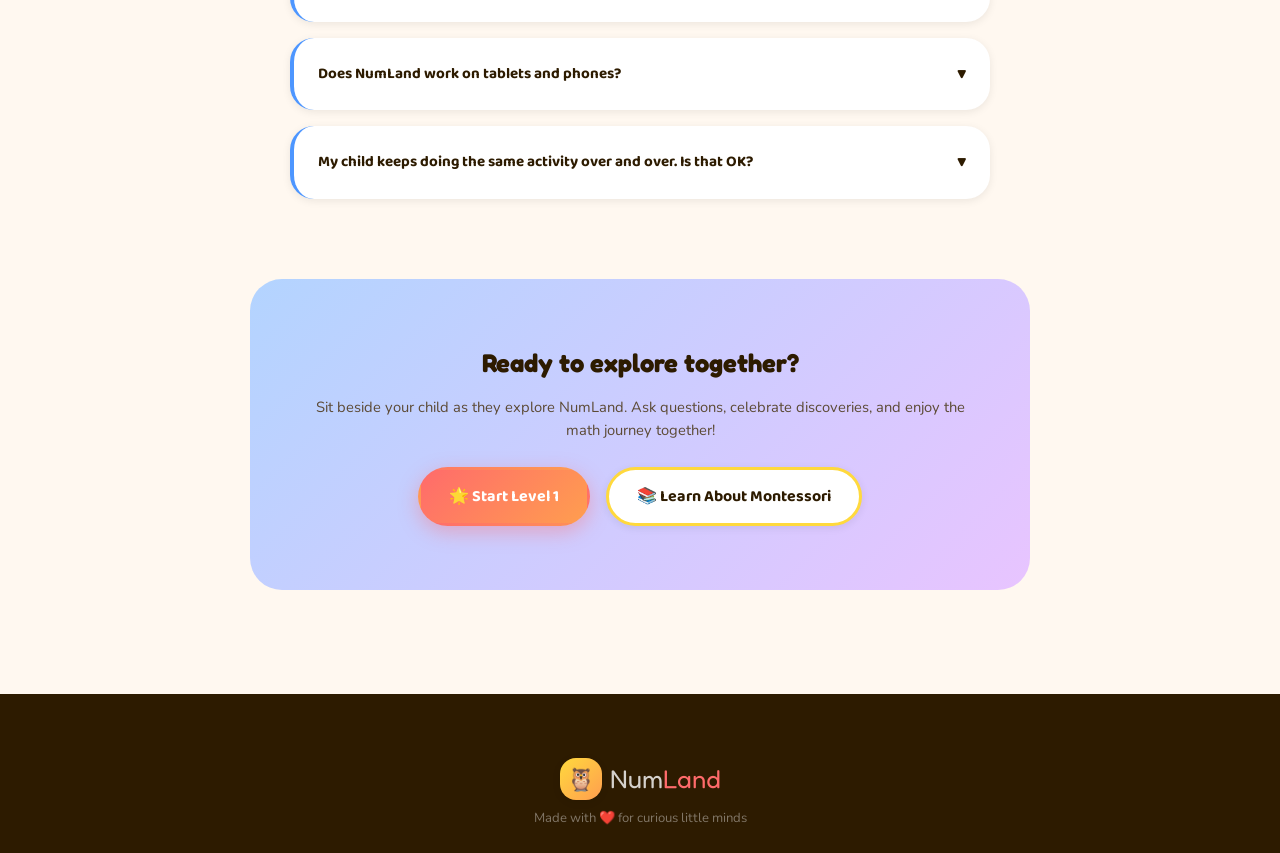
<file: parents.html>
<!DOCTYPE html>
<html lang="en">
<head>
  <meta charset="UTF-8" />
  <meta name="viewport" content="width=device-width, initial-scale=1.0" />
  <title>Parent & Teacher Guide | NumLand 👨‍👩‍👧</title>
  <link rel="preconnect" href="https://fonts.googleapis.com" />
  <link rel="preconnect" href="https://fonts.gstatic.com" crossorigin />
  <link href="https://fonts.googleapis.com/css2?family=Fredoka+One&family=Nunito:wght@400;600;700;800;900&family=Baloo+2:wght@400;600;700;800&display=swap" rel="stylesheet" />
  <link rel="stylesheet" href="css/styles.css?v=2" />
  <script>(function(){try{if(localStorage.getItem('numland-theme')==='pokemon'){document.documentElement.setAttribute('data-theme','pokemon');}}catch(e){}})();</script>
  <style>
    .guide-hero {
      background: linear-gradient(135deg, #E8F0FF, #F3E8FF);
      padding: var(--space-2xl) var(--space-xl);
      text-align: center;
      border-bottom: 3px solid var(--blue-light);
    }
    .guide-main {
      max-width: 860px;
      margin: 0 auto;
      padding: var(--space-2xl) var(--space-xl);
    }
    .guide-intro-card {
      background: linear-gradient(135deg, white, var(--blue-light));
      border-radius: var(--radius-xl);
      padding: var(--space-xl);
      border: 3px solid var(--blue);
      box-shadow: var(--shadow-card);
      margin-bottom: var(--space-2xl);
      display: flex;
      gap: var(--space-lg);
      align-items: flex-start;
    }
    .guide-intro-icon { font-size: 3rem; flex-shrink: 0; }
    .level-overview-grid {
      display: grid;
      grid-template-columns: repeat(2, 1fr);
      gap: var(--space-lg);
      margin-bottom: var(--space-2xl);
    }
    @media (max-width: 600px) { .level-overview-grid { grid-template-columns: 1fr; } }
    .level-overview-card {
      border-radius: var(--radius-xl);
      padding: var(--space-xl);
      box-shadow: var(--shadow-card);
    }
    .lo-1 { background: linear-gradient(135deg, #FFF8E1, #FFF0CC); border: 2px solid var(--yellow); }
    .lo-2 { background: linear-gradient(135deg, #E8F8EA, #D0F0D4); border: 2px solid var(--green); }
    .lo-3 { background: linear-gradient(135deg, #E8F0FF, #D0E4FF); border: 2px solid var(--blue); }
    .lo-4 { background: linear-gradient(135deg, #F3E8FF, #E8D0FF); border: 2px solid var(--purple); }
    .lo-title { font-family: var(--font-display); font-size: 1.2rem; color: var(--text-dark); margin-bottom: 8px; }
    .lo-age { font-family: var(--font-fun); font-weight: 700; font-size: 0.78rem; padding: 3px 10px; border-radius: 50px; display: inline-block; margin-bottom: 10px; }
    .lo-1 .lo-age { background: var(--yellow); color: var(--text-dark); }
    .lo-2 .lo-age { background: var(--green); color: white; }
    .lo-3 .lo-age { background: var(--blue); color: white; }
    .lo-4 .lo-age { background: var(--purple); color: white; }
    .lo-list { list-style: none; }
    .lo-list li { font-size: 0.85rem; color: var(--text-body); line-height: 1.8; padding-left: 20px; position: relative; }
    .lo-list li::before { content: '✓'; position: absolute; left: 0; color: var(--green-dark); font-weight: 700; }
    .tip-grid {
      display: grid;
      grid-template-columns: repeat(2, 1fr);
      gap: var(--space-md);
      margin-bottom: var(--space-2xl);
    }
    @media (max-width: 600px) { .tip-grid { grid-template-columns: 1fr; } }
    .tip-card {
      background: white;
      border-radius: var(--radius-xl);
      padding: var(--space-lg);
      box-shadow: var(--shadow-sm);
      border-top: 4px solid var(--yellow);
      transition: transform var(--transition-normal);
    }
    .tip-card:hover { transform: translateY(-4px); }
    .tip-card:nth-child(2) { border-top-color: var(--green); }
    .tip-card:nth-child(3) { border-top-color: var(--blue); }
    .tip-card:nth-child(4) { border-top-color: var(--purple); }
    .tip-card:nth-child(5) { border-top-color: var(--coral); }
    .tip-card:nth-child(6) { border-top-color: var(--orange); }
    .tip-icon { font-size: 2rem; margin-bottom: 8px; }
    .tip-title { font-family: var(--font-fun); font-weight: 700; font-size: 0.95rem; color: var(--text-dark); margin-bottom: 6px; }
    .tip-text { font-size: 0.85rem; color: var(--text-body); line-height: 1.6; }
    .faq-item {
      background: white;
      border-radius: var(--radius-lg);
      padding: var(--space-lg);
      margin-bottom: var(--space-md);
      box-shadow: var(--shadow-sm);
      border-left: 4px solid var(--blue);
      cursor: pointer;
    }
    .faq-question {
      font-family: var(--font-fun);
      font-weight: 700;
      font-size: 0.95rem;
      color: var(--text-dark);
      display: flex;
      justify-content: space-between;
      align-items: center;
      gap: 12px;
    }
    .faq-answer {
      font-size: 0.88rem;
      color: var(--text-body);
      line-height: 1.7;
      padding-top: 10px;
      display: none;
    }
    .faq-item.open .faq-answer { display: block; }
    .faq-item.open .faq-toggle { transform: rotate(180deg); }
    .faq-toggle { transition: transform 0.3s ease; flex-shrink: 0; }

    .parent-mode-card {
      background: linear-gradient(135deg, #fff, #E8F0FF);
      border-radius: var(--radius-xl);
      padding: var(--space-xl);
      border: 3px solid var(--blue);
      box-shadow: var(--shadow-card);
      margin-bottom: var(--space-2xl);
    }
    .pm-controls {
      display: grid;
      grid-template-columns: repeat(auto-fit, minmax(220px, 1fr));
      gap: 12px;
      margin-bottom: var(--space-lg);
    }
    .pm-label {
      display: block;
      font-family: var(--font-fun);
      font-weight: 700;
      font-size: 0.82rem;
      color: var(--text-light);
      margin-bottom: 6px;
      text-transform: uppercase;
    }
    .pm-select {
      width: 100%;
      padding: 10px 12px;
      border-radius: var(--radius-full);
      border: 2px solid var(--blue-light);
      font-family: var(--font-fun);
      font-weight: 700;
      color: var(--text-dark);
      background: white;
    }
    .pm-box {
      background: white;
      border-radius: var(--radius-lg);
      padding: var(--space-md);
      border: 2px solid var(--blue-light);
      box-shadow: var(--shadow-sm);
    }
    .pm-list {
      list-style: none;
      display: grid;
      gap: 8px;
    }
    .pm-list li {
      font-size: 0.85rem;
      color: var(--text-body);
      line-height: 1.5;
      padding: 8px 10px;
      border-radius: var(--radius-md);
      background: var(--bg-cream);
      border: 1px solid #f0ece3;
    }
  </style>
</head>
<body>

<nav class="nav">
  <a href="index.html" class="nav-logo"><div class="nav-logo-icon">🦉</div><span class="nav-logo-text">Num<span>Land</span></span></a>
  <ul class="nav-links">
    <li><a href="index.html" class="nav-link">Home</a></li>
    <li><a href="level1.html" class="nav-link">Level 1</a></li>
    <li><a href="level2.html" class="nav-link">Level 2</a></li>
    <li><a href="level3.html" class="nav-link">Level 3</a></li>
    <li><a href="level4.html" class="nav-link">Level 4</a></li>
    <li><a href="games.html" class="nav-link">🎮 Games</a></li>
    <li><a href="parents.html" class="nav-link active">Parents</a></li>
  </ul>
  <a href="about.html" class="btn btn-secondary btn-sm nav-btn">📚 About</a>
  <button class="nav-hamburger" aria-label="Toggle menu"><span></span><span></span><span></span></button>
</nav>
<nav class="nav-mobile">
  <a href="index.html" class="nav-link">🏠 Home</a>
  <a href="parents.html" class="nav-link active">👨‍👩‍👧 Parent Guide</a>
  <a href="about.html" class="nav-link">📚 About Montessori</a>
</nav>

<header class="page-header" style="background:linear-gradient(160deg,#E8F0FF,#F3E8FF);">
  <div class="breadcrumb"><a href="index.html">🏠 Home</a> <span>›</span> Parent Guide</div>
  <h1 class="page-header-title">👨‍👩‍👧 Parent & Teacher Guide</h1>
  <p class="page-header-sub">Everything you need to support your child's math journey on NumLand. Tips, level guides, and learning insights.</p>
</header>

<main class="guide-main">

  <!-- Intro -->
  <div class="guide-intro-card reveal">
    <div class="guide-intro-icon">🦉</div>
    <div>
      <h2 style="font-family:var(--font-display);font-size:1.4rem;color:var(--text-dark);margin-bottom:8px;">Hello, wonderful grown-up! 👋</h2>
      <p style="font-size:0.95rem;color:var(--text-body);line-height:1.8;">NumLand is a Montessori-inspired math website designed for children ages 3–10. It focuses on exploration, visual learning, and self-paced discovery rather than rote memorization. This guide helps you understand each level, how to use the site together, and how to support your child's confidence.</p>
    </div>
  </div>

  <!-- Level overviews -->
  <div class="guide-section">
    <h2 style="font-family:var(--font-display);font-size:1.8rem;color:var(--text-dark);margin-bottom:var(--space-sm);">📚 What Each Level Covers</h2>
    <p style="font-size:0.88rem;color:var(--text-light);margin-bottom:var(--space-lg);">Each level is designed for a specific age range, but children should explore at their own pace — not strictly by age.</p>

    <div class="level-overview-grid">
      <div class="level-overview-card lo-1 reveal">
        <span class="lo-age">Ages 3–4 ⭐</span>
        <div class="lo-title">🌟 Level 1 — Number Discovery</div>
        <ul class="lo-list">
          <li>Recognizing and counting numbers 1–10</li>
          <li>Matching quantities to number symbols</li>
          <li>Color, shape, and size sorting</li>
          <li>Montessori-style bead counting</li>
          <li>Shape exploration (circle, square, triangle...)</li>
          <li>Simple matching games</li>
        </ul>
      </div>
      <div class="level-overview-card lo-2 reveal">
        <span class="lo-age">Ages 5–6 🌱</span>
        <div class="lo-title">🌱 Level 2 — Early Math Explorers</div>
        <ul class="lo-list">
          <li>Numbers up to 50 on an interactive number line</li>
          <li>Counting forward AND backward</li>
          <li>Comparing more, less, and equal</li>
          <li>Visual addition using fruit objects</li>
          <li>Visual subtraction with crossed-out items</li>
          <li>Pattern recognition and completion</li>
        </ul>
      </div>
      <div class="level-overview-card lo-3 reveal">
        <span class="lo-age">Ages 7–8 🏗️</span>
        <div class="lo-title">🏗️ Level 3 — Math Builders</div>
        <ul class="lo-list">
          <li>Place value with hundreds, tens, ones blocks</li>
          <li>Skip counting by 2s, 3s, 5s, and 10s</li>
          <li>Reading analog clocks (15-minute intervals)</li>
          <li>Visual word problems with hints</li>
          <li>Number bonds (pairs that make a total)</li>
        </ul>
      </div>
      <div class="level-overview-card lo-4 reveal">
        <span class="lo-age">Ages 9–10 🗺️</span>
        <div class="lo-title">🗺️ Level 4 — Math Adventurers</div>
        <ul class="lo-list">
          <li>Interactive multiplication table (1–10)</li>
          <li>Fraction exploration: ½, ⅓, ¼, ¾, ⅕</li>
          <li>Geometry: 8 shapes with properties</li>
          <li>Visual division as equal sharing</li>
          <li>Magic square puzzles for logic thinking</li>
        </ul>
      </div>
    </div>
  </div>

  <div class="parent-mode-card reveal">
    <h2 style="font-family:var(--font-display);font-size:1.5rem;color:var(--text-dark);margin-bottom:8px;">🛡️ Parent / Teacher Mode</h2>
    <p style="font-size:0.88rem;color:var(--text-light);margin-bottom:var(--space-lg);">Choose a level and preview only skills and activities that match learned content. Higher levels are locked by default.</p>

    <div class="pm-controls">
      <div>
        <label class="pm-label" for="pm-level-select">Learning Level</label>
        <select id="pm-level-select" class="pm-select"></select>
      </div>
      <div>
        <label class="pm-label" for="pm-topic-select">Visible Topic</label>
        <select id="pm-topic-select" class="pm-select"></select>
      </div>
      <div class="pm-box" style="display:flex;align-items:center;justify-content:space-between;gap:12px;">
        <span style="font-family:var(--font-fun);font-weight:700;font-size:0.85rem;color:var(--text-body);">Lock higher levels by default</span>
        <input id="pm-lock-toggle" type="checkbox" checked style="width:22px;height:22px;accent-color:#4D96FF;" />
      </div>
    </div>

    <div class="pm-controls" style="margin-bottom:0;">
      <div class="pm-box">
        <h3 style="font-family:var(--font-fun);font-size:0.95rem;color:var(--text-dark);margin-bottom:10px;">✅ Practiced Skills</h3>
        <ul id="pm-skills" class="pm-list"></ul>
      </div>
      <div class="pm-box">
        <h3 style="font-family:var(--font-fun);font-size:0.95rem;color:var(--text-dark);margin-bottom:10px;">🎯 Appropriate Activities</h3>
        <ul id="pm-activities" class="pm-list"></ul>
      </div>
    </div>
  </div>

  <!-- Tips for Parents -->
  <div class="guide-section">
    <h2 style="font-family:var(--font-display);font-size:1.8rem;color:var(--text-dark);margin-bottom:var(--space-sm);">💡 Tips for Using NumLand</h2>
    <p style="font-size:0.88rem;color:var(--text-light);margin-bottom:var(--space-lg);">Here's how to make the most of your child's learning experience.</p>

    <div class="tip-grid">
      <div class="tip-card reveal">
        <div class="tip-icon">⏰</div>
        <div class="tip-title">Short Sessions Work Best</div>
        <div class="tip-text">15–20 minute sessions are ideal for young children. Their attention and energy is freshest in shorter bursts. End while they're still enjoying it!</div>
      </div>
      <div class="tip-card reveal">
        <div class="tip-icon">🤫</div>
        <div class="tip-title">Let Them Lead</div>
        <div class="tip-text">Resist the urge to correct immediately. Let children try, struggle a little, and discover answers. The thinking process is as valuable as the answer.</div>
      </div>
      <div class="tip-card reveal">
        <div class="tip-icon">💬</div>
        <div class="tip-title">Talk About the Math</div>
        <div class="tip-text">Ask open questions: "How did you figure that out?" "Can you show me with your fingers?" "What does this number mean?" Conversation deepens understanding.</div>
      </div>
      <div class="tip-card reveal">
        <div class="tip-icon">🔄</div>
        <div class="tip-title">Repetition is Learning</div>
        <div class="tip-text">Don't worry if your child does the same activity many times. In Montessori, repetition is how mastery is built. Each time reinforces deeper understanding.</div>
      </div>
      <div class="tip-card reveal">
        <div class="tip-icon">🌟</div>
        <div class="tip-title">Celebrate the Journey</div>
        <div class="tip-text">Every star earned, every badge collected — celebrate them! Math confidence is built through positive experiences. Focus on effort, not just correct answers.</div>
      </div>
      <div class="tip-card reveal">
        <div class="tip-icon">🔗</div>
        <div class="tip-title">Connect to Real Life</div>
        <div class="tip-text">After an activity, find real-world examples: count apples in the kitchen, find shapes on a walk, use coins for adding. This makes math meaningful.</div>
      </div>
    </div>
  </div>

  <!-- FAQ -->
  <div class="guide-section">
    <h2 style="font-family:var(--font-display);font-size:1.8rem;color:var(--text-dark);margin-bottom:var(--space-sm);">❓ Frequently Asked Questions</h2>
    <p style="font-size:0.88rem;color:var(--text-light);margin-bottom:var(--space-lg);">Common questions from parents and teachers about NumLand.</p>

    <div class="faq-item reveal" onclick="toggleFaq(this)">
      <div class="faq-question">What age is NumLand best for? <span class="faq-toggle">▼</span></div>
      <div class="faq-answer">NumLand is designed for children ages 3–10, split across four levels. However, every child is different — a 6-year-old might love Level 1, or a mature 5-year-old might be ready for Level 2. Always follow your child's interest and comfort level rather than strictly adhering to the age guide.</div>
    </div>

    <div class="faq-item reveal" onclick="toggleFaq(this)">
      <div class="faq-question">How is NumLand different from other math apps? <span class="faq-toggle">▼</span></div>
      <div class="faq-answer">NumLand is inspired by Montessori principles rather than drilling and memorization. Children explore math concepts through visual manipulatives (beads, blocks, tiles), drag-and-drop activities, and discovery-based games. The tone is calm and encouraging, not competitive or timed. Mistakes are treated as learning opportunities with gentle guidance.</div>
    </div>

    <div class="faq-item reveal" onclick="toggleFaq(this)">
      <div class="faq-question">Can I use NumLand in a classroom? <span class="faq-toggle">▼</span></div>
      <div class="faq-answer">Absolutely! NumLand works well as a supplementary classroom tool. Teachers can use it for individual practice time, math centers, or to introduce new concepts visually. The level structure makes it easy to assign age-appropriate activities. The parent/teacher guide section provides context for each concept covered.</div>
    </div>

    <div class="faq-item reveal" onclick="toggleFaq(this)">
      <div class="faq-question">How does the star and reward system work? <span class="faq-toggle">▼</span></div>
      <div class="faq-answer">Children earn stars by completing activities correctly. Stars are saved locally in the browser (no account needed). Stars unlock badges and grow the garden reward. The rewards are designed to motivate without creating anxiety — there are no penalties for wrong answers, only gentle encouragement to try again.</div>
    </div>

    <div class="faq-item reveal" onclick="toggleFaq(this)">
      <div class="faq-question">Is there sound/audio support? <span class="faq-toggle">▼</span></div>
      <div class="faq-answer">NumLand uses subtle sound effects powered by the Web Audio API — gentle tones for counting, success chimes for correct answers, and soft sounds for encouragement. These are activated on first click to respect browser autoplay policies. The sounds are simple and non-distracting, suitable for classroom environments.</div>
    </div>

    <div class="faq-item reveal" onclick="toggleFaq(this)">
      <div class="faq-question">Does NumLand work on tablets and phones? <span class="faq-toggle">▼</span></div>
      <div class="faq-answer">Yes! NumLand is fully responsive. The large buttons, readable fonts, and touch-friendly interactions are designed for fingers of all sizes. Drag-and-drop activities support both mouse and touch input. The layout adapts beautifully from large desktop screens to small phones.</div>
    </div>

    <div class="faq-item reveal" onclick="toggleFaq(this)">
      <div class="faq-question">My child keeps doing the same activity over and over. Is that OK? <span class="faq-toggle">▼</span></div>
      <div class="faq-answer">This is wonderful and perfectly aligned with Montessori principles! Repetition is a key learning mechanism for young children. When a child returns to an activity repeatedly, they're deepening their understanding and building mastery. Follow their lead and celebrate their focus and persistence!</div>
    </div>
  </div>

  <!-- CTA -->
  <div style="background:linear-gradient(135deg,var(--blue-light),var(--purple-light));border-radius:var(--radius-xl);padding:var(--space-2xl);text-align:center;margin-bottom:var(--space-xl);">
    <h2 style="font-family:var(--font-display);font-size:1.6rem;color:var(--text-dark);margin-bottom:12px;">Ready to explore together?</h2>
    <p style="font-size:0.92rem;color:var(--text-body);margin-bottom:var(--space-lg);">Sit beside your child as they explore NumLand. Ask questions, celebrate discoveries, and enjoy the math journey together!</p>
    <div style="display:flex;gap:var(--space-md);justify-content:center;flex-wrap:wrap;">
      <a href="level1.html" class="btn btn-primary">🌟 Start Level 1</a>
      <a href="about.html" class="btn btn-secondary">📚 Learn About Montessori</a>
    </div>
  </div>
</main>

<footer class="footer">
  <div class="footer-inner">
    <div class="footer-bottom" style="flex-direction:column;gap:8px;text-align:center;">
      <a href="index.html" class="nav-logo" style="justify-content:center;">
        <div class="nav-logo-icon">🦉</div>
        <span class="nav-logo-text" style="color:rgba(255,255,255,0.8);">Num<span>Land</span></span>
      </a>
      <span>Made with <span style="color:var(--coral);">❤️</span> for curious little minds</span>
    </div>
  </div>
</footer>

<script src="js/learning-data.js"></script>
<script src="js/app.js"></script>
<script>
function toggleFaq(item) {
  const isOpen = item.classList.contains('open');
  document.querySelectorAll('.faq-item').forEach(f => f.classList.remove('open'));
  if (!isOpen) item.classList.add('open');
  playSound('click');
}

document.addEventListener('DOMContentLoaded', () => {
  const levelSelect = document.getElementById('pm-level-select');
  const topicSelect = document.getElementById('pm-topic-select');
  const lockToggle = document.getElementById('pm-lock-toggle');
  const skillsEl = document.getElementById('pm-skills');
  const activitiesEl = document.getElementById('pm-activities');
  if (!levelSelect || !topicSelect || !skillsEl || !activitiesEl || !window.NUMLAND_LEVELS) return;

  const unlocked = window.getUnlockedLevel ? window.getUnlockedLevel() : 1;

  function renderLevels() {
    levelSelect.innerHTML = '';
    Object.values(window.NUMLAND_LEVELS).forEach(level => {
      const isLocked = lockToggle.checked && level.id > unlocked;
      const option = document.createElement('option');
      option.value = level.id;
      option.textContent = `${level.icon} ${level.label} - ${level.title}${isLocked ? ' (Locked)' : ''}`;
      option.disabled = isLocked;
      levelSelect.appendChild(option);
    });

    if (Number(levelSelect.value) > unlocked && lockToggle.checked) {
      levelSelect.value = String(unlocked);
    }
    if (!levelSelect.value) levelSelect.value = '1';
  }

  function renderTopicOptions(level) {
    const activities = window.getActivitiesForLevel ? window.getActivitiesForLevel(level) : [];
    const topics = Array.from(new Set(activities.map(a => a.mathConcept)));
    topicSelect.innerHTML = '<option value="all">All Topics</option>';
    topics.forEach(topic => {
      const option = document.createElement('option');
      option.value = topic;
      option.textContent = topic;
      topicSelect.appendChild(option);
    });
  }

  function renderMode() {
    const level = Number(levelSelect.value || 1);
    const selectedTopic = topicSelect.value || 'all';
    const levelMeta = window.NUMLAND_LEVELS[level];
    const activities = window.getActivitiesForLevel ? window.getActivitiesForLevel(level) : [];
    const filtered = selectedTopic === 'all' ? activities : activities.filter(a => a.mathConcept === selectedTopic);

    skillsEl.innerHTML = '';
    (levelMeta?.unlockedConcepts || []).forEach(skill => {
      const li = document.createElement('li');
      li.textContent = skill;
      skillsEl.appendChild(li);
    });

    activitiesEl.innerHTML = '';
    filtered.slice(0, 8).forEach(activity => {
      const li = document.createElement('li');
      li.innerHTML = `<strong style="color:var(--text-dark);">${activity.title}</strong><br>${activity.instructions}`;
      activitiesEl.appendChild(li);
    });

    if (!filtered.length) {
      const li = document.createElement('li');
      li.textContent = 'No activities for this topic at the selected level yet.';
      activitiesEl.appendChild(li);
    }
  }

  lockToggle.addEventListener('change', () => {
    renderLevels();
    renderTopicOptions(Number(levelSelect.value || 1));
    renderMode();
  });

  levelSelect.addEventListener('change', () => {
    renderTopicOptions(Number(levelSelect.value || 1));
    renderMode();
  });

  topicSelect.addEventListener('change', renderMode);

  renderLevels();
  levelSelect.value = String(Math.min(unlocked, window.getSelectedLevel ? window.getSelectedLevel() : 1));
  renderTopicOptions(Number(levelSelect.value));
  renderMode();
});
</script>
</body>
</html>
</file>
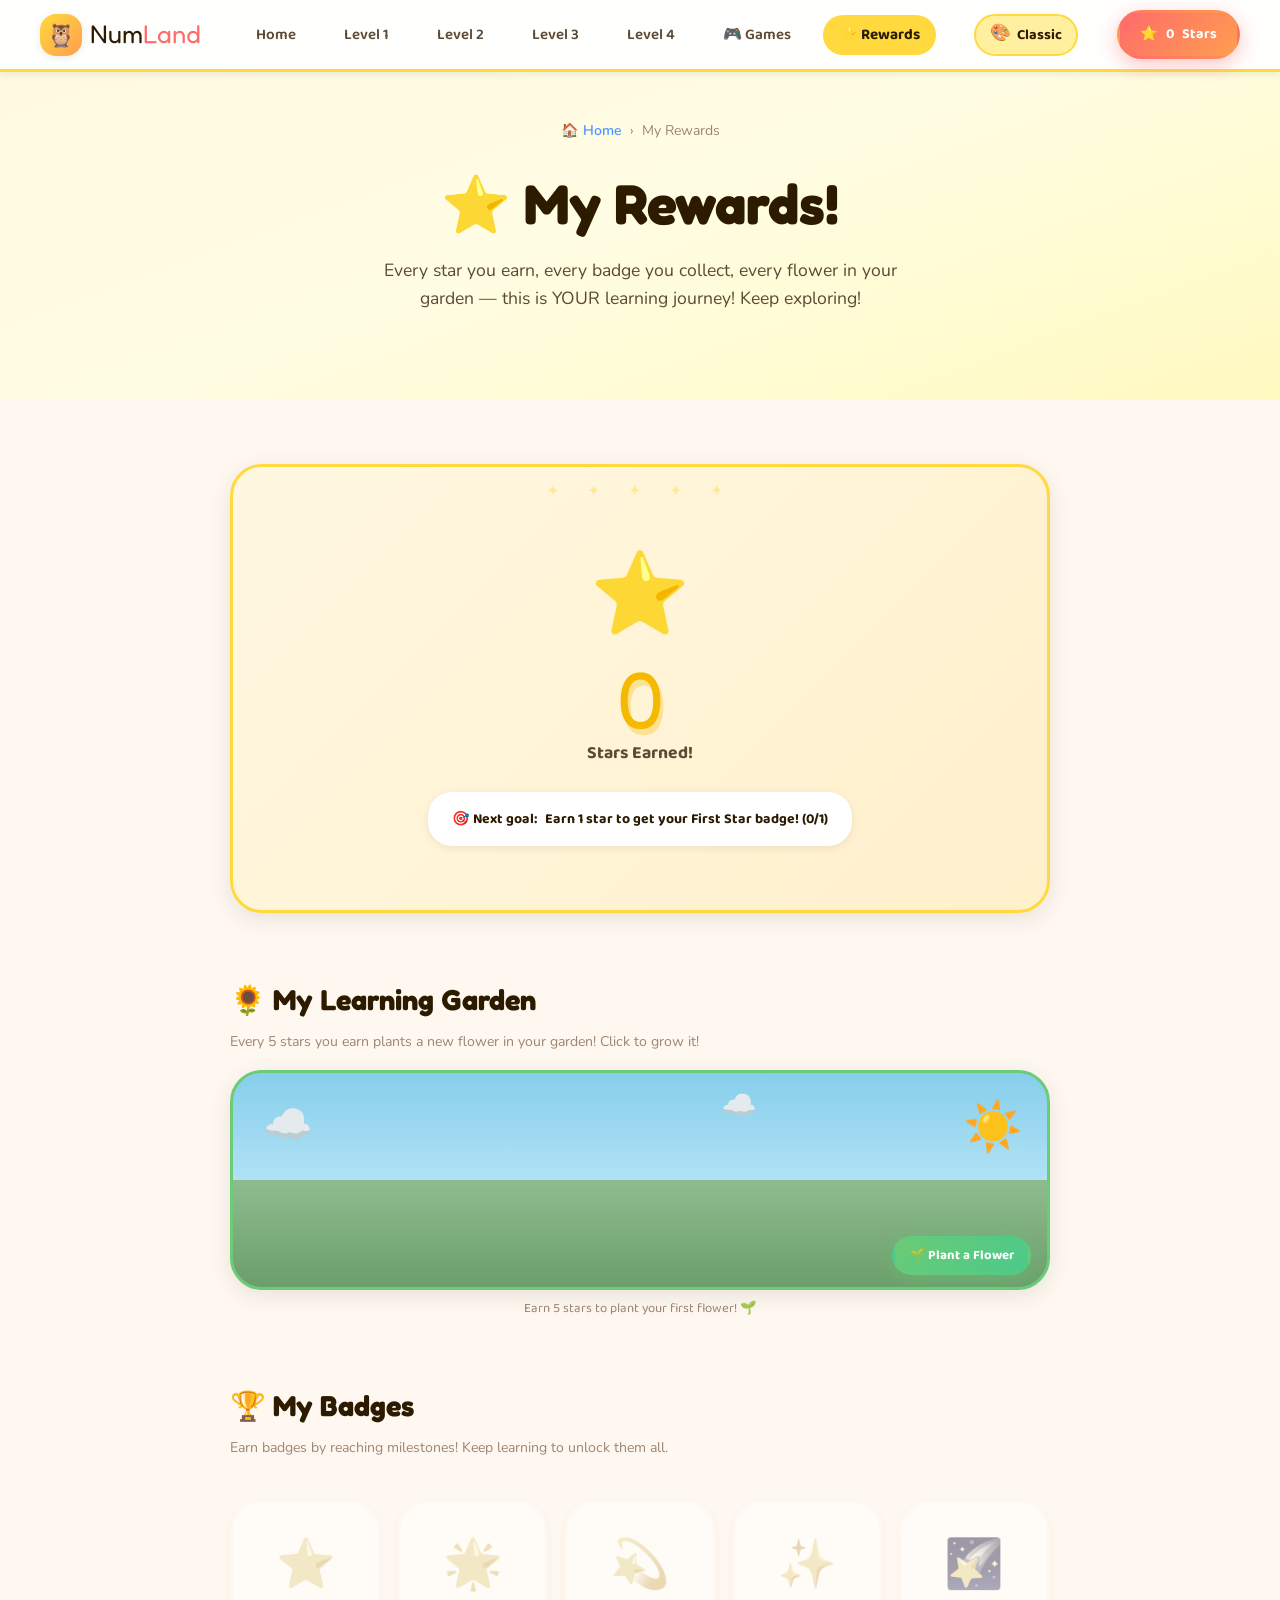
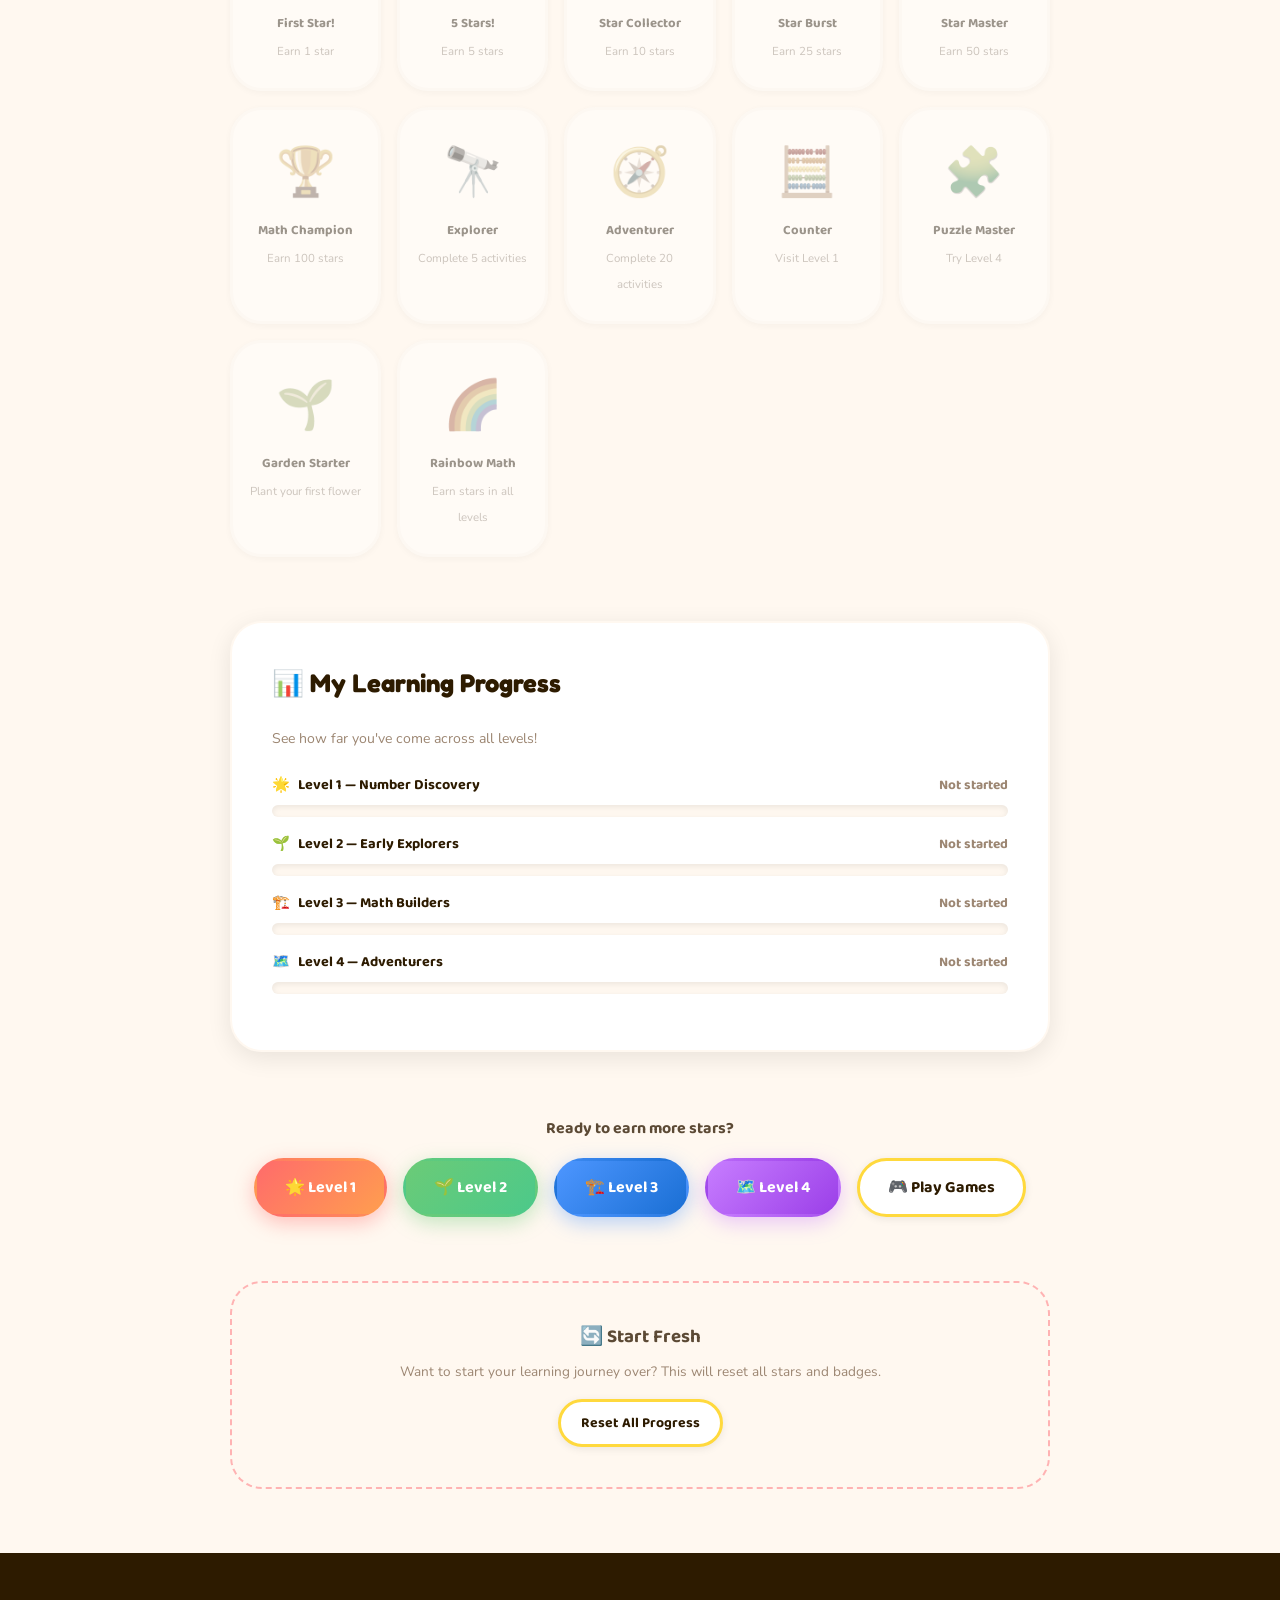
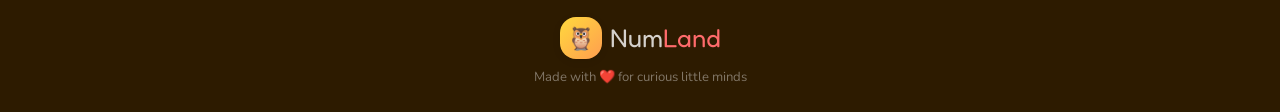
<file: rewards.html>
<!DOCTYPE html>
<html lang="en">
<head>
  <meta charset="UTF-8" />
  <meta name="viewport" content="width=device-width, initial-scale=1.0" />
  <title>My Rewards | NumLand ⭐</title>
  <link rel="preconnect" href="https://fonts.googleapis.com" />
  <link rel="preconnect" href="https://fonts.gstatic.com" crossorigin />
  <link href="https://fonts.googleapis.com/css2?family=Fredoka+One&family=Nunito:wght@400;600;700;800;900&family=Baloo+2:wght@400;600;700;800&display=swap" rel="stylesheet" />
  <link rel="stylesheet" href="css/styles.css?v=2" />
  <script>(function(){try{if(localStorage.getItem('numland-theme')==='pokemon'){document.documentElement.setAttribute('data-theme','pokemon');}}catch(e){}})();</script>
  <style>
    .rewards-page {
      max-width: 900px;
      margin: 0 auto;
      padding: var(--space-2xl) var(--space-xl);
    }

    .star-dashboard {
      background: linear-gradient(135deg, #FFF8E1, #FFF0CC);
      border-radius: var(--radius-xl);
      padding: var(--space-2xl);
      text-align: center;
      border: 3px solid var(--yellow);
      box-shadow: var(--shadow-card);
      margin-bottom: var(--space-2xl);
      position: relative;
      overflow: hidden;
    }

    .star-dashboard::before {
      content: '✦ ✦ ✦ ✦ ✦';
      position: absolute;
      top: 12px; left: 0; right: 0;
      text-align: center;
      font-size: 1rem;
      color: var(--yellow);
      opacity: 0.4;
      letter-spacing: 12px;
    }

    .star-big {
      font-size: 5rem;
      display: block;
      animation: wiggle 4s ease-in-out infinite;
    }

    .star-count-display {
      font-family: var(--font-display);
      font-size: 5rem;
      color: var(--yellow-dark);
      line-height: 1;
      display: block;
      text-shadow: 3px 6px 0 rgba(245,185,0,0.3);
    }

    .star-label {
      font-family: var(--font-fun);
      font-weight: 700;
      font-size: 1.1rem;
      color: var(--text-body);
      margin-bottom: var(--space-lg);
    }

    .star-next-goal {
      background: white;
      border-radius: var(--radius-lg);
      padding: var(--space-md) var(--space-lg);
      display: inline-flex;
      align-items: center;
      gap: var(--space-sm);
      font-family: var(--font-fun);
      font-weight: 700;
      font-size: 0.88rem;
      color: var(--text-dark);
      box-shadow: var(--shadow-sm);
    }

    .badges-section h2 {
      font-family: var(--font-display);
      font-size: 1.8rem;
      color: var(--text-dark);
      margin-bottom: var(--space-sm);
      display: flex;
      align-items: center;
      gap: 12px;
    }

    .badges-section > p {
      font-size: 0.88rem;
      color: var(--text-light);
      margin-bottom: var(--space-xl);
    }

    .badges-grid {
      display: grid;
      grid-template-columns: repeat(auto-fill, minmax(140px, 1fr));
      gap: var(--space-md);
      margin-bottom: var(--space-2xl);
    }

    .badge-item {
      background: white;
      border-radius: var(--radius-xl);
      padding: var(--space-lg) var(--space-md);
      text-align: center;
      border: 3px solid var(--bg-cream);
      box-shadow: var(--shadow-sm);
      transition: all var(--transition-bounce);
      position: relative;
      overflow: hidden;
    }

    .badge-item:hover { transform: translateY(-6px) scale(1.03); box-shadow: var(--shadow-float); }

    .badge-item.earned {
      border-color: var(--yellow);
      box-shadow: 0 0 0 2px var(--yellow-light), var(--shadow-card);
      background: linear-gradient(160deg, white, var(--yellow-light));
    }

    .badge-item.locked { opacity: 0.45; filter: grayscale(0.6); }

    .badge-emoji {
      font-size: 3rem;
      display: block;
      margin-bottom: 10px;
    }

    .badge-item.earned .badge-emoji { animation: wiggle 4s ease-in-out infinite; }

    .badge-item-name {
      font-family: var(--font-fun);
      font-weight: 700;
      font-size: 0.82rem;
      color: var(--text-dark);
      display: block;
      margin-bottom: 4px;
    }

    .badge-item-req {
      font-size: 0.72rem;
      color: var(--text-light);
    }

    .badge-item.earned .badge-item-req {
      color: var(--green-dark);
      font-weight: 700;
    }

    .earned-ribbon {
      position: absolute;
      top: 8px; right: 8px;
      font-size: 0.6rem;
      font-weight: 700;
      padding: 2px 6px;
      background: var(--yellow-dark);
      color: white;
      border-radius: 50px;
      font-family: var(--font-fun);
    }

    /* Garden */
    .garden-section {
      margin-bottom: var(--space-2xl);
    }

    .garden-section h2 {
      font-family: var(--font-display);
      font-size: 1.8rem;
      color: var(--text-dark);
      margin-bottom: var(--space-sm);
      display: flex;
      align-items: center;
      gap: 12px;
    }

    .garden-scene {
      background: linear-gradient(180deg, #87CEEB 0%, #B0E2F5 50%, #8FBC8F 50%, #6B9E6B 100%);
      border-radius: var(--radius-xl);
      height: 220px;
      position: relative;
      overflow: hidden;
      box-shadow: var(--shadow-card);
      border: 3px solid var(--green);
      cursor: pointer;
    }

    .garden-sun-el {
      position: absolute;
      top: 16px; right: 24px;
      font-size: 3rem;
      animation: spin-slow 20s linear infinite;
    }

    .garden-cloud-el {
      position: absolute;
      font-size: 2.5rem;
      animation: float 10s ease-in-out infinite;
    }

    .garden-flower-el {
      position: absolute;
      bottom: 16px;
      font-size: 2.8rem;
      animation: float 3s ease-in-out infinite;
      cursor: pointer;
      transition: transform var(--transition-bounce);
      user-select: none;
    }

    .garden-flower-el:hover { transform: scale(1.4) rotate(-10deg); }

    .garden-add-btn {
      position: absolute;
      bottom: 12px;
      right: 16px;
      font-size: 0.82rem;
      padding: 6px 14px;
    }

    .garden-hint {
      text-align: center;
      font-family: var(--font-fun);
      font-size: 0.82rem;
      color: var(--text-light);
      margin-top: 8px;
    }

    /* Progress chart */
    .progress-section {
      background: white;
      border-radius: var(--radius-xl);
      padding: var(--space-xl);
      box-shadow: var(--shadow-card);
      border: 2px solid var(--bg-cream);
      margin-bottom: var(--space-2xl);
    }

    .progress-section h2 {
      font-family: var(--font-display);
      font-size: 1.6rem;
      color: var(--text-dark);
      margin-bottom: var(--space-lg);
      display: flex;
      align-items: center;
      gap: 12px;
    }

    .level-progress-item {
      margin-bottom: var(--space-md);
    }

    .level-progress-header {
      display: flex;
      justify-content: space-between;
      align-items: center;
      margin-bottom: 8px;
    }

    .level-progress-name {
      font-family: var(--font-fun);
      font-weight: 700;
      font-size: 0.9rem;
      color: var(--text-dark);
      display: flex;
      align-items: center;
      gap: 8px;
    }

    .level-progress-pct {
      font-family: var(--font-fun);
      font-weight: 700;
      font-size: 0.85rem;
      color: var(--text-light);
    }

    /* Reset button */
    .reset-section {
      background: var(--bg-cream);
      border-radius: var(--radius-xl);
      padding: var(--space-xl);
      text-align: center;
      border: 2px dashed var(--coral-light);
    }
  </style>
</head>
<body>

<nav class="nav">
  <a href="index.html" class="nav-logo"><div class="nav-logo-icon">🦉</div><span class="nav-logo-text">Num<span>Land</span></span></a>
  <ul class="nav-links">
    <li><a href="index.html" class="nav-link">Home</a></li>
    <li><a href="level1.html" class="nav-link">Level 1</a></li>
    <li><a href="level2.html" class="nav-link">Level 2</a></li>
    <li><a href="level3.html" class="nav-link">Level 3</a></li>
    <li><a href="level4.html" class="nav-link">Level 4</a></li>
    <li><a href="games.html" class="nav-link">🎮 Games</a></li>
    <li><a href="rewards.html" class="nav-link active">⭐ Rewards</a></li>
  </ul>
  <a href="rewards.html" class="btn btn-primary btn-sm nav-btn">⭐ <span data-star-count>0</span> Stars</a>
  <button class="nav-hamburger" aria-label="Toggle menu"><span></span><span></span><span></span></button>
</nav>
<nav class="nav-mobile">
  <a href="index.html" class="nav-link">🏠 Home</a>
  <a href="level1.html" class="nav-link">🌟 Level 1</a>
  <a href="level2.html" class="nav-link">🌱 Level 2</a>
  <a href="level3.html" class="nav-link">🏗️ Level 3</a>
  <a href="level4.html" class="nav-link">🗺️ Level 4</a>
  <a href="games.html" class="nav-link">🎮 Games</a>
  <a href="rewards.html" class="nav-link active">⭐ Rewards</a>
</nav>

<header class="page-header rewards-bg">
  <div class="breadcrumb">
    <a href="index.html">🏠 Home</a> <span>›</span> My Rewards
  </div>
  <h1 class="page-header-title">⭐ My Rewards!</h1>
  <p class="page-header-sub">Every star you earn, every badge you collect, every flower in your garden — this is YOUR learning journey! Keep exploring!</p>
</header>

<main class="rewards-page">

  <!-- Star Dashboard -->
  <div class="star-dashboard reveal">
    <span class="star-big">⭐</span>
    <span class="star-count-display" id="star-count-main" aria-label="Stars earned">0</span>
    <div class="star-label">Stars Earned!</div>
    <div class="star-next-goal" id="next-goal">
      <span>🎯 Next goal: </span>
      <span id="next-goal-text">Earn 1 star to get your first badge!</span>
    </div>
  </div>

  <!-- Garden -->
  <div class="garden-section reveal">
    <h2>🌻 My Learning Garden</h2>
    <p style="font-size:0.88rem;color:var(--text-light);margin-bottom:var(--space-md);">Every 5 stars you earn plants a new flower in your garden! Click to grow it!</p>
    <div class="garden-scene" id="garden-scene" onclick="growFlower()">
      <span class="garden-sun-el">☀️</span>
      <span class="garden-cloud-el" style="top:20px;left:30px;">☁️</span>
      <span class="garden-cloud-el" style="top:10px;left:60%;animation-delay:2s;font-size:1.8rem;">☁️</span>
      <div id="garden-flowers"></div>
      <button class="btn btn-green btn-sm garden-add-btn" onclick="event.stopPropagation();plantFlower()">🌱 Plant a Flower</button>
    </div>
    <div class="garden-hint" id="garden-hint">Keep earning stars to fill your garden with flowers! 🌺</div>
  </div>

  <!-- Badges -->
  <div class="badges-section reveal">
    <h2>🏆 My Badges</h2>
    <p>Earn badges by reaching milestones! Keep learning to unlock them all.</p>

    <div class="badges-grid" id="badges-grid">
      <!-- Populated by JS -->
    </div>
  </div>

  <!-- Progress -->
  <div class="progress-section reveal">
    <h2>📊 My Learning Progress</h2>
    <p style="font-size:0.88rem;color:var(--text-light);margin-bottom:var(--space-lg);">See how far you've come across all levels!</p>

    <div class="level-progress-item">
      <div class="level-progress-header">
        <div class="level-progress-name"><span>🌟</span> Level 1 — Number Discovery</div>
        <div class="level-progress-pct" id="prog-1">Getting started!</div>
      </div>
      <div class="progress-bar">
        <div class="progress-fill" id="prog-fill-1" style="width:0%;background:linear-gradient(90deg,var(--yellow),var(--orange));"></div>
      </div>
    </div>

    <div class="level-progress-item">
      <div class="level-progress-header">
        <div class="level-progress-name"><span>🌱</span> Level 2 — Early Explorers</div>
        <div class="level-progress-pct" id="prog-2">Keep exploring!</div>
      </div>
      <div class="progress-bar">
        <div class="progress-fill" id="prog-fill-2" style="width:0%;background:linear-gradient(90deg,var(--green),var(--mint-dark));"></div>
      </div>
    </div>

    <div class="level-progress-item">
      <div class="level-progress-header">
        <div class="level-progress-name"><span>🏗️</span> Level 3 — Math Builders</div>
        <div class="level-progress-pct" id="prog-3">Ready to build!</div>
      </div>
      <div class="progress-bar">
        <div class="progress-fill" id="prog-fill-3" style="width:0%;background:linear-gradient(90deg,var(--blue),var(--blue-dark));"></div>
      </div>
    </div>

    <div class="level-progress-item">
      <div class="level-progress-header">
        <div class="level-progress-name"><span>🗺️</span> Level 4 — Adventurers</div>
        <div class="level-progress-pct" id="prog-4">Adventure awaits!</div>
      </div>
      <div class="progress-bar">
        <div class="progress-fill" id="prog-fill-4" style="width:0%;background:linear-gradient(90deg,var(--purple),var(--purple-dark));"></div>
      </div>
    </div>
  </div>

  <!-- Quick access -->
  <div style="text-align:center;margin-bottom:var(--space-2xl);">
    <p style="font-family:var(--font-fun);font-weight:700;color:var(--text-body);margin-bottom:var(--space-md);">Ready to earn more stars?</p>
    <div style="display:flex;gap:var(--space-md);justify-content:center;flex-wrap:wrap;">
      <a href="level1.html" class="btn btn-primary">🌟 Level 1</a>
      <a href="level2.html" class="btn btn-green">🌱 Level 2</a>
      <a href="level3.html" class="btn btn-blue">🏗️ Level 3</a>
      <a href="level4.html" class="btn btn-purple">🗺️ Level 4</a>
      <a href="games.html" class="btn btn-secondary">🎮 Play Games</a>
    </div>
  </div>

  <!-- Reset progress -->
  <div class="reset-section reveal">
    <h3 style="font-family:var(--font-fun);font-weight:700;margin-bottom:8px;">🔄 Start Fresh</h3>
    <p style="font-size:0.85rem;color:var(--text-light);margin-bottom:var(--space-md);">Want to start your learning journey over? This will reset all stars and badges.</p>
    <button class="btn btn-secondary btn-sm" onclick="confirmReset()">Reset All Progress</button>
  </div>
</main>

<footer class="footer">
  <div class="footer-inner">
    <div class="footer-bottom" style="flex-direction:column;gap:8px;text-align:center;">
      <a href="index.html" class="nav-logo" style="justify-content:center;">
        <div class="nav-logo-icon">🦉</div>
        <span class="nav-logo-text" style="color:rgba(255,255,255,0.8);">Num<span>Land</span></span>
      </a>
      <span>Made with <span style="color:var(--coral);">❤️</span> for curious little minds</span>
    </div>
  </div>
</footer>

<script src="js/app.js"></script>
<script>
document.addEventListener('DOMContentLoaded', () => {
  const data = Progress.get();
  const stars = data.stars || 0;

  // Update star displays
  document.getElementById('star-count-main').textContent = stars;
  document.querySelectorAll('[data-star-count]').forEach(el => el.textContent = stars);

  // Next goal
  const goals = [
    { threshold: 1, msg: 'Earn 1 star to get your First Star badge!' },
    { threshold: 5, msg: 'Earn 5 stars to plant your first garden flower!' },
    { threshold: 10, msg: 'Earn 10 stars to become a Star Collector!' },
    { threshold: 25, msg: 'Earn 25 stars to become an Explorer!' },
    { threshold: 50, msg: 'Earn 50 stars to become a Star Master!' },
    { threshold: 100, msg: 'Earn 100 stars to become a Math Champion!' },
  ];

  const nextGoal = goals.find(g => stars < g.threshold);
  const nextGoalEl = document.getElementById('next-goal-text');
  if (nextGoalEl) {
    if (nextGoal) {
      nextGoalEl.textContent = `${nextGoal.msg} (${stars}/${nextGoal.threshold})`;
    } else {
      nextGoalEl.textContent = '🏆 You\'ve reached all goals! You\'re a Math Champion!';
    }
  }

  // Progress bars (rough estimate based on stars)
  const levelGoals = [10, 20, 30, 40];
  levelGoals.forEach((goal, i) => {
    const fill = document.getElementById(`prog-fill-${i+1}`);
    const label = document.getElementById(`prog-${i+1}`);
    const pct = Math.min(100, Math.round((stars / goal) * 100));
    setTimeout(() => {
      if (fill) fill.style.width = pct + '%';
      if (label) label.textContent = pct === 0 ? 'Not started' : pct >= 100 ? 'Complete! 🏆' : `${pct}% there!`;
    }, 500 + i * 200);
  });

  // Badges
  const allBadges = [
    { id: 'first_star', icon: '⭐', name: 'First Star!', req: 'Earn 1 star', threshold: 1, type: 'stars' },
    { id: 'star_5', icon: '🌟', name: '5 Stars!', req: 'Earn 5 stars', threshold: 5, type: 'stars' },
    { id: 'star_collector', icon: '💫', name: 'Star Collector', req: 'Earn 10 stars', threshold: 10, type: 'stars' },
    { id: 'star_25', icon: '✨', name: 'Star Burst', req: 'Earn 25 stars', threshold: 25, type: 'stars' },
    { id: 'star_master', icon: '🌠', name: 'Star Master', req: 'Earn 50 stars', threshold: 50, type: 'stars' },
    { id: 'champion', icon: '🏆', name: 'Math Champion', req: 'Earn 100 stars', threshold: 100, type: 'stars' },
    { id: 'explorer', icon: '🔭', name: 'Explorer', req: 'Complete 5 activities', threshold: 5, type: 'activities' },
    { id: 'adventurer', icon: '🧭', name: 'Adventurer', req: 'Complete 20 activities', threshold: 20, type: 'activities' },
    { id: 'counter', icon: '🧮', name: 'Counter', req: 'Visit Level 1', threshold: 0, type: 'visit' },
    { id: 'puzzle_master', icon: '🧩', name: 'Puzzle Master', req: 'Try Level 4', threshold: 0, type: 'visit' },
    { id: 'garden_starter', icon: '🌱', name: 'Garden Starter', req: 'Plant your first flower', threshold: 1, type: 'garden' },
    { id: 'rainbow', icon: '🌈', name: 'Rainbow Math', req: 'Earn stars in all levels', threshold: 0, type: 'special' },
  ];

  const badgesGrid = document.getElementById('badges-grid');
  const earnedBadges = data.badges || [];

  // Auto-award some badges based on stars
  const autoEarned = [];
  allBadges.forEach(badge => {
    if (badge.type === 'stars' && stars >= badge.threshold) autoEarned.push(badge.id);
    if (badge.type === 'activities' && (data.activitiesCompleted || 0) >= badge.threshold) autoEarned.push(badge.id);
  });
  const mergedBadges = [...new Set([...earnedBadges, ...autoEarned])];

  allBadges.forEach((badge, i) => {
    const isEarned = mergedBadges.includes(badge.id);
    const item = document.createElement('div');
    item.className = 'badge-item' + (isEarned ? ' earned' : ' locked');
    item.style.animationDelay = `${i * 0.1}s`;
    item.innerHTML = `
      ${isEarned ? '<span class="earned-ribbon">✓ Earned!</span>' : ''}
      <span class="badge-emoji">${badge.icon}</span>
      <span class="badge-item-name">${badge.name}</span>
      <span class="badge-item-req">${isEarned ? '✓ Completed!' : badge.req}</span>
    `;
    item.title = badge.req;
    if (isEarned) {
      item.addEventListener('click', () => { playSound('correct'); launchConfetti(30); });
    }
    badgesGrid.appendChild(item);
  });

  // Garden
  const gardenFlowers = ['🌺','🌸','🌻','🌼','🌹','🌷','💐','🌾'];
  let flowerCount = Math.floor(stars / 5);
  const maxFlowers = 8;

  function renderGarden() {
    const garden = document.getElementById('garden-flowers');
    if (!garden) return;
    garden.innerHTML = '';
    const positions = [10,20,30,40,50,60,70,80];
    for (let i = 0; i < Math.min(flowerCount, maxFlowers); i++) {
      const flower = document.createElement('span');
      flower.className = 'garden-flower-el';
      flower.textContent = gardenFlowers[i % gardenFlowers.length];
      flower.style.left = positions[i] + '%';
      flower.style.animationDelay = `${i * 0.4}s`;
      flower.title = 'Your flower! 🌸';
      garden.appendChild(flower);
    }
    const hint = document.getElementById('garden-hint');
    if (hint) {
      if (flowerCount === 0) hint.textContent = 'Earn 5 stars to plant your first flower! 🌱';
      else if (flowerCount >= maxFlowers) hint.textContent = '🌸 Your garden is full! What a beautiful garden!';
      else hint.textContent = `🌺 ${flowerCount} flower${flowerCount !== 1 ? 's' : ''} growing! Earn more stars for more flowers!`;
    }
  }

  window.growFlower = function() {
    const flowers = document.querySelectorAll('.garden-flower-el');
    flowers.forEach(f => {
      f.style.transform = 'scale(1.3)';
      setTimeout(() => f.style.transform = '', 400);
    });
    playSound('select');
  };

  window.plantFlower = function() {
    if (stars < 5) {
      showToast('Earn 5 stars first! Keep learning! 🌱', 'info');
      return;
    }
    if (flowerCount >= maxFlowers) {
      showToast('Your garden is already full! 🌸', 'success');
      return;
    }
    flowerCount = Math.min(flowerCount + 1, maxFlowers);
    renderGarden();
    playSound('correct');
    showToast('🌺 A new flower bloomed in your garden!', 'success');
  };

  renderGarden();
});

function confirmReset() {
  if (confirm('Are you sure you want to reset all your stars and badges? This cannot be undone.')) {
    localStorage.removeItem('numland_progress');
    window.location.reload();
  }
}
</script>
</body>
</html>
</file>
<file: css/styles.css>
/* ============================================================
   NUMLAND - Montessori Math for Kids
   Main Stylesheet
   ============================================================ */

/* === GOOGLE FONTS IMPORT === */
@import url('https://fonts.googleapis.com/css2?family=Fredoka+One&family=Nunito:wght@400;500;600;700;800;900&family=Baloo+2:wght@400;600;700;800&display=swap');

/* === CSS CUSTOM PROPERTIES === */
:root {
  /* Brand Colors */
  --yellow:       #FFD93D;
  --yellow-light: #FFF0A0;
  --yellow-dark:  #F5B900;
  --coral:        #FF6B6B;
  --coral-light:  #FFB3B3;
  --coral-dark:   #E84040;
  --green:        #6BCB77;
  --green-light:  #B8F0BE;
  --green-dark:   #3DA84B;
  --blue:         #4D96FF;
  --blue-light:   #B3D4FF;
  --blue-dark:    #1A6FD4;
  --purple:       #C77DFF;
  --purple-light: #E8C4FF;
  --purple-dark:  #9B3FE8;
  --orange:       #FF9E4F;
  --orange-light: #FFD4A8;
  --orange-dark:  #D96E1A;
  --pink:         #FF8FAB;
  --pink-light:   #FFCCD8;
  --mint:         #A8E6CF;
  --mint-dark:    #4CC98A;

  /* Backgrounds */
  --bg-cream:     #FFF8F0;
  --bg-warm:      #FFFBF5;
  --bg-white:     #FFFFFF;
  --bg-card:      #FFFFFF;

  /* Text */
  --text-dark:    #2D1B00;
  --text-body:    #5C4A35;
  --text-light:   #9C8672;
  --text-white:   #FFFFFF;

  /* Level Colors */
  --level1-primary:   #FFD93D;
  --level1-secondary: #FF9E4F;
  --level1-bg:        #FFF8E1;
  --level1-accent:    #FF6B6B;

  --level2-primary:   #6BCB77;
  --level2-secondary: #4CC98A;
  --level2-bg:        #E8F8EA;
  --level2-accent:    #4D96FF;

  --level3-primary:   #4D96FF;
  --level3-secondary: #6B8EFF;
  --level3-bg:        #E8F0FF;
  --level3-accent:    #C77DFF;

  --level4-primary:   #C77DFF;
  --level4-secondary: #9B5FFF;
  --level4-bg:        #F3E8FF;
  --level4-accent:    #FF6B6B;

  /* Shadows */
  --shadow-sm:    0 2px 8px rgba(0,0,0,0.08);
  --shadow-md:    0 4px 20px rgba(0,0,0,0.10);
  --shadow-lg:    0 8px 40px rgba(0,0,0,0.12);
  --shadow-card:  0 6px 24px rgba(0,0,0,0.09);
  --shadow-btn:   0 4px 14px rgba(0,0,0,0.18);
  --shadow-float: 0 12px 40px rgba(0,0,0,0.15);
  --shadow-inner: inset 0 2px 6px rgba(0,0,0,0.08);

  /* Border Radius */
  --radius-sm:    8px;
  --radius-md:    16px;
  --radius-lg:    24px;
  --radius-xl:    32px;
  --radius-full:  9999px;

  /* Typography */
  --font-display: 'Fredoka One', cursive;
  --font-fun:     'Baloo 2', cursive;
  --font-body:    'Nunito', sans-serif;

  /* Spacing */
  --space-xs:  4px;
  --space-sm:  8px;
  --space-md:  16px;
  --space-lg:  24px;
  --space-xl:  40px;
  --space-2xl: 64px;
  --space-3xl: 96px;

  /* Transitions */
  --transition-fast:   0.15s ease;
  --transition-normal: 0.25s ease;
  --transition-slow:   0.4s ease;
  --transition-bounce: 0.3s cubic-bezier(0.34, 1.56, 0.64, 1);

  /* Z-index */
  --z-nav:     100;
  --z-modal:   200;
  --z-confetti:300;
  --z-tooltip: 150;
}

/* ============================================================
   POKEMON THEME  (applied via [data-theme="pokemon"] on <html>)
   Re-maps the shared design tokens so the whole UI transforms
   while keeping the same structure, layout and contrast.
   ============================================================ */
[data-theme="pokemon"] {
  /* Brand Colors — Pokeball red / Pikachu yellow / Pokemon blue */
  --yellow:       #FFCB05;
  --yellow-light: #FFE780;
  --yellow-dark:  #E0A800;
  --coral:        #EE1515;
  --coral-light:  #FF9A9A;
  --coral-dark:   #B81212;
  --green:        #3DB270;
  --green-light:  #A8E6BF;
  --green-dark:   #2A8F54;
  --blue:         #3B5BDB;
  --blue-light:   #AEC0FF;
  --blue-dark:    #2440A8;
  --purple:       #8E44CF;
  --purple-light: #D9B8F5;
  --purple-dark:  #6A2DA8;
  --orange:       #FF7A29;
  --orange-light: #FFC299;
  --orange-dark:  #D95E10;
  --pink:         #FF6E97;
  --pink-light:   #FFC2D2;
  --mint:         #8FE3C4;
  --mint-dark:    #36B88A;

  /* Backgrounds — light, clean, slightly blue-white */
  --bg-cream:     #F2F6FF;
  --bg-warm:      #FAFBFF;
  --bg-white:     #FFFFFF;
  --bg-card:      #FFFFFF;

  /* Text — kept high-contrast for readability */
  --text-dark:    #16213E;
  --text-body:    #38415F;
  --text-light:   #8089A8;

  /* Level Colors */
  --level1-primary:   #FFCB05;
  --level1-secondary: #FF7A29;
  --level1-bg:        #FFF6D6;
  --level1-accent:    #EE1515;

  --level2-primary:   #3DB270;
  --level2-secondary: #36B88A;
  --level2-bg:        #E2F7EA;
  --level2-accent:    #3B5BDB;

  --level3-primary:   #3B5BDB;
  --level3-secondary: #5C7CFF;
  --level3-bg:        #E6ECFF;
  --level3-accent:    #8E44CF;

  --level4-primary:   #8E44CF;
  --level4-secondary: #6A2DA8;
  --level4-bg:        #F1E6FF;
  --level4-accent:    #EE1515;
}

/* Subtle Pokeball decorative background pattern */
[data-theme="pokemon"] body {
  background-color: var(--bg-cream);
  background-image:
    radial-gradient(circle at 10% 18%, rgba(238, 21, 21, 0.05) 0 55px, transparent 56px),
    radial-gradient(circle at 90% 78%, rgba(59, 91, 219, 0.05) 0 65px, transparent 66px);
  background-attachment: fixed;
}

/* Red Pokeball top-border accent on the nav */
[data-theme="pokemon"] .nav {
  border-bottom-color: var(--coral);
}

[data-theme="pokemon"] .nav-logo-icon {
  background: linear-gradient(135deg, var(--yellow), var(--orange));
  border: 2px solid var(--text-dark);
}

/* Pikachu mascot SVG — sized to the element font-size so it matches the
   owl it replaces, keeping layout, alignment and spacing identical. */
.pika-mascot {
  width: 1em;
  height: 1em;
  display: inline-block;
  vertical-align: middle;
  overflow: visible;
}

.nav-logo-icon.has-pika .pika-mascot,
.level-welcome-icon.has-pika .pika-mascot,
.guide-intro-icon.has-pika .pika-mascot {
  display: block;
}

[data-theme="pokemon"] ::-webkit-scrollbar-thumb { background: var(--coral); }
[data-theme="pokemon"] ::-webkit-scrollbar-thumb:hover { background: var(--coral-dark); }

/* Pokemon-tinted hero gradient on the landing page */
[data-theme="pokemon"] .hero {
  background: linear-gradient(160deg, #FFF6D6 0%, #FFE9E9 40%, #E6ECFF 80%, #F1E6FF 100%);
}

/* Decorative Pokeball badge in the corner of every welcome banner */
[data-theme="pokemon"] .level-welcome {
  position: relative;
}

[data-theme="pokemon"] .level-welcome::after {
  content: '';
  position: absolute;
  top: 14px;
  right: 16px;
  width: 34px;
  height: 34px;
  border-radius: 50%;
  border: 2px solid var(--text-dark);
  background:
    radial-gradient(circle at 50% 50%, #ffffff 0 4px, var(--text-dark) 4px 6px, transparent 6px),
    linear-gradient(var(--coral) 0 calc(50% - 2px), var(--text-dark) calc(50% - 2px) calc(50% + 2px), #ffffff calc(50% + 2px) 100%);
  box-shadow: var(--shadow-sm);
  pointer-events: none;
}

@media (max-width: 600px) {
  [data-theme="pokemon"] .level-welcome::after { top: 12px; right: 12px; }
}

/* ============================================================
   THEME SWITCHER CONTROL
   ============================================================ */
.theme-switch {
  display: inline-flex;
  align-items: center;
  gap: 6px;
  font-family: var(--font-fun);
  font-weight: 700;
  font-size: 0.9rem;
  color: var(--text-dark);
  background: var(--yellow-light);
  border: 2px solid var(--yellow);
  padding: 7px 14px;
  border-radius: var(--radius-full);
  cursor: pointer;
  transition: all var(--transition-bounce);
  white-space: nowrap;
}

.theme-switch:hover {
  transform: translateY(-2px);
  box-shadow: var(--shadow-sm);
}

.theme-switch .theme-switch-icon {
  font-size: 1.05rem;
  line-height: 1;
}

.theme-switch-mobile {
  width: 100%;
  background: var(--yellow-light);
  border: 2px solid var(--yellow);
  color: var(--text-dark);
  font-family: var(--font-fun);
  font-weight: 700;
}

.theme-switch-mobile .theme-switch-icon { font-size: 1.1rem; }

@media (max-width: 900px) {
  .theme-switch { display: none; }
}

/* === RESET & BASE === */
*, *::before, *::after {
  box-sizing: border-box;
  margin: 0;
  padding: 0;
}

html {
  scroll-behavior: smooth;
  font-size: 16px;
}

body {
  font-family: var(--font-body);
  background-color: var(--bg-cream);
  color: var(--text-body);
  line-height: 1.6;
  overflow-x: hidden;
  -webkit-font-smoothing: antialiased;
  -moz-osx-font-smoothing: grayscale;
}

a {
  color: inherit;
  text-decoration: none;
}

ul, ol {
  list-style: none;
}

img, svg {
  max-width: 100%;
  display: block;
}

button {
  cursor: pointer;
  border: none;
  font-family: var(--font-body);
}

/* === SCROLLBAR STYLING === */
::-webkit-scrollbar { width: 8px; }
::-webkit-scrollbar-track { background: var(--bg-cream); }
::-webkit-scrollbar-thumb { background: var(--yellow); border-radius: var(--radius-full); }
::-webkit-scrollbar-thumb:hover { background: var(--yellow-dark); }

/* ============================================================
   NAVIGATION
   ============================================================ */
.nav {
  position: fixed;
  top: 0;
  left: 0;
  right: 0;
  z-index: var(--z-nav);
  background: rgba(255, 255, 255, 0.95);
  backdrop-filter: blur(12px);
  -webkit-backdrop-filter: blur(12px);
  border-bottom: 3px solid var(--yellow);
  padding: 0 var(--space-xl);
  height: 72px;
  display: flex;
  align-items: center;
  justify-content: space-between;
  box-shadow: var(--shadow-sm);
  transition: box-shadow var(--transition-normal);
}

.nav.scrolled {
  box-shadow: var(--shadow-md);
}

.nav-logo {
  display: flex;
  align-items: center;
  gap: var(--space-sm);
  font-family: var(--font-display);
  font-size: 1.6rem;
  color: var(--text-dark);
  text-decoration: none;
  transition: transform var(--transition-bounce);
}

.nav-logo:hover {
  transform: scale(1.05);
}

.nav-logo-icon {
  width: 42px;
  height: 42px;
  background: linear-gradient(135deg, var(--yellow), var(--orange));
  border-radius: var(--radius-md);
  display: flex;
  align-items: center;
  justify-content: center;
  font-size: 1.4rem;
  box-shadow: var(--shadow-sm);
  animation: pulse-glow 3s ease-in-out infinite;
}

.nav-logo-text span {
  color: var(--coral);
}

.nav-links {
  display: flex;
  align-items: center;
  gap: var(--space-md);
}

.nav-link {
  font-family: var(--font-fun);
  font-weight: 600;
  font-size: 0.95rem;
  color: var(--text-body);
  padding: 8px 16px;
  border-radius: var(--radius-full);
  transition: all var(--transition-normal);
  white-space: nowrap;
}

.nav-link:hover {
  background: var(--yellow-light);
  color: var(--text-dark);
  transform: translateY(-2px);
}

.nav-link.active {
  background: var(--yellow);
  color: var(--text-dark);
  font-weight: 700;
}

.nav-btn {
  background: linear-gradient(135deg, var(--coral), var(--orange));
  color: white;
  font-family: var(--font-fun);
  font-weight: 700;
  font-size: 0.95rem;
  padding: 10px 22px;
  border-radius: var(--radius-full);
  border: none;
  box-shadow: var(--shadow-btn);
  transition: all var(--transition-bounce);
  animation: pulse-btn 3s ease-in-out infinite;
}

.nav-btn:hover {
  transform: translateY(-3px) scale(1.05);
  box-shadow: 0 8px 24px rgba(255, 107, 107, 0.4);
}

.nav-hamburger {
  display: none;
  flex-direction: column;
  gap: 5px;
  cursor: pointer;
  padding: 8px;
  border-radius: var(--radius-sm);
  background: none;
  border: none;
  transition: background var(--transition-fast);
}

.nav-hamburger:hover { background: var(--yellow-light); }

.nav-hamburger span {
  display: block;
  width: 24px;
  height: 3px;
  background: var(--text-dark);
  border-radius: 3px;
  transition: all var(--transition-normal);
}

.nav-hamburger.open span:nth-child(1) { transform: translateY(8px) rotate(45deg); }
.nav-hamburger.open span:nth-child(2) { opacity: 0; }
.nav-hamburger.open span:nth-child(3) { transform: translateY(-8px) rotate(-45deg); }

/* Mobile nav menu */
.nav-mobile {
  display: none;
  position: fixed;
  top: 72px;
  left: 0;
  right: 0;
  background: white;
  border-bottom: 3px solid var(--yellow);
  padding: var(--space-lg);
  flex-direction: column;
  gap: var(--space-sm);
  box-shadow: var(--shadow-lg);
  z-index: calc(var(--z-nav) - 1);
  animation: slideDown 0.3s ease;
}

.nav-mobile.open { display: flex; }

.nav-mobile .nav-link {
  padding: 12px 16px;
  font-size: 1.05rem;
  text-align: center;
}

/* ============================================================
   HERO SECTION
   ============================================================ */
.hero {
  min-height: 100vh;
  padding-top: 72px;
  background: linear-gradient(160deg, #FFF8E1 0%, #FFF0F5 40%, #EFF8FF 80%, #F3E8FF 100%);
  position: relative;
  overflow: hidden;
  display: flex;
  align-items: center;
}

.hero-bg-shapes {
  position: absolute;
  inset: 0;
  pointer-events: none;
  overflow: hidden;
}

.hero-shape {
  position: absolute;
  border-radius: 50%;
  opacity: 0.12;
}

.hero-shape-1 {
  width: 600px; height: 600px;
  background: radial-gradient(circle, var(--yellow), transparent);
  top: -200px; right: -100px;
  animation: float 8s ease-in-out infinite;
}

.hero-shape-2 {
  width: 400px; height: 400px;
  background: radial-gradient(circle, var(--blue), transparent);
  bottom: -100px; left: -100px;
  animation: float 10s ease-in-out infinite reverse;
}

.hero-shape-3 {
  width: 300px; height: 300px;
  background: radial-gradient(circle, var(--green), transparent);
  top: 40%; left: 40%;
  animation: float 12s ease-in-out infinite 2s;
}

.floating-numbers {
  position: absolute;
  inset: 0;
  pointer-events: none;
}

.float-num {
  position: absolute;
  font-family: var(--font-display);
  font-size: 2.5rem;
  opacity: 0.08;
  animation: floatNum 6s ease-in-out infinite;
  user-select: none;
}

.float-num:nth-child(1)  { top: 10%; left: 5%;  animation-delay: 0s;   color: var(--coral); }
.float-num:nth-child(2)  { top: 20%; left: 90%; animation-delay: 0.8s; color: var(--blue); }
.float-num:nth-child(3)  { top: 60%; left: 8%;  animation-delay: 1.6s; color: var(--green); }
.float-num:nth-child(4)  { top: 80%; left: 85%; animation-delay: 0.4s; color: var(--purple); }
.float-num:nth-child(5)  { top: 45%; left: 95%; animation-delay: 2s;   color: var(--orange); }
.float-num:nth-child(6)  { top: 5%;  left: 50%; animation-delay: 1.2s; color: var(--yellow-dark); }
.float-num:nth-child(7)  { top: 75%; left: 35%; animation-delay: 0.6s; color: var(--coral); }
.float-num:nth-child(8)  { top: 35%; left: 2%;  animation-delay: 1.8s; color: var(--purple); }
.float-num:nth-child(9)  { top: 90%; left: 15%; animation-delay: 2.4s; color: var(--green); }
.float-num:nth-child(10) { top: 15%; left: 70%; animation-delay: 0.2s; color: var(--blue); }

.hero-content {
  position: relative;
  z-index: 2;
  width: 100%;
  max-width: 1200px;
  margin: 0 auto;
  padding: var(--space-2xl) var(--space-xl);
  display: grid;
  grid-template-columns: 1fr 1fr;
  align-items: center;
  gap: var(--space-2xl);
}

.hero-text {
  animation: fadeSlideIn 0.8s ease both;
}

.hero-badge {
  display: inline-flex;
  align-items: center;
  gap: 8px;
  background: white;
  border: 2px solid var(--green);
  color: var(--green-dark);
  font-family: var(--font-fun);
  font-weight: 700;
  font-size: 0.85rem;
  padding: 8px 16px;
  border-radius: var(--radius-full);
  margin-bottom: var(--space-lg);
  box-shadow: var(--shadow-sm);
  animation: fadeSlideIn 0.8s ease 0.1s both;
}

.hero-badge-dot {
  width: 8px;
  height: 8px;
  background: var(--green);
  border-radius: 50%;
  animation: pulse 2s ease-in-out infinite;
}

.hero-title {
  font-family: var(--font-display);
  font-size: clamp(2.5rem, 5vw, 4rem);
  line-height: 1.1;
  color: var(--text-dark);
  margin-bottom: var(--space-lg);
  animation: fadeSlideIn 0.8s ease 0.2s both;
}

.hero-title .highlight {
  position: relative;
  display: inline-block;
  color: var(--coral);
}

.hero-title .highlight::after {
  content: '';
  position: absolute;
  bottom: 0;
  left: 0;
  right: 0;
  height: 6px;
  background: var(--yellow);
  border-radius: var(--radius-full);
  transform: scaleX(0);
  animation: scaleInX 0.6s ease 0.8s both;
}

.hero-title .fun {
  color: var(--blue);
}

.hero-subtitle {
  font-size: 1.15rem;
  color: var(--text-body);
  line-height: 1.7;
  margin-bottom: var(--space-xl);
  max-width: 500px;
  animation: fadeSlideIn 0.8s ease 0.3s both;
}

.hero-actions {
  display: flex;
  gap: var(--space-md);
  flex-wrap: wrap;
  animation: fadeSlideIn 0.8s ease 0.4s both;
}

.hero-stats {
  display: flex;
  gap: var(--space-xl);
  margin-top: var(--space-xl);
  animation: fadeSlideIn 0.8s ease 0.5s both;
}

.hero-stat {
  text-align: center;
}

.hero-stat-num {
  font-family: var(--font-display);
  font-size: 1.8rem;
  color: var(--text-dark);
  display: block;
}

.hero-stat-label {
  font-size: 0.8rem;
  color: var(--text-light);
  font-weight: 600;
  text-transform: uppercase;
  letter-spacing: 0.05em;
}

.hero-visual {
  display: flex;
  justify-content: center;
  align-items: center;
  position: relative;
  animation: fadeSlideIn 0.8s ease 0.3s both;
}

.hero-mascot-container {
  position: relative;
  display: flex;
  justify-content: center;
  align-items: center;
}

.mascot-wrap {
  position: relative;
  animation: floatMascot 4s ease-in-out infinite;
}

.mascot-shadow {
  position: absolute;
  bottom: -20px;
  left: 50%;
  transform: translateX(-50%);
  width: 160px;
  height: 20px;
  background: rgba(0,0,0,0.1);
  border-radius: 50%;
  animation: shadowPulse 4s ease-in-out infinite;
  filter: blur(6px);
}

.hero-bubbles {
  position: absolute;
  inset: 0;
  pointer-events: none;
}

.hero-bubble {
  position: absolute;
  background: white;
  border-radius: var(--radius-lg);
  padding: 10px 16px;
  box-shadow: var(--shadow-card);
  font-family: var(--font-fun);
  font-weight: 700;
  font-size: 0.9rem;
  color: var(--text-dark);
  display: flex;
  align-items: center;
  gap: 8px;
  white-space: nowrap;
  animation: floatBubble 3s ease-in-out infinite;
  border: 2px solid transparent;
}

.hero-bubble:nth-child(1) { top: 5%; left: -10%; animation-delay: 0s;   border-color: var(--yellow); }
.hero-bubble:nth-child(2) { top: 20%; right: -15%; animation-delay: 0.8s; border-color: var(--green); }
.hero-bubble:nth-child(3) { bottom: 15%; left: -8%; animation-delay: 1.6s; border-color: var(--blue); }
.hero-bubble:nth-child(4) { bottom: 5%; right: -10%; animation-delay: 0.4s; border-color: var(--pink); }

/* ============================================================
   BUTTONS
   ============================================================ */
.btn {
  display: inline-flex;
  align-items: center;
  gap: 8px;
  font-family: var(--font-fun);
  font-weight: 700;
  font-size: 1rem;
  padding: 14px 28px;
  border-radius: var(--radius-full);
  border: 3px solid transparent;
  cursor: pointer;
  transition: all var(--transition-bounce);
  text-decoration: none;
  white-space: nowrap;
  position: relative;
  overflow: hidden;
}

.btn::after {
  content: '';
  position: absolute;
  inset: 0;
  background: rgba(255,255,255,0);
  transition: background var(--transition-fast);
}

.btn:hover::after {
  background: rgba(255,255,255,0.15);
}

.btn-primary {
  background: linear-gradient(135deg, var(--coral) 0%, var(--orange) 100%);
  color: white;
  box-shadow: 0 6px 20px rgba(255, 107, 107, 0.4);
  border-color: transparent;
}

.btn-primary:hover {
  transform: translateY(-4px) scale(1.03);
  box-shadow: 0 12px 32px rgba(255, 107, 107, 0.5);
}

.btn-secondary {
  background: white;
  color: var(--text-dark);
  border-color: var(--yellow);
  box-shadow: var(--shadow-sm);
}

.btn-secondary:hover {
  background: var(--yellow-light);
  transform: translateY(-3px);
  box-shadow: var(--shadow-md);
}

.btn-green {
  background: linear-gradient(135deg, var(--green), var(--mint-dark));
  color: white;
  box-shadow: 0 6px 20px rgba(107, 203, 119, 0.4);
}

.btn-green:hover {
  transform: translateY(-4px) scale(1.03);
  box-shadow: 0 12px 32px rgba(107, 203, 119, 0.5);
}

.btn-blue {
  background: linear-gradient(135deg, var(--blue), var(--blue-dark));
  color: white;
  box-shadow: 0 6px 20px rgba(77, 150, 255, 0.4);
}

.btn-blue:hover {
  transform: translateY(-4px) scale(1.03);
  box-shadow: 0 12px 32px rgba(77, 150, 255, 0.5);
}

.btn-purple {
  background: linear-gradient(135deg, var(--purple), var(--purple-dark));
  color: white;
  box-shadow: 0 6px 20px rgba(199, 125, 255, 0.4);
}

.btn-purple:hover {
  transform: translateY(-4px) scale(1.03);
  box-shadow: 0 12px 32px rgba(199, 125, 255, 0.5);
}

.btn-lg {
  font-size: 1.15rem;
  padding: 18px 36px;
}

.btn-sm {
  font-size: 0.88rem;
  padding: 10px 20px;
}

.btn-xl {
  font-size: 1.3rem;
  padding: 20px 44px;
}

.btn-icon {
  font-size: 1.2em;
}

/* ============================================================
   SECTION LAYOUT
   ============================================================ */
.section {
  padding: var(--space-3xl) var(--space-xl);
}

.section-inner {
  max-width: 1200px;
  margin: 0 auto;
}

.section-header {
  text-align: center;
  margin-bottom: var(--space-2xl);
}

.section-tag {
  display: inline-flex;
  align-items: center;
  gap: 8px;
  font-family: var(--font-fun);
  font-weight: 700;
  font-size: 0.85rem;
  padding: 6px 16px;
  border-radius: var(--radius-full);
  margin-bottom: var(--space-md);
  text-transform: uppercase;
  letter-spacing: 0.08em;
}

.section-tag.yellow { background: var(--yellow-light); color: var(--yellow-dark); }
.section-tag.green  { background: var(--green-light); color: var(--green-dark); }
.section-tag.blue   { background: var(--blue-light); color: var(--blue-dark); }
.section-tag.purple { background: var(--purple-light); color: var(--purple-dark); }
.section-tag.coral  { background: var(--coral-light); color: var(--coral-dark); }

.section-title {
  font-family: var(--font-display);
  font-size: clamp(2rem, 4vw, 3rem);
  color: var(--text-dark);
  line-height: 1.2;
  margin-bottom: var(--space-md);
}

.section-subtitle {
  font-size: 1.05rem;
  color: var(--text-light);
  max-width: 560px;
  margin: 0 auto;
  line-height: 1.7;
}

/* ============================================================
   LEVEL CARDS
   ============================================================ */
.levels-section {
  background: var(--bg-warm);
  padding: var(--space-3xl) var(--space-xl);
  position: relative;
  overflow: hidden;
}

.levels-section::before {
  content: '';
  position: absolute;
  top: 0; left: 0; right: 0;
  height: 4px;
  background: linear-gradient(90deg, var(--yellow), var(--green), var(--blue), var(--purple));
}

.levels-grid {
  display: grid;
  grid-template-columns: repeat(4, 1fr);
  gap: var(--space-lg);
  max-width: 1200px;
  margin: 0 auto;
}

.level-card {
  background: var(--bg-card);
  border-radius: var(--radius-xl);
  padding: var(--space-xl);
  box-shadow: var(--shadow-card);
  border: 3px solid transparent;
  transition: all var(--transition-bounce);
  cursor: pointer;
  position: relative;
  overflow: hidden;
  display: flex;
  flex-direction: column;
  text-decoration: none;
  color: inherit;
}

.level-card::before {
  content: '';
  position: absolute;
  top: 0; left: 0; right: 0;
  height: 6px;
  transition: height var(--transition-normal);
}

.level-card:hover {
  transform: translateY(-8px) scale(1.02);
  box-shadow: var(--shadow-float);
}

.level-card:hover::before {
  height: 10px;
}

.level-card.level1 { --card-color: var(--level1-primary); border-color: var(--yellow-light); }
.level-card.level1::before { background: linear-gradient(90deg, var(--level1-primary), var(--level1-secondary)); }
.level-card.level1:hover { border-color: var(--level1-primary); }

.level-card.level2 { --card-color: var(--level2-primary); border-color: var(--green-light); }
.level-card.level2::before { background: linear-gradient(90deg, var(--level2-primary), var(--level2-secondary)); }
.level-card.level2:hover { border-color: var(--level2-primary); }

.level-card.level3 { --card-color: var(--level3-primary); border-color: var(--blue-light); }
.level-card.level3::before { background: linear-gradient(90deg, var(--level3-primary), var(--level3-secondary)); }
.level-card.level3:hover { border-color: var(--level3-primary); }

.level-card.level4 { --card-color: var(--level4-primary); border-color: var(--purple-light); }
.level-card.level4::before { background: linear-gradient(90deg, var(--level4-primary), var(--level4-secondary)); }
.level-card.level4:hover { border-color: var(--level4-primary); }

.level-card-icon {
  width: 72px;
  height: 72px;
  border-radius: var(--radius-lg);
  display: flex;
  align-items: center;
  justify-content: center;
  font-size: 2.2rem;
  margin-bottom: var(--space-md);
  transition: transform var(--transition-bounce);
}

.level-card:hover .level-card-icon {
  transform: scale(1.15) rotate(-5deg);
}

.level1 .level-card-icon { background: linear-gradient(135deg, var(--yellow), var(--orange-light)); }
.level2 .level-card-icon { background: linear-gradient(135deg, var(--green), var(--mint)); }
.level3 .level-card-icon { background: linear-gradient(135deg, var(--blue), var(--blue-light)); }
.level4 .level-card-icon { background: linear-gradient(135deg, var(--purple), var(--purple-light)); }

.level-card-age {
  display: inline-flex;
  align-items: center;
  gap: 4px;
  font-family: var(--font-fun);
  font-weight: 700;
  font-size: 0.78rem;
  padding: 4px 12px;
  border-radius: var(--radius-full);
  margin-bottom: var(--space-sm);
}

.level1 .level-card-age { background: var(--yellow-light); color: var(--yellow-dark); }
.level2 .level-card-age { background: var(--green-light); color: var(--green-dark); }
.level3 .level-card-age { background: var(--blue-light); color: var(--blue-dark); }
.level4 .level-card-age { background: var(--purple-light); color: var(--purple-dark); }

.level-card-title {
  font-family: var(--font-display);
  font-size: 1.3rem;
  color: var(--text-dark);
  margin-bottom: var(--space-sm);
  line-height: 1.2;
}

.level-card-desc {
  font-size: 0.88rem;
  color: var(--text-light);
  line-height: 1.6;
  margin-bottom: var(--space-md);
  flex: 1;
}

.level-card-topics {
  display: flex;
  flex-wrap: wrap;
  gap: 6px;
  margin-bottom: var(--space-lg);
}

.level-topic {
  font-family: var(--font-fun);
  font-size: 0.72rem;
  font-weight: 600;
  padding: 3px 10px;
  border-radius: var(--radius-full);
  background: var(--bg-cream);
  color: var(--text-body);
}

.level-card-cta {
  display: flex;
  align-items: center;
  justify-content: space-between;
  padding-top: var(--space-md);
  border-top: 2px dashed rgba(0,0,0,0.06);
}

.level-card-cta-text {
  font-family: var(--font-fun);
  font-weight: 700;
  font-size: 0.9rem;
  color: var(--card-color);
}

.level-card-arrow {
  width: 36px;
  height: 36px;
  background: var(--card-color);
  border-radius: 50%;
  display: flex;
  align-items: center;
  justify-content: center;
  color: white;
  font-size: 1rem;
  transition: transform var(--transition-bounce);
}

.level-card:hover .level-card-arrow {
  transform: scale(1.2) translateX(4px);
}

/* ============================================================
   FEATURES SECTION
   ============================================================ */
.features-section {
  background: linear-gradient(160deg, var(--bg-warm) 0%, var(--bg-cream) 100%);
  padding: var(--space-3xl) var(--space-xl);
}

.features-grid {
  display: grid;
  grid-template-columns: repeat(3, 1fr);
  gap: var(--space-lg);
  max-width: 1100px;
  margin: 0 auto;
}

.feature-card {
  background: white;
  border-radius: var(--radius-xl);
  padding: var(--space-xl);
  box-shadow: var(--shadow-sm);
  border: 2px solid transparent;
  transition: all var(--transition-normal);
  text-align: center;
}

.feature-card:hover {
  transform: translateY(-6px);
  box-shadow: var(--shadow-md);
  border-color: var(--yellow);
}

.feature-icon {
  width: 80px;
  height: 80px;
  margin: 0 auto var(--space-md);
  border-radius: var(--radius-xl);
  display: flex;
  align-items: center;
  justify-content: center;
  font-size: 2.5rem;
  transition: transform var(--transition-bounce);
}

.feature-card:hover .feature-icon {
  transform: scale(1.1) rotate(10deg);
}

.feature-icon.yellow { background: linear-gradient(135deg, var(--yellow-light), var(--yellow)); }
.feature-icon.green  { background: linear-gradient(135deg, var(--green-light), var(--green)); }
.feature-icon.blue   { background: linear-gradient(135deg, var(--blue-light), var(--blue)); }
.feature-icon.purple { background: linear-gradient(135deg, var(--purple-light), var(--purple)); }
.feature-icon.coral  { background: linear-gradient(135deg, var(--coral-light), var(--coral)); }
.feature-icon.orange { background: linear-gradient(135deg, var(--orange-light), var(--orange)); }

.feature-title {
  font-family: var(--font-display);
  font-size: 1.2rem;
  color: var(--text-dark);
  margin-bottom: var(--space-sm);
}

.feature-desc {
  font-size: 0.9rem;
  color: var(--text-light);
  line-height: 1.7;
}

/* ============================================================
   ACTIVITIES PREVIEW
   ============================================================ */
.activities-preview {
  background: var(--bg-white);
  padding: var(--space-3xl) var(--space-xl);
  overflow: hidden;
}

.activities-showcase {
  display: grid;
  grid-template-columns: 1fr 1fr;
  gap: var(--space-2xl);
  align-items: center;
  max-width: 1100px;
  margin: 0 auto;
}

.activity-preview-card {
  background: linear-gradient(135deg, #FFF8E1, #FFF0CC);
  border-radius: var(--radius-xl);
  padding: var(--space-xl);
  box-shadow: var(--shadow-card);
  border: 3px solid var(--yellow);
  position: relative;
  overflow: hidden;
  min-height: 320px;
  display: flex;
  flex-direction: column;
  justify-content: center;
  align-items: center;
  text-align: center;
}

.activity-preview-card.green-theme {
  background: linear-gradient(135deg, #E8F8EA, #D0F0D4);
  border-color: var(--green);
}

.activity-demo {
  display: flex;
  justify-content: center;
  align-items: center;
  gap: var(--space-sm);
  flex-wrap: wrap;
  margin-bottom: var(--space-md);
}

.demo-item {
  width: 52px;
  height: 52px;
  border-radius: var(--radius-md);
  display: flex;
  align-items: center;
  justify-content: center;
  font-size: 1.6rem;
  background: white;
  box-shadow: var(--shadow-sm);
  transition: transform var(--transition-bounce);
  cursor: pointer;
  border: 2px solid transparent;
}

.demo-item:hover {
  transform: scale(1.2);
  border-color: var(--yellow);
}

.demo-number {
  width: 60px;
  height: 60px;
  border-radius: var(--radius-md);
  background: linear-gradient(135deg, var(--yellow), var(--orange));
  color: white;
  font-family: var(--font-display);
  font-size: 1.8rem;
  display: flex;
  align-items: center;
  justify-content: center;
  box-shadow: var(--shadow-sm);
  animation: bounce-num 2s ease-in-out infinite;
}

.activity-preview-title {
  font-family: var(--font-display);
  font-size: 1.4rem;
  color: var(--text-dark);
  margin-bottom: 8px;
}

.activity-preview-text {
  font-size: 0.9rem;
  color: var(--text-light);
  margin-bottom: var(--space-md);
}

/* ============================================================
   MONTESSORI PRINCIPLES SECTION
   ============================================================ */
.montessori-section {
  background: linear-gradient(135deg, #2D1B00 0%, #4A2E0A 100%);
  padding: var(--space-3xl) var(--space-xl);
  position: relative;
  overflow: hidden;
}

.montessori-section::before {
  content: '';
  position: absolute;
  inset: 0;
  background-image: 
    radial-gradient(circle at 20% 30%, rgba(255,217,61,0.1) 0%, transparent 50%),
    radial-gradient(circle at 80% 70%, rgba(107,203,119,0.1) 0%, transparent 50%);
}

.montessori-content {
  position: relative;
  z-index: 1;
  max-width: 1100px;
  margin: 0 auto;
  display: grid;
  grid-template-columns: 1fr 1fr;
  gap: var(--space-2xl);
  align-items: center;
}

.montessori-text .section-tag {
  background: rgba(255, 217, 61, 0.2);
  color: var(--yellow);
}

.montessori-text .section-title {
  color: white;
}

.montessori-text p {
  color: rgba(255,255,255,0.8);
  font-size: 1rem;
  line-height: 1.8;
  margin-bottom: var(--space-md);
}

.montessori-principles {
  display: grid;
  grid-template-columns: 1fr 1fr;
  gap: var(--space-md);
}

.principle-item {
  background: rgba(255,255,255,0.08);
  border: 1px solid rgba(255,255,255,0.12);
  border-radius: var(--radius-lg);
  padding: var(--space-md);
  display: flex;
  align-items: flex-start;
  gap: var(--space-sm);
  transition: background var(--transition-normal);
}

.principle-item:hover {
  background: rgba(255,255,255,0.12);
}

.principle-icon {
  font-size: 1.5rem;
  flex-shrink: 0;
  margin-top: 2px;
}

.principle-text strong {
  display: block;
  color: white;
  font-family: var(--font-fun);
  font-size: 0.9rem;
  margin-bottom: 3px;
}

.principle-text span {
  color: rgba(255,255,255,0.65);
  font-size: 0.8rem;
  line-height: 1.5;
}

/* ============================================================
   PROGRESS/REWARDS PREVIEW
   ============================================================ */
.rewards-preview {
  background: var(--bg-cream);
  padding: var(--space-3xl) var(--space-xl);
}

.rewards-display {
  display: flex;
  justify-content: center;
  gap: var(--space-lg);
  flex-wrap: wrap;
  margin-top: var(--space-xl);
}

.badge-card {
  background: white;
  border-radius: var(--radius-xl);
  padding: var(--space-xl) var(--space-lg);
  text-align: center;
  box-shadow: var(--shadow-card);
  width: 160px;
  transition: all var(--transition-bounce);
  cursor: pointer;
  border: 3px solid transparent;
}

.badge-card:hover {
  transform: translateY(-8px) rotate(3deg);
  box-shadow: var(--shadow-float);
}

.badge-card.earned { border-color: var(--yellow); }

.badge-icon {
  font-size: 3.5rem;
  display: block;
  margin-bottom: var(--space-sm);
  animation: wiggle 4s ease-in-out infinite;
}

.badge-card:nth-child(2) .badge-icon { animation-delay: 0.5s; }
.badge-card:nth-child(3) .badge-icon { animation-delay: 1s; }
.badge-card:nth-child(4) .badge-icon { animation-delay: 1.5s; }
.badge-card:nth-child(5) .badge-icon { animation-delay: 2s; }

.badge-name {
  font-family: var(--font-fun);
  font-weight: 700;
  font-size: 0.85rem;
  color: var(--text-dark);
  margin-bottom: 4px;
}

.badge-status {
  font-size: 0.75rem;
  color: var(--text-light);
}

.badge-status.earned { color: var(--green-dark); }

/* ============================================================
   TESTIMONIALS / PARENT QUOTES
   ============================================================ */
.parents-preview {
  background: linear-gradient(160deg, #EFF8FF, #F3E8FF);
  padding: var(--space-3xl) var(--space-xl);
}

.testimonials-grid {
  display: grid;
  grid-template-columns: repeat(3, 1fr);
  gap: var(--space-lg);
  max-width: 1000px;
  margin: 0 auto;
}

.testimonial-card {
  background: white;
  border-radius: var(--radius-xl);
  padding: var(--space-xl);
  box-shadow: var(--shadow-sm);
  transition: transform var(--transition-normal), box-shadow var(--transition-normal);
  position: relative;
}

.testimonial-card::before {
  content: '"';
  position: absolute;
  top: 16px;
  right: 20px;
  font-family: var(--font-display);
  font-size: 4rem;
  color: var(--yellow);
  line-height: 1;
}

.testimonial-card:hover {
  transform: translateY(-4px);
  box-shadow: var(--shadow-md);
}

.testimonial-stars {
  color: var(--yellow-dark);
  font-size: 1.1rem;
  margin-bottom: var(--space-sm);
}

.testimonial-text {
  font-size: 0.9rem;
  color: var(--text-body);
  line-height: 1.7;
  margin-bottom: var(--space-md);
  font-style: italic;
}

.testimonial-author {
  display: flex;
  align-items: center;
  gap: var(--space-sm);
}

.testimonial-avatar {
  width: 40px;
  height: 40px;
  border-radius: 50%;
  display: flex;
  align-items: center;
  justify-content: center;
  font-size: 1.3rem;
  flex-shrink: 0;
}

.testimonial-name {
  font-family: var(--font-fun);
  font-weight: 700;
  font-size: 0.88rem;
  color: var(--text-dark);
}

.testimonial-role {
  font-size: 0.78rem;
  color: var(--text-light);
}

/* ============================================================
   CALL TO ACTION SECTION
   ============================================================ */
.cta-section {
  background: linear-gradient(135deg, var(--coral) 0%, var(--orange) 50%, var(--yellow) 100%);
  padding: var(--space-3xl) var(--space-xl);
  text-align: center;
  position: relative;
  overflow: hidden;
}

.cta-section::before {
  content: '';
  position: absolute;
  inset: 0;
  background-image: 
    radial-gradient(circle at 20% 50%, rgba(255,255,255,0.1) 0%, transparent 40%),
    radial-gradient(circle at 80% 50%, rgba(255,255,255,0.1) 0%, transparent 40%);
}

.cta-section .section-inner {
  position: relative;
  z-index: 1;
}

.cta-section .section-title {
  color: white;
  font-size: clamp(2rem, 4vw, 3.5rem);
  margin-bottom: var(--space-md);
}

.cta-section p {
  color: rgba(255,255,255,0.9);
  font-size: 1.1rem;
  margin-bottom: var(--space-xl);
}

.cta-buttons {
  display: flex;
  justify-content: center;
  gap: var(--space-md);
  flex-wrap: wrap;
}

.btn-white {
  background: white;
  color: var(--coral-dark);
  box-shadow: var(--shadow-btn);
}

.btn-white:hover {
  background: var(--bg-warm);
  transform: translateY(-4px) scale(1.03);
  box-shadow: var(--shadow-float);
}

.btn-outline-white {
  background: transparent;
  color: white;
  border: 3px solid rgba(255,255,255,0.8);
}

.btn-outline-white:hover {
  background: rgba(255,255,255,0.15);
  transform: translateY(-3px);
}

/* ============================================================
   FOOTER
   ============================================================ */
.footer {
  background: var(--text-dark);
  color: rgba(255,255,255,0.8);
  padding: var(--space-2xl) var(--space-xl) var(--space-lg);
}

.footer-inner {
  max-width: 1200px;
  margin: 0 auto;
}

.footer-top {
  display: grid;
  grid-template-columns: 2fr 1fr 1fr 1fr;
  gap: var(--space-2xl);
  padding-bottom: var(--space-xl);
  border-bottom: 1px solid rgba(255,255,255,0.1);
  margin-bottom: var(--space-xl);
}

.footer-brand .nav-logo {
  color: white;
  margin-bottom: var(--space-md);
}

.footer-brand p {
  font-size: 0.88rem;
  line-height: 1.7;
  color: rgba(255,255,255,0.6);
  max-width: 280px;
}

.footer-col-title {
  font-family: var(--font-fun);
  font-weight: 700;
  font-size: 0.9rem;
  color: white;
  margin-bottom: var(--space-md);
  text-transform: uppercase;
  letter-spacing: 0.08em;
}

.footer-links {
  display: flex;
  flex-direction: column;
  gap: 10px;
}

.footer-link {
  font-size: 0.88rem;
  color: rgba(255,255,255,0.6);
  transition: color var(--transition-fast);
  text-decoration: none;
}

.footer-link:hover {
  color: var(--yellow);
}

.footer-bottom {
  display: flex;
  align-items: center;
  justify-content: space-between;
  font-size: 0.82rem;
  color: rgba(255,255,255,0.4);
}

.footer-hearts {
  color: var(--coral);
}

/* ============================================================
   PAGE HEADER (for sub-pages)
   ============================================================ */
.page-header {
  padding: 120px var(--space-xl) var(--space-2xl);
  text-align: center;
  position: relative;
  overflow: hidden;
}

.page-header.level1-bg {
  background: linear-gradient(160deg, #FFF8E1, #FFF0CC, #FFE4B5);
}

.page-header.level2-bg {
  background: linear-gradient(160deg, #E8F8EA, #D0F5D8, #C8EFD4);
}

.page-header.level3-bg {
  background: linear-gradient(160deg, #E8F0FF, #D0E4FF, #CCE0FF);
}

.page-header.level4-bg {
  background: linear-gradient(160deg, #F3E8FF, #E8D0FF, #E0CAFF);
}

.page-header.games-bg {
  background: linear-gradient(160deg, #FFF0F5, #FFE4EE, #FFD8E8);
}

.page-header.rewards-bg {
  background: linear-gradient(160deg, #FFF8E1, #FFFDE4, #FFFAC0);
}

.breadcrumb {
  display: flex;
  align-items: center;
  justify-content: center;
  gap: 8px;
  margin-bottom: var(--space-md);
  font-size: 0.88rem;
  color: var(--text-light);
}

.breadcrumb a {
  color: var(--blue);
  text-decoration: none;
  font-weight: 600;
  transition: color var(--transition-fast);
}

.breadcrumb a:hover { color: var(--blue-dark); }

.page-header-title {
  font-family: var(--font-display);
  font-size: clamp(2.2rem, 5vw, 3.5rem);
  color: var(--text-dark);
  margin-bottom: var(--space-sm);
}

.page-header-sub {
  font-size: 1.1rem;
  color: var(--text-body);
  max-width: 560px;
  margin: 0 auto var(--space-lg);
}

/* ============================================================
   ACTIVITY AREA
   ============================================================ */
.activity-container {
  max-width: 900px;
  margin: 0 auto;
  padding: var(--space-2xl) var(--space-xl);
}

/* Welcome mascot banner — shared across all level pages (Level 1 is the source of truth) */
.level-welcome {
  border-radius: var(--radius-xl);
  padding: var(--space-xl);
  display: flex;
  align-items: center;
  gap: var(--space-lg);
  margin-bottom: var(--space-xl);
  box-shadow: var(--shadow-sm);
  border: 2px solid transparent;
}

.level-welcome-icon {
  font-size: 4rem;
  flex-shrink: 0;
  animation: wiggle 4s ease-in-out infinite;
}

.level-welcome-text {
  flex: 1;
  min-width: 0;
}

.level-welcome-text h2 {
  font-family: var(--font-display);
  font-size: 1.5rem;
  color: var(--text-dark);
  margin-bottom: 4px;
}

.level-welcome-text p {
  font-size: 0.92rem;
  color: var(--text-body);
  line-height: 1.6;
}

@media (max-width: 600px) {
  .level-welcome {
    flex-direction: column;
    text-align: center;
    padding: var(--space-lg);
  }
}

.activity-card {
  background: white;
  border-radius: var(--radius-xl);
  padding: var(--space-xl);
  box-shadow: var(--shadow-card);
  margin-bottom: var(--space-xl);
  border: 3px solid var(--yellow-light);
  position: relative;
  overflow: hidden;
}

.activity-card::before {
  content: '';
  position: absolute;
  top: 0; left: 0; right: 0;
  height: 5px;
  background: linear-gradient(90deg, var(--yellow), var(--orange));
}

.activity-card.green-card::before { background: linear-gradient(90deg, var(--green), var(--mint-dark)); }
.activity-card.blue-card::before  { background: linear-gradient(90deg, var(--blue), var(--blue-dark)); }
.activity-card.purple-card::before { background: linear-gradient(90deg, var(--purple), var(--purple-dark)); }

.activity-title {
  font-family: var(--font-display);
  font-size: 1.6rem;
  color: var(--text-dark);
  margin-bottom: 8px;
  display: flex;
  align-items: center;
  gap: 12px;
}

.activity-instruction {
  font-size: 1rem;
  color: var(--text-body);
  margin-bottom: var(--space-xl);
  padding: 12px 16px;
  background: var(--bg-cream);
  border-radius: var(--radius-md);
  border-left: 4px solid var(--yellow);
  display: flex;
  align-items: center;
  gap: 12px;
}

.activity-instruction.green { border-left-color: var(--green); }
.activity-instruction.blue  { border-left-color: var(--blue); }

/* Counting Activity */
.counting-area {
  display: flex;
  justify-content: center;
  align-items: center;
  flex-wrap: wrap;
  gap: 12px;
  padding: var(--space-lg);
  background: var(--bg-cream);
  border-radius: var(--radius-lg);
  margin-bottom: var(--space-lg);
  min-height: 160px;
}

.count-obj {
  font-size: 2.5rem;
  cursor: pointer;
  transition: transform var(--transition-bounce);
  user-select: none;
  display: flex;
  align-items: center;
  justify-content: center;
  width: 64px;
  height: 64px;
  border-radius: var(--radius-md);
  background: white;
  box-shadow: var(--shadow-sm);
  border: 3px solid transparent;
}

.count-obj:hover { transform: scale(1.2); }
.count-obj.counted {
  border-color: var(--green);
  background: var(--green-light);
  animation: popIn 0.3s var(--transition-bounce);
}

.count-display {
  text-align: center;
  padding: var(--space-lg);
}

.count-number {
  font-family: var(--font-display);
  font-size: 5rem;
  color: var(--yellow-dark);
  line-height: 1;
  display: block;
  transition: all 0.2s var(--transition-bounce);
}

.count-number.update {
  animation: popIn 0.3s var(--transition-bounce);
}

.count-label {
  font-family: var(--font-fun);
  font-weight: 600;
  font-size: 1rem;
  color: var(--text-light);
}

/* Number Cards */
.number-cards-grid {
  display: grid;
  grid-template-columns: repeat(5, 1fr);
  gap: 12px;
}

.number-card {
  aspect-ratio: 1;
  background: white;
  border: 3px solid var(--yellow-light);
  border-radius: var(--radius-lg);
  display: flex;
  flex-direction: column;
  align-items: center;
  justify-content: center;
  gap: 8px;
  cursor: pointer;
  transition: all var(--transition-bounce);
  box-shadow: var(--shadow-sm);
  font-family: var(--font-display);
  font-size: 2.2rem;
  color: var(--text-dark);
}

.number-card:hover {
  transform: scale(1.08);
  box-shadow: var(--shadow-md);
  border-color: var(--yellow);
  background: var(--yellow-light);
}

.number-card.selected {
  background: var(--yellow);
  border-color: var(--yellow-dark);
  color: var(--text-dark);
  transform: scale(1.1);
  animation: popIn 0.3s var(--transition-bounce);
}

.number-card .dots {
  display: flex;
  flex-wrap: wrap;
  justify-content: center;
  gap: 3px;
  max-width: 60px;
}

.dot {
  width: 10px;
  height: 10px;
  border-radius: 50%;
  background: var(--coral);
  display: inline-block;
}

/* Bead Counter */
.bead-rod {
  display: flex;
  align-items: center;
  gap: 4px;
  padding: 16px;
  background: var(--bg-cream);
  border-radius: var(--radius-lg);
  margin-bottom: var(--space-md);
  position: relative;
}

.bead-rod-line {
  position: absolute;
  left: 16px;
  right: 16px;
  top: 50%;
  height: 6px;
  background: linear-gradient(90deg, #C9A87C, #A07850);
  border-radius: 3px;
  z-index: 0;
}

.bead {
  width: 36px;
  height: 36px;
  border-radius: 50%;
  cursor: pointer;
  transition: all var(--transition-bounce);
  box-shadow: 0 3px 8px rgba(0,0,0,0.2);
  position: relative;
  z-index: 1;
  flex-shrink: 0;
}

.bead::after {
  content: '';
  position: absolute;
  top: 5px; left: 7px;
  width: 10px; height: 10px;
  background: rgba(255,255,255,0.45);
  border-radius: 50%;
}

.bead:hover { transform: scale(1.2) translateY(-4px); }

.bead.active.red    { background: radial-gradient(circle at 35% 30%, #FF9999, var(--coral)); }
.bead.active.blue   { background: radial-gradient(circle at 35% 30%, #99C6FF, var(--blue)); }
.bead.active.green  { background: radial-gradient(circle at 35% 30%, #A8F0B0, var(--green)); }
.bead.active.yellow { background: radial-gradient(circle at 35% 30%, #FFE87A, var(--yellow)); }
.bead.active.purple { background: radial-gradient(circle at 35% 30%, #E0AAFF, var(--purple)); }
.bead.inactive { background: radial-gradient(circle at 35% 30%, #E8E8E8, #C8C8C8); box-shadow: 0 2px 4px rgba(0,0,0,0.1); }

/* Matching Game */
.matching-game {
  display: grid;
  grid-template-columns: 1fr auto 1fr;
  gap: var(--space-lg);
  align-items: start;
}

.match-column {
  display: flex;
  flex-direction: column;
  gap: 12px;
}

.match-item {
  background: white;
  border: 3px solid var(--yellow-light);
  border-radius: var(--radius-lg);
  padding: 16px;
  cursor: pointer;
  transition: all var(--transition-bounce);
  text-align: center;
  box-shadow: var(--shadow-sm);
  display: flex;
  align-items: center;
  justify-content: center;
  min-height: 64px;
}

.match-item:hover {
  transform: scale(1.05);
  border-color: var(--yellow);
  box-shadow: var(--shadow-md);
}

.match-item.selected {
  border-color: var(--blue);
  background: var(--blue-light);
  transform: scale(1.06);
}

.match-item.matched {
  border-color: var(--green);
  background: var(--green-light);
  animation: popIn 0.3s var(--transition-bounce);
}

.match-item.wrong {
  border-color: var(--coral);
  background: var(--coral-light);
  animation: shake 0.4s ease;
}

.match-number {
  font-family: var(--font-display);
  font-size: 2rem;
  color: var(--text-dark);
}

.match-connector {
  display: flex;
  flex-direction: column;
  justify-content: center;
  align-items: center;
  padding: 0 var(--space-md);
  color: var(--text-light);
  font-size: 1.5rem;
}

/* Addition/Subtraction Visual */
.math-visual {
  display: flex;
  align-items: center;
  justify-content: center;
  gap: var(--space-md);
  flex-wrap: wrap;
  padding: var(--space-xl);
  background: var(--bg-cream);
  border-radius: var(--radius-lg);
  margin-bottom: var(--space-lg);
}

.math-group {
  display: flex;
  flex-wrap: wrap;
  gap: 6px;
  justify-content: center;
  max-width: 180px;
}

.math-symbol {
  font-family: var(--font-display);
  font-size: 3rem;
  color: var(--text-light);
  display: flex;
  align-items: center;
}

.math-object {
  font-size: 2.2rem;
  animation: floatObj 3s ease-in-out infinite;
}

.math-object:nth-child(even) { animation-delay: 0.5s; }
.math-object:nth-child(3n) { animation-delay: 1s; }

.math-answer-area {
  display: flex;
  align-items: center;
  gap: var(--space-md);
  justify-content: center;
  margin-bottom: var(--space-lg);
}

.math-input {
  width: 80px;
  height: 80px;
  font-family: var(--font-display);
  font-size: 2.5rem;
  text-align: center;
  line-height: 1;
  padding: 0;
  box-sizing: border-box;
  appearance: textfield;
  -moz-appearance: textfield;
  border: 3px solid var(--yellow);
  border-radius: var(--radius-lg);
  background: white;
  color: var(--text-dark);
  box-shadow: var(--shadow-inner);
  outline: none;
  transition: border-color var(--transition-normal);
}

.math-input:focus { border-color: var(--blue); }
.math-input.correct { border-color: var(--green); background: var(--green-light); }
.math-input.wrong   { border-color: var(--coral); background: var(--coral-light); animation: shake 0.4s ease; }

/* Feedback Messages */
.feedback {
  padding: 16px 24px;
  border-radius: var(--radius-lg);
  font-family: var(--font-fun);
  font-weight: 700;
  font-size: 1.05rem;
  display: flex;
  align-items: center;
  gap: 12px;
  margin-top: var(--space-md);
  display: none;
}

.feedback.show { display: flex; animation: fadeSlideIn 0.3s ease; }
.feedback.success { background: var(--green-light); color: var(--green-dark); border: 2px solid var(--green); }
.feedback.error   { background: var(--coral-light); color: var(--coral-dark); border: 2px solid var(--coral); }

.feedback-icon { font-size: 1.5rem; }

/* Progress Bar */
.progress-bar-wrap {
  margin-bottom: var(--space-lg);
}

.progress-label {
  display: flex;
  justify-content: space-between;
  align-items: center;
  margin-bottom: 8px;
  font-family: var(--font-fun);
  font-weight: 600;
  font-size: 0.88rem;
  color: var(--text-body);
}

.progress-bar {
  height: 12px;
  background: var(--bg-cream);
  border-radius: var(--radius-full);
  overflow: hidden;
  box-shadow: var(--shadow-inner);
}

.progress-fill {
  height: 100%;
  background: linear-gradient(90deg, var(--green), var(--mint-dark));
  border-radius: var(--radius-full);
  transition: width 0.6s ease;
  position: relative;
  overflow: hidden;
}

.progress-fill::after {
  content: '';
  position: absolute;
  top: 0; left: -100%; right: 0; bottom: 0;
  background: linear-gradient(90deg, transparent, rgba(255,255,255,0.4), transparent);
  animation: shimmer 2s ease-in-out infinite;
}

/* Score Display */
.score-display {
  display: flex;
  align-items: center;
  gap: var(--space-md);
  justify-content: center;
  padding: var(--space-md) var(--space-xl);
  background: white;
  border-radius: var(--radius-full);
  box-shadow: var(--shadow-sm);
  width: fit-content;
  margin: 0 auto var(--space-xl);
}

.score-item {
  display: flex;
  align-items: center;
  gap: 8px;
  font-family: var(--font-fun);
  font-weight: 700;
}

.score-icon { font-size: 1.3rem; }
.score-value { font-size: 1.2rem; color: var(--text-dark); }
.score-divider { width: 1px; height: 24px; background: var(--bg-cream); }

/* Tab Navigation for level pages */
.activity-tabs {
  display: flex;
  gap: 8px;
  justify-content: center;
  flex-wrap: wrap;
  margin-bottom: var(--space-xl);
}

.activity-tab {
  padding: 10px 22px;
  border-radius: var(--radius-full);
  font-family: var(--font-fun);
  font-weight: 700;
  font-size: 0.9rem;
  cursor: pointer;
  border: 2px solid transparent;
  background: white;
  color: var(--text-body);
  box-shadow: var(--shadow-sm);
  transition: all var(--transition-bounce);
}

.activity-tab:hover {
  background: var(--yellow-light);
  border-color: var(--yellow);
  transform: translateY(-2px);
}

.activity-tab.active {
  background: var(--yellow);
  border-color: var(--yellow-dark);
  color: var(--text-dark);
  box-shadow: var(--shadow-btn);
}

/* Activity Panel */
.activity-panel { display: none; }
.activity-panel.active { display: block; animation: fadeSlideIn 0.4s ease; }

/* Number Tracing */
.trace-container {
  display: flex;
  flex-direction: column;
  align-items: center;
  gap: var(--space-md);
}

.trace-canvas-wrap {
  position: relative;
  border-radius: var(--radius-xl);
  overflow: hidden;
  box-shadow: var(--shadow-card);
  background: white;
  border: 3px solid var(--yellow);
}

.trace-canvas {
  display: block;
  touch-action: none;
  cursor: crosshair;
}

.trace-guide {
  position: absolute;
  inset: 0;
  display: flex;
  align-items: center;
  justify-content: center;
  font-family: var(--font-display);
  font-size: 8rem;
  color: rgba(0,0,0,0.04);
  pointer-events: none;
  user-select: none;
}

/* Pattern Game */
.pattern-row {
  display: flex;
  align-items: center;
  gap: 12px;
  justify-content: center;
  flex-wrap: wrap;
  padding: var(--space-lg);
  background: var(--bg-cream);
  border-radius: var(--radius-lg);
  margin-bottom: var(--space-md);
}

.pattern-item {
  width: 64px;
  height: 64px;
  border-radius: var(--radius-md);
  background: white;
  display: flex;
  align-items: center;
  justify-content: center;
  font-size: 2rem;
  box-shadow: var(--shadow-sm);
  border: 3px solid transparent;
  transition: all var(--transition-bounce);
}

.pattern-blank {
  background: white;
  border: 3px dashed var(--blue);
  cursor: pointer;
  font-size: 1.5rem;
  color: var(--text-light);
}

.pattern-blank:hover {
  background: var(--blue-light);
  transform: scale(1.1);
}

/* Place Value Blocks */
.place-value-display {
  display: flex;
  justify-content: center;
  gap: var(--space-xl);
  padding: var(--space-xl);
  background: var(--bg-cream);
  border-radius: var(--radius-lg);
  margin-bottom: var(--space-lg);
  flex-wrap: wrap;
}

.pv-group {
  text-align: center;
}

.pv-label {
  font-family: var(--font-fun);
  font-weight: 700;
  font-size: 0.85rem;
  color: var(--text-light);
  text-transform: uppercase;
  letter-spacing: 0.05em;
  margin-bottom: 8px;
}

.pv-blocks {
  display: flex;
  flex-wrap: wrap;
  gap: 4px;
  justify-content: center;
  max-width: 200px;
}

.pv-block {
  border-radius: 4px;
  background: linear-gradient(135deg, #C8A87E, #A07850);
  box-shadow: 0 2px 6px rgba(160,120,80,0.3);
}

.pv-block.hundreds { width: 80px; height: 80px; }
.pv-block.tens { width: 16px; height: 80px; }
.pv-block.ones { width: 16px; height: 16px; }

.pv-block.blue  { background: linear-gradient(135deg, var(--blue-light), var(--blue)); }
.pv-block.green { background: linear-gradient(135deg, var(--green-light), var(--green)); }
.pv-block.coral { background: linear-gradient(135deg, var(--coral-light), var(--coral)); }

.pv-count {
  font-family: var(--font-display);
  font-size: 2rem;
  color: var(--text-dark);
  margin-top: 8px;
}

/* Fraction Visual */
.fraction-circle {
  display: flex;
  justify-content: center;
  gap: var(--space-xl);
  flex-wrap: wrap;
  margin-bottom: var(--space-lg);
}

.frac-item {
  text-align: center;
  cursor: pointer;
  transition: transform var(--transition-bounce);
}

.frac-item:hover { transform: scale(1.05); }

.frac-label {
  font-family: var(--font-display);
  font-size: 1.5rem;
  color: var(--text-dark);
  margin-top: 8px;
}

.frac-name {
  font-size: 0.85rem;
  color: var(--text-light);
  font-weight: 600;
}

/* Games Page Specific */
.games-grid {
  display: grid;
  grid-template-columns: repeat(3, 1fr);
  gap: var(--space-lg);
  max-width: 1100px;
  margin: 0 auto;
}

.game-card {
  background: white;
  border-radius: var(--radius-xl);
  overflow: hidden;
  box-shadow: var(--shadow-card);
  transition: all var(--transition-bounce);
  cursor: pointer;
  text-decoration: none;
  color: inherit;
  border: 3px solid transparent;
}

.game-card:hover {
  transform: translateY(-8px);
  box-shadow: var(--shadow-float);
  border-color: var(--yellow);
}

.game-card-thumb {
  height: 180px;
  display: flex;
  align-items: center;
  justify-content: center;
  font-size: 5rem;
  position: relative;
  overflow: hidden;
}

.game-card-thumb.yellow-bg { background: linear-gradient(135deg, #FFF8E1, #FFE082); }
.game-card-thumb.green-bg  { background: linear-gradient(135deg, #E8F8EA, #A8E6B0); }
.game-card-thumb.blue-bg   { background: linear-gradient(135deg, #E8F0FF, #A8C4FF); }
.game-card-thumb.purple-bg { background: linear-gradient(135deg, #F3E8FF, #D4A8FF); }
.game-card-thumb.coral-bg  { background: linear-gradient(135deg, #FFF0F0, #FFB0B0); }
.game-card-thumb.orange-bg { background: linear-gradient(135deg, #FFF4E8, #FFD0A0); }

.game-card-body {
  padding: var(--space-lg);
}

.game-card-title {
  font-family: var(--font-display);
  font-size: 1.25rem;
  color: var(--text-dark);
  margin-bottom: 6px;
}

.game-card-desc {
  font-size: 0.88rem;
  color: var(--text-light);
  line-height: 1.6;
  margin-bottom: var(--space-md);
}

.game-card-meta {
  display: flex;
  align-items: center;
  justify-content: space-between;
}

.game-level-badge {
  font-family: var(--font-fun);
  font-weight: 700;
  font-size: 0.75rem;
  padding: 4px 12px;
  border-radius: var(--radius-full);
  background: var(--yellow-light);
  color: var(--yellow-dark);
}

/* Rewards Page */
.rewards-grid {
  display: grid;
  grid-template-columns: repeat(auto-fill, minmax(150px, 1fr));
  gap: var(--space-md);
  max-width: 900px;
  margin: 0 auto var(--space-2xl);
}

.reward-badge {
  background: white;
  border-radius: var(--radius-xl);
  padding: var(--space-xl) var(--space-md);
  text-align: center;
  box-shadow: var(--shadow-sm);
  border: 3px solid var(--bg-cream);
  transition: all var(--transition-bounce);
  position: relative;
  overflow: hidden;
}

.reward-badge.locked {
  opacity: 0.5;
  filter: grayscale(0.8);
}

.reward-badge.unlocked {
  border-color: var(--yellow);
  box-shadow: 0 0 0 2px var(--yellow-light), var(--shadow-card);
}

.reward-badge:hover {
  transform: translateY(-6px) scale(1.03);
}

.reward-badge-icon {
  font-size: 3.5rem;
  display: block;
  margin-bottom: 10px;
}

.reward-badge-name {
  font-family: var(--font-fun);
  font-weight: 700;
  font-size: 0.82rem;
  color: var(--text-dark);
  display: block;
  margin-bottom: 4px;
}

.reward-badge-pts {
  font-size: 0.75rem;
  color: var(--text-light);
}

.lock-overlay {
  position: absolute;
  inset: 0;
  display: flex;
  align-items: center;
  justify-content: center;
  font-size: 1.5rem;
  color: var(--text-light);
  opacity: 0.8;
}

/* Star Counter */
.star-counter {
  display: flex;
  align-items: center;
  justify-content: center;
  gap: var(--space-md);
  background: linear-gradient(135deg, #FFF8E1, #FFF0CC);
  border-radius: var(--radius-xl);
  padding: var(--space-xl);
  box-shadow: var(--shadow-card);
  max-width: 500px;
  margin: 0 auto var(--space-2xl);
  border: 3px solid var(--yellow);
}

.star-counter-icon {
  font-size: 4rem;
  animation: wiggle 3s ease-in-out infinite;
}

.star-counter-info {
  text-align: left;
}

.star-count {
  font-family: var(--font-display);
  font-size: 3rem;
  color: var(--yellow-dark);
  line-height: 1;
}

.star-total {
  font-family: var(--font-fun);
  font-size: 0.85rem;
  color: var(--text-light);
  font-weight: 600;
}

/* Garden Reward */
.garden-display {
  background: linear-gradient(180deg, #87CEEB 0%, #87CEEB 50%, #8FBC8F 50%, #6B9E6B 100%);
  border-radius: var(--radius-xl);
  height: 200px;
  display: flex;
  align-items: flex-end;
  justify-content: center;
  gap: var(--space-sm);
  padding: 0 var(--space-lg) var(--space-md);
  box-shadow: var(--shadow-card);
  max-width: 600px;
  margin: 0 auto var(--space-2xl);
  overflow: hidden;
  position: relative;
}

.garden-sun {
  position: absolute;
  top: 20px;
  right: 30px;
  font-size: 2.5rem;
  animation: spin-slow 20s linear infinite;
}

.garden-cloud {
  position: absolute;
  top: 15px;
  left: 30px;
  font-size: 2rem;
  animation: float 8s ease-in-out infinite;
  opacity: 0.9;
}

.garden-flower {
  font-size: 2.5rem;
  animation: float 3s ease-in-out infinite;
  cursor: pointer;
  transition: transform var(--transition-bounce);
}

.garden-flower:nth-child(even) { animation-delay: 0.5s; }
.garden-flower:nth-child(3n) { animation-delay: 1s; font-size: 2rem; }

.garden-flower:hover { transform: scale(1.3) rotate(-10deg); }

/* Parents/About page */
.guide-section {
  max-width: 860px;
  margin: 0 auto;
  padding: var(--space-2xl) var(--space-xl);
}

.guide-section h2 {
  font-family: var(--font-display);
  font-size: 2rem;
  color: var(--text-dark);
  margin-bottom: var(--space-md);
}

.guide-section h3 {
  font-family: var(--font-fun);
  font-weight: 700;
  font-size: 1.15rem;
  color: var(--text-dark);
  margin-bottom: 10px;
  margin-top: var(--space-lg);
  display: flex;
  align-items: center;
  gap: 10px;
}

.guide-section p {
  font-size: 0.95rem;
  color: var(--text-body);
  line-height: 1.8;
  margin-bottom: var(--space-md);
}

.guide-section ul {
  list-style: none;
  margin-bottom: var(--space-md);
}

.guide-section ul li {
  font-size: 0.95rem;
  color: var(--text-body);
  line-height: 1.8;
  padding-left: 28px;
  position: relative;
  margin-bottom: 6px;
}

.guide-section ul li::before {
  content: '✦';
  position: absolute;
  left: 0;
  color: var(--yellow-dark);
  font-size: 0.8rem;
  top: 3px;
}

.guide-card {
  background: white;
  border-radius: var(--radius-xl);
  padding: var(--space-xl);
  box-shadow: var(--shadow-card);
  margin-bottom: var(--space-xl);
  border-left: 5px solid var(--yellow);
}

.guide-card.green  { border-left-color: var(--green); }
.guide-card.blue   { border-left-color: var(--blue); }
.guide-card.purple { border-left-color: var(--purple); }

/* Confetti Celebration */
#confetti-container {
  position: fixed;
  inset: 0;
  pointer-events: none;
  z-index: var(--z-confetti);
  overflow: hidden;
}

.confetti-piece {
  position: absolute;
  width: 12px;
  height: 12px;
  opacity: 0;
  animation: confettiFall 3s ease-in forwards;
}

/* ============================================================
   DRAG AND DROP
   ============================================================ */
.drag-area {
  display: flex;
  flex-wrap: wrap;
  gap: 12px;
  justify-content: center;
  padding: var(--space-lg);
  background: var(--bg-cream);
  border-radius: var(--radius-lg);
  margin-bottom: var(--space-lg);
  min-height: 100px;
}

.draggable {
  cursor: grab;
  user-select: none;
  transition: all var(--transition-bounce);
}

.draggable:active { cursor: grabbing; }
.draggable.dragging {
  opacity: 0.5;
  transform: scale(0.95);
}

.drop-zone {
  border: 3px dashed var(--yellow);
  border-radius: var(--radius-lg);
  padding: var(--space-lg);
  min-height: 100px;
  display: flex;
  flex-wrap: wrap;
  gap: 8px;
  align-items: center;
  justify-content: center;
  transition: all var(--transition-normal);
  background: white;
}

.drop-zone.drag-over {
  background: var(--yellow-light);
  border-color: var(--yellow-dark);
  transform: scale(1.02);
}

.drop-zone.correct {
  border-color: var(--green);
  background: var(--green-light);
}

.drop-zone.wrong {
  border-color: var(--coral);
  background: var(--coral-light);
  animation: shake 0.4s ease;
}

/* ============================================================
   SKIP COUNTING
   ============================================================ */
.skip-count-display {
  display: flex;
  flex-wrap: wrap;
  gap: 10px;
  justify-content: center;
  padding: var(--space-lg);
}

.skip-num {
  width: 52px;
  height: 52px;
  border-radius: var(--radius-md);
  display: flex;
  align-items: center;
  justify-content: center;
  font-family: var(--font-display);
  font-size: 1.2rem;
  background: white;
  border: 3px solid var(--blue-light);
  color: var(--text-dark);
  box-shadow: var(--shadow-sm);
  transition: all var(--transition-bounce);
}

.skip-num.highlighted {
  background: linear-gradient(135deg, var(--blue), var(--blue-dark));
  color: white;
  border-color: var(--blue-dark);
  transform: scale(1.1);
  box-shadow: 0 4px 16px rgba(77, 150, 255, 0.4);
}

.skip-num.active-input {
  border-color: var(--orange);
  background: var(--orange-light);
  font-size: 1rem;
}

/* ============================================================
   RESPONSIVE
   ============================================================ */
@media (max-width: 1100px) {
  .levels-grid { grid-template-columns: repeat(2, 1fr); }
  .features-grid { grid-template-columns: repeat(2, 1fr); }
  .games-grid { grid-template-columns: repeat(2, 1fr); }
}

@media (max-width: 900px) {
  .nav-links, .nav-btn { display: none; }
  .nav-hamburger { display: flex; }

  .hero-content {
    grid-template-columns: 1fr;
    text-align: center;
    padding-top: var(--space-3xl);
    padding-bottom: var(--space-xl);
  }

  .hero-text { order: 2; }
  .hero-visual { order: 1; }

  .hero-actions { justify-content: center; }
  .hero-stats { justify-content: center; }
  .hero-subtitle { margin: 0 auto var(--space-xl); }
  .hero-title .highlight::after { display: none; }

  .montessori-content { grid-template-columns: 1fr; }
  .activities-showcase { grid-template-columns: 1fr; }
  .footer-top { grid-template-columns: 1fr 1fr; gap: var(--space-xl); }
  .testimonials-grid { grid-template-columns: 1fr; max-width: 500px; }
  .hero-bubble { display: none; }
}

@media (max-width: 600px) {
  :root { --space-xl: 24px; --space-2xl: 40px; --space-3xl: 60px; }

  .nav { padding: 0 var(--space-md); }
  .section { padding: var(--space-2xl) var(--space-md); }
  .levels-grid { grid-template-columns: 1fr; }
  .features-grid { grid-template-columns: 1fr; }
  .games-grid { grid-template-columns: 1fr; }
  .footer-top { grid-template-columns: 1fr; }
  .montessori-principles { grid-template-columns: 1fr; }
  .number-cards-grid { grid-template-columns: repeat(3, 1fr); }
  .activity-container { padding: var(--space-lg) var(--space-md); }
  .rewards-grid { grid-template-columns: repeat(3, 1fr); }
  .hero-stats { gap: var(--space-lg); }
}

/* ============================================================
   KEYFRAME ANIMATIONS
   ============================================================ */
@keyframes float {
  0%, 100% { transform: translateY(0px) rotate(0deg); }
  50%       { transform: translateY(-20px) rotate(2deg); }
}

@keyframes floatMascot {
  0%, 100% { transform: translateY(0px); }
  50%       { transform: translateY(-15px); }
}

@keyframes shadowPulse {
  0%, 100% { transform: translateX(-50%) scale(1); opacity: 0.15; }
  50%       { transform: translateX(-50%) scale(0.75); opacity: 0.08; }
}

@keyframes floatNum {
  0%, 100% { transform: translateY(0) rotate(0deg); opacity: 0.08; }
  50%       { transform: translateY(-30px) rotate(15deg); opacity: 0.12; }
}

@keyframes floatBubble {
  0%, 100% { transform: translateY(0px); }
  50%       { transform: translateY(-10px); }
}

@keyframes floatObj {
  0%, 100% { transform: translateY(0); }
  50%       { transform: translateY(-6px); }
}

@keyframes fadeSlideIn {
  from { opacity: 0; transform: translateY(24px); }
  to   { opacity: 1; transform: translateY(0); }
}

@keyframes scaleInX {
  from { transform: scaleX(0); }
  to   { transform: scaleX(1); }
}

@keyframes popIn {
  0%   { transform: scale(0.8); }
  60%  { transform: scale(1.1); }
  100% { transform: scale(1); }
}

@keyframes bounce-num {
  0%, 100% { transform: translateY(0); }
  50%       { transform: translateY(-8px); }
}

@keyframes shake {
  0%, 100% { transform: translateX(0); }
  20%       { transform: translateX(-8px); }
  40%       { transform: translateX(8px); }
  60%       { transform: translateX(-5px); }
  80%       { transform: translateX(5px); }
}

@keyframes wiggle {
  0%, 85%, 100% { transform: rotate(0deg); }
  88%            { transform: rotate(-8deg); }
  92%            { transform: rotate(8deg); }
  96%            { transform: rotate(-5deg); }
}

@keyframes pulse {
  0%, 100% { transform: scale(1); opacity: 1; }
  50%       { transform: scale(1.2); opacity: 0.8; }
}

@keyframes pulse-glow {
  0%, 100% { box-shadow: 0 0 0 0 rgba(255,217,61,0); }
  50%       { box-shadow: 0 0 0 8px rgba(255,217,61,0.2); }
}

@keyframes pulse-btn {
  0%, 100% { box-shadow: 0 6px 20px rgba(255,107,107,0.4); }
  50%       { box-shadow: 0 6px 28px rgba(255,107,107,0.6); }
}

@keyframes shimmer {
  from { left: -100%; }
  to   { left: 200%; }
}

@keyframes spin-slow {
  from { transform: rotate(0deg); }
  to   { transform: rotate(360deg); }
}

@keyframes slideDown {
  from { opacity: 0; transform: translateY(-10px); }
  to   { opacity: 1; transform: translateY(0); }
}

@keyframes confettiFall {
  0%   { transform: translateY(-20px) rotate(0deg); opacity: 1; }
  100% { transform: translateY(100vh) rotate(720deg); opacity: 0; }
}

@keyframes celebrationPop {
  0%   { transform: scale(0) rotate(-10deg); }
  60%  { transform: scale(1.15) rotate(5deg); }
  100% { transform: scale(1) rotate(0deg); }
}

@keyframes starBurst {
  0%   { transform: scale(0); opacity: 1; }
  50%  { transform: scale(1.3); opacity: 0.8; }
  100% { transform: scale(1); opacity: 1; }
}

@keyframes rainbow {
  0%   { color: var(--coral); }
  20%  { color: var(--orange); }
  40%  { color: var(--yellow-dark); }
  60%  { color: var(--green); }
  80%  { color: var(--blue); }
  100% { color: var(--purple); }
}

/* Scroll animations */
.reveal {
  opacity: 0;
  transform: translateY(30px);
  transition: opacity 0.6s ease, transform 0.6s ease;
}

.reveal.visible {
  opacity: 1;
  transform: translateY(0);
}

/* ============================================================
   UTILITY CLASSES
   ============================================================ */
.text-center { text-align: center; }
.mt-sm  { margin-top: var(--space-sm); }
.mt-md  { margin-top: var(--space-md); }
.mt-lg  { margin-top: var(--space-lg); }
.mt-xl  { margin-top: var(--space-xl); }
.mb-xl  { margin-bottom: var(--space-xl); }
.mb-2xl { margin-bottom: var(--space-2xl); }
.gap-md { gap: var(--space-md); }
.flex   { display: flex; }
.flex-center { display: flex; align-items: center; justify-content: center; }
.flex-wrap { flex-wrap: wrap; }

/* Highlight/underline for section titles */
.underline-yellow { text-decoration: underline; text-decoration-color: var(--yellow); text-underline-offset: 6px; text-decoration-thickness: 4px; }
.underline-green  { text-decoration: underline; text-decoration-color: var(--green); text-underline-offset: 6px; text-decoration-thickness: 4px; }
.underline-blue   { text-decoration: underline; text-decoration-color: var(--blue); text-underline-offset: 6px; text-decoration-thickness: 4px; }
.underline-purple { text-decoration: underline; text-decoration-color: var(--purple); text-underline-offset: 6px; text-decoration-thickness: 4px; }

.c-yellow  { color: var(--yellow-dark); }
.c-green   { color: var(--green-dark); }
.c-blue    { color: var(--blue-dark); }
.c-purple  { color: var(--purple-dark); }
.c-coral   { color: var(--coral-dark); }
</file>
